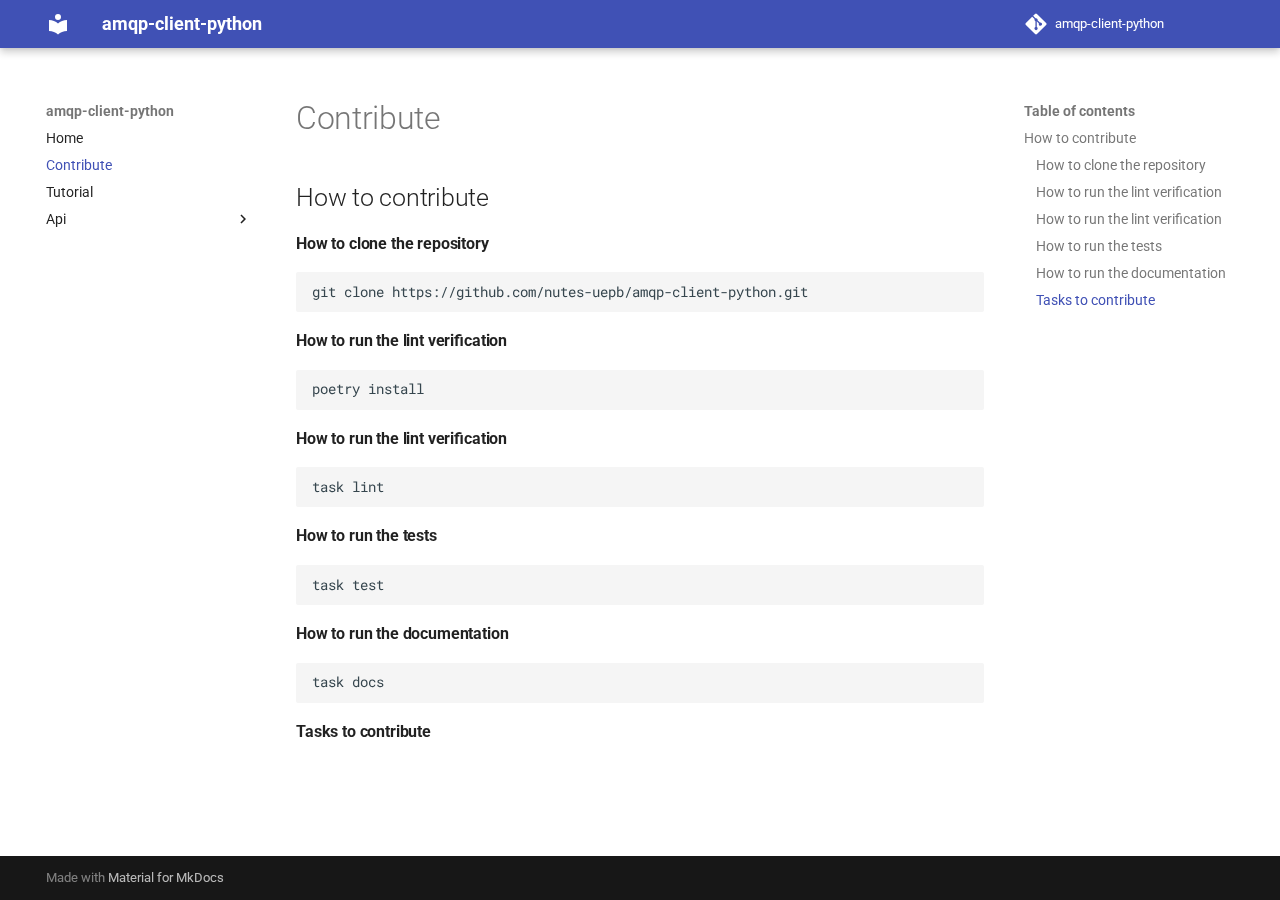
<file: contribute/index.html>
<!doctype html>
<html lang="en" class="no-js">
  <head>
    
      <meta charset="utf-8">
      <meta name="viewport" content="width=device-width,initial-scale=1">
      
      
      
      
        <link rel="prev" href="..">
      
      
        <link rel="next" href="../tutorial/">
      
      <link rel="icon" href="../assets/images/favicon.png">
      <meta name="generator" content="mkdocs-1.5.3, mkdocs-material-9.1.21">
    
    
      
        <title>Contribute - amqp-client-python</title>
      
    
    
      <link rel="stylesheet" href="../assets/stylesheets/main.eebd395e.min.css">
      
      

    
    
    
      
        
        
        <link rel="preconnect" href="https://fonts.gstatic.com" crossorigin>
        <link rel="stylesheet" href="https://fonts.googleapis.com/css?family=Roboto:300,300i,400,400i,700,700i%7CRoboto+Mono:400,400i,700,700i&display=fallback">
        <style>:root{--md-text-font:"Roboto";--md-code-font:"Roboto Mono"}</style>
      
    
    
      <link rel="stylesheet" href="../assets/_mkdocstrings.css">
    
      <link rel="stylesheet" href="../stylesheets/extra.css">
    
    <script>__md_scope=new URL("..",location),__md_hash=e=>[...e].reduce((e,_)=>(e<<5)-e+_.charCodeAt(0),0),__md_get=(e,_=localStorage,t=__md_scope)=>JSON.parse(_.getItem(t.pathname+"."+e)),__md_set=(e,_,t=localStorage,a=__md_scope)=>{try{t.setItem(a.pathname+"."+e,JSON.stringify(_))}catch(e){}}</script>
    
      

    
    
    
  </head>
  
  
    <body dir="ltr">
  
    
    
      <script>var palette=__md_get("__palette");if(palette&&"object"==typeof palette.color)for(var key of Object.keys(palette.color))document.body.setAttribute("data-md-color-"+key,palette.color[key])</script>
    
    <input class="md-toggle" data-md-toggle="drawer" type="checkbox" id="__drawer" autocomplete="off">
    <input class="md-toggle" data-md-toggle="search" type="checkbox" id="__search" autocomplete="off">
    <label class="md-overlay" for="__drawer"></label>
    <div data-md-component="skip">
      
        
        <a href="#how_to_contribute" class="md-skip">
          Skip to content
        </a>
      
    </div>
    <div data-md-component="announce">
      
    </div>
    
    
      

  

<header class="md-header md-header--shadow" data-md-component="header">
  <nav class="md-header__inner md-grid" aria-label="Header">
    <a href=".." title="amqp-client-python" class="md-header__button md-logo" aria-label="amqp-client-python" data-md-component="logo">
      
  
  <svg xmlns="http://www.w3.org/2000/svg" viewBox="0 0 24 24"><path d="M12 8a3 3 0 0 0 3-3 3 3 0 0 0-3-3 3 3 0 0 0-3 3 3 3 0 0 0 3 3m0 3.54C9.64 9.35 6.5 8 3 8v11c3.5 0 6.64 1.35 9 3.54 2.36-2.19 5.5-3.54 9-3.54V8c-3.5 0-6.64 1.35-9 3.54Z"/></svg>

    </a>
    <label class="md-header__button md-icon" for="__drawer">
      <svg xmlns="http://www.w3.org/2000/svg" viewBox="0 0 24 24"><path d="M3 6h18v2H3V6m0 5h18v2H3v-2m0 5h18v2H3v-2Z"/></svg>
    </label>
    <div class="md-header__title" data-md-component="header-title">
      <div class="md-header__ellipsis">
        <div class="md-header__topic">
          <span class="md-ellipsis">
            amqp-client-python
          </span>
        </div>
        <div class="md-header__topic" data-md-component="header-topic">
          <span class="md-ellipsis">
            
              Contribute
            
          </span>
        </div>
      </div>
    </div>
    
    
    
    
      <div class="md-header__source">
        <a href="https://github.com/nutes-uepb/amqp-client-python" title="Go to repository" class="md-source" data-md-component="source">
  <div class="md-source__icon md-icon">
    
    <svg xmlns="http://www.w3.org/2000/svg" viewBox="0 0 448 512"><!--! Font Awesome Free 6.4.0 by @fontawesome - https://fontawesome.com License - https://fontawesome.com/license/free (Icons: CC BY 4.0, Fonts: SIL OFL 1.1, Code: MIT License) Copyright 2023 Fonticons, Inc.--><path d="M439.55 236.05 244 40.45a28.87 28.87 0 0 0-40.81 0l-40.66 40.63 51.52 51.52c27.06-9.14 52.68 16.77 43.39 43.68l49.66 49.66c34.23-11.8 61.18 31 35.47 56.69-26.49 26.49-70.21-2.87-56-37.34L240.22 199v121.85c25.3 12.54 22.26 41.85 9.08 55a34.34 34.34 0 0 1-48.55 0c-17.57-17.6-11.07-46.91 11.25-56v-123c-20.8-8.51-24.6-30.74-18.64-45L142.57 101 8.45 235.14a28.86 28.86 0 0 0 0 40.81l195.61 195.6a28.86 28.86 0 0 0 40.8 0l194.69-194.69a28.86 28.86 0 0 0 0-40.81z"/></svg>
  </div>
  <div class="md-source__repository">
    amqp-client-python
  </div>
</a>
      </div>
    
  </nav>
  
</header>
    
    <div class="md-container" data-md-component="container">
      
      
        
          
        
      
      <main class="md-main" data-md-component="main">
        <div class="md-main__inner md-grid">
          
            
              
              <div class="md-sidebar md-sidebar--primary" data-md-component="sidebar" data-md-type="navigation" >
                <div class="md-sidebar__scrollwrap">
                  <div class="md-sidebar__inner">
                    


<nav class="md-nav md-nav--primary" aria-label="Navigation" data-md-level="0">
  <label class="md-nav__title" for="__drawer">
    <a href=".." title="amqp-client-python" class="md-nav__button md-logo" aria-label="amqp-client-python" data-md-component="logo">
      
  
  <svg xmlns="http://www.w3.org/2000/svg" viewBox="0 0 24 24"><path d="M12 8a3 3 0 0 0 3-3 3 3 0 0 0-3-3 3 3 0 0 0-3 3 3 3 0 0 0 3 3m0 3.54C9.64 9.35 6.5 8 3 8v11c3.5 0 6.64 1.35 9 3.54 2.36-2.19 5.5-3.54 9-3.54V8c-3.5 0-6.64 1.35-9 3.54Z"/></svg>

    </a>
    amqp-client-python
  </label>
  
    <div class="md-nav__source">
      <a href="https://github.com/nutes-uepb/amqp-client-python" title="Go to repository" class="md-source" data-md-component="source">
  <div class="md-source__icon md-icon">
    
    <svg xmlns="http://www.w3.org/2000/svg" viewBox="0 0 448 512"><!--! Font Awesome Free 6.4.0 by @fontawesome - https://fontawesome.com License - https://fontawesome.com/license/free (Icons: CC BY 4.0, Fonts: SIL OFL 1.1, Code: MIT License) Copyright 2023 Fonticons, Inc.--><path d="M439.55 236.05 244 40.45a28.87 28.87 0 0 0-40.81 0l-40.66 40.63 51.52 51.52c27.06-9.14 52.68 16.77 43.39 43.68l49.66 49.66c34.23-11.8 61.18 31 35.47 56.69-26.49 26.49-70.21-2.87-56-37.34L240.22 199v121.85c25.3 12.54 22.26 41.85 9.08 55a34.34 34.34 0 0 1-48.55 0c-17.57-17.6-11.07-46.91 11.25-56v-123c-20.8-8.51-24.6-30.74-18.64-45L142.57 101 8.45 235.14a28.86 28.86 0 0 0 0 40.81l195.61 195.6a28.86 28.86 0 0 0 40.8 0l194.69-194.69a28.86 28.86 0 0 0 0-40.81z"/></svg>
  </div>
  <div class="md-source__repository">
    amqp-client-python
  </div>
</a>
    </div>
  
  <ul class="md-nav__list" data-md-scrollfix>
    
      
      
      

  
  
  
    <li class="md-nav__item">
      <a href=".." class="md-nav__link">
        Home
      </a>
    </li>
  

    
      
      
      

  
  
    
  
  
    <li class="md-nav__item md-nav__item--active">
      
      <input class="md-nav__toggle md-toggle" type="checkbox" id="__toc">
      
      
      
        <label class="md-nav__link md-nav__link--active" for="__toc">
          Contribute
          <span class="md-nav__icon md-icon"></span>
        </label>
      
      <a href="./" class="md-nav__link md-nav__link--active">
        Contribute
      </a>
      
        

<nav class="md-nav md-nav--secondary" aria-label="Table of contents">
  
  
  
  
    <label class="md-nav__title" for="__toc">
      <span class="md-nav__icon md-icon"></span>
      Table of contents
    </label>
    <ul class="md-nav__list" data-md-component="toc" data-md-scrollfix>
      
        <li class="md-nav__item">
  <a href="#how_to_contribute" class="md-nav__link">
    How to contribute
  </a>
  
    <nav class="md-nav" aria-label="How to contribute">
      <ul class="md-nav__list">
        
          <li class="md-nav__item">
  <a href="#how_to_clone_the_repository" class="md-nav__link">
    How to clone the repository
  </a>
  
</li>
        
          <li class="md-nav__item">
  <a href="#how_to_run_the_lint_verification" class="md-nav__link">
    How to run the lint verification
  </a>
  
</li>
        
          <li class="md-nav__item">
  <a href="#how_to_run_the_lint_verification_1" class="md-nav__link">
    How to run the lint verification
  </a>
  
</li>
        
          <li class="md-nav__item">
  <a href="#how_to_run_the_tests" class="md-nav__link">
    How to run the tests
  </a>
  
</li>
        
          <li class="md-nav__item">
  <a href="#how_to_run_the_documentation" class="md-nav__link">
    How to run the documentation
  </a>
  
</li>
        
          <li class="md-nav__item">
  <a href="#tasks_to_contribute" class="md-nav__link">
    Tasks to contribute
  </a>
  
</li>
        
      </ul>
    </nav>
  
</li>
      
    </ul>
  
</nav>
      
    </li>
  

    
      
      
      

  
  
  
    <li class="md-nav__item">
      <a href="../tutorial/" class="md-nav__link">
        Tutorial
      </a>
    </li>
  

    
      
      
      

  
  
  
    
    <li class="md-nav__item md-nav__item--nested">
      
      
      
      
      <input class="md-nav__toggle md-toggle " type="checkbox" id="__nav_4" >
      
      
      
        <label class="md-nav__link" for="__nav_4" id="__nav_4_label" tabindex="0">
          Api
          <span class="md-nav__icon md-icon"></span>
        </label>
      
      <nav class="md-nav" data-md-level="1" aria-labelledby="__nav_4_label" aria-expanded="false">
        <label class="md-nav__title" for="__nav_4">
          <span class="md-nav__icon md-icon"></span>
          Api
        </label>
        <ul class="md-nav__list" data-md-scrollfix>
          
            
              
  
  
  
    
    <li class="md-nav__item md-nav__item--nested">
      
      
      
      
      <input class="md-nav__toggle md-toggle " type="checkbox" id="__nav_4_1" >
      
      
      
        <label class="md-nav__link" for="__nav_4_1" id="__nav_4_1_label" tabindex="0">
          Domain
          <span class="md-nav__icon md-icon"></span>
        </label>
      
      <nav class="md-nav" data-md-level="2" aria-labelledby="__nav_4_1_label" aria-expanded="false">
        <label class="md-nav__title" for="__nav_4_1">
          <span class="md-nav__icon md-icon"></span>
          Domain
        </label>
        <ul class="md-nav__list" data-md-scrollfix>
          
            
              
  
  
  
    <li class="md-nav__item">
      <a href="../api/domain/config/" class="md-nav__link">
        Config
      </a>
    </li>
  

            
          
            
              
  
  
  
    <li class="md-nav__item">
      <a href="../api/domain/options/" class="md-nav__link">
        Options
      </a>
    </li>
  

            
          
            
              
  
  
  
    <li class="md-nav__item">
      <a href="../api/domain/ssl_options/" class="md-nav__link">
        Ssl options
      </a>
    </li>
  

            
          
        </ul>
      </nav>
    </li>
  

            
          
            
              
  
  
  
    
    <li class="md-nav__item md-nav__item--nested">
      
      
      
      
      <input class="md-nav__toggle md-toggle " type="checkbox" id="__nav_4_2" >
      
      
      
        <label class="md-nav__link" for="__nav_4_2" id="__nav_4_2_label" tabindex="0">
          Rabbitmq
          <span class="md-nav__icon md-icon"></span>
        </label>
      
      <nav class="md-nav" data-md-level="2" aria-labelledby="__nav_4_2_label" aria-expanded="false">
        <label class="md-nav__title" for="__nav_4_2">
          <span class="md-nav__icon md-icon"></span>
          Rabbitmq
        </label>
        <ul class="md-nav__list" data-md-scrollfix>
          
            
              
  
  
  
    <li class="md-nav__item">
      <a href="../api/rabbitmq/async_eventbus/" class="md-nav__link">
        Async eventbus
      </a>
    </li>
  

            
          
        </ul>
      </nav>
    </li>
  

            
          
        </ul>
      </nav>
    </li>
  

    
  </ul>
</nav>
                  </div>
                </div>
              </div>
            
            
              
              <div class="md-sidebar md-sidebar--secondary" data-md-component="sidebar" data-md-type="toc" >
                <div class="md-sidebar__scrollwrap">
                  <div class="md-sidebar__inner">
                    

<nav class="md-nav md-nav--secondary" aria-label="Table of contents">
  
  
  
  
    <label class="md-nav__title" for="__toc">
      <span class="md-nav__icon md-icon"></span>
      Table of contents
    </label>
    <ul class="md-nav__list" data-md-component="toc" data-md-scrollfix>
      
        <li class="md-nav__item">
  <a href="#how_to_contribute" class="md-nav__link">
    How to contribute
  </a>
  
    <nav class="md-nav" aria-label="How to contribute">
      <ul class="md-nav__list">
        
          <li class="md-nav__item">
  <a href="#how_to_clone_the_repository" class="md-nav__link">
    How to clone the repository
  </a>
  
</li>
        
          <li class="md-nav__item">
  <a href="#how_to_run_the_lint_verification" class="md-nav__link">
    How to run the lint verification
  </a>
  
</li>
        
          <li class="md-nav__item">
  <a href="#how_to_run_the_lint_verification_1" class="md-nav__link">
    How to run the lint verification
  </a>
  
</li>
        
          <li class="md-nav__item">
  <a href="#how_to_run_the_tests" class="md-nav__link">
    How to run the tests
  </a>
  
</li>
        
          <li class="md-nav__item">
  <a href="#how_to_run_the_documentation" class="md-nav__link">
    How to run the documentation
  </a>
  
</li>
        
          <li class="md-nav__item">
  <a href="#tasks_to_contribute" class="md-nav__link">
    Tasks to contribute
  </a>
  
</li>
        
      </ul>
    </nav>
  
</li>
      
    </ul>
  
</nav>
                  </div>
                </div>
              </div>
            
          
          
            <div class="md-content" data-md-component="content">
              <article class="md-content__inner md-typeset">
                
                  

  
  


  <h1>Contribute</h1>

<h2 id="how_to_contribute">How to contribute<a class="headerlink" href="#how_to_contribute" title="Permanent link">#</a></h2>
<h4 id="how_to_clone_the_repository">How to clone the repository<a class="headerlink" href="#how_to_clone_the_repository" title="Permanent link">#</a></h4>
<pre><code>git clone https://github.com/nutes-uepb/amqp-client-python.git
</code></pre>
<h4 id="how_to_run_the_lint_verification">How to run the lint verification<a class="headerlink" href="#how_to_run_the_lint_verification" title="Permanent link">#</a></h4>
<pre><code>poetry install
</code></pre>
<h4 id="how_to_run_the_lint_verification_1">How to run the lint verification<a class="headerlink" href="#how_to_run_the_lint_verification_1" title="Permanent link">#</a></h4>
<pre><code>task lint
</code></pre>
<h4 id="how_to_run_the_tests">How to run the tests<a class="headerlink" href="#how_to_run_the_tests" title="Permanent link">#</a></h4>
<pre><code>task test
</code></pre>
<h4 id="how_to_run_the_documentation">How to run the documentation<a class="headerlink" href="#how_to_run_the_documentation" title="Permanent link">#</a></h4>
<pre><code>task docs
</code></pre>
<h4 id="tasks_to_contribute">Tasks to contribute<a class="headerlink" href="#tasks_to_contribute" title="Permanent link">#</a></h4>





                
              </article>
            </div>
          
          
        </div>
        
      </main>
      
        <footer class="md-footer">
  
  <div class="md-footer-meta md-typeset">
    <div class="md-footer-meta__inner md-grid">
      <div class="md-copyright">
  
  
    Made with
    <a href="https://squidfunk.github.io/mkdocs-material/" target="_blank" rel="noopener">
      Material for MkDocs
    </a>
  
</div>
      
    </div>
  </div>
</footer>
      
    </div>
    <div class="md-dialog" data-md-component="dialog">
      <div class="md-dialog__inner md-typeset"></div>
    </div>
    
    <script id="__config" type="application/json">{"base": "..", "features": [], "search": "../assets/javascripts/workers/search.74e28a9f.min.js", "translations": {"clipboard.copied": "Copied to clipboard", "clipboard.copy": "Copy to clipboard", "search.result.more.one": "1 more on this page", "search.result.more.other": "# more on this page", "search.result.none": "No matching documents", "search.result.one": "1 matching document", "search.result.other": "# matching documents", "search.result.placeholder": "Type to start searching", "search.result.term.missing": "Missing", "select.version": "Select version"}}</script>
    
    
      <script src="../assets/javascripts/bundle.220ee61c.min.js"></script>
      
    
  </body>
</html>
</file>
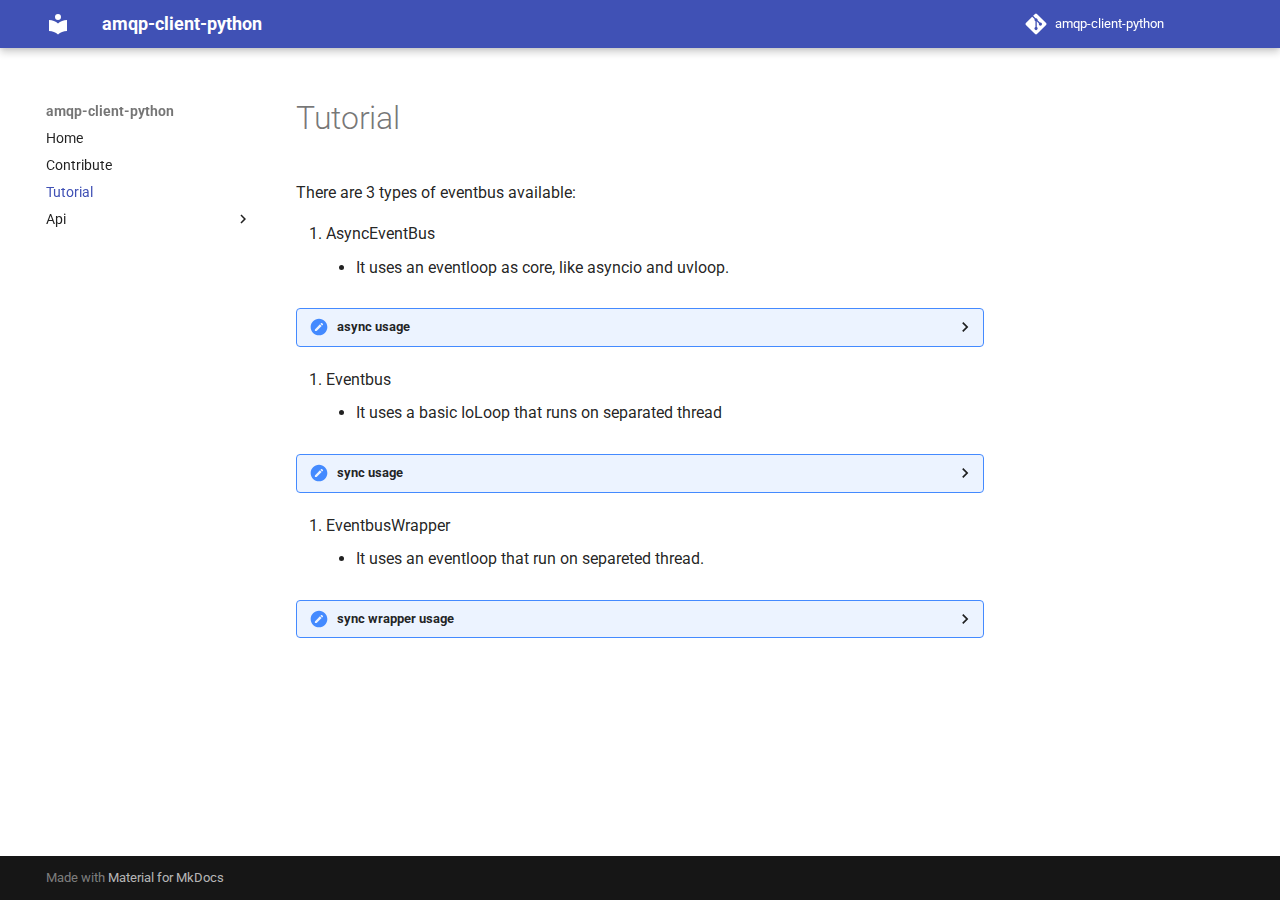
<file: tutorial/index.html>
<!doctype html>
<html lang="en" class="no-js">
  <head>
    
      <meta charset="utf-8">
      <meta name="viewport" content="width=device-width,initial-scale=1">
      
      
      
      
        <link rel="prev" href="../contribute/">
      
      
        <link rel="next" href="../api/domain/config/">
      
      <link rel="icon" href="../assets/images/favicon.png">
      <meta name="generator" content="mkdocs-1.5.3, mkdocs-material-9.1.21">
    
    
      
        <title>Tutorial - amqp-client-python</title>
      
    
    
      <link rel="stylesheet" href="../assets/stylesheets/main.eebd395e.min.css">
      
      

    
    
    
      
        
        
        <link rel="preconnect" href="https://fonts.gstatic.com" crossorigin>
        <link rel="stylesheet" href="https://fonts.googleapis.com/css?family=Roboto:300,300i,400,400i,700,700i%7CRoboto+Mono:400,400i,700,700i&display=fallback">
        <style>:root{--md-text-font:"Roboto";--md-code-font:"Roboto Mono"}</style>
      
    
    
      <link rel="stylesheet" href="../assets/_mkdocstrings.css">
    
      <link rel="stylesheet" href="../stylesheets/extra.css">
    
    <script>__md_scope=new URL("..",location),__md_hash=e=>[...e].reduce((e,_)=>(e<<5)-e+_.charCodeAt(0),0),__md_get=(e,_=localStorage,t=__md_scope)=>JSON.parse(_.getItem(t.pathname+"."+e)),__md_set=(e,_,t=localStorage,a=__md_scope)=>{try{t.setItem(a.pathname+"."+e,JSON.stringify(_))}catch(e){}}</script>
    
      

    
    
    
  </head>
  
  
    <body dir="ltr">
  
    
    
      <script>var palette=__md_get("__palette");if(palette&&"object"==typeof palette.color)for(var key of Object.keys(palette.color))document.body.setAttribute("data-md-color-"+key,palette.color[key])</script>
    
    <input class="md-toggle" data-md-toggle="drawer" type="checkbox" id="__drawer" autocomplete="off">
    <input class="md-toggle" data-md-toggle="search" type="checkbox" id="__search" autocomplete="off">
    <label class="md-overlay" for="__drawer"></label>
    <div data-md-component="skip">
      
    </div>
    <div data-md-component="announce">
      
    </div>
    
    
      

  

<header class="md-header md-header--shadow" data-md-component="header">
  <nav class="md-header__inner md-grid" aria-label="Header">
    <a href=".." title="amqp-client-python" class="md-header__button md-logo" aria-label="amqp-client-python" data-md-component="logo">
      
  
  <svg xmlns="http://www.w3.org/2000/svg" viewBox="0 0 24 24"><path d="M12 8a3 3 0 0 0 3-3 3 3 0 0 0-3-3 3 3 0 0 0-3 3 3 3 0 0 0 3 3m0 3.54C9.64 9.35 6.5 8 3 8v11c3.5 0 6.64 1.35 9 3.54 2.36-2.19 5.5-3.54 9-3.54V8c-3.5 0-6.64 1.35-9 3.54Z"/></svg>

    </a>
    <label class="md-header__button md-icon" for="__drawer">
      <svg xmlns="http://www.w3.org/2000/svg" viewBox="0 0 24 24"><path d="M3 6h18v2H3V6m0 5h18v2H3v-2m0 5h18v2H3v-2Z"/></svg>
    </label>
    <div class="md-header__title" data-md-component="header-title">
      <div class="md-header__ellipsis">
        <div class="md-header__topic">
          <span class="md-ellipsis">
            amqp-client-python
          </span>
        </div>
        <div class="md-header__topic" data-md-component="header-topic">
          <span class="md-ellipsis">
            
              Tutorial
            
          </span>
        </div>
      </div>
    </div>
    
    
    
    
      <div class="md-header__source">
        <a href="https://github.com/nutes-uepb/amqp-client-python" title="Go to repository" class="md-source" data-md-component="source">
  <div class="md-source__icon md-icon">
    
    <svg xmlns="http://www.w3.org/2000/svg" viewBox="0 0 448 512"><!--! Font Awesome Free 6.4.0 by @fontawesome - https://fontawesome.com License - https://fontawesome.com/license/free (Icons: CC BY 4.0, Fonts: SIL OFL 1.1, Code: MIT License) Copyright 2023 Fonticons, Inc.--><path d="M439.55 236.05 244 40.45a28.87 28.87 0 0 0-40.81 0l-40.66 40.63 51.52 51.52c27.06-9.14 52.68 16.77 43.39 43.68l49.66 49.66c34.23-11.8 61.18 31 35.47 56.69-26.49 26.49-70.21-2.87-56-37.34L240.22 199v121.85c25.3 12.54 22.26 41.85 9.08 55a34.34 34.34 0 0 1-48.55 0c-17.57-17.6-11.07-46.91 11.25-56v-123c-20.8-8.51-24.6-30.74-18.64-45L142.57 101 8.45 235.14a28.86 28.86 0 0 0 0 40.81l195.61 195.6a28.86 28.86 0 0 0 40.8 0l194.69-194.69a28.86 28.86 0 0 0 0-40.81z"/></svg>
  </div>
  <div class="md-source__repository">
    amqp-client-python
  </div>
</a>
      </div>
    
  </nav>
  
</header>
    
    <div class="md-container" data-md-component="container">
      
      
        
          
        
      
      <main class="md-main" data-md-component="main">
        <div class="md-main__inner md-grid">
          
            
              
              <div class="md-sidebar md-sidebar--primary" data-md-component="sidebar" data-md-type="navigation" >
                <div class="md-sidebar__scrollwrap">
                  <div class="md-sidebar__inner">
                    


<nav class="md-nav md-nav--primary" aria-label="Navigation" data-md-level="0">
  <label class="md-nav__title" for="__drawer">
    <a href=".." title="amqp-client-python" class="md-nav__button md-logo" aria-label="amqp-client-python" data-md-component="logo">
      
  
  <svg xmlns="http://www.w3.org/2000/svg" viewBox="0 0 24 24"><path d="M12 8a3 3 0 0 0 3-3 3 3 0 0 0-3-3 3 3 0 0 0-3 3 3 3 0 0 0 3 3m0 3.54C9.64 9.35 6.5 8 3 8v11c3.5 0 6.64 1.35 9 3.54 2.36-2.19 5.5-3.54 9-3.54V8c-3.5 0-6.64 1.35-9 3.54Z"/></svg>

    </a>
    amqp-client-python
  </label>
  
    <div class="md-nav__source">
      <a href="https://github.com/nutes-uepb/amqp-client-python" title="Go to repository" class="md-source" data-md-component="source">
  <div class="md-source__icon md-icon">
    
    <svg xmlns="http://www.w3.org/2000/svg" viewBox="0 0 448 512"><!--! Font Awesome Free 6.4.0 by @fontawesome - https://fontawesome.com License - https://fontawesome.com/license/free (Icons: CC BY 4.0, Fonts: SIL OFL 1.1, Code: MIT License) Copyright 2023 Fonticons, Inc.--><path d="M439.55 236.05 244 40.45a28.87 28.87 0 0 0-40.81 0l-40.66 40.63 51.52 51.52c27.06-9.14 52.68 16.77 43.39 43.68l49.66 49.66c34.23-11.8 61.18 31 35.47 56.69-26.49 26.49-70.21-2.87-56-37.34L240.22 199v121.85c25.3 12.54 22.26 41.85 9.08 55a34.34 34.34 0 0 1-48.55 0c-17.57-17.6-11.07-46.91 11.25-56v-123c-20.8-8.51-24.6-30.74-18.64-45L142.57 101 8.45 235.14a28.86 28.86 0 0 0 0 40.81l195.61 195.6a28.86 28.86 0 0 0 40.8 0l194.69-194.69a28.86 28.86 0 0 0 0-40.81z"/></svg>
  </div>
  <div class="md-source__repository">
    amqp-client-python
  </div>
</a>
    </div>
  
  <ul class="md-nav__list" data-md-scrollfix>
    
      
      
      

  
  
  
    <li class="md-nav__item">
      <a href=".." class="md-nav__link">
        Home
      </a>
    </li>
  

    
      
      
      

  
  
  
    <li class="md-nav__item">
      <a href="../contribute/" class="md-nav__link">
        Contribute
      </a>
    </li>
  

    
      
      
      

  
  
    
  
  
    <li class="md-nav__item md-nav__item--active">
      
      <input class="md-nav__toggle md-toggle" type="checkbox" id="__toc">
      
      
      
      <a href="./" class="md-nav__link md-nav__link--active">
        Tutorial
      </a>
      
    </li>
  

    
      
      
      

  
  
  
    
    <li class="md-nav__item md-nav__item--nested">
      
      
      
      
      <input class="md-nav__toggle md-toggle " type="checkbox" id="__nav_4" >
      
      
      
        <label class="md-nav__link" for="__nav_4" id="__nav_4_label" tabindex="0">
          Api
          <span class="md-nav__icon md-icon"></span>
        </label>
      
      <nav class="md-nav" data-md-level="1" aria-labelledby="__nav_4_label" aria-expanded="false">
        <label class="md-nav__title" for="__nav_4">
          <span class="md-nav__icon md-icon"></span>
          Api
        </label>
        <ul class="md-nav__list" data-md-scrollfix>
          
            
              
  
  
  
    
    <li class="md-nav__item md-nav__item--nested">
      
      
      
      
      <input class="md-nav__toggle md-toggle " type="checkbox" id="__nav_4_1" >
      
      
      
        <label class="md-nav__link" for="__nav_4_1" id="__nav_4_1_label" tabindex="0">
          Domain
          <span class="md-nav__icon md-icon"></span>
        </label>
      
      <nav class="md-nav" data-md-level="2" aria-labelledby="__nav_4_1_label" aria-expanded="false">
        <label class="md-nav__title" for="__nav_4_1">
          <span class="md-nav__icon md-icon"></span>
          Domain
        </label>
        <ul class="md-nav__list" data-md-scrollfix>
          
            
              
  
  
  
    <li class="md-nav__item">
      <a href="../api/domain/config/" class="md-nav__link">
        Config
      </a>
    </li>
  

            
          
            
              
  
  
  
    <li class="md-nav__item">
      <a href="../api/domain/options/" class="md-nav__link">
        Options
      </a>
    </li>
  

            
          
            
              
  
  
  
    <li class="md-nav__item">
      <a href="../api/domain/ssl_options/" class="md-nav__link">
        Ssl options
      </a>
    </li>
  

            
          
        </ul>
      </nav>
    </li>
  

            
          
            
              
  
  
  
    
    <li class="md-nav__item md-nav__item--nested">
      
      
      
      
      <input class="md-nav__toggle md-toggle " type="checkbox" id="__nav_4_2" >
      
      
      
        <label class="md-nav__link" for="__nav_4_2" id="__nav_4_2_label" tabindex="0">
          Rabbitmq
          <span class="md-nav__icon md-icon"></span>
        </label>
      
      <nav class="md-nav" data-md-level="2" aria-labelledby="__nav_4_2_label" aria-expanded="false">
        <label class="md-nav__title" for="__nav_4_2">
          <span class="md-nav__icon md-icon"></span>
          Rabbitmq
        </label>
        <ul class="md-nav__list" data-md-scrollfix>
          
            
              
  
  
  
    <li class="md-nav__item">
      <a href="../api/rabbitmq/async_eventbus/" class="md-nav__link">
        Async eventbus
      </a>
    </li>
  

            
          
        </ul>
      </nav>
    </li>
  

            
          
        </ul>
      </nav>
    </li>
  

    
  </ul>
</nav>
                  </div>
                </div>
              </div>
            
            
              
              <div class="md-sidebar md-sidebar--secondary" data-md-component="sidebar" data-md-type="toc" >
                <div class="md-sidebar__scrollwrap">
                  <div class="md-sidebar__inner">
                    

<nav class="md-nav md-nav--secondary" aria-label="Table of contents">
  
  
  
  
</nav>
                  </div>
                </div>
              </div>
            
          
          
            <div class="md-content" data-md-component="content">
              <article class="md-content__inner md-typeset">
                
                  

  
  


  <h1>Tutorial</h1>

<p>There are 3 types of eventbus available:</p>
<ol>
<li>AsyncEventBus<ul>
<li>It uses an eventloop as core, like asyncio and uvloop.</li>
</ul>
</li>
</ol>
<details><summary>async usage </summary>

<br>


<pre><code class="language-Python"># basic configuration
from amqp_client_python import (
    AsyncEventbusRabbitMQ,
    Config, Options
)
from amqp_client_python.event import IntegrationEvent, IntegrationEventHandler
config = Config(Options(&quot;queue&quot;, &quot;rpc_queue&quot;, &quot;rpc_exchange&quot;))
eventbus = AsyncEventbusRabbitMQ(config)
# publish
class ExampleEvent(IntegrationEvent):
    EVENT_NAME: str = &quot;ExampleEvent&quot;
    def __init__(self, event_type: str, message = []) -&gt; None:
        super().__init__(self.EVENT_NAME, event_type)
        self.message = message

publish_event = ExampleEvent(rpc_exchange, [&quot;message&quot;])
eventbus.publish(publish_event, rpc_routing_key, &quot;direct&quot;)
# subscribe
class ExampleEventHandler(IntegrationEventHandler):
    async def handle(self, body) -&gt; None:
        print(body) # handle messages
await eventbus.subscribe(subscribe_event, subscribe_event_handle, rpc_routing_key)
# rpc_publish
response = await eventbus.rpc_client(rpc_exchange, &quot;user.find&quot;, [&quot;content_message&quot;])
# provider
async def handle2(*body) -&gt; bytes:
    print(f&quot;body: {body}&quot;)
    return b&quot;content&quot;
await eventbus.provide_resource(&quot;user.find&quot;, handle)
</code></pre>

</details>
<ol>
<li>Eventbus<ul>
<li>It uses a basic IoLoop that runs on separated thread</li>
</ul>
</li>
</ol>
<details><summary>sync usage</summary>


<pre><code class="language-Python">from amqp_client_python import (
    EventbusRabbitMQ,
    Config, Options
)
from amqp_client_python.event import IntegrationEvent, IntegrationEventHandler
from examples.default import queue, rpc_queue, rpc_exchange, rpc_routing_key


class ExampleEvent(IntegrationEvent):
    EVENT_NAME: str = &quot;ExampleEvent&quot;
    ROUTING_KEY: str = rpc_routing_key

    def __init__(self, event_type: str, message = []) -&gt; None:
        super().__init__(self.EVENT_NAME, event_type)
        self.message = message
        self.routing_key = self.ROUTING_KEY


class ExampleEventHandler(IntegrationEventHandler):
    def handle(self, body) -&gt; None:
        print(body,&quot;subscribe&quot;)


config = Config(Options(queue, rpc_queue, rpc_exchange))
eventbus = EventbusRabbitMQ(config=config)

class ExampleEvent(IntegrationEvent):
    EVENT_NAME: str = &quot;ExampleEvent&quot;
    def __init__(self, event_type: str, message = []) -&gt; None:
        super().__init__(self.EVENT_NAME, event_type)
        self.message = message

from time import sleep
from random import randint
def handle(*body):
    print(body[0], &quot;rpc_provider&quot;)
    return f&quot;{body[0]}&quot;.encode(&quot;utf-8&quot;)

subscribe_event = ExampleEvent(rpc_exchange)
publish_event = ExampleEvent(rpc_exchange, [&quot;message&quot;])
subscribe_event_handle = ExampleEventHandler()
eventbus.subscribe(subscribe_event, subscribe_event_handle, rpc_routing_key)
eventbus.provide_resource(rpc_routing_key+&quot;2&quot;, handle)
count = 0
running = True
from concurrent.futures import TimeoutError
while running:
    try:
        count += 1
        if str(count) != eventbus.rpc_client(rpc_exchange, rpc_routing_key+&quot;2&quot;, [f&quot;{count}&quot;]).decode(&quot;utf-8&quot;):
            running = False
        #eventbus.publish(publish_event, rpc_routing_key, &quot;direct&quot;)
        #running = False
    except TimeoutError as err:
        print(&quot;timeout!!!: &quot;, str(err))
    except KeyboardInterrupt:
        running=False
    except BaseException as err:
        print(&quot;Err:&quot;, err)
</code></pre>

</details>
<ol>
<li>EventbusWrapper<ul>
<li>It uses an eventloop that run on separeted thread.</li>
</ul>
</li>
</ol>
<details><summary>sync wrapper usage</summary>


<pre><code class="language-Python">from amqp_client_python import EventbusWrapperRabbitMQ, Config, Options
from amqp_client_python.event import IntegrationEvent, IntegrationEventHandler

config = Config(Options(queue, rpc_queue, rpc_exchange))
eventbus = EventbusWrapperRabbitMQ(config=config)

class ExampleEvent(IntegrationEvent):
    EVENT_NAME: str = &quot;ExampleEvent&quot;
    def __init__(self, event_type: str, message = []) -&gt; None:
        super().__init__(self.EVENT_NAME, event_type)
        self.message = message
class ExampleEventHandler(IntegrationEventHandler):
    async def handle(self, body) -&gt; None:
        print(body,&quot;subscribe&quot;)

async def handle(*body):
    print(body[0], &quot;rpc_provider&quot;)
    return f&quot;{body[0]}&quot;.encode(&quot;utf-8&quot;)

subscribe_event = ExampleEvent(rpc_exchange)
publish_event = ExampleEvent(rpc_exchange, [&quot;message&quot;])
subscribe_event_handle = ExampleEventHandler()
# rpc_provider
eventbus.provide_resource(rpc_routing_key+&quot;2&quot;, handle).result()
# subscribe
eventbus.subscribe(subscribe_event, subscribe_event_handle, rpc_routing_key).result()
count = 0
running = True
while running:
    try:
        count += 1
        # rpc_client call
        eventbus.rpc_client(rpc_exchange, rpc_routing_key+&quot;2&quot;, [f&quot;{count}&quot;]).result().decode(&quot;utf-8&quot;)
        # publish
        eventbus.publish(publish_event, rpc_routing_key, &quot;direct&quot;).result()
        #running = False
    except KeyboardInterrupt:
        running=False
    except BaseException as err:
        print(&quot;Err:&quot;, err)
</code></pre>

</details>





                
              </article>
            </div>
          
          
        </div>
        
      </main>
      
        <footer class="md-footer">
  
  <div class="md-footer-meta md-typeset">
    <div class="md-footer-meta__inner md-grid">
      <div class="md-copyright">
  
  
    Made with
    <a href="https://squidfunk.github.io/mkdocs-material/" target="_blank" rel="noopener">
      Material for MkDocs
    </a>
  
</div>
      
    </div>
  </div>
</footer>
      
    </div>
    <div class="md-dialog" data-md-component="dialog">
      <div class="md-dialog__inner md-typeset"></div>
    </div>
    
    <script id="__config" type="application/json">{"base": "..", "features": [], "search": "../assets/javascripts/workers/search.74e28a9f.min.js", "translations": {"clipboard.copied": "Copied to clipboard", "clipboard.copy": "Copy to clipboard", "search.result.more.one": "1 more on this page", "search.result.more.other": "# more on this page", "search.result.none": "No matching documents", "search.result.one": "1 matching document", "search.result.other": "# matching documents", "search.result.placeholder": "Type to start searching", "search.result.term.missing": "Missing", "select.version": "Select version"}}</script>
    
    
      <script src="../assets/javascripts/bundle.220ee61c.min.js"></script>
      
    
  </body>
</html>
</file>
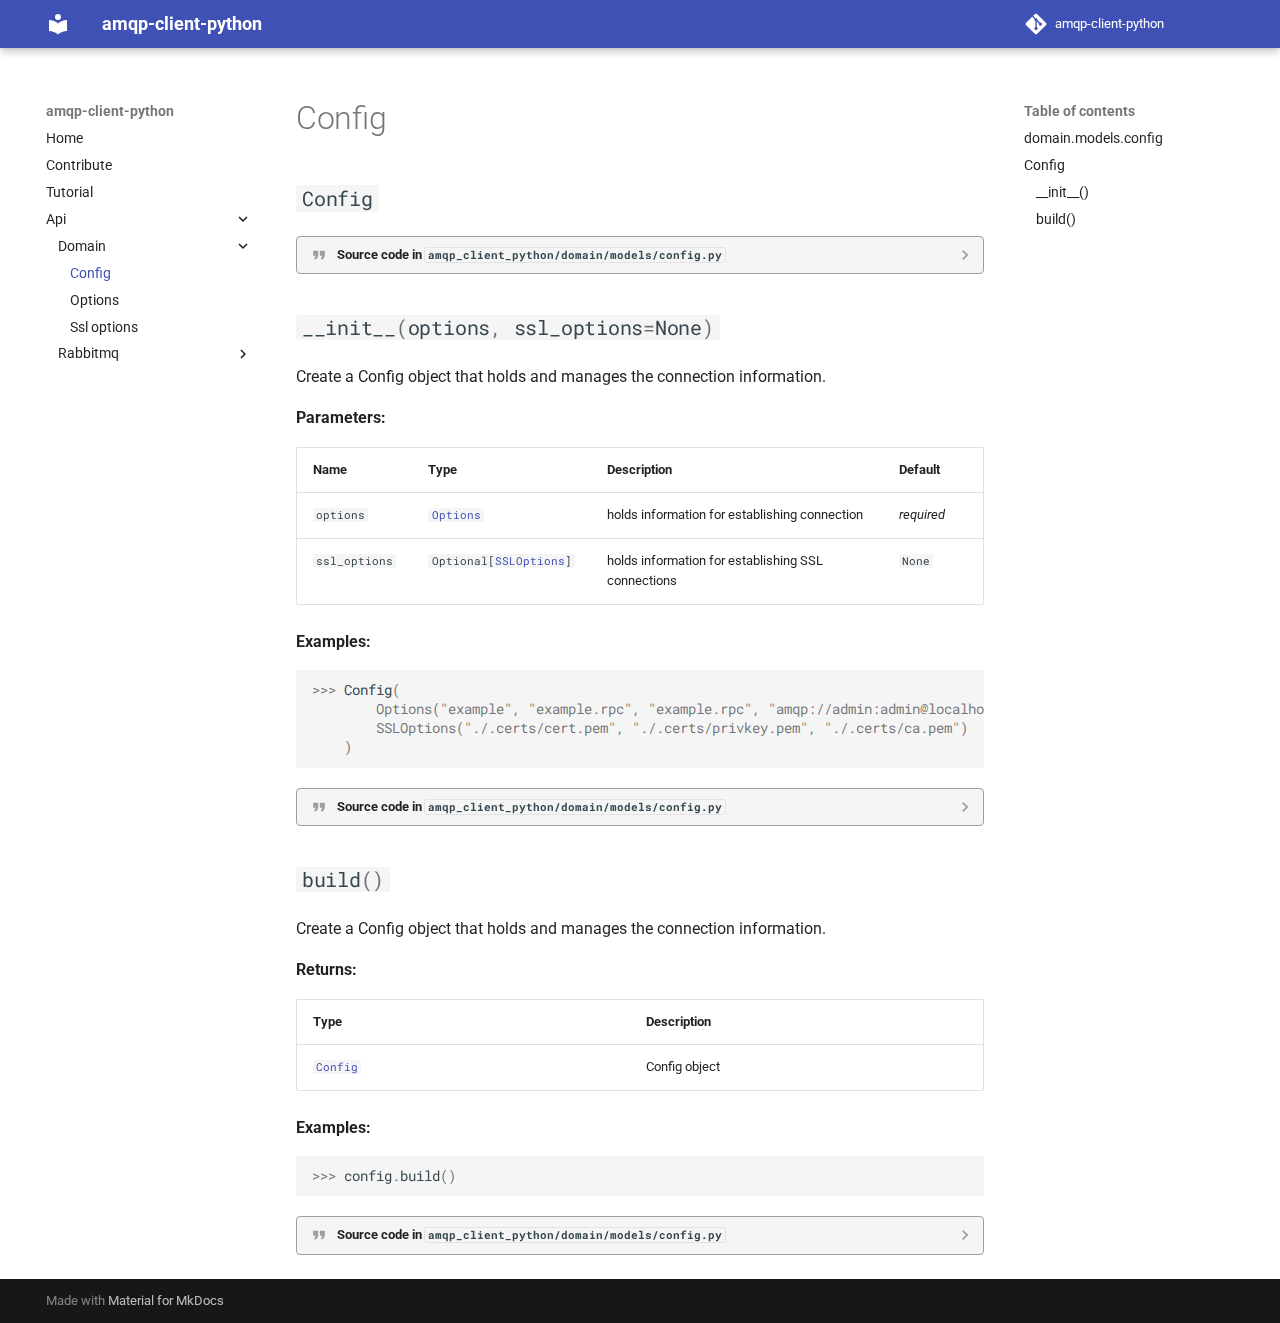
<file: api/domain/config/index.html>
<!doctype html>
<html lang="en" class="no-js">
  <head>
    
      <meta charset="utf-8">
      <meta name="viewport" content="width=device-width,initial-scale=1">
      
      
      
      
        <link rel="prev" href="../../../tutorial/">
      
      
        <link rel="next" href="../options/">
      
      <link rel="icon" href="../../../assets/images/favicon.png">
      <meta name="generator" content="mkdocs-1.5.3, mkdocs-material-9.1.21">
    
    
      
        <title>Config - amqp-client-python</title>
      
    
    
      <link rel="stylesheet" href="../../../assets/stylesheets/main.eebd395e.min.css">
      
      

    
    
    
      
        
        
        <link rel="preconnect" href="https://fonts.gstatic.com" crossorigin>
        <link rel="stylesheet" href="https://fonts.googleapis.com/css?family=Roboto:300,300i,400,400i,700,700i%7CRoboto+Mono:400,400i,700,700i&display=fallback">
        <style>:root{--md-text-font:"Roboto";--md-code-font:"Roboto Mono"}</style>
      
    
    
      <link rel="stylesheet" href="../../../assets/_mkdocstrings.css">
    
      <link rel="stylesheet" href="../../../stylesheets/extra.css">
    
    <script>__md_scope=new URL("../../..",location),__md_hash=e=>[...e].reduce((e,_)=>(e<<5)-e+_.charCodeAt(0),0),__md_get=(e,_=localStorage,t=__md_scope)=>JSON.parse(_.getItem(t.pathname+"."+e)),__md_set=(e,_,t=localStorage,a=__md_scope)=>{try{t.setItem(a.pathname+"."+e,JSON.stringify(_))}catch(e){}}</script>
    
      

    
    
    
  </head>
  
  
    <body dir="ltr">
  
    
    
      <script>var palette=__md_get("__palette");if(palette&&"object"==typeof palette.color)for(var key of Object.keys(palette.color))document.body.setAttribute("data-md-color-"+key,palette.color[key])</script>
    
    <input class="md-toggle" data-md-toggle="drawer" type="checkbox" id="__drawer" autocomplete="off">
    <input class="md-toggle" data-md-toggle="search" type="checkbox" id="__search" autocomplete="off">
    <label class="md-overlay" for="__drawer"></label>
    <div data-md-component="skip">
      
        
        <a href="#domain.models.config" class="md-skip">
          Skip to content
        </a>
      
    </div>
    <div data-md-component="announce">
      
    </div>
    
    
      

  

<header class="md-header md-header--shadow" data-md-component="header">
  <nav class="md-header__inner md-grid" aria-label="Header">
    <a href="../../.." title="amqp-client-python" class="md-header__button md-logo" aria-label="amqp-client-python" data-md-component="logo">
      
  
  <svg xmlns="http://www.w3.org/2000/svg" viewBox="0 0 24 24"><path d="M12 8a3 3 0 0 0 3-3 3 3 0 0 0-3-3 3 3 0 0 0-3 3 3 3 0 0 0 3 3m0 3.54C9.64 9.35 6.5 8 3 8v11c3.5 0 6.64 1.35 9 3.54 2.36-2.19 5.5-3.54 9-3.54V8c-3.5 0-6.64 1.35-9 3.54Z"/></svg>

    </a>
    <label class="md-header__button md-icon" for="__drawer">
      <svg xmlns="http://www.w3.org/2000/svg" viewBox="0 0 24 24"><path d="M3 6h18v2H3V6m0 5h18v2H3v-2m0 5h18v2H3v-2Z"/></svg>
    </label>
    <div class="md-header__title" data-md-component="header-title">
      <div class="md-header__ellipsis">
        <div class="md-header__topic">
          <span class="md-ellipsis">
            amqp-client-python
          </span>
        </div>
        <div class="md-header__topic" data-md-component="header-topic">
          <span class="md-ellipsis">
            
              Config
            
          </span>
        </div>
      </div>
    </div>
    
    
    
    
      <div class="md-header__source">
        <a href="https://github.com/nutes-uepb/amqp-client-python" title="Go to repository" class="md-source" data-md-component="source">
  <div class="md-source__icon md-icon">
    
    <svg xmlns="http://www.w3.org/2000/svg" viewBox="0 0 448 512"><!--! Font Awesome Free 6.4.0 by @fontawesome - https://fontawesome.com License - https://fontawesome.com/license/free (Icons: CC BY 4.0, Fonts: SIL OFL 1.1, Code: MIT License) Copyright 2023 Fonticons, Inc.--><path d="M439.55 236.05 244 40.45a28.87 28.87 0 0 0-40.81 0l-40.66 40.63 51.52 51.52c27.06-9.14 52.68 16.77 43.39 43.68l49.66 49.66c34.23-11.8 61.18 31 35.47 56.69-26.49 26.49-70.21-2.87-56-37.34L240.22 199v121.85c25.3 12.54 22.26 41.85 9.08 55a34.34 34.34 0 0 1-48.55 0c-17.57-17.6-11.07-46.91 11.25-56v-123c-20.8-8.51-24.6-30.74-18.64-45L142.57 101 8.45 235.14a28.86 28.86 0 0 0 0 40.81l195.61 195.6a28.86 28.86 0 0 0 40.8 0l194.69-194.69a28.86 28.86 0 0 0 0-40.81z"/></svg>
  </div>
  <div class="md-source__repository">
    amqp-client-python
  </div>
</a>
      </div>
    
  </nav>
  
</header>
    
    <div class="md-container" data-md-component="container">
      
      
        
          
        
      
      <main class="md-main" data-md-component="main">
        <div class="md-main__inner md-grid">
          
            
              
              <div class="md-sidebar md-sidebar--primary" data-md-component="sidebar" data-md-type="navigation" >
                <div class="md-sidebar__scrollwrap">
                  <div class="md-sidebar__inner">
                    


<nav class="md-nav md-nav--primary" aria-label="Navigation" data-md-level="0">
  <label class="md-nav__title" for="__drawer">
    <a href="../../.." title="amqp-client-python" class="md-nav__button md-logo" aria-label="amqp-client-python" data-md-component="logo">
      
  
  <svg xmlns="http://www.w3.org/2000/svg" viewBox="0 0 24 24"><path d="M12 8a3 3 0 0 0 3-3 3 3 0 0 0-3-3 3 3 0 0 0-3 3 3 3 0 0 0 3 3m0 3.54C9.64 9.35 6.5 8 3 8v11c3.5 0 6.64 1.35 9 3.54 2.36-2.19 5.5-3.54 9-3.54V8c-3.5 0-6.64 1.35-9 3.54Z"/></svg>

    </a>
    amqp-client-python
  </label>
  
    <div class="md-nav__source">
      <a href="https://github.com/nutes-uepb/amqp-client-python" title="Go to repository" class="md-source" data-md-component="source">
  <div class="md-source__icon md-icon">
    
    <svg xmlns="http://www.w3.org/2000/svg" viewBox="0 0 448 512"><!--! Font Awesome Free 6.4.0 by @fontawesome - https://fontawesome.com License - https://fontawesome.com/license/free (Icons: CC BY 4.0, Fonts: SIL OFL 1.1, Code: MIT License) Copyright 2023 Fonticons, Inc.--><path d="M439.55 236.05 244 40.45a28.87 28.87 0 0 0-40.81 0l-40.66 40.63 51.52 51.52c27.06-9.14 52.68 16.77 43.39 43.68l49.66 49.66c34.23-11.8 61.18 31 35.47 56.69-26.49 26.49-70.21-2.87-56-37.34L240.22 199v121.85c25.3 12.54 22.26 41.85 9.08 55a34.34 34.34 0 0 1-48.55 0c-17.57-17.6-11.07-46.91 11.25-56v-123c-20.8-8.51-24.6-30.74-18.64-45L142.57 101 8.45 235.14a28.86 28.86 0 0 0 0 40.81l195.61 195.6a28.86 28.86 0 0 0 40.8 0l194.69-194.69a28.86 28.86 0 0 0 0-40.81z"/></svg>
  </div>
  <div class="md-source__repository">
    amqp-client-python
  </div>
</a>
    </div>
  
  <ul class="md-nav__list" data-md-scrollfix>
    
      
      
      

  
  
  
    <li class="md-nav__item">
      <a href="../../.." class="md-nav__link">
        Home
      </a>
    </li>
  

    
      
      
      

  
  
  
    <li class="md-nav__item">
      <a href="../../../contribute/" class="md-nav__link">
        Contribute
      </a>
    </li>
  

    
      
      
      

  
  
  
    <li class="md-nav__item">
      <a href="../../../tutorial/" class="md-nav__link">
        Tutorial
      </a>
    </li>
  

    
      
      
      

  
  
    
  
  
    
    <li class="md-nav__item md-nav__item--active md-nav__item--nested">
      
      
      
      
      <input class="md-nav__toggle md-toggle " type="checkbox" id="__nav_4" checked>
      
      
      
        <label class="md-nav__link" for="__nav_4" id="__nav_4_label" tabindex="0">
          Api
          <span class="md-nav__icon md-icon"></span>
        </label>
      
      <nav class="md-nav" data-md-level="1" aria-labelledby="__nav_4_label" aria-expanded="true">
        <label class="md-nav__title" for="__nav_4">
          <span class="md-nav__icon md-icon"></span>
          Api
        </label>
        <ul class="md-nav__list" data-md-scrollfix>
          
            
              
  
  
    
  
  
    
    <li class="md-nav__item md-nav__item--active md-nav__item--nested">
      
      
      
      
      <input class="md-nav__toggle md-toggle " type="checkbox" id="__nav_4_1" checked>
      
      
      
        <label class="md-nav__link" for="__nav_4_1" id="__nav_4_1_label" tabindex="0">
          Domain
          <span class="md-nav__icon md-icon"></span>
        </label>
      
      <nav class="md-nav" data-md-level="2" aria-labelledby="__nav_4_1_label" aria-expanded="true">
        <label class="md-nav__title" for="__nav_4_1">
          <span class="md-nav__icon md-icon"></span>
          Domain
        </label>
        <ul class="md-nav__list" data-md-scrollfix>
          
            
              
  
  
    
  
  
    <li class="md-nav__item md-nav__item--active">
      
      <input class="md-nav__toggle md-toggle" type="checkbox" id="__toc">
      
      
      
        <label class="md-nav__link md-nav__link--active" for="__toc">
          Config
          <span class="md-nav__icon md-icon"></span>
        </label>
      
      <a href="./" class="md-nav__link md-nav__link--active">
        Config
      </a>
      
        

<nav class="md-nav md-nav--secondary" aria-label="Table of contents">
  
  
  
  
    <label class="md-nav__title" for="__toc">
      <span class="md-nav__icon md-icon"></span>
      Table of contents
    </label>
    <ul class="md-nav__list" data-md-component="toc" data-md-scrollfix>
      
        <li class="md-nav__item">
  <a href="#domain.models.config" class="md-nav__link">
    domain.models.config
  </a>
  
</li>
      
        <li class="md-nav__item">
  <a href="#domain.models.config.Config" class="md-nav__link">
    Config
  </a>
  
    <nav class="md-nav" aria-label="Config">
      <ul class="md-nav__list">
        
          <li class="md-nav__item">
  <a href="#domain.models.config.Config.__init__" class="md-nav__link">
    __init__()
  </a>
  
</li>
        
          <li class="md-nav__item">
  <a href="#domain.models.config.Config.build" class="md-nav__link">
    build()
  </a>
  
</li>
        
      </ul>
    </nav>
  
</li>
      
    </ul>
  
</nav>
      
    </li>
  

            
          
            
              
  
  
  
    <li class="md-nav__item">
      <a href="../options/" class="md-nav__link">
        Options
      </a>
    </li>
  

            
          
            
              
  
  
  
    <li class="md-nav__item">
      <a href="../ssl_options/" class="md-nav__link">
        Ssl options
      </a>
    </li>
  

            
          
        </ul>
      </nav>
    </li>
  

            
          
            
              
  
  
  
    
    <li class="md-nav__item md-nav__item--nested">
      
      
      
      
      <input class="md-nav__toggle md-toggle " type="checkbox" id="__nav_4_2" >
      
      
      
        <label class="md-nav__link" for="__nav_4_2" id="__nav_4_2_label" tabindex="0">
          Rabbitmq
          <span class="md-nav__icon md-icon"></span>
        </label>
      
      <nav class="md-nav" data-md-level="2" aria-labelledby="__nav_4_2_label" aria-expanded="false">
        <label class="md-nav__title" for="__nav_4_2">
          <span class="md-nav__icon md-icon"></span>
          Rabbitmq
        </label>
        <ul class="md-nav__list" data-md-scrollfix>
          
            
              
  
  
  
    <li class="md-nav__item">
      <a href="../../rabbitmq/async_eventbus/" class="md-nav__link">
        Async eventbus
      </a>
    </li>
  

            
          
        </ul>
      </nav>
    </li>
  

            
          
        </ul>
      </nav>
    </li>
  

    
  </ul>
</nav>
                  </div>
                </div>
              </div>
            
            
              
              <div class="md-sidebar md-sidebar--secondary" data-md-component="sidebar" data-md-type="toc" >
                <div class="md-sidebar__scrollwrap">
                  <div class="md-sidebar__inner">
                    

<nav class="md-nav md-nav--secondary" aria-label="Table of contents">
  
  
  
  
    <label class="md-nav__title" for="__toc">
      <span class="md-nav__icon md-icon"></span>
      Table of contents
    </label>
    <ul class="md-nav__list" data-md-component="toc" data-md-scrollfix>
      
        <li class="md-nav__item">
  <a href="#domain.models.config" class="md-nav__link">
    domain.models.config
  </a>
  
</li>
      
        <li class="md-nav__item">
  <a href="#domain.models.config.Config" class="md-nav__link">
    Config
  </a>
  
    <nav class="md-nav" aria-label="Config">
      <ul class="md-nav__list">
        
          <li class="md-nav__item">
  <a href="#domain.models.config.Config.__init__" class="md-nav__link">
    __init__()
  </a>
  
</li>
        
          <li class="md-nav__item">
  <a href="#domain.models.config.Config.build" class="md-nav__link">
    build()
  </a>
  
</li>
        
      </ul>
    </nav>
  
</li>
      
    </ul>
  
</nav>
                  </div>
                </div>
              </div>
            
          
          
            <div class="md-content" data-md-component="content">
              <article class="md-content__inner md-typeset">
                
                  

  
  


  <h1>Config</h1>

<div class="doc doc-object doc-module">


<a id="domain.models.config"></a>
  <div class="doc doc-contents first">

  

  <div class="doc doc-children">








<div class="doc doc-object doc-class">



<h2 id="domain.models.config.Config" class="doc doc-heading">
        <code>Config</code>


<a href="#domain.models.config.Config" class="headerlink" title="Permanent link">#</a></h2>


  <div class="doc doc-contents ">



        <details class="quote">
          <summary>Source code in <code>amqp_client_python/domain/models/config.py</code></summary>
          <div class="highlight"><table class="highlighttable"><tr><td class="linenos"><div class="linenodiv"><pre><span></span><span class="normal"> 8</span>
<span class="normal"> 9</span>
<span class="normal">10</span>
<span class="normal">11</span>
<span class="normal">12</span>
<span class="normal">13</span>
<span class="normal">14</span>
<span class="normal">15</span>
<span class="normal">16</span>
<span class="normal">17</span>
<span class="normal">18</span>
<span class="normal">19</span>
<span class="normal">20</span>
<span class="normal">21</span>
<span class="normal">22</span>
<span class="normal">23</span>
<span class="normal">24</span>
<span class="normal">25</span>
<span class="normal">26</span>
<span class="normal">27</span>
<span class="normal">28</span>
<span class="normal">29</span>
<span class="normal">30</span>
<span class="normal">31</span>
<span class="normal">32</span>
<span class="normal">33</span>
<span class="normal">34</span>
<span class="normal">35</span>
<span class="normal">36</span>
<span class="normal">37</span>
<span class="normal">38</span>
<span class="normal">39</span>
<span class="normal">40</span>
<span class="normal">41</span>
<span class="normal">42</span>
<span class="normal">43</span>
<span class="normal">44</span>
<span class="normal">45</span>
<span class="normal">46</span>
<span class="normal">47</span>
<span class="normal">48</span>
<span class="normal">49</span>
<span class="normal">50</span>
<span class="normal">51</span>
<span class="normal">52</span>
<span class="normal">53</span>
<span class="normal">54</span>
<span class="normal">55</span>
<span class="normal">56</span>
<span class="normal">57</span>
<span class="normal">58</span>
<span class="normal">59</span>
<span class="normal">60</span>
<span class="normal">61</span>
<span class="normal">62</span>
<span class="normal">63</span>
<span class="normal">64</span>
<span class="normal">65</span>
<span class="normal">66</span>
<span class="normal">67</span>
<span class="normal">68</span>
<span class="normal">69</span>
<span class="normal">70</span>
<span class="normal">71</span>
<span class="normal">72</span>
<span class="normal">73</span>
<span class="normal">74</span>
<span class="normal">75</span>
<span class="normal">76</span>
<span class="normal">77</span></pre></div></td><td class="code"><div><pre><span></span><code><span class="k">class</span> <span class="nc">Config</span><span class="p">:</span>
    <span class="k">def</span> <span class="fm">__init__</span><span class="p">(</span>
        <span class="bp">self</span><span class="p">,</span> <span class="n">options</span><span class="p">:</span> <span class="n">Options</span><span class="p">,</span> <span class="n">ssl_options</span><span class="p">:</span> <span class="n">Optional</span><span class="p">[</span><span class="n">SSLOptions</span><span class="p">]</span> <span class="o">=</span> <span class="kc">None</span>
    <span class="p">)</span> <span class="o">-&gt;</span> <span class="kc">None</span><span class="p">:</span>
<span class="w">        </span><span class="sd">&quot;&quot;&quot;</span>
<span class="sd">        Create a Config object that holds and manages the connection information.</span>

<span class="sd">        Args:</span>
<span class="sd">            options: holds information for establishing connection</span>
<span class="sd">            ssl_options: holds information for establishing SSL connections</span>

<span class="sd">        Returns:</span>

<span class="sd">        Raises:</span>

<span class="sd">        Examples:</span>
<span class="sd">            &gt;&gt;&gt; Config(</span>
<span class="sd">                    Options(&quot;example&quot;, &quot;example.rpc&quot;, &quot;example.rpc&quot;, &quot;amqp://admin:admin@localhost:5672/&quot;),</span>
<span class="sd">                    SSLOptions(&quot;./.certs/cert.pem&quot;, &quot;./.certs/privkey.pem&quot;, &quot;./.certs/ca.pem&quot;)</span>
<span class="sd">                )</span>
<span class="sd">        &quot;&quot;&quot;</span>
        <span class="bp">self</span><span class="o">.</span><span class="n">url</span> <span class="o">=</span> <span class="kc">None</span>
        <span class="bp">self</span><span class="o">.</span><span class="n">options</span> <span class="o">=</span> <span class="n">options</span>
        <span class="bp">self</span><span class="o">.</span><span class="n">ssl_options</span> <span class="o">=</span> <span class="n">ssl_options</span>

    <span class="k">def</span> <span class="nf">build</span><span class="p">(</span><span class="bp">self</span><span class="p">)</span> <span class="o">-&gt;</span> <span class="s2">&quot;Config&quot;</span><span class="p">:</span>
<span class="w">        </span><span class="sd">&quot;&quot;&quot;</span>
<span class="sd">        Create a Config object that holds and manages the connection information.</span>

<span class="sd">        Args:</span>

<span class="sd">        Returns:</span>
<span class="sd">            Config object</span>

<span class="sd">        Raises:</span>

<span class="sd">        Examples:</span>
<span class="sd">            &gt;&gt;&gt; config.build()</span>
<span class="sd">        &quot;&quot;&quot;</span>
        <span class="n">opt</span> <span class="o">=</span> <span class="p">{</span>
            <span class="o">**</span><span class="bp">self</span><span class="o">.</span><span class="n">options</span><span class="o">.</span><span class="n">kwargs</span><span class="p">,</span>
            <span class="s2">&quot;heartbeat&quot;</span><span class="p">:</span> <span class="bp">self</span><span class="o">.</span><span class="n">options</span><span class="o">.</span><span class="n">heartbeat</span><span class="p">,</span>
        <span class="p">}</span>
        <span class="k">if</span> <span class="bp">self</span><span class="o">.</span><span class="n">ssl_options</span> <span class="ow">is</span> <span class="ow">not</span> <span class="kc">None</span><span class="p">:</span>
            <span class="n">protocol</span> <span class="o">=</span> <span class="s2">&quot;amqps&quot;</span>
            <span class="k">if</span> <span class="bp">self</span><span class="o">.</span><span class="n">options</span><span class="o">.</span><span class="n">port</span> <span class="ow">is</span> <span class="kc">None</span><span class="p">:</span>
                <span class="bp">self</span><span class="o">.</span><span class="n">options</span><span class="o">.</span><span class="n">port</span> <span class="o">=</span> <span class="mi">5671</span>
            <span class="n">opt</span><span class="p">[</span><span class="s2">&quot;ssl_options&quot;</span><span class="p">]</span> <span class="o">=</span> <span class="p">{</span>
                <span class="s2">&quot;keyfile&quot;</span><span class="p">:</span> <span class="bp">self</span><span class="o">.</span><span class="n">ssl_options</span><span class="o">.</span><span class="n">keyfile_path</span><span class="p">,</span>
                <span class="s2">&quot;certfile&quot;</span><span class="p">:</span> <span class="bp">self</span><span class="o">.</span><span class="n">ssl_options</span><span class="o">.</span><span class="n">certfile_path</span><span class="p">,</span>
                <span class="s2">&quot;ca_certs&quot;</span><span class="p">:</span> <span class="bp">self</span><span class="o">.</span><span class="n">ssl_options</span><span class="o">.</span><span class="n">ca_certs_path</span><span class="p">,</span>
            <span class="p">}</span>
        <span class="k">else</span><span class="p">:</span>
            <span class="n">protocol</span> <span class="o">=</span> <span class="s2">&quot;amqp&quot;</span>
            <span class="k">if</span> <span class="bp">self</span><span class="o">.</span><span class="n">options</span><span class="o">.</span><span class="n">port</span> <span class="ow">is</span> <span class="kc">None</span><span class="p">:</span>
                <span class="bp">self</span><span class="o">.</span><span class="n">options</span><span class="o">.</span><span class="n">port</span> <span class="o">=</span> <span class="mi">5672</span>
        <span class="k">if</span> <span class="bp">self</span><span class="o">.</span><span class="n">options</span><span class="o">.</span><span class="n">uri</span><span class="p">:</span>
            <span class="n">url</span> <span class="o">=</span> <span class="s2">&quot;</span><span class="si">{}</span><span class="s2">?</span><span class="si">{}</span><span class="s2"> &quot;</span><span class="o">.</span><span class="n">format</span><span class="p">(</span><span class="bp">self</span><span class="o">.</span><span class="n">options</span><span class="o">.</span><span class="n">uri</span><span class="p">,</span> <span class="n">urlencode</span><span class="p">(</span><span class="n">opt</span><span class="p">))</span>
        <span class="k">else</span><span class="p">:</span>
            <span class="n">url</span> <span class="o">=</span> <span class="s2">&quot;</span><span class="si">{}</span><span class="s2">://</span><span class="si">{}</span><span class="s2">:</span><span class="si">{}</span><span class="s2">@</span><span class="si">{}</span><span class="s2">:</span><span class="si">{}{}</span><span class="s2">?</span><span class="si">{}</span><span class="s2"> &quot;</span><span class="o">.</span><span class="n">format</span><span class="p">(</span>
                <span class="n">protocol</span><span class="p">,</span>
                <span class="bp">self</span><span class="o">.</span><span class="n">options</span><span class="o">.</span><span class="n">login</span><span class="p">,</span>
                <span class="bp">self</span><span class="o">.</span><span class="n">options</span><span class="o">.</span><span class="n">passwd</span><span class="p">,</span>
                <span class="bp">self</span><span class="o">.</span><span class="n">options</span><span class="o">.</span><span class="n">domain</span><span class="p">,</span>
                <span class="bp">self</span><span class="o">.</span><span class="n">options</span><span class="o">.</span><span class="n">port</span><span class="p">,</span>
                <span class="bp">self</span><span class="o">.</span><span class="n">options</span><span class="o">.</span><span class="n">vhost</span><span class="p">,</span>
                <span class="n">urlencode</span><span class="p">(</span><span class="n">opt</span><span class="p">),</span>
            <span class="p">)</span>
        <span class="bp">self</span><span class="o">.</span><span class="n">url</span> <span class="o">=</span> <span class="n">URLParameters</span><span class="p">(</span><span class="n">url</span><span class="p">)</span>
        <span class="k">return</span> <span class="bp">self</span>
</code></pre></div></td></tr></table></div>
        </details>

  

  <div class="doc doc-children">









<div class="doc doc-object doc-function">



<h3 id="domain.models.config.Config.__init__" class="doc doc-heading">
<code class="highlight language-python"><span class="fm">__init__</span><span class="p">(</span><span class="n">options</span><span class="p">,</span> <span class="n">ssl_options</span><span class="o">=</span><span class="kc">None</span><span class="p">)</span></code>

<a href="#domain.models.config.Config.__init__" class="headerlink" title="Permanent link">#</a></h3>


  <div class="doc doc-contents ">
  
      <p>Create a Config object that holds and manages the connection information.</p>

  <p><strong>Parameters:</strong></p>
  <table>
    <thead>
      <tr>
        <th>Name</th>
        <th>Type</th>
        <th>Description</th>
        <th>Default</th>
      </tr>
    </thead>
    <tbody>
        <tr>
          <td><code>options</code></td>
          <td>
                <code><a class="autorefs autorefs-internal" title="domain.models.options.Options" href="../options/#domain.models.options.Options">Options</a></code>
          </td>
          <td>
            <div class="doc-md-description">
              <p>holds information for establishing connection</p>
            </div>
          </td>
          <td>
              <em>required</em>
          </td>
        </tr>
        <tr>
          <td><code>ssl_options</code></td>
          <td>
                <code><span title="typing.Optional">Optional</span>[<a class="autorefs autorefs-internal" title="domain.models.ssl_options.SSLOptions" href="../ssl_options/#domain.models.ssl_options.SSLOptions">SSLOptions</a>]</code>
          </td>
          <td>
            <div class="doc-md-description">
              <p>holds information for establishing SSL connections</p>
            </div>
          </td>
          <td>
                <code>None</code>
          </td>
        </tr>
    </tbody>
  </table>

<p><strong>Examples:</strong></p>
    <div class="highlight"><pre><span></span><code><span class="gp">&gt;&gt;&gt; </span><span class="n">Config</span><span class="p">(</span>
<span class="go">        Options(&quot;example&quot;, &quot;example.rpc&quot;, &quot;example.rpc&quot;, &quot;amqp://admin:admin@localhost:5672/&quot;),</span>
<span class="go">        SSLOptions(&quot;./.certs/cert.pem&quot;, &quot;./.certs/privkey.pem&quot;, &quot;./.certs/ca.pem&quot;)</span>
<span class="go">    )</span>
</code></pre></div>

      <details class="quote">
        <summary>Source code in <code>amqp_client_python/domain/models/config.py</code></summary>
        <div class="highlight"><table class="highlighttable"><tr><td class="linenos"><div class="linenodiv"><pre><span></span><span class="normal"> 9</span>
<span class="normal">10</span>
<span class="normal">11</span>
<span class="normal">12</span>
<span class="normal">13</span>
<span class="normal">14</span>
<span class="normal">15</span>
<span class="normal">16</span>
<span class="normal">17</span>
<span class="normal">18</span>
<span class="normal">19</span>
<span class="normal">20</span>
<span class="normal">21</span>
<span class="normal">22</span>
<span class="normal">23</span>
<span class="normal">24</span>
<span class="normal">25</span>
<span class="normal">26</span>
<span class="normal">27</span>
<span class="normal">28</span>
<span class="normal">29</span>
<span class="normal">30</span>
<span class="normal">31</span></pre></div></td><td class="code"><div><pre><span></span><code><span class="k">def</span> <span class="fm">__init__</span><span class="p">(</span>
    <span class="bp">self</span><span class="p">,</span> <span class="n">options</span><span class="p">:</span> <span class="n">Options</span><span class="p">,</span> <span class="n">ssl_options</span><span class="p">:</span> <span class="n">Optional</span><span class="p">[</span><span class="n">SSLOptions</span><span class="p">]</span> <span class="o">=</span> <span class="kc">None</span>
<span class="p">)</span> <span class="o">-&gt;</span> <span class="kc">None</span><span class="p">:</span>
<span class="w">    </span><span class="sd">&quot;&quot;&quot;</span>
<span class="sd">    Create a Config object that holds and manages the connection information.</span>

<span class="sd">    Args:</span>
<span class="sd">        options: holds information for establishing connection</span>
<span class="sd">        ssl_options: holds information for establishing SSL connections</span>

<span class="sd">    Returns:</span>

<span class="sd">    Raises:</span>

<span class="sd">    Examples:</span>
<span class="sd">        &gt;&gt;&gt; Config(</span>
<span class="sd">                Options(&quot;example&quot;, &quot;example.rpc&quot;, &quot;example.rpc&quot;, &quot;amqp://admin:admin@localhost:5672/&quot;),</span>
<span class="sd">                SSLOptions(&quot;./.certs/cert.pem&quot;, &quot;./.certs/privkey.pem&quot;, &quot;./.certs/ca.pem&quot;)</span>
<span class="sd">            )</span>
<span class="sd">    &quot;&quot;&quot;</span>
    <span class="bp">self</span><span class="o">.</span><span class="n">url</span> <span class="o">=</span> <span class="kc">None</span>
    <span class="bp">self</span><span class="o">.</span><span class="n">options</span> <span class="o">=</span> <span class="n">options</span>
    <span class="bp">self</span><span class="o">.</span><span class="n">ssl_options</span> <span class="o">=</span> <span class="n">ssl_options</span>
</code></pre></div></td></tr></table></div>
      </details>
  </div>

</div>

<div class="doc doc-object doc-function">



<h3 id="domain.models.config.Config.build" class="doc doc-heading">
<code class="highlight language-python"><span class="n">build</span><span class="p">()</span></code>

<a href="#domain.models.config.Config.build" class="headerlink" title="Permanent link">#</a></h3>


  <div class="doc doc-contents ">
  
      <p>Create a Config object that holds and manages the connection information.</p>

  <p><strong>Returns:</strong></p>
  <table>
    <thead>
      <tr>
        <th>Type</th>
        <th>Description</th>
      </tr>
    </thead>
    <tbody>
        <tr>
          <td>
                <code><a class="autorefs autorefs-internal" title="domain.models.config.Config" href="#domain.models.config.Config">Config</a></code>
          </td>
          <td>
            <div class="doc-md-description">
              <p>Config object</p>
            </div>
          </td>
        </tr>
    </tbody>
  </table>

<p><strong>Examples:</strong></p>
    <div class="highlight"><pre><span></span><code><span class="gp">&gt;&gt;&gt; </span><span class="n">config</span><span class="o">.</span><span class="n">build</span><span class="p">()</span>
</code></pre></div>

      <details class="quote">
        <summary>Source code in <code>amqp_client_python/domain/models/config.py</code></summary>
        <div class="highlight"><table class="highlighttable"><tr><td class="linenos"><div class="linenodiv"><pre><span></span><span class="normal">33</span>
<span class="normal">34</span>
<span class="normal">35</span>
<span class="normal">36</span>
<span class="normal">37</span>
<span class="normal">38</span>
<span class="normal">39</span>
<span class="normal">40</span>
<span class="normal">41</span>
<span class="normal">42</span>
<span class="normal">43</span>
<span class="normal">44</span>
<span class="normal">45</span>
<span class="normal">46</span>
<span class="normal">47</span>
<span class="normal">48</span>
<span class="normal">49</span>
<span class="normal">50</span>
<span class="normal">51</span>
<span class="normal">52</span>
<span class="normal">53</span>
<span class="normal">54</span>
<span class="normal">55</span>
<span class="normal">56</span>
<span class="normal">57</span>
<span class="normal">58</span>
<span class="normal">59</span>
<span class="normal">60</span>
<span class="normal">61</span>
<span class="normal">62</span>
<span class="normal">63</span>
<span class="normal">64</span>
<span class="normal">65</span>
<span class="normal">66</span>
<span class="normal">67</span>
<span class="normal">68</span>
<span class="normal">69</span>
<span class="normal">70</span>
<span class="normal">71</span>
<span class="normal">72</span>
<span class="normal">73</span>
<span class="normal">74</span>
<span class="normal">75</span>
<span class="normal">76</span>
<span class="normal">77</span></pre></div></td><td class="code"><div><pre><span></span><code><span class="k">def</span> <span class="nf">build</span><span class="p">(</span><span class="bp">self</span><span class="p">)</span> <span class="o">-&gt;</span> <span class="s2">&quot;Config&quot;</span><span class="p">:</span>
<span class="w">    </span><span class="sd">&quot;&quot;&quot;</span>
<span class="sd">    Create a Config object that holds and manages the connection information.</span>

<span class="sd">    Args:</span>

<span class="sd">    Returns:</span>
<span class="sd">        Config object</span>

<span class="sd">    Raises:</span>

<span class="sd">    Examples:</span>
<span class="sd">        &gt;&gt;&gt; config.build()</span>
<span class="sd">    &quot;&quot;&quot;</span>
    <span class="n">opt</span> <span class="o">=</span> <span class="p">{</span>
        <span class="o">**</span><span class="bp">self</span><span class="o">.</span><span class="n">options</span><span class="o">.</span><span class="n">kwargs</span><span class="p">,</span>
        <span class="s2">&quot;heartbeat&quot;</span><span class="p">:</span> <span class="bp">self</span><span class="o">.</span><span class="n">options</span><span class="o">.</span><span class="n">heartbeat</span><span class="p">,</span>
    <span class="p">}</span>
    <span class="k">if</span> <span class="bp">self</span><span class="o">.</span><span class="n">ssl_options</span> <span class="ow">is</span> <span class="ow">not</span> <span class="kc">None</span><span class="p">:</span>
        <span class="n">protocol</span> <span class="o">=</span> <span class="s2">&quot;amqps&quot;</span>
        <span class="k">if</span> <span class="bp">self</span><span class="o">.</span><span class="n">options</span><span class="o">.</span><span class="n">port</span> <span class="ow">is</span> <span class="kc">None</span><span class="p">:</span>
            <span class="bp">self</span><span class="o">.</span><span class="n">options</span><span class="o">.</span><span class="n">port</span> <span class="o">=</span> <span class="mi">5671</span>
        <span class="n">opt</span><span class="p">[</span><span class="s2">&quot;ssl_options&quot;</span><span class="p">]</span> <span class="o">=</span> <span class="p">{</span>
            <span class="s2">&quot;keyfile&quot;</span><span class="p">:</span> <span class="bp">self</span><span class="o">.</span><span class="n">ssl_options</span><span class="o">.</span><span class="n">keyfile_path</span><span class="p">,</span>
            <span class="s2">&quot;certfile&quot;</span><span class="p">:</span> <span class="bp">self</span><span class="o">.</span><span class="n">ssl_options</span><span class="o">.</span><span class="n">certfile_path</span><span class="p">,</span>
            <span class="s2">&quot;ca_certs&quot;</span><span class="p">:</span> <span class="bp">self</span><span class="o">.</span><span class="n">ssl_options</span><span class="o">.</span><span class="n">ca_certs_path</span><span class="p">,</span>
        <span class="p">}</span>
    <span class="k">else</span><span class="p">:</span>
        <span class="n">protocol</span> <span class="o">=</span> <span class="s2">&quot;amqp&quot;</span>
        <span class="k">if</span> <span class="bp">self</span><span class="o">.</span><span class="n">options</span><span class="o">.</span><span class="n">port</span> <span class="ow">is</span> <span class="kc">None</span><span class="p">:</span>
            <span class="bp">self</span><span class="o">.</span><span class="n">options</span><span class="o">.</span><span class="n">port</span> <span class="o">=</span> <span class="mi">5672</span>
    <span class="k">if</span> <span class="bp">self</span><span class="o">.</span><span class="n">options</span><span class="o">.</span><span class="n">uri</span><span class="p">:</span>
        <span class="n">url</span> <span class="o">=</span> <span class="s2">&quot;</span><span class="si">{}</span><span class="s2">?</span><span class="si">{}</span><span class="s2"> &quot;</span><span class="o">.</span><span class="n">format</span><span class="p">(</span><span class="bp">self</span><span class="o">.</span><span class="n">options</span><span class="o">.</span><span class="n">uri</span><span class="p">,</span> <span class="n">urlencode</span><span class="p">(</span><span class="n">opt</span><span class="p">))</span>
    <span class="k">else</span><span class="p">:</span>
        <span class="n">url</span> <span class="o">=</span> <span class="s2">&quot;</span><span class="si">{}</span><span class="s2">://</span><span class="si">{}</span><span class="s2">:</span><span class="si">{}</span><span class="s2">@</span><span class="si">{}</span><span class="s2">:</span><span class="si">{}{}</span><span class="s2">?</span><span class="si">{}</span><span class="s2"> &quot;</span><span class="o">.</span><span class="n">format</span><span class="p">(</span>
            <span class="n">protocol</span><span class="p">,</span>
            <span class="bp">self</span><span class="o">.</span><span class="n">options</span><span class="o">.</span><span class="n">login</span><span class="p">,</span>
            <span class="bp">self</span><span class="o">.</span><span class="n">options</span><span class="o">.</span><span class="n">passwd</span><span class="p">,</span>
            <span class="bp">self</span><span class="o">.</span><span class="n">options</span><span class="o">.</span><span class="n">domain</span><span class="p">,</span>
            <span class="bp">self</span><span class="o">.</span><span class="n">options</span><span class="o">.</span><span class="n">port</span><span class="p">,</span>
            <span class="bp">self</span><span class="o">.</span><span class="n">options</span><span class="o">.</span><span class="n">vhost</span><span class="p">,</span>
            <span class="n">urlencode</span><span class="p">(</span><span class="n">opt</span><span class="p">),</span>
        <span class="p">)</span>
    <span class="bp">self</span><span class="o">.</span><span class="n">url</span> <span class="o">=</span> <span class="n">URLParameters</span><span class="p">(</span><span class="n">url</span><span class="p">)</span>
    <span class="k">return</span> <span class="bp">self</span>
</code></pre></div></td></tr></table></div>
      </details>
  </div>

</div>



  </div>

  </div>

</div>




  </div>

  </div>

</div>





                
              </article>
            </div>
          
          
        </div>
        
      </main>
      
        <footer class="md-footer">
  
  <div class="md-footer-meta md-typeset">
    <div class="md-footer-meta__inner md-grid">
      <div class="md-copyright">
  
  
    Made with
    <a href="https://squidfunk.github.io/mkdocs-material/" target="_blank" rel="noopener">
      Material for MkDocs
    </a>
  
</div>
      
    </div>
  </div>
</footer>
      
    </div>
    <div class="md-dialog" data-md-component="dialog">
      <div class="md-dialog__inner md-typeset"></div>
    </div>
    
    <script id="__config" type="application/json">{"base": "../../..", "features": [], "search": "../../../assets/javascripts/workers/search.74e28a9f.min.js", "translations": {"clipboard.copied": "Copied to clipboard", "clipboard.copy": "Copy to clipboard", "search.result.more.one": "1 more on this page", "search.result.more.other": "# more on this page", "search.result.none": "No matching documents", "search.result.one": "1 matching document", "search.result.other": "# matching documents", "search.result.placeholder": "Type to start searching", "search.result.term.missing": "Missing", "select.version": "Select version"}}</script>
    
    
      <script src="../../../assets/javascripts/bundle.220ee61c.min.js"></script>
      
    
  </body>
</html>
</file>
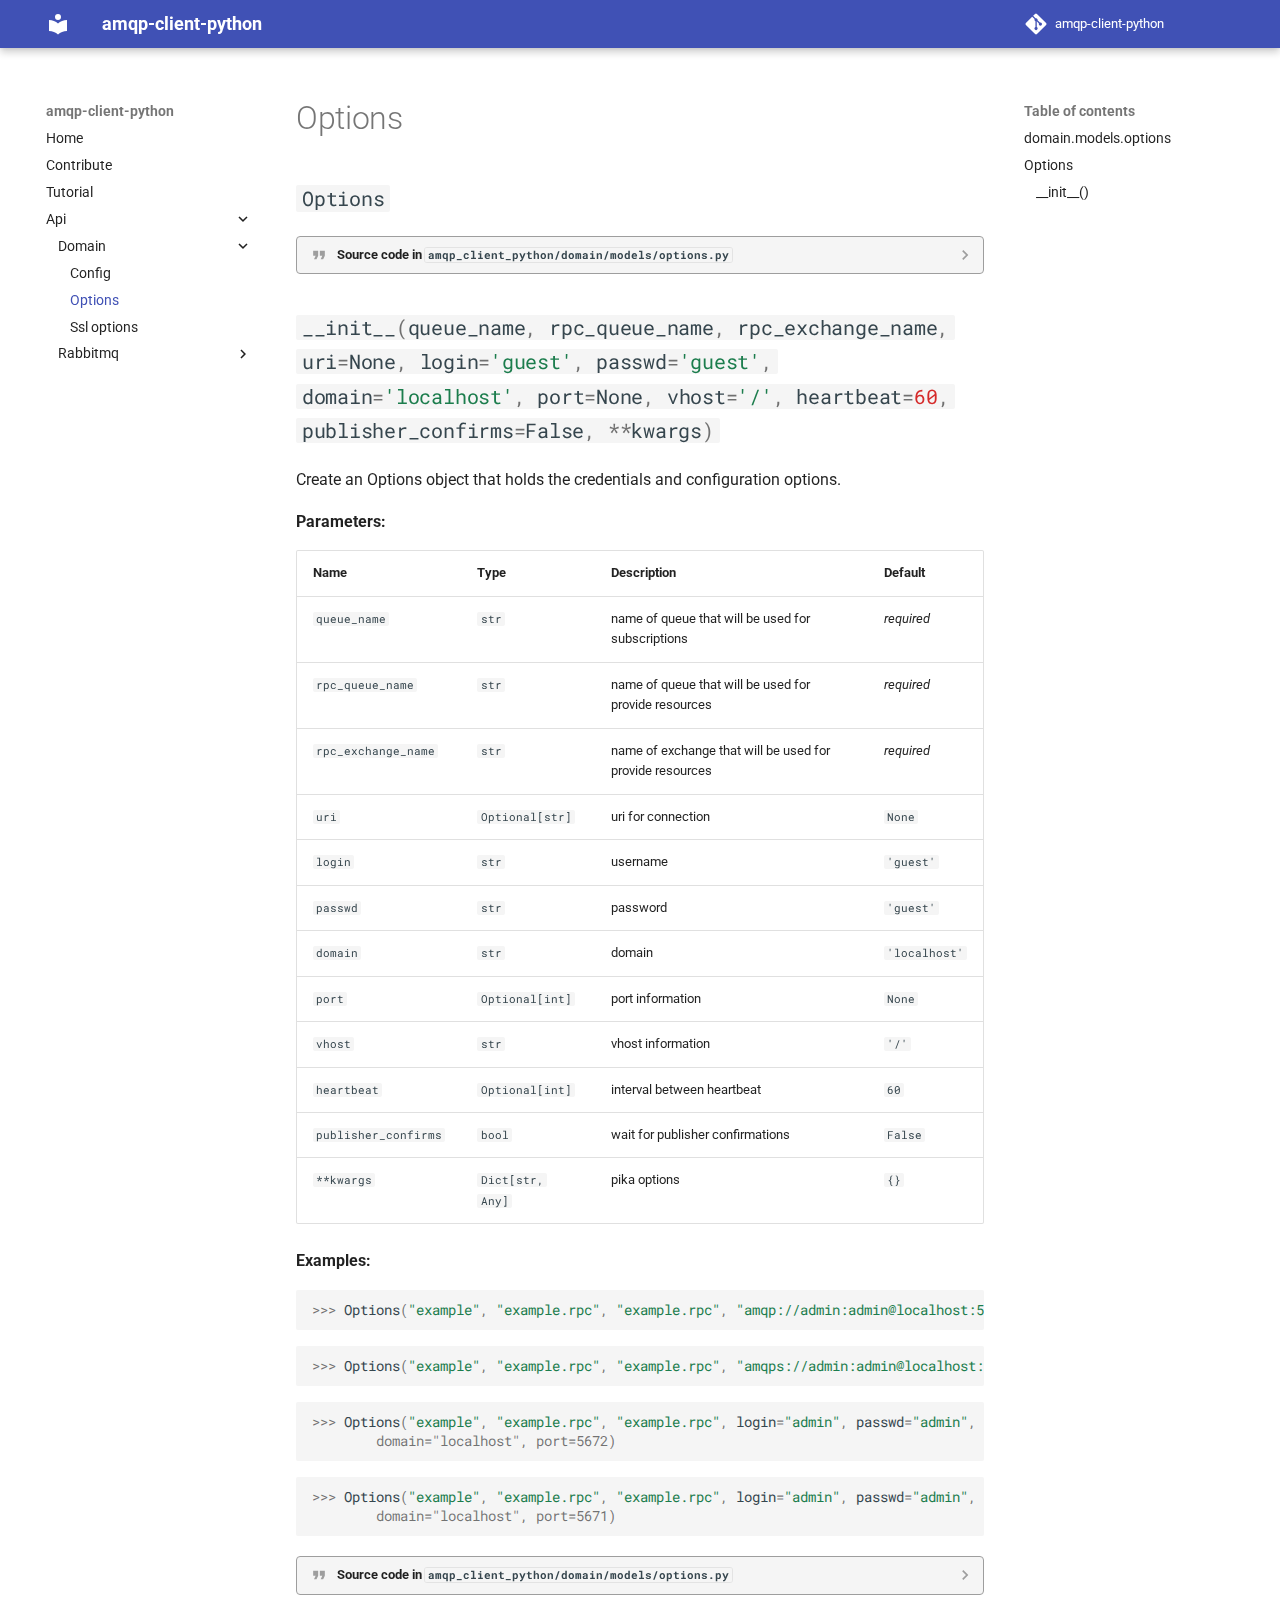
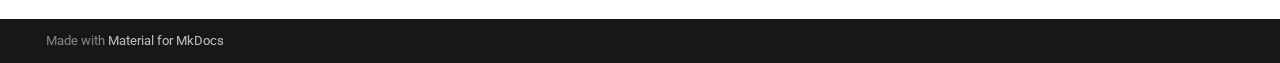
<file: api/domain/options/index.html>
<!doctype html>
<html lang="en" class="no-js">
  <head>
    
      <meta charset="utf-8">
      <meta name="viewport" content="width=device-width,initial-scale=1">
      
      
      
      
        <link rel="prev" href="../config/">
      
      
        <link rel="next" href="../ssl_options/">
      
      <link rel="icon" href="../../../assets/images/favicon.png">
      <meta name="generator" content="mkdocs-1.5.3, mkdocs-material-9.1.21">
    
    
      
        <title>Options - amqp-client-python</title>
      
    
    
      <link rel="stylesheet" href="../../../assets/stylesheets/main.eebd395e.min.css">
      
      

    
    
    
      
        
        
        <link rel="preconnect" href="https://fonts.gstatic.com" crossorigin>
        <link rel="stylesheet" href="https://fonts.googleapis.com/css?family=Roboto:300,300i,400,400i,700,700i%7CRoboto+Mono:400,400i,700,700i&display=fallback">
        <style>:root{--md-text-font:"Roboto";--md-code-font:"Roboto Mono"}</style>
      
    
    
      <link rel="stylesheet" href="../../../assets/_mkdocstrings.css">
    
      <link rel="stylesheet" href="../../../stylesheets/extra.css">
    
    <script>__md_scope=new URL("../../..",location),__md_hash=e=>[...e].reduce((e,_)=>(e<<5)-e+_.charCodeAt(0),0),__md_get=(e,_=localStorage,t=__md_scope)=>JSON.parse(_.getItem(t.pathname+"."+e)),__md_set=(e,_,t=localStorage,a=__md_scope)=>{try{t.setItem(a.pathname+"."+e,JSON.stringify(_))}catch(e){}}</script>
    
      

    
    
    
  </head>
  
  
    <body dir="ltr">
  
    
    
      <script>var palette=__md_get("__palette");if(palette&&"object"==typeof palette.color)for(var key of Object.keys(palette.color))document.body.setAttribute("data-md-color-"+key,palette.color[key])</script>
    
    <input class="md-toggle" data-md-toggle="drawer" type="checkbox" id="__drawer" autocomplete="off">
    <input class="md-toggle" data-md-toggle="search" type="checkbox" id="__search" autocomplete="off">
    <label class="md-overlay" for="__drawer"></label>
    <div data-md-component="skip">
      
        
        <a href="#domain.models.options" class="md-skip">
          Skip to content
        </a>
      
    </div>
    <div data-md-component="announce">
      
    </div>
    
    
      

  

<header class="md-header md-header--shadow" data-md-component="header">
  <nav class="md-header__inner md-grid" aria-label="Header">
    <a href="../../.." title="amqp-client-python" class="md-header__button md-logo" aria-label="amqp-client-python" data-md-component="logo">
      
  
  <svg xmlns="http://www.w3.org/2000/svg" viewBox="0 0 24 24"><path d="M12 8a3 3 0 0 0 3-3 3 3 0 0 0-3-3 3 3 0 0 0-3 3 3 3 0 0 0 3 3m0 3.54C9.64 9.35 6.5 8 3 8v11c3.5 0 6.64 1.35 9 3.54 2.36-2.19 5.5-3.54 9-3.54V8c-3.5 0-6.64 1.35-9 3.54Z"/></svg>

    </a>
    <label class="md-header__button md-icon" for="__drawer">
      <svg xmlns="http://www.w3.org/2000/svg" viewBox="0 0 24 24"><path d="M3 6h18v2H3V6m0 5h18v2H3v-2m0 5h18v2H3v-2Z"/></svg>
    </label>
    <div class="md-header__title" data-md-component="header-title">
      <div class="md-header__ellipsis">
        <div class="md-header__topic">
          <span class="md-ellipsis">
            amqp-client-python
          </span>
        </div>
        <div class="md-header__topic" data-md-component="header-topic">
          <span class="md-ellipsis">
            
              Options
            
          </span>
        </div>
      </div>
    </div>
    
    
    
    
      <div class="md-header__source">
        <a href="https://github.com/nutes-uepb/amqp-client-python" title="Go to repository" class="md-source" data-md-component="source">
  <div class="md-source__icon md-icon">
    
    <svg xmlns="http://www.w3.org/2000/svg" viewBox="0 0 448 512"><!--! Font Awesome Free 6.4.0 by @fontawesome - https://fontawesome.com License - https://fontawesome.com/license/free (Icons: CC BY 4.0, Fonts: SIL OFL 1.1, Code: MIT License) Copyright 2023 Fonticons, Inc.--><path d="M439.55 236.05 244 40.45a28.87 28.87 0 0 0-40.81 0l-40.66 40.63 51.52 51.52c27.06-9.14 52.68 16.77 43.39 43.68l49.66 49.66c34.23-11.8 61.18 31 35.47 56.69-26.49 26.49-70.21-2.87-56-37.34L240.22 199v121.85c25.3 12.54 22.26 41.85 9.08 55a34.34 34.34 0 0 1-48.55 0c-17.57-17.6-11.07-46.91 11.25-56v-123c-20.8-8.51-24.6-30.74-18.64-45L142.57 101 8.45 235.14a28.86 28.86 0 0 0 0 40.81l195.61 195.6a28.86 28.86 0 0 0 40.8 0l194.69-194.69a28.86 28.86 0 0 0 0-40.81z"/></svg>
  </div>
  <div class="md-source__repository">
    amqp-client-python
  </div>
</a>
      </div>
    
  </nav>
  
</header>
    
    <div class="md-container" data-md-component="container">
      
      
        
          
        
      
      <main class="md-main" data-md-component="main">
        <div class="md-main__inner md-grid">
          
            
              
              <div class="md-sidebar md-sidebar--primary" data-md-component="sidebar" data-md-type="navigation" >
                <div class="md-sidebar__scrollwrap">
                  <div class="md-sidebar__inner">
                    


<nav class="md-nav md-nav--primary" aria-label="Navigation" data-md-level="0">
  <label class="md-nav__title" for="__drawer">
    <a href="../../.." title="amqp-client-python" class="md-nav__button md-logo" aria-label="amqp-client-python" data-md-component="logo">
      
  
  <svg xmlns="http://www.w3.org/2000/svg" viewBox="0 0 24 24"><path d="M12 8a3 3 0 0 0 3-3 3 3 0 0 0-3-3 3 3 0 0 0-3 3 3 3 0 0 0 3 3m0 3.54C9.64 9.35 6.5 8 3 8v11c3.5 0 6.64 1.35 9 3.54 2.36-2.19 5.5-3.54 9-3.54V8c-3.5 0-6.64 1.35-9 3.54Z"/></svg>

    </a>
    amqp-client-python
  </label>
  
    <div class="md-nav__source">
      <a href="https://github.com/nutes-uepb/amqp-client-python" title="Go to repository" class="md-source" data-md-component="source">
  <div class="md-source__icon md-icon">
    
    <svg xmlns="http://www.w3.org/2000/svg" viewBox="0 0 448 512"><!--! Font Awesome Free 6.4.0 by @fontawesome - https://fontawesome.com License - https://fontawesome.com/license/free (Icons: CC BY 4.0, Fonts: SIL OFL 1.1, Code: MIT License) Copyright 2023 Fonticons, Inc.--><path d="M439.55 236.05 244 40.45a28.87 28.87 0 0 0-40.81 0l-40.66 40.63 51.52 51.52c27.06-9.14 52.68 16.77 43.39 43.68l49.66 49.66c34.23-11.8 61.18 31 35.47 56.69-26.49 26.49-70.21-2.87-56-37.34L240.22 199v121.85c25.3 12.54 22.26 41.85 9.08 55a34.34 34.34 0 0 1-48.55 0c-17.57-17.6-11.07-46.91 11.25-56v-123c-20.8-8.51-24.6-30.74-18.64-45L142.57 101 8.45 235.14a28.86 28.86 0 0 0 0 40.81l195.61 195.6a28.86 28.86 0 0 0 40.8 0l194.69-194.69a28.86 28.86 0 0 0 0-40.81z"/></svg>
  </div>
  <div class="md-source__repository">
    amqp-client-python
  </div>
</a>
    </div>
  
  <ul class="md-nav__list" data-md-scrollfix>
    
      
      
      

  
  
  
    <li class="md-nav__item">
      <a href="../../.." class="md-nav__link">
        Home
      </a>
    </li>
  

    
      
      
      

  
  
  
    <li class="md-nav__item">
      <a href="../../../contribute/" class="md-nav__link">
        Contribute
      </a>
    </li>
  

    
      
      
      

  
  
  
    <li class="md-nav__item">
      <a href="../../../tutorial/" class="md-nav__link">
        Tutorial
      </a>
    </li>
  

    
      
      
      

  
  
    
  
  
    
    <li class="md-nav__item md-nav__item--active md-nav__item--nested">
      
      
      
      
      <input class="md-nav__toggle md-toggle " type="checkbox" id="__nav_4" checked>
      
      
      
        <label class="md-nav__link" for="__nav_4" id="__nav_4_label" tabindex="0">
          Api
          <span class="md-nav__icon md-icon"></span>
        </label>
      
      <nav class="md-nav" data-md-level="1" aria-labelledby="__nav_4_label" aria-expanded="true">
        <label class="md-nav__title" for="__nav_4">
          <span class="md-nav__icon md-icon"></span>
          Api
        </label>
        <ul class="md-nav__list" data-md-scrollfix>
          
            
              
  
  
    
  
  
    
    <li class="md-nav__item md-nav__item--active md-nav__item--nested">
      
      
      
      
      <input class="md-nav__toggle md-toggle " type="checkbox" id="__nav_4_1" checked>
      
      
      
        <label class="md-nav__link" for="__nav_4_1" id="__nav_4_1_label" tabindex="0">
          Domain
          <span class="md-nav__icon md-icon"></span>
        </label>
      
      <nav class="md-nav" data-md-level="2" aria-labelledby="__nav_4_1_label" aria-expanded="true">
        <label class="md-nav__title" for="__nav_4_1">
          <span class="md-nav__icon md-icon"></span>
          Domain
        </label>
        <ul class="md-nav__list" data-md-scrollfix>
          
            
              
  
  
  
    <li class="md-nav__item">
      <a href="../config/" class="md-nav__link">
        Config
      </a>
    </li>
  

            
          
            
              
  
  
    
  
  
    <li class="md-nav__item md-nav__item--active">
      
      <input class="md-nav__toggle md-toggle" type="checkbox" id="__toc">
      
      
      
        <label class="md-nav__link md-nav__link--active" for="__toc">
          Options
          <span class="md-nav__icon md-icon"></span>
        </label>
      
      <a href="./" class="md-nav__link md-nav__link--active">
        Options
      </a>
      
        

<nav class="md-nav md-nav--secondary" aria-label="Table of contents">
  
  
  
  
    <label class="md-nav__title" for="__toc">
      <span class="md-nav__icon md-icon"></span>
      Table of contents
    </label>
    <ul class="md-nav__list" data-md-component="toc" data-md-scrollfix>
      
        <li class="md-nav__item">
  <a href="#domain.models.options" class="md-nav__link">
    domain.models.options
  </a>
  
</li>
      
        <li class="md-nav__item">
  <a href="#domain.models.options.Options" class="md-nav__link">
    Options
  </a>
  
    <nav class="md-nav" aria-label="Options">
      <ul class="md-nav__list">
        
          <li class="md-nav__item">
  <a href="#domain.models.options.Options.__init__" class="md-nav__link">
    __init__()
  </a>
  
</li>
        
      </ul>
    </nav>
  
</li>
      
    </ul>
  
</nav>
      
    </li>
  

            
          
            
              
  
  
  
    <li class="md-nav__item">
      <a href="../ssl_options/" class="md-nav__link">
        Ssl options
      </a>
    </li>
  

            
          
        </ul>
      </nav>
    </li>
  

            
          
            
              
  
  
  
    
    <li class="md-nav__item md-nav__item--nested">
      
      
      
      
      <input class="md-nav__toggle md-toggle " type="checkbox" id="__nav_4_2" >
      
      
      
        <label class="md-nav__link" for="__nav_4_2" id="__nav_4_2_label" tabindex="0">
          Rabbitmq
          <span class="md-nav__icon md-icon"></span>
        </label>
      
      <nav class="md-nav" data-md-level="2" aria-labelledby="__nav_4_2_label" aria-expanded="false">
        <label class="md-nav__title" for="__nav_4_2">
          <span class="md-nav__icon md-icon"></span>
          Rabbitmq
        </label>
        <ul class="md-nav__list" data-md-scrollfix>
          
            
              
  
  
  
    <li class="md-nav__item">
      <a href="../../rabbitmq/async_eventbus/" class="md-nav__link">
        Async eventbus
      </a>
    </li>
  

            
          
        </ul>
      </nav>
    </li>
  

            
          
        </ul>
      </nav>
    </li>
  

    
  </ul>
</nav>
                  </div>
                </div>
              </div>
            
            
              
              <div class="md-sidebar md-sidebar--secondary" data-md-component="sidebar" data-md-type="toc" >
                <div class="md-sidebar__scrollwrap">
                  <div class="md-sidebar__inner">
                    

<nav class="md-nav md-nav--secondary" aria-label="Table of contents">
  
  
  
  
    <label class="md-nav__title" for="__toc">
      <span class="md-nav__icon md-icon"></span>
      Table of contents
    </label>
    <ul class="md-nav__list" data-md-component="toc" data-md-scrollfix>
      
        <li class="md-nav__item">
  <a href="#domain.models.options" class="md-nav__link">
    domain.models.options
  </a>
  
</li>
      
        <li class="md-nav__item">
  <a href="#domain.models.options.Options" class="md-nav__link">
    Options
  </a>
  
    <nav class="md-nav" aria-label="Options">
      <ul class="md-nav__list">
        
          <li class="md-nav__item">
  <a href="#domain.models.options.Options.__init__" class="md-nav__link">
    __init__()
  </a>
  
</li>
        
      </ul>
    </nav>
  
</li>
      
    </ul>
  
</nav>
                  </div>
                </div>
              </div>
            
          
          
            <div class="md-content" data-md-component="content">
              <article class="md-content__inner md-typeset">
                
                  

  
  


  <h1>Options</h1>

<div class="doc doc-object doc-module">


<a id="domain.models.options"></a>
  <div class="doc doc-contents first">

  

  <div class="doc doc-children">








<div class="doc doc-object doc-class">



<h2 id="domain.models.options.Options" class="doc doc-heading">
        <code>Options</code>


<a href="#domain.models.options.Options" class="headerlink" title="Permanent link">#</a></h2>


  <div class="doc doc-contents ">



        <details class="quote">
          <summary>Source code in <code>amqp_client_python/domain/models/options.py</code></summary>
          <div class="highlight"><table class="highlighttable"><tr><td class="linenos"><div class="linenodiv"><pre><span></span><span class="normal"> 4</span>
<span class="normal"> 5</span>
<span class="normal"> 6</span>
<span class="normal"> 7</span>
<span class="normal"> 8</span>
<span class="normal"> 9</span>
<span class="normal">10</span>
<span class="normal">11</span>
<span class="normal">12</span>
<span class="normal">13</span>
<span class="normal">14</span>
<span class="normal">15</span>
<span class="normal">16</span>
<span class="normal">17</span>
<span class="normal">18</span>
<span class="normal">19</span>
<span class="normal">20</span>
<span class="normal">21</span>
<span class="normal">22</span>
<span class="normal">23</span>
<span class="normal">24</span>
<span class="normal">25</span>
<span class="normal">26</span>
<span class="normal">27</span>
<span class="normal">28</span>
<span class="normal">29</span>
<span class="normal">30</span>
<span class="normal">31</span>
<span class="normal">32</span>
<span class="normal">33</span>
<span class="normal">34</span>
<span class="normal">35</span>
<span class="normal">36</span>
<span class="normal">37</span>
<span class="normal">38</span>
<span class="normal">39</span>
<span class="normal">40</span>
<span class="normal">41</span>
<span class="normal">42</span>
<span class="normal">43</span>
<span class="normal">44</span>
<span class="normal">45</span>
<span class="normal">46</span>
<span class="normal">47</span>
<span class="normal">48</span>
<span class="normal">49</span>
<span class="normal">50</span>
<span class="normal">51</span>
<span class="normal">52</span>
<span class="normal">53</span>
<span class="normal">54</span>
<span class="normal">55</span>
<span class="normal">56</span>
<span class="normal">57</span>
<span class="normal">58</span>
<span class="normal">59</span>
<span class="normal">60</span>
<span class="normal">61</span>
<span class="normal">62</span>
<span class="normal">63</span></pre></div></td><td class="code"><div><pre><span></span><code><span class="k">class</span> <span class="nc">Options</span><span class="p">:</span>
    <span class="k">def</span> <span class="fm">__init__</span><span class="p">(</span>
        <span class="bp">self</span><span class="p">,</span>
        <span class="n">queue_name</span><span class="p">:</span> <span class="nb">str</span><span class="p">,</span>
        <span class="n">rpc_queue_name</span><span class="p">:</span> <span class="nb">str</span><span class="p">,</span>
        <span class="n">rpc_exchange_name</span><span class="p">:</span> <span class="nb">str</span><span class="p">,</span>
        <span class="n">uri</span><span class="p">:</span> <span class="n">Optional</span><span class="p">[</span><span class="nb">str</span><span class="p">]</span> <span class="o">=</span> <span class="kc">None</span><span class="p">,</span>
        <span class="n">login</span><span class="p">:</span> <span class="nb">str</span> <span class="o">=</span> <span class="s2">&quot;guest&quot;</span><span class="p">,</span>
        <span class="n">passwd</span><span class="p">:</span> <span class="nb">str</span> <span class="o">=</span> <span class="s2">&quot;guest&quot;</span><span class="p">,</span>
        <span class="n">domain</span><span class="p">:</span> <span class="nb">str</span> <span class="o">=</span> <span class="s2">&quot;localhost&quot;</span><span class="p">,</span>
        <span class="n">port</span><span class="p">:</span> <span class="n">Optional</span><span class="p">[</span><span class="nb">int</span><span class="p">]</span> <span class="o">=</span> <span class="kc">None</span><span class="p">,</span>
        <span class="n">vhost</span><span class="p">:</span> <span class="nb">str</span> <span class="o">=</span> <span class="s2">&quot;/&quot;</span><span class="p">,</span>
        <span class="n">heartbeat</span><span class="p">:</span> <span class="n">Optional</span><span class="p">[</span><span class="nb">int</span><span class="p">]</span> <span class="o">=</span> <span class="mi">60</span><span class="p">,</span>
        <span class="n">publisher_confirms</span><span class="p">:</span> <span class="nb">bool</span> <span class="o">=</span> <span class="kc">False</span><span class="p">,</span>
        <span class="o">**</span><span class="n">kwargs</span><span class="p">:</span> <span class="n">Dict</span><span class="p">[</span><span class="nb">str</span><span class="p">,</span> <span class="n">Any</span><span class="p">]</span>
    <span class="p">)</span> <span class="o">-&gt;</span> <span class="kc">None</span><span class="p">:</span>
<span class="w">        </span><span class="sd">&quot;&quot;&quot;</span>
<span class="sd">        Create an Options object that holds the credentials and configuration options.</span>

<span class="sd">        Args:</span>
<span class="sd">            queue_name: name of queue that will be used for subscriptions</span>
<span class="sd">            rpc_queue_name: name of queue that will be used for provide resources</span>
<span class="sd">            rpc_exchange_name: name of exchange that will be used for provide resources</span>
<span class="sd">            uri: uri for connection</span>
<span class="sd">            login: username</span>
<span class="sd">            passwd: password</span>
<span class="sd">            domain: domain</span>
<span class="sd">            port: port information</span>
<span class="sd">            vhost: vhost information</span>
<span class="sd">            heartbeat: interval between heartbeat</span>
<span class="sd">            publisher_confirms: wait for publisher confirmations</span>
<span class="sd">            **kwargs: pika options</span>

<span class="sd">        Returns:</span>

<span class="sd">        Raises:</span>

<span class="sd">        Examples:</span>
<span class="sd">            &gt;&gt;&gt; Options(&quot;example&quot;, &quot;example.rpc&quot;, &quot;example.rpc&quot;, &quot;amqp://admin:admin@localhost:5672/&quot;)</span>

<span class="sd">            &gt;&gt;&gt; Options(&quot;example&quot;, &quot;example.rpc&quot;, &quot;example.rpc&quot;, &quot;amqps://admin:admin@localhost:5671/&quot;)</span>

<span class="sd">            &gt;&gt;&gt; Options(&quot;example&quot;, &quot;example.rpc&quot;, &quot;example.rpc&quot;, login=&quot;admin&quot;, passwd=&quot;admin&quot;,</span>
<span class="sd">                    domain=&quot;localhost&quot;, port=5672)</span>

<span class="sd">            &gt;&gt;&gt; Options(&quot;example&quot;, &quot;example.rpc&quot;, &quot;example.rpc&quot;, login=&quot;admin&quot;, passwd=&quot;admin&quot;,</span>
<span class="sd">                    domain=&quot;localhost&quot;, port=5671)</span>
<span class="sd">        &quot;&quot;&quot;</span>
        <span class="bp">self</span><span class="o">.</span><span class="n">queue_name</span> <span class="o">=</span> <span class="n">queue_name</span>
        <span class="bp">self</span><span class="o">.</span><span class="n">rpc_queue_name</span> <span class="o">=</span> <span class="n">rpc_queue_name</span>
        <span class="bp">self</span><span class="o">.</span><span class="n">rpc_exchange_name</span> <span class="o">=</span> <span class="n">rpc_exchange_name</span>
        <span class="bp">self</span><span class="o">.</span><span class="n">uri</span> <span class="o">=</span> <span class="n">uri</span>
        <span class="bp">self</span><span class="o">.</span><span class="n">login</span> <span class="o">=</span> <span class="n">login</span>
        <span class="bp">self</span><span class="o">.</span><span class="n">passwd</span> <span class="o">=</span> <span class="n">passwd</span>
        <span class="bp">self</span><span class="o">.</span><span class="n">domain</span> <span class="o">=</span> <span class="n">domain</span>
        <span class="bp">self</span><span class="o">.</span><span class="n">port</span> <span class="o">=</span> <span class="n">port</span>
        <span class="bp">self</span><span class="o">.</span><span class="n">vhost</span> <span class="o">=</span> <span class="n">vhost</span>
        <span class="bp">self</span><span class="o">.</span><span class="n">heartbeat</span> <span class="o">=</span> <span class="n">heartbeat</span>
        <span class="bp">self</span><span class="o">.</span><span class="n">publisher_confirms</span> <span class="o">=</span> <span class="n">publisher_confirms</span>
        <span class="bp">self</span><span class="o">.</span><span class="n">kwargs</span> <span class="o">=</span> <span class="n">kwargs</span>
</code></pre></div></td></tr></table></div>
        </details>

  

  <div class="doc doc-children">









<div class="doc doc-object doc-function">



<h3 id="domain.models.options.Options.__init__" class="doc doc-heading">
<code class="highlight language-python"><span class="fm">__init__</span><span class="p">(</span><span class="n">queue_name</span><span class="p">,</span> <span class="n">rpc_queue_name</span><span class="p">,</span> <span class="n">rpc_exchange_name</span><span class="p">,</span> <span class="n">uri</span><span class="o">=</span><span class="kc">None</span><span class="p">,</span> <span class="n">login</span><span class="o">=</span><span class="s1">&#39;guest&#39;</span><span class="p">,</span> <span class="n">passwd</span><span class="o">=</span><span class="s1">&#39;guest&#39;</span><span class="p">,</span> <span class="n">domain</span><span class="o">=</span><span class="s1">&#39;localhost&#39;</span><span class="p">,</span> <span class="n">port</span><span class="o">=</span><span class="kc">None</span><span class="p">,</span> <span class="n">vhost</span><span class="o">=</span><span class="s1">&#39;/&#39;</span><span class="p">,</span> <span class="n">heartbeat</span><span class="o">=</span><span class="mi">60</span><span class="p">,</span> <span class="n">publisher_confirms</span><span class="o">=</span><span class="kc">False</span><span class="p">,</span> <span class="o">**</span><span class="n">kwargs</span><span class="p">)</span></code>

<a href="#domain.models.options.Options.__init__" class="headerlink" title="Permanent link">#</a></h3>


  <div class="doc doc-contents ">
  
      <p>Create an Options object that holds the credentials and configuration options.</p>

  <p><strong>Parameters:</strong></p>
  <table>
    <thead>
      <tr>
        <th>Name</th>
        <th>Type</th>
        <th>Description</th>
        <th>Default</th>
      </tr>
    </thead>
    <tbody>
        <tr>
          <td><code>queue_name</code></td>
          <td>
                <code>str</code>
          </td>
          <td>
            <div class="doc-md-description">
              <p>name of queue that will be used for subscriptions</p>
            </div>
          </td>
          <td>
              <em>required</em>
          </td>
        </tr>
        <tr>
          <td><code>rpc_queue_name</code></td>
          <td>
                <code>str</code>
          </td>
          <td>
            <div class="doc-md-description">
              <p>name of queue that will be used for provide resources</p>
            </div>
          </td>
          <td>
              <em>required</em>
          </td>
        </tr>
        <tr>
          <td><code>rpc_exchange_name</code></td>
          <td>
                <code>str</code>
          </td>
          <td>
            <div class="doc-md-description">
              <p>name of exchange that will be used for provide resources</p>
            </div>
          </td>
          <td>
              <em>required</em>
          </td>
        </tr>
        <tr>
          <td><code>uri</code></td>
          <td>
                <code><span title="typing.Optional">Optional</span>[str]</code>
          </td>
          <td>
            <div class="doc-md-description">
              <p>uri for connection</p>
            </div>
          </td>
          <td>
                <code>None</code>
          </td>
        </tr>
        <tr>
          <td><code>login</code></td>
          <td>
                <code>str</code>
          </td>
          <td>
            <div class="doc-md-description">
              <p>username</p>
            </div>
          </td>
          <td>
                <code>&#39;guest&#39;</code>
          </td>
        </tr>
        <tr>
          <td><code>passwd</code></td>
          <td>
                <code>str</code>
          </td>
          <td>
            <div class="doc-md-description">
              <p>password</p>
            </div>
          </td>
          <td>
                <code>&#39;guest&#39;</code>
          </td>
        </tr>
        <tr>
          <td><code>domain</code></td>
          <td>
                <code>str</code>
          </td>
          <td>
            <div class="doc-md-description">
              <p>domain</p>
            </div>
          </td>
          <td>
                <code>&#39;localhost&#39;</code>
          </td>
        </tr>
        <tr>
          <td><code>port</code></td>
          <td>
                <code><span title="typing.Optional">Optional</span>[int]</code>
          </td>
          <td>
            <div class="doc-md-description">
              <p>port information</p>
            </div>
          </td>
          <td>
                <code>None</code>
          </td>
        </tr>
        <tr>
          <td><code>vhost</code></td>
          <td>
                <code>str</code>
          </td>
          <td>
            <div class="doc-md-description">
              <p>vhost information</p>
            </div>
          </td>
          <td>
                <code>&#39;/&#39;</code>
          </td>
        </tr>
        <tr>
          <td><code>heartbeat</code></td>
          <td>
                <code><span title="typing.Optional">Optional</span>[int]</code>
          </td>
          <td>
            <div class="doc-md-description">
              <p>interval between heartbeat</p>
            </div>
          </td>
          <td>
                <code>60</code>
          </td>
        </tr>
        <tr>
          <td><code>publisher_confirms</code></td>
          <td>
                <code>bool</code>
          </td>
          <td>
            <div class="doc-md-description">
              <p>wait for publisher confirmations</p>
            </div>
          </td>
          <td>
                <code>False</code>
          </td>
        </tr>
        <tr>
          <td><code>**kwargs</code></td>
          <td>
                <code><span title="typing.Dict">Dict</span>[str, <span title="typing.Any">Any</span>]</code>
          </td>
          <td>
            <div class="doc-md-description">
              <p>pika options</p>
            </div>
          </td>
          <td>
                <code>{}</code>
          </td>
        </tr>
    </tbody>
  </table>

<p><strong>Examples:</strong></p>
    <div class="highlight"><pre><span></span><code><span class="gp">&gt;&gt;&gt; </span><span class="n">Options</span><span class="p">(</span><span class="s2">&quot;example&quot;</span><span class="p">,</span> <span class="s2">&quot;example.rpc&quot;</span><span class="p">,</span> <span class="s2">&quot;example.rpc&quot;</span><span class="p">,</span> <span class="s2">&quot;amqp://admin:admin@localhost:5672/&quot;</span><span class="p">)</span>
</code></pre></div>
    <div class="highlight"><pre><span></span><code><span class="gp">&gt;&gt;&gt; </span><span class="n">Options</span><span class="p">(</span><span class="s2">&quot;example&quot;</span><span class="p">,</span> <span class="s2">&quot;example.rpc&quot;</span><span class="p">,</span> <span class="s2">&quot;example.rpc&quot;</span><span class="p">,</span> <span class="s2">&quot;amqps://admin:admin@localhost:5671/&quot;</span><span class="p">)</span>
</code></pre></div>
    <div class="highlight"><pre><span></span><code><span class="gp">&gt;&gt;&gt; </span><span class="n">Options</span><span class="p">(</span><span class="s2">&quot;example&quot;</span><span class="p">,</span> <span class="s2">&quot;example.rpc&quot;</span><span class="p">,</span> <span class="s2">&quot;example.rpc&quot;</span><span class="p">,</span> <span class="n">login</span><span class="o">=</span><span class="s2">&quot;admin&quot;</span><span class="p">,</span> <span class="n">passwd</span><span class="o">=</span><span class="s2">&quot;admin&quot;</span><span class="p">,</span>
<span class="go">        domain=&quot;localhost&quot;, port=5672)</span>
</code></pre></div>
    <div class="highlight"><pre><span></span><code><span class="gp">&gt;&gt;&gt; </span><span class="n">Options</span><span class="p">(</span><span class="s2">&quot;example&quot;</span><span class="p">,</span> <span class="s2">&quot;example.rpc&quot;</span><span class="p">,</span> <span class="s2">&quot;example.rpc&quot;</span><span class="p">,</span> <span class="n">login</span><span class="o">=</span><span class="s2">&quot;admin&quot;</span><span class="p">,</span> <span class="n">passwd</span><span class="o">=</span><span class="s2">&quot;admin&quot;</span><span class="p">,</span>
<span class="go">        domain=&quot;localhost&quot;, port=5671)</span>
</code></pre></div>

      <details class="quote">
        <summary>Source code in <code>amqp_client_python/domain/models/options.py</code></summary>
        <div class="highlight"><table class="highlighttable"><tr><td class="linenos"><div class="linenodiv"><pre><span></span><span class="normal"> 5</span>
<span class="normal"> 6</span>
<span class="normal"> 7</span>
<span class="normal"> 8</span>
<span class="normal"> 9</span>
<span class="normal">10</span>
<span class="normal">11</span>
<span class="normal">12</span>
<span class="normal">13</span>
<span class="normal">14</span>
<span class="normal">15</span>
<span class="normal">16</span>
<span class="normal">17</span>
<span class="normal">18</span>
<span class="normal">19</span>
<span class="normal">20</span>
<span class="normal">21</span>
<span class="normal">22</span>
<span class="normal">23</span>
<span class="normal">24</span>
<span class="normal">25</span>
<span class="normal">26</span>
<span class="normal">27</span>
<span class="normal">28</span>
<span class="normal">29</span>
<span class="normal">30</span>
<span class="normal">31</span>
<span class="normal">32</span>
<span class="normal">33</span>
<span class="normal">34</span>
<span class="normal">35</span>
<span class="normal">36</span>
<span class="normal">37</span>
<span class="normal">38</span>
<span class="normal">39</span>
<span class="normal">40</span>
<span class="normal">41</span>
<span class="normal">42</span>
<span class="normal">43</span>
<span class="normal">44</span>
<span class="normal">45</span>
<span class="normal">46</span>
<span class="normal">47</span>
<span class="normal">48</span>
<span class="normal">49</span>
<span class="normal">50</span>
<span class="normal">51</span>
<span class="normal">52</span>
<span class="normal">53</span>
<span class="normal">54</span>
<span class="normal">55</span>
<span class="normal">56</span>
<span class="normal">57</span>
<span class="normal">58</span>
<span class="normal">59</span>
<span class="normal">60</span>
<span class="normal">61</span>
<span class="normal">62</span>
<span class="normal">63</span></pre></div></td><td class="code"><div><pre><span></span><code><span class="k">def</span> <span class="fm">__init__</span><span class="p">(</span>
    <span class="bp">self</span><span class="p">,</span>
    <span class="n">queue_name</span><span class="p">:</span> <span class="nb">str</span><span class="p">,</span>
    <span class="n">rpc_queue_name</span><span class="p">:</span> <span class="nb">str</span><span class="p">,</span>
    <span class="n">rpc_exchange_name</span><span class="p">:</span> <span class="nb">str</span><span class="p">,</span>
    <span class="n">uri</span><span class="p">:</span> <span class="n">Optional</span><span class="p">[</span><span class="nb">str</span><span class="p">]</span> <span class="o">=</span> <span class="kc">None</span><span class="p">,</span>
    <span class="n">login</span><span class="p">:</span> <span class="nb">str</span> <span class="o">=</span> <span class="s2">&quot;guest&quot;</span><span class="p">,</span>
    <span class="n">passwd</span><span class="p">:</span> <span class="nb">str</span> <span class="o">=</span> <span class="s2">&quot;guest&quot;</span><span class="p">,</span>
    <span class="n">domain</span><span class="p">:</span> <span class="nb">str</span> <span class="o">=</span> <span class="s2">&quot;localhost&quot;</span><span class="p">,</span>
    <span class="n">port</span><span class="p">:</span> <span class="n">Optional</span><span class="p">[</span><span class="nb">int</span><span class="p">]</span> <span class="o">=</span> <span class="kc">None</span><span class="p">,</span>
    <span class="n">vhost</span><span class="p">:</span> <span class="nb">str</span> <span class="o">=</span> <span class="s2">&quot;/&quot;</span><span class="p">,</span>
    <span class="n">heartbeat</span><span class="p">:</span> <span class="n">Optional</span><span class="p">[</span><span class="nb">int</span><span class="p">]</span> <span class="o">=</span> <span class="mi">60</span><span class="p">,</span>
    <span class="n">publisher_confirms</span><span class="p">:</span> <span class="nb">bool</span> <span class="o">=</span> <span class="kc">False</span><span class="p">,</span>
    <span class="o">**</span><span class="n">kwargs</span><span class="p">:</span> <span class="n">Dict</span><span class="p">[</span><span class="nb">str</span><span class="p">,</span> <span class="n">Any</span><span class="p">]</span>
<span class="p">)</span> <span class="o">-&gt;</span> <span class="kc">None</span><span class="p">:</span>
<span class="w">    </span><span class="sd">&quot;&quot;&quot;</span>
<span class="sd">    Create an Options object that holds the credentials and configuration options.</span>

<span class="sd">    Args:</span>
<span class="sd">        queue_name: name of queue that will be used for subscriptions</span>
<span class="sd">        rpc_queue_name: name of queue that will be used for provide resources</span>
<span class="sd">        rpc_exchange_name: name of exchange that will be used for provide resources</span>
<span class="sd">        uri: uri for connection</span>
<span class="sd">        login: username</span>
<span class="sd">        passwd: password</span>
<span class="sd">        domain: domain</span>
<span class="sd">        port: port information</span>
<span class="sd">        vhost: vhost information</span>
<span class="sd">        heartbeat: interval between heartbeat</span>
<span class="sd">        publisher_confirms: wait for publisher confirmations</span>
<span class="sd">        **kwargs: pika options</span>

<span class="sd">    Returns:</span>

<span class="sd">    Raises:</span>

<span class="sd">    Examples:</span>
<span class="sd">        &gt;&gt;&gt; Options(&quot;example&quot;, &quot;example.rpc&quot;, &quot;example.rpc&quot;, &quot;amqp://admin:admin@localhost:5672/&quot;)</span>

<span class="sd">        &gt;&gt;&gt; Options(&quot;example&quot;, &quot;example.rpc&quot;, &quot;example.rpc&quot;, &quot;amqps://admin:admin@localhost:5671/&quot;)</span>

<span class="sd">        &gt;&gt;&gt; Options(&quot;example&quot;, &quot;example.rpc&quot;, &quot;example.rpc&quot;, login=&quot;admin&quot;, passwd=&quot;admin&quot;,</span>
<span class="sd">                domain=&quot;localhost&quot;, port=5672)</span>

<span class="sd">        &gt;&gt;&gt; Options(&quot;example&quot;, &quot;example.rpc&quot;, &quot;example.rpc&quot;, login=&quot;admin&quot;, passwd=&quot;admin&quot;,</span>
<span class="sd">                domain=&quot;localhost&quot;, port=5671)</span>
<span class="sd">    &quot;&quot;&quot;</span>
    <span class="bp">self</span><span class="o">.</span><span class="n">queue_name</span> <span class="o">=</span> <span class="n">queue_name</span>
    <span class="bp">self</span><span class="o">.</span><span class="n">rpc_queue_name</span> <span class="o">=</span> <span class="n">rpc_queue_name</span>
    <span class="bp">self</span><span class="o">.</span><span class="n">rpc_exchange_name</span> <span class="o">=</span> <span class="n">rpc_exchange_name</span>
    <span class="bp">self</span><span class="o">.</span><span class="n">uri</span> <span class="o">=</span> <span class="n">uri</span>
    <span class="bp">self</span><span class="o">.</span><span class="n">login</span> <span class="o">=</span> <span class="n">login</span>
    <span class="bp">self</span><span class="o">.</span><span class="n">passwd</span> <span class="o">=</span> <span class="n">passwd</span>
    <span class="bp">self</span><span class="o">.</span><span class="n">domain</span> <span class="o">=</span> <span class="n">domain</span>
    <span class="bp">self</span><span class="o">.</span><span class="n">port</span> <span class="o">=</span> <span class="n">port</span>
    <span class="bp">self</span><span class="o">.</span><span class="n">vhost</span> <span class="o">=</span> <span class="n">vhost</span>
    <span class="bp">self</span><span class="o">.</span><span class="n">heartbeat</span> <span class="o">=</span> <span class="n">heartbeat</span>
    <span class="bp">self</span><span class="o">.</span><span class="n">publisher_confirms</span> <span class="o">=</span> <span class="n">publisher_confirms</span>
    <span class="bp">self</span><span class="o">.</span><span class="n">kwargs</span> <span class="o">=</span> <span class="n">kwargs</span>
</code></pre></div></td></tr></table></div>
      </details>
  </div>

</div>



  </div>

  </div>

</div>




  </div>

  </div>

</div>





                
              </article>
            </div>
          
          
        </div>
        
      </main>
      
        <footer class="md-footer">
  
  <div class="md-footer-meta md-typeset">
    <div class="md-footer-meta__inner md-grid">
      <div class="md-copyright">
  
  
    Made with
    <a href="https://squidfunk.github.io/mkdocs-material/" target="_blank" rel="noopener">
      Material for MkDocs
    </a>
  
</div>
      
    </div>
  </div>
</footer>
      
    </div>
    <div class="md-dialog" data-md-component="dialog">
      <div class="md-dialog__inner md-typeset"></div>
    </div>
    
    <script id="__config" type="application/json">{"base": "../../..", "features": [], "search": "../../../assets/javascripts/workers/search.74e28a9f.min.js", "translations": {"clipboard.copied": "Copied to clipboard", "clipboard.copy": "Copy to clipboard", "search.result.more.one": "1 more on this page", "search.result.more.other": "# more on this page", "search.result.none": "No matching documents", "search.result.one": "1 matching document", "search.result.other": "# matching documents", "search.result.placeholder": "Type to start searching", "search.result.term.missing": "Missing", "select.version": "Select version"}}</script>
    
    
      <script src="../../../assets/javascripts/bundle.220ee61c.min.js"></script>
      
    
  </body>
</html>
</file>
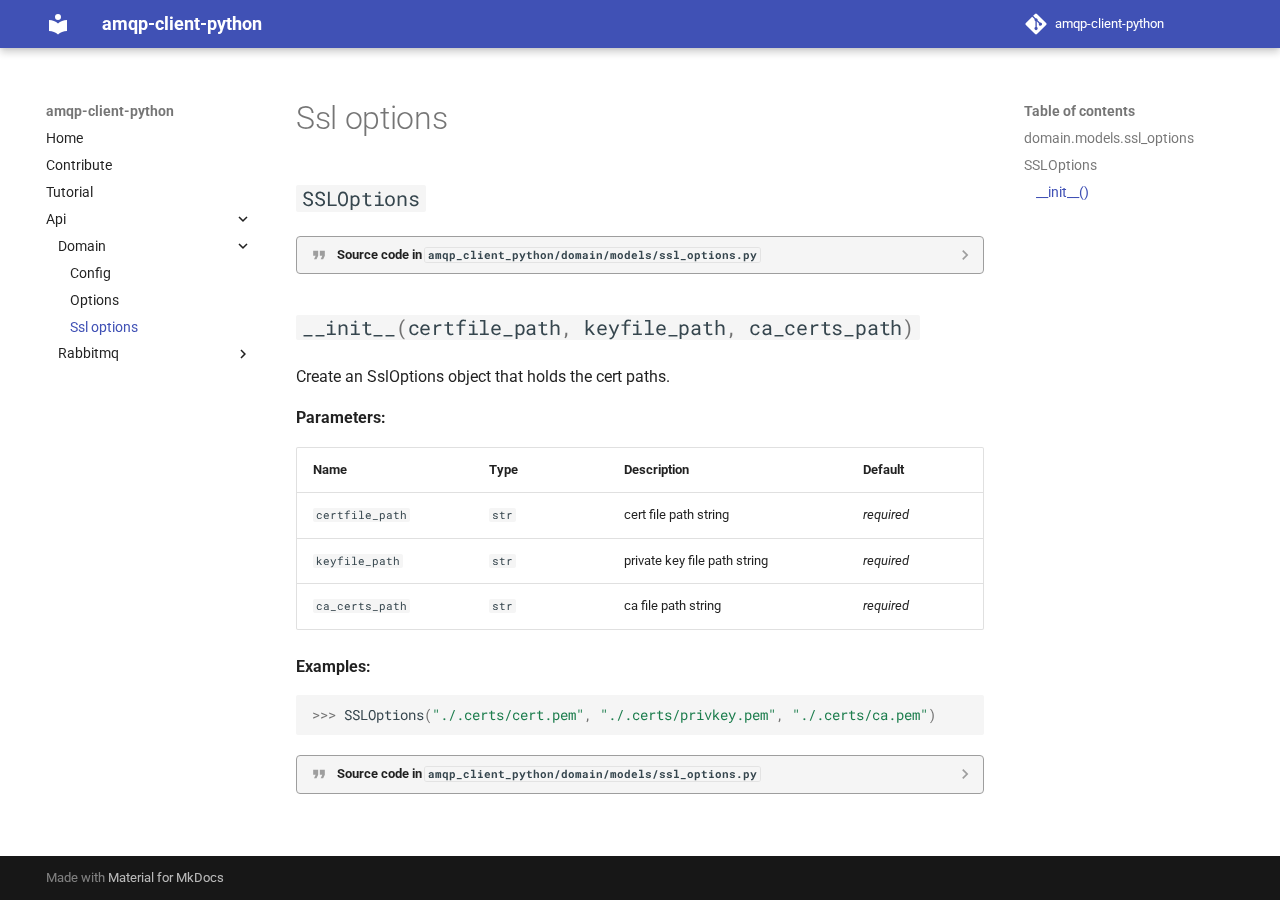
<file: api/domain/ssl_options/index.html>
<!doctype html>
<html lang="en" class="no-js">
  <head>
    
      <meta charset="utf-8">
      <meta name="viewport" content="width=device-width,initial-scale=1">
      
      
      
      
        <link rel="prev" href="../options/">
      
      
        <link rel="next" href="../../rabbitmq/async_eventbus/">
      
      <link rel="icon" href="../../../assets/images/favicon.png">
      <meta name="generator" content="mkdocs-1.5.3, mkdocs-material-9.1.21">
    
    
      
        <title>Ssl options - amqp-client-python</title>
      
    
    
      <link rel="stylesheet" href="../../../assets/stylesheets/main.eebd395e.min.css">
      
      

    
    
    
      
        
        
        <link rel="preconnect" href="https://fonts.gstatic.com" crossorigin>
        <link rel="stylesheet" href="https://fonts.googleapis.com/css?family=Roboto:300,300i,400,400i,700,700i%7CRoboto+Mono:400,400i,700,700i&display=fallback">
        <style>:root{--md-text-font:"Roboto";--md-code-font:"Roboto Mono"}</style>
      
    
    
      <link rel="stylesheet" href="../../../assets/_mkdocstrings.css">
    
      <link rel="stylesheet" href="../../../stylesheets/extra.css">
    
    <script>__md_scope=new URL("../../..",location),__md_hash=e=>[...e].reduce((e,_)=>(e<<5)-e+_.charCodeAt(0),0),__md_get=(e,_=localStorage,t=__md_scope)=>JSON.parse(_.getItem(t.pathname+"."+e)),__md_set=(e,_,t=localStorage,a=__md_scope)=>{try{t.setItem(a.pathname+"."+e,JSON.stringify(_))}catch(e){}}</script>
    
      

    
    
    
  </head>
  
  
    <body dir="ltr">
  
    
    
      <script>var palette=__md_get("__palette");if(palette&&"object"==typeof palette.color)for(var key of Object.keys(palette.color))document.body.setAttribute("data-md-color-"+key,palette.color[key])</script>
    
    <input class="md-toggle" data-md-toggle="drawer" type="checkbox" id="__drawer" autocomplete="off">
    <input class="md-toggle" data-md-toggle="search" type="checkbox" id="__search" autocomplete="off">
    <label class="md-overlay" for="__drawer"></label>
    <div data-md-component="skip">
      
        
        <a href="#domain.models.ssl_options" class="md-skip">
          Skip to content
        </a>
      
    </div>
    <div data-md-component="announce">
      
    </div>
    
    
      

  

<header class="md-header md-header--shadow" data-md-component="header">
  <nav class="md-header__inner md-grid" aria-label="Header">
    <a href="../../.." title="amqp-client-python" class="md-header__button md-logo" aria-label="amqp-client-python" data-md-component="logo">
      
  
  <svg xmlns="http://www.w3.org/2000/svg" viewBox="0 0 24 24"><path d="M12 8a3 3 0 0 0 3-3 3 3 0 0 0-3-3 3 3 0 0 0-3 3 3 3 0 0 0 3 3m0 3.54C9.64 9.35 6.5 8 3 8v11c3.5 0 6.64 1.35 9 3.54 2.36-2.19 5.5-3.54 9-3.54V8c-3.5 0-6.64 1.35-9 3.54Z"/></svg>

    </a>
    <label class="md-header__button md-icon" for="__drawer">
      <svg xmlns="http://www.w3.org/2000/svg" viewBox="0 0 24 24"><path d="M3 6h18v2H3V6m0 5h18v2H3v-2m0 5h18v2H3v-2Z"/></svg>
    </label>
    <div class="md-header__title" data-md-component="header-title">
      <div class="md-header__ellipsis">
        <div class="md-header__topic">
          <span class="md-ellipsis">
            amqp-client-python
          </span>
        </div>
        <div class="md-header__topic" data-md-component="header-topic">
          <span class="md-ellipsis">
            
              Ssl options
            
          </span>
        </div>
      </div>
    </div>
    
    
    
    
      <div class="md-header__source">
        <a href="https://github.com/nutes-uepb/amqp-client-python" title="Go to repository" class="md-source" data-md-component="source">
  <div class="md-source__icon md-icon">
    
    <svg xmlns="http://www.w3.org/2000/svg" viewBox="0 0 448 512"><!--! Font Awesome Free 6.4.0 by @fontawesome - https://fontawesome.com License - https://fontawesome.com/license/free (Icons: CC BY 4.0, Fonts: SIL OFL 1.1, Code: MIT License) Copyright 2023 Fonticons, Inc.--><path d="M439.55 236.05 244 40.45a28.87 28.87 0 0 0-40.81 0l-40.66 40.63 51.52 51.52c27.06-9.14 52.68 16.77 43.39 43.68l49.66 49.66c34.23-11.8 61.18 31 35.47 56.69-26.49 26.49-70.21-2.87-56-37.34L240.22 199v121.85c25.3 12.54 22.26 41.85 9.08 55a34.34 34.34 0 0 1-48.55 0c-17.57-17.6-11.07-46.91 11.25-56v-123c-20.8-8.51-24.6-30.74-18.64-45L142.57 101 8.45 235.14a28.86 28.86 0 0 0 0 40.81l195.61 195.6a28.86 28.86 0 0 0 40.8 0l194.69-194.69a28.86 28.86 0 0 0 0-40.81z"/></svg>
  </div>
  <div class="md-source__repository">
    amqp-client-python
  </div>
</a>
      </div>
    
  </nav>
  
</header>
    
    <div class="md-container" data-md-component="container">
      
      
        
          
        
      
      <main class="md-main" data-md-component="main">
        <div class="md-main__inner md-grid">
          
            
              
              <div class="md-sidebar md-sidebar--primary" data-md-component="sidebar" data-md-type="navigation" >
                <div class="md-sidebar__scrollwrap">
                  <div class="md-sidebar__inner">
                    


<nav class="md-nav md-nav--primary" aria-label="Navigation" data-md-level="0">
  <label class="md-nav__title" for="__drawer">
    <a href="../../.." title="amqp-client-python" class="md-nav__button md-logo" aria-label="amqp-client-python" data-md-component="logo">
      
  
  <svg xmlns="http://www.w3.org/2000/svg" viewBox="0 0 24 24"><path d="M12 8a3 3 0 0 0 3-3 3 3 0 0 0-3-3 3 3 0 0 0-3 3 3 3 0 0 0 3 3m0 3.54C9.64 9.35 6.5 8 3 8v11c3.5 0 6.64 1.35 9 3.54 2.36-2.19 5.5-3.54 9-3.54V8c-3.5 0-6.64 1.35-9 3.54Z"/></svg>

    </a>
    amqp-client-python
  </label>
  
    <div class="md-nav__source">
      <a href="https://github.com/nutes-uepb/amqp-client-python" title="Go to repository" class="md-source" data-md-component="source">
  <div class="md-source__icon md-icon">
    
    <svg xmlns="http://www.w3.org/2000/svg" viewBox="0 0 448 512"><!--! Font Awesome Free 6.4.0 by @fontawesome - https://fontawesome.com License - https://fontawesome.com/license/free (Icons: CC BY 4.0, Fonts: SIL OFL 1.1, Code: MIT License) Copyright 2023 Fonticons, Inc.--><path d="M439.55 236.05 244 40.45a28.87 28.87 0 0 0-40.81 0l-40.66 40.63 51.52 51.52c27.06-9.14 52.68 16.77 43.39 43.68l49.66 49.66c34.23-11.8 61.18 31 35.47 56.69-26.49 26.49-70.21-2.87-56-37.34L240.22 199v121.85c25.3 12.54 22.26 41.85 9.08 55a34.34 34.34 0 0 1-48.55 0c-17.57-17.6-11.07-46.91 11.25-56v-123c-20.8-8.51-24.6-30.74-18.64-45L142.57 101 8.45 235.14a28.86 28.86 0 0 0 0 40.81l195.61 195.6a28.86 28.86 0 0 0 40.8 0l194.69-194.69a28.86 28.86 0 0 0 0-40.81z"/></svg>
  </div>
  <div class="md-source__repository">
    amqp-client-python
  </div>
</a>
    </div>
  
  <ul class="md-nav__list" data-md-scrollfix>
    
      
      
      

  
  
  
    <li class="md-nav__item">
      <a href="../../.." class="md-nav__link">
        Home
      </a>
    </li>
  

    
      
      
      

  
  
  
    <li class="md-nav__item">
      <a href="../../../contribute/" class="md-nav__link">
        Contribute
      </a>
    </li>
  

    
      
      
      

  
  
  
    <li class="md-nav__item">
      <a href="../../../tutorial/" class="md-nav__link">
        Tutorial
      </a>
    </li>
  

    
      
      
      

  
  
    
  
  
    
    <li class="md-nav__item md-nav__item--active md-nav__item--nested">
      
      
      
      
      <input class="md-nav__toggle md-toggle " type="checkbox" id="__nav_4" checked>
      
      
      
        <label class="md-nav__link" for="__nav_4" id="__nav_4_label" tabindex="0">
          Api
          <span class="md-nav__icon md-icon"></span>
        </label>
      
      <nav class="md-nav" data-md-level="1" aria-labelledby="__nav_4_label" aria-expanded="true">
        <label class="md-nav__title" for="__nav_4">
          <span class="md-nav__icon md-icon"></span>
          Api
        </label>
        <ul class="md-nav__list" data-md-scrollfix>
          
            
              
  
  
    
  
  
    
    <li class="md-nav__item md-nav__item--active md-nav__item--nested">
      
      
      
      
      <input class="md-nav__toggle md-toggle " type="checkbox" id="__nav_4_1" checked>
      
      
      
        <label class="md-nav__link" for="__nav_4_1" id="__nav_4_1_label" tabindex="0">
          Domain
          <span class="md-nav__icon md-icon"></span>
        </label>
      
      <nav class="md-nav" data-md-level="2" aria-labelledby="__nav_4_1_label" aria-expanded="true">
        <label class="md-nav__title" for="__nav_4_1">
          <span class="md-nav__icon md-icon"></span>
          Domain
        </label>
        <ul class="md-nav__list" data-md-scrollfix>
          
            
              
  
  
  
    <li class="md-nav__item">
      <a href="../config/" class="md-nav__link">
        Config
      </a>
    </li>
  

            
          
            
              
  
  
  
    <li class="md-nav__item">
      <a href="../options/" class="md-nav__link">
        Options
      </a>
    </li>
  

            
          
            
              
  
  
    
  
  
    <li class="md-nav__item md-nav__item--active">
      
      <input class="md-nav__toggle md-toggle" type="checkbox" id="__toc">
      
      
      
        <label class="md-nav__link md-nav__link--active" for="__toc">
          Ssl options
          <span class="md-nav__icon md-icon"></span>
        </label>
      
      <a href="./" class="md-nav__link md-nav__link--active">
        Ssl options
      </a>
      
        

<nav class="md-nav md-nav--secondary" aria-label="Table of contents">
  
  
  
  
    <label class="md-nav__title" for="__toc">
      <span class="md-nav__icon md-icon"></span>
      Table of contents
    </label>
    <ul class="md-nav__list" data-md-component="toc" data-md-scrollfix>
      
        <li class="md-nav__item">
  <a href="#domain.models.ssl_options" class="md-nav__link">
    domain.models.ssl_options
  </a>
  
</li>
      
        <li class="md-nav__item">
  <a href="#domain.models.ssl_options.SSLOptions" class="md-nav__link">
    SSLOptions
  </a>
  
    <nav class="md-nav" aria-label="SSLOptions">
      <ul class="md-nav__list">
        
          <li class="md-nav__item">
  <a href="#domain.models.ssl_options.SSLOptions.__init__" class="md-nav__link">
    __init__()
  </a>
  
</li>
        
      </ul>
    </nav>
  
</li>
      
    </ul>
  
</nav>
      
    </li>
  

            
          
        </ul>
      </nav>
    </li>
  

            
          
            
              
  
  
  
    
    <li class="md-nav__item md-nav__item--nested">
      
      
      
      
      <input class="md-nav__toggle md-toggle " type="checkbox" id="__nav_4_2" >
      
      
      
        <label class="md-nav__link" for="__nav_4_2" id="__nav_4_2_label" tabindex="0">
          Rabbitmq
          <span class="md-nav__icon md-icon"></span>
        </label>
      
      <nav class="md-nav" data-md-level="2" aria-labelledby="__nav_4_2_label" aria-expanded="false">
        <label class="md-nav__title" for="__nav_4_2">
          <span class="md-nav__icon md-icon"></span>
          Rabbitmq
        </label>
        <ul class="md-nav__list" data-md-scrollfix>
          
            
              
  
  
  
    <li class="md-nav__item">
      <a href="../../rabbitmq/async_eventbus/" class="md-nav__link">
        Async eventbus
      </a>
    </li>
  

            
          
        </ul>
      </nav>
    </li>
  

            
          
        </ul>
      </nav>
    </li>
  

    
  </ul>
</nav>
                  </div>
                </div>
              </div>
            
            
              
              <div class="md-sidebar md-sidebar--secondary" data-md-component="sidebar" data-md-type="toc" >
                <div class="md-sidebar__scrollwrap">
                  <div class="md-sidebar__inner">
                    

<nav class="md-nav md-nav--secondary" aria-label="Table of contents">
  
  
  
  
    <label class="md-nav__title" for="__toc">
      <span class="md-nav__icon md-icon"></span>
      Table of contents
    </label>
    <ul class="md-nav__list" data-md-component="toc" data-md-scrollfix>
      
        <li class="md-nav__item">
  <a href="#domain.models.ssl_options" class="md-nav__link">
    domain.models.ssl_options
  </a>
  
</li>
      
        <li class="md-nav__item">
  <a href="#domain.models.ssl_options.SSLOptions" class="md-nav__link">
    SSLOptions
  </a>
  
    <nav class="md-nav" aria-label="SSLOptions">
      <ul class="md-nav__list">
        
          <li class="md-nav__item">
  <a href="#domain.models.ssl_options.SSLOptions.__init__" class="md-nav__link">
    __init__()
  </a>
  
</li>
        
      </ul>
    </nav>
  
</li>
      
    </ul>
  
</nav>
                  </div>
                </div>
              </div>
            
          
          
            <div class="md-content" data-md-component="content">
              <article class="md-content__inner md-typeset">
                
                  

  
  


  <h1>Ssl options</h1>

<div class="doc doc-object doc-module">


<a id="domain.models.ssl_options"></a>
  <div class="doc doc-contents first">

  

  <div class="doc doc-children">








<div class="doc doc-object doc-class">



<h2 id="domain.models.ssl_options.SSLOptions" class="doc doc-heading">
        <code>SSLOptions</code>


<a href="#domain.models.ssl_options.SSLOptions" class="headerlink" title="Permanent link">#</a></h2>


  <div class="doc doc-contents ">



        <details class="quote">
          <summary>Source code in <code>amqp_client_python/domain/models/ssl_options.py</code></summary>
          <div class="highlight"><table class="highlighttable"><tr><td class="linenos"><div class="linenodiv"><pre><span></span><span class="normal"> 1</span>
<span class="normal"> 2</span>
<span class="normal"> 3</span>
<span class="normal"> 4</span>
<span class="normal"> 5</span>
<span class="normal"> 6</span>
<span class="normal"> 7</span>
<span class="normal"> 8</span>
<span class="normal"> 9</span>
<span class="normal">10</span>
<span class="normal">11</span>
<span class="normal">12</span>
<span class="normal">13</span>
<span class="normal">14</span>
<span class="normal">15</span>
<span class="normal">16</span>
<span class="normal">17</span>
<span class="normal">18</span>
<span class="normal">19</span>
<span class="normal">20</span>
<span class="normal">21</span>
<span class="normal">22</span></pre></div></td><td class="code"><div><pre><span></span><code><span class="k">class</span> <span class="nc">SSLOptions</span><span class="p">:</span>
    <span class="k">def</span> <span class="fm">__init__</span><span class="p">(</span>
        <span class="bp">self</span><span class="p">,</span> <span class="n">certfile_path</span><span class="p">:</span> <span class="nb">str</span><span class="p">,</span> <span class="n">keyfile_path</span><span class="p">:</span> <span class="nb">str</span><span class="p">,</span> <span class="n">ca_certs_path</span><span class="p">:</span> <span class="nb">str</span>
    <span class="p">)</span> <span class="o">-&gt;</span> <span class="kc">None</span><span class="p">:</span>
<span class="w">        </span><span class="sd">&quot;&quot;&quot;</span>
<span class="sd">        Create an SslOptions object that holds the cert paths.</span>

<span class="sd">        Args:</span>
<span class="sd">            certfile_path: cert file path string</span>
<span class="sd">            keyfile_path: private key file path string</span>
<span class="sd">            ca_certs_path: ca file path string</span>

<span class="sd">        Returns:</span>

<span class="sd">        Raises:</span>

<span class="sd">        Examples:</span>
<span class="sd">            &gt;&gt;&gt; SSLOptions(&quot;./.certs/cert.pem&quot;, &quot;./.certs/privkey.pem&quot;, &quot;./.certs/ca.pem&quot;)</span>
<span class="sd">        &quot;&quot;&quot;</span>
        <span class="bp">self</span><span class="o">.</span><span class="n">certfile_path</span> <span class="o">=</span> <span class="n">certfile_path</span>
        <span class="bp">self</span><span class="o">.</span><span class="n">keyfile_path</span> <span class="o">=</span> <span class="n">keyfile_path</span>
        <span class="bp">self</span><span class="o">.</span><span class="n">ca_certs_path</span> <span class="o">=</span> <span class="n">ca_certs_path</span>
</code></pre></div></td></tr></table></div>
        </details>

  

  <div class="doc doc-children">









<div class="doc doc-object doc-function">



<h3 id="domain.models.ssl_options.SSLOptions.__init__" class="doc doc-heading">
<code class="highlight language-python"><span class="fm">__init__</span><span class="p">(</span><span class="n">certfile_path</span><span class="p">,</span> <span class="n">keyfile_path</span><span class="p">,</span> <span class="n">ca_certs_path</span><span class="p">)</span></code>

<a href="#domain.models.ssl_options.SSLOptions.__init__" class="headerlink" title="Permanent link">#</a></h3>


  <div class="doc doc-contents ">
  
      <p>Create an SslOptions object that holds the cert paths.</p>

  <p><strong>Parameters:</strong></p>
  <table>
    <thead>
      <tr>
        <th>Name</th>
        <th>Type</th>
        <th>Description</th>
        <th>Default</th>
      </tr>
    </thead>
    <tbody>
        <tr>
          <td><code>certfile_path</code></td>
          <td>
                <code>str</code>
          </td>
          <td>
            <div class="doc-md-description">
              <p>cert file path string</p>
            </div>
          </td>
          <td>
              <em>required</em>
          </td>
        </tr>
        <tr>
          <td><code>keyfile_path</code></td>
          <td>
                <code>str</code>
          </td>
          <td>
            <div class="doc-md-description">
              <p>private key file path string</p>
            </div>
          </td>
          <td>
              <em>required</em>
          </td>
        </tr>
        <tr>
          <td><code>ca_certs_path</code></td>
          <td>
                <code>str</code>
          </td>
          <td>
            <div class="doc-md-description">
              <p>ca file path string</p>
            </div>
          </td>
          <td>
              <em>required</em>
          </td>
        </tr>
    </tbody>
  </table>

<p><strong>Examples:</strong></p>
    <div class="highlight"><pre><span></span><code><span class="gp">&gt;&gt;&gt; </span><span class="n">SSLOptions</span><span class="p">(</span><span class="s2">&quot;./.certs/cert.pem&quot;</span><span class="p">,</span> <span class="s2">&quot;./.certs/privkey.pem&quot;</span><span class="p">,</span> <span class="s2">&quot;./.certs/ca.pem&quot;</span><span class="p">)</span>
</code></pre></div>

      <details class="quote">
        <summary>Source code in <code>amqp_client_python/domain/models/ssl_options.py</code></summary>
        <div class="highlight"><table class="highlighttable"><tr><td class="linenos"><div class="linenodiv"><pre><span></span><span class="normal"> 2</span>
<span class="normal"> 3</span>
<span class="normal"> 4</span>
<span class="normal"> 5</span>
<span class="normal"> 6</span>
<span class="normal"> 7</span>
<span class="normal"> 8</span>
<span class="normal"> 9</span>
<span class="normal">10</span>
<span class="normal">11</span>
<span class="normal">12</span>
<span class="normal">13</span>
<span class="normal">14</span>
<span class="normal">15</span>
<span class="normal">16</span>
<span class="normal">17</span>
<span class="normal">18</span>
<span class="normal">19</span>
<span class="normal">20</span>
<span class="normal">21</span>
<span class="normal">22</span></pre></div></td><td class="code"><div><pre><span></span><code><span class="k">def</span> <span class="fm">__init__</span><span class="p">(</span>
    <span class="bp">self</span><span class="p">,</span> <span class="n">certfile_path</span><span class="p">:</span> <span class="nb">str</span><span class="p">,</span> <span class="n">keyfile_path</span><span class="p">:</span> <span class="nb">str</span><span class="p">,</span> <span class="n">ca_certs_path</span><span class="p">:</span> <span class="nb">str</span>
<span class="p">)</span> <span class="o">-&gt;</span> <span class="kc">None</span><span class="p">:</span>
<span class="w">    </span><span class="sd">&quot;&quot;&quot;</span>
<span class="sd">    Create an SslOptions object that holds the cert paths.</span>

<span class="sd">    Args:</span>
<span class="sd">        certfile_path: cert file path string</span>
<span class="sd">        keyfile_path: private key file path string</span>
<span class="sd">        ca_certs_path: ca file path string</span>

<span class="sd">    Returns:</span>

<span class="sd">    Raises:</span>

<span class="sd">    Examples:</span>
<span class="sd">        &gt;&gt;&gt; SSLOptions(&quot;./.certs/cert.pem&quot;, &quot;./.certs/privkey.pem&quot;, &quot;./.certs/ca.pem&quot;)</span>
<span class="sd">    &quot;&quot;&quot;</span>
    <span class="bp">self</span><span class="o">.</span><span class="n">certfile_path</span> <span class="o">=</span> <span class="n">certfile_path</span>
    <span class="bp">self</span><span class="o">.</span><span class="n">keyfile_path</span> <span class="o">=</span> <span class="n">keyfile_path</span>
    <span class="bp">self</span><span class="o">.</span><span class="n">ca_certs_path</span> <span class="o">=</span> <span class="n">ca_certs_path</span>
</code></pre></div></td></tr></table></div>
      </details>
  </div>

</div>



  </div>

  </div>

</div>




  </div>

  </div>

</div>





                
              </article>
            </div>
          
          
        </div>
        
      </main>
      
        <footer class="md-footer">
  
  <div class="md-footer-meta md-typeset">
    <div class="md-footer-meta__inner md-grid">
      <div class="md-copyright">
  
  
    Made with
    <a href="https://squidfunk.github.io/mkdocs-material/" target="_blank" rel="noopener">
      Material for MkDocs
    </a>
  
</div>
      
    </div>
  </div>
</footer>
      
    </div>
    <div class="md-dialog" data-md-component="dialog">
      <div class="md-dialog__inner md-typeset"></div>
    </div>
    
    <script id="__config" type="application/json">{"base": "../../..", "features": [], "search": "../../../assets/javascripts/workers/search.74e28a9f.min.js", "translations": {"clipboard.copied": "Copied to clipboard", "clipboard.copy": "Copy to clipboard", "search.result.more.one": "1 more on this page", "search.result.more.other": "# more on this page", "search.result.none": "No matching documents", "search.result.one": "1 matching document", "search.result.other": "# matching documents", "search.result.placeholder": "Type to start searching", "search.result.term.missing": "Missing", "select.version": "Select version"}}</script>
    
    
      <script src="../../../assets/javascripts/bundle.220ee61c.min.js"></script>
      
    
  </body>
</html>
</file>
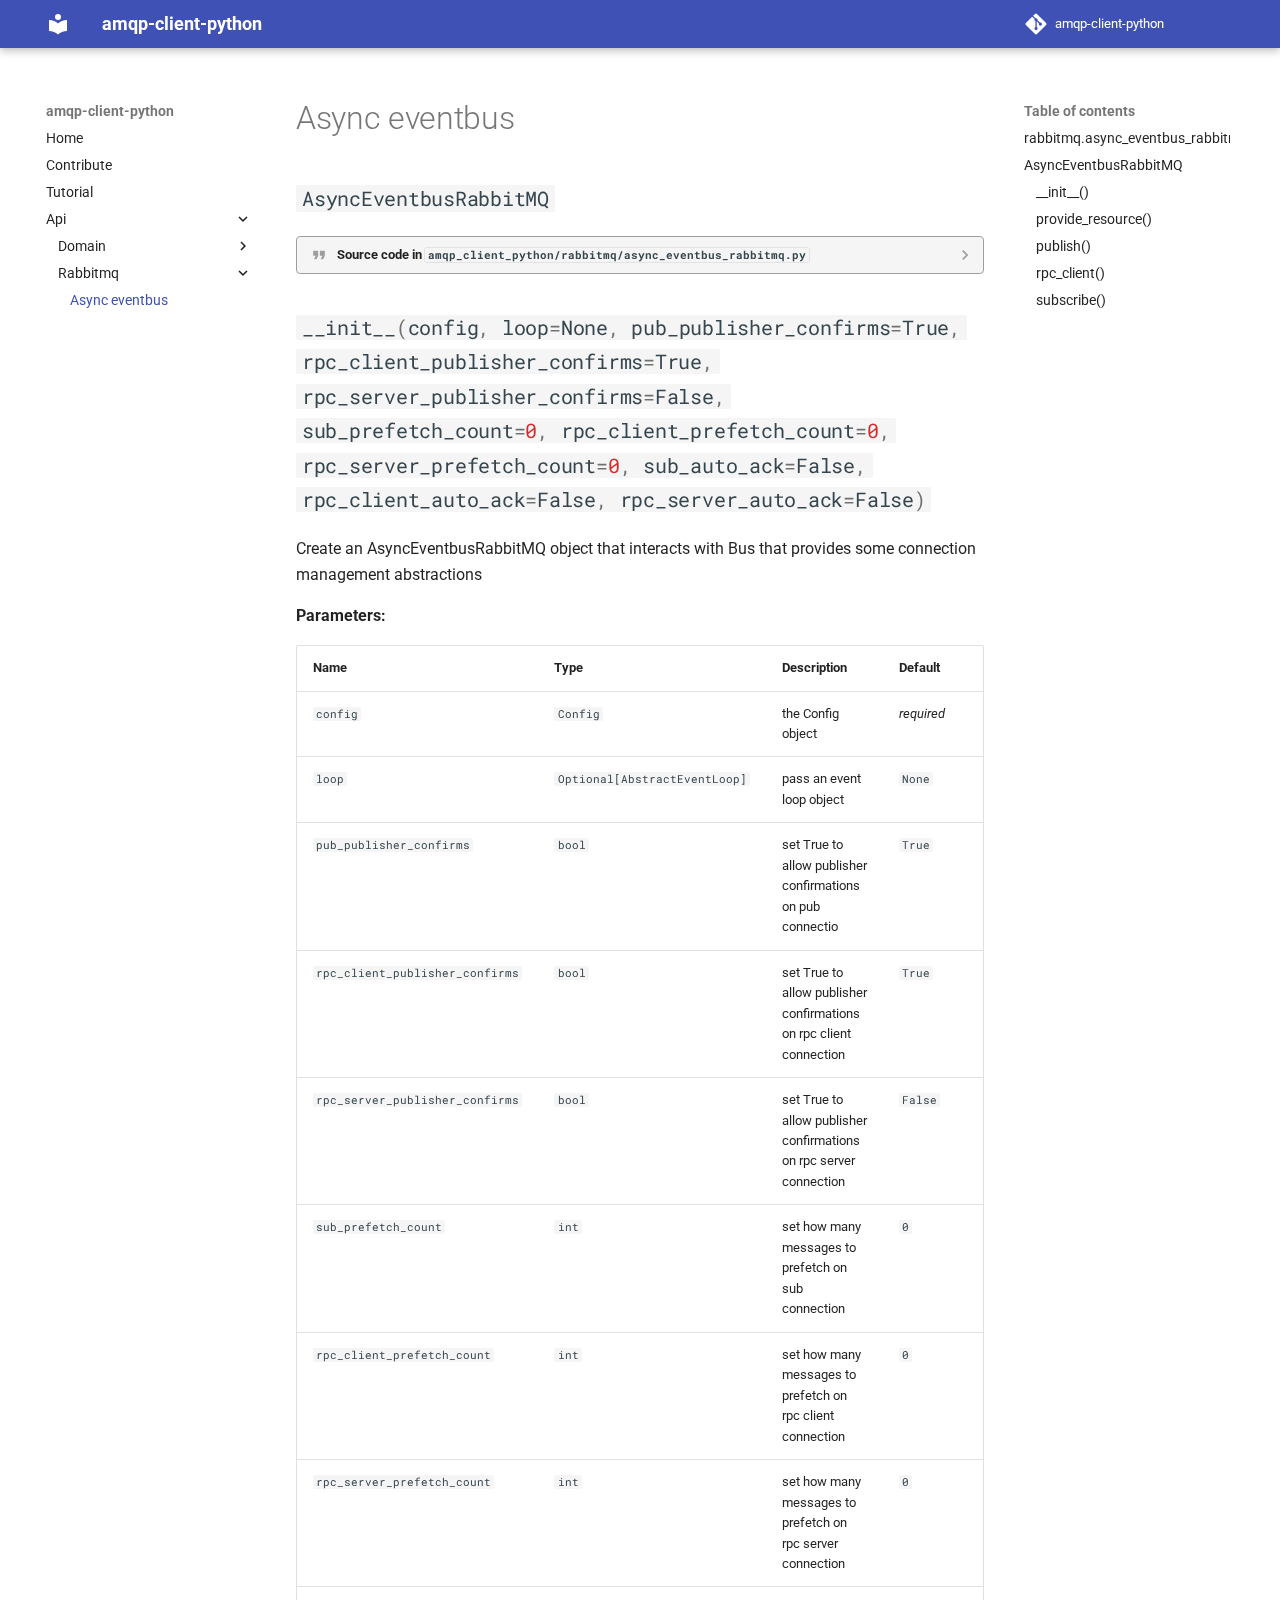
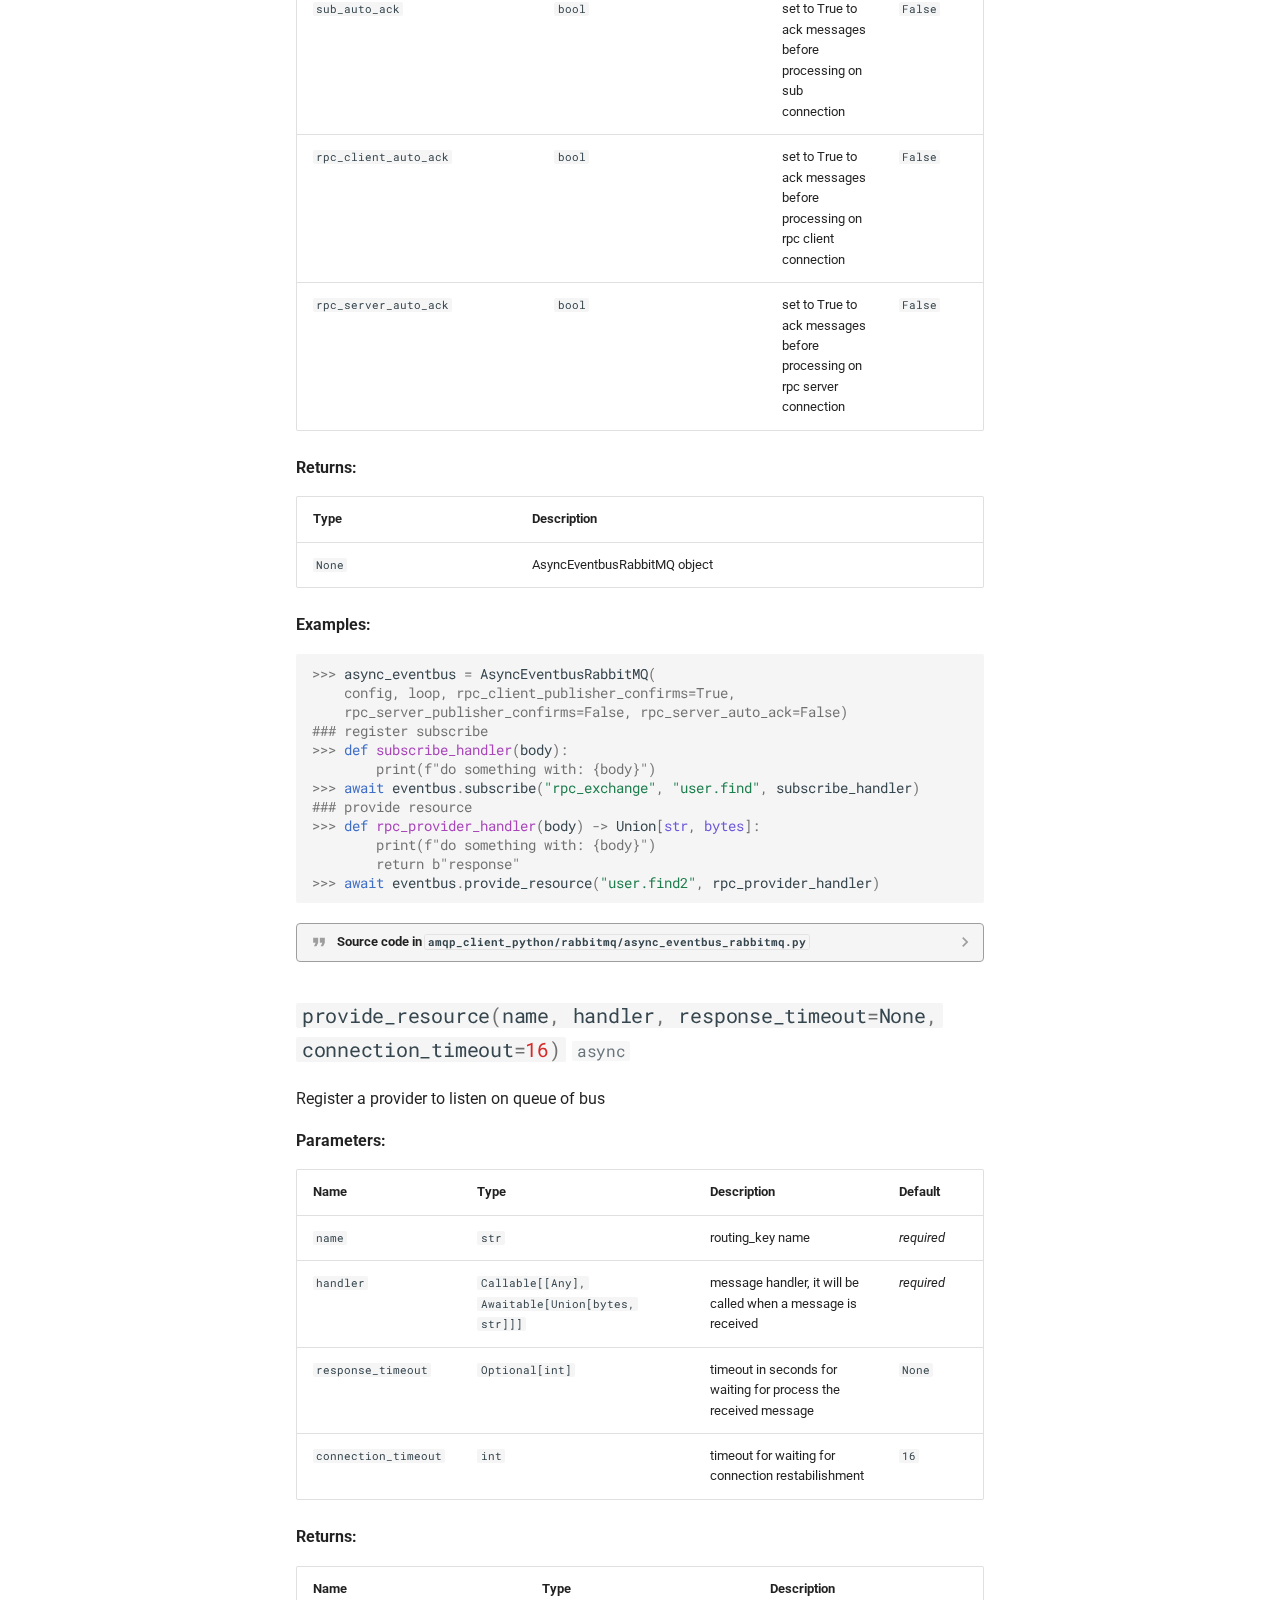
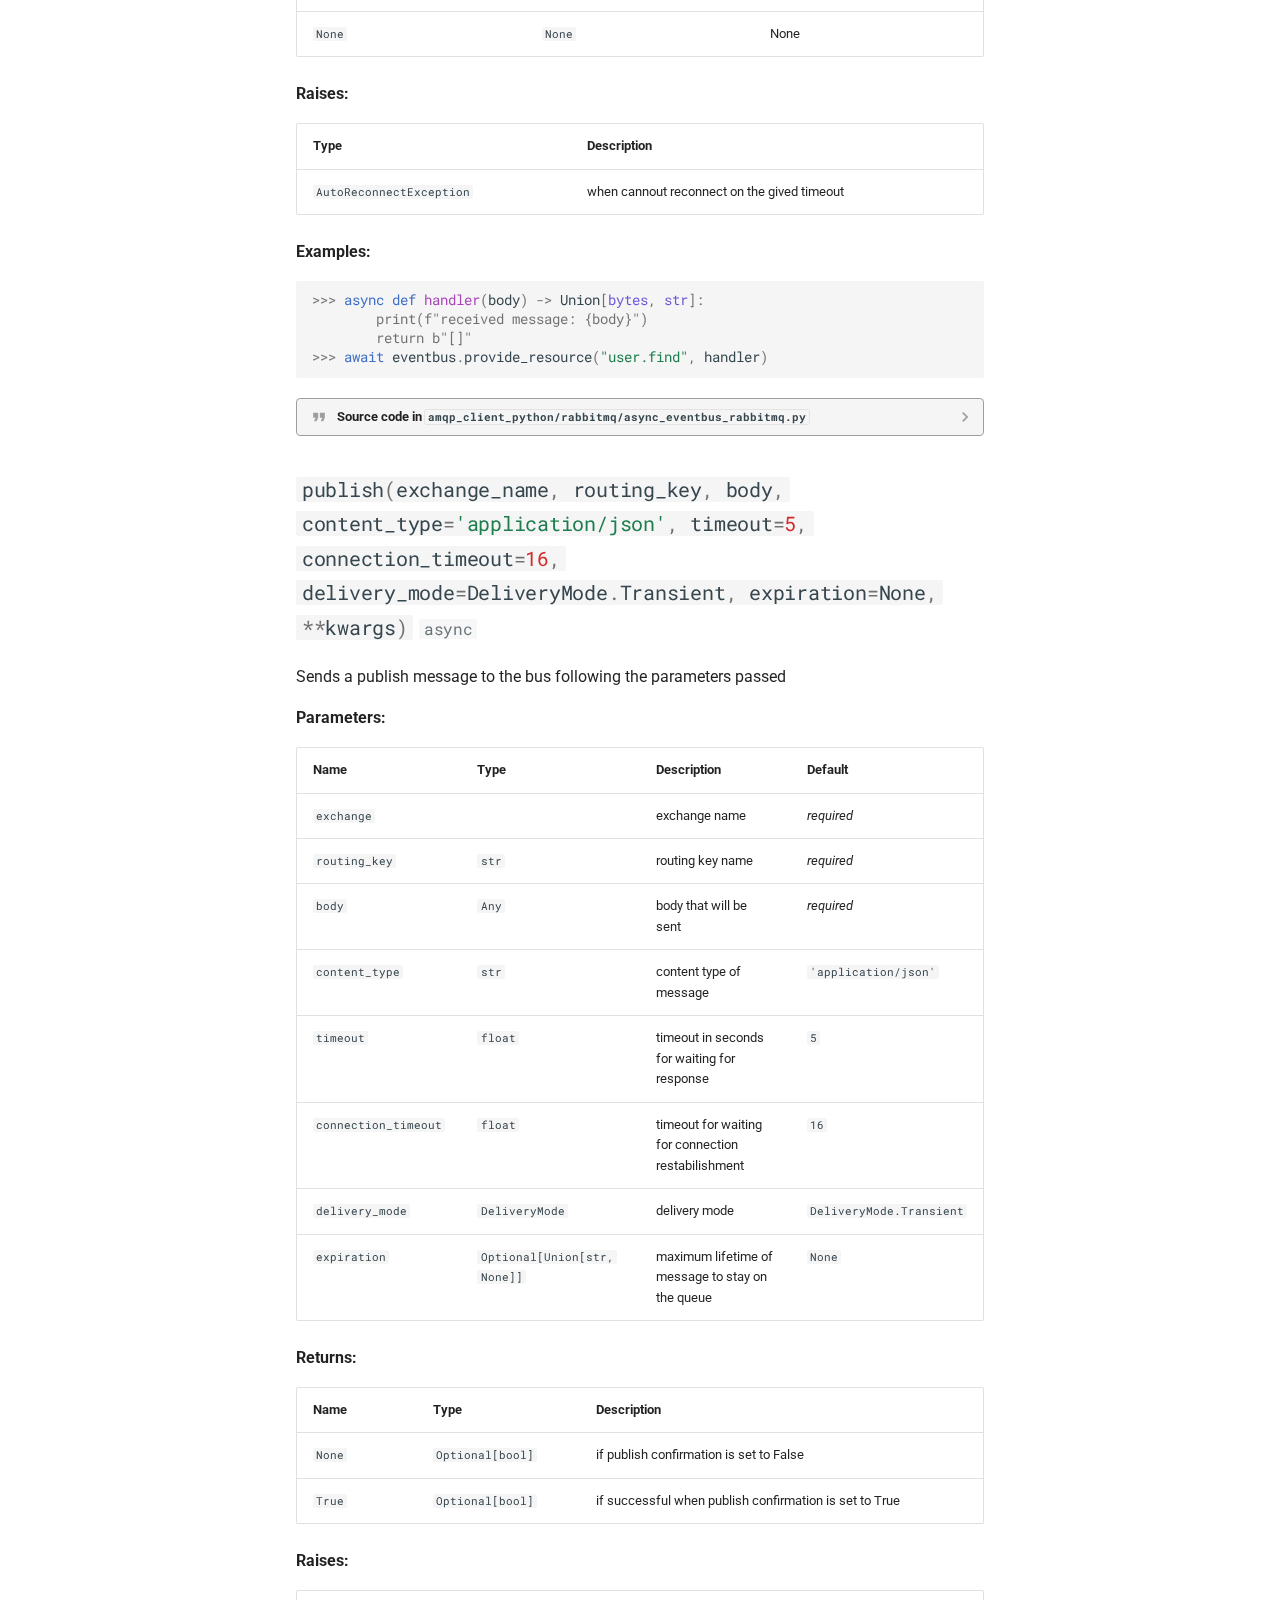
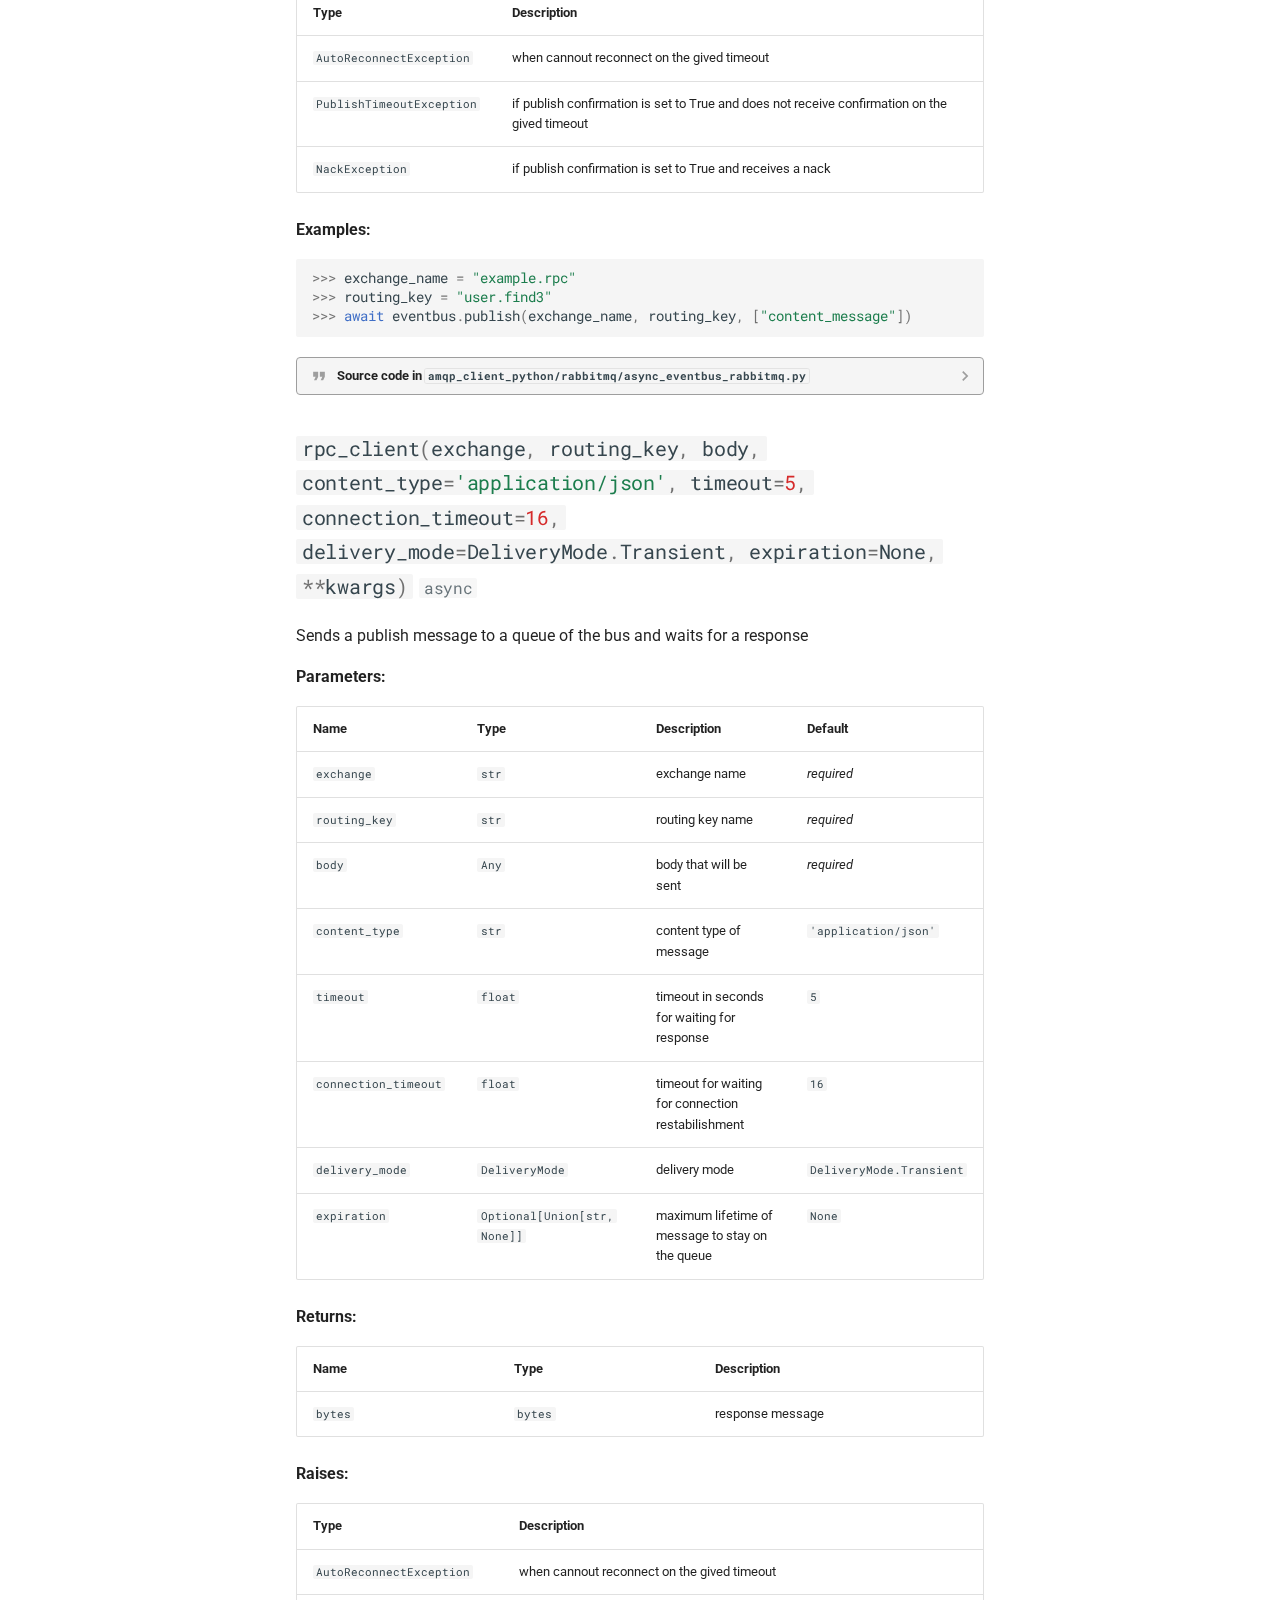
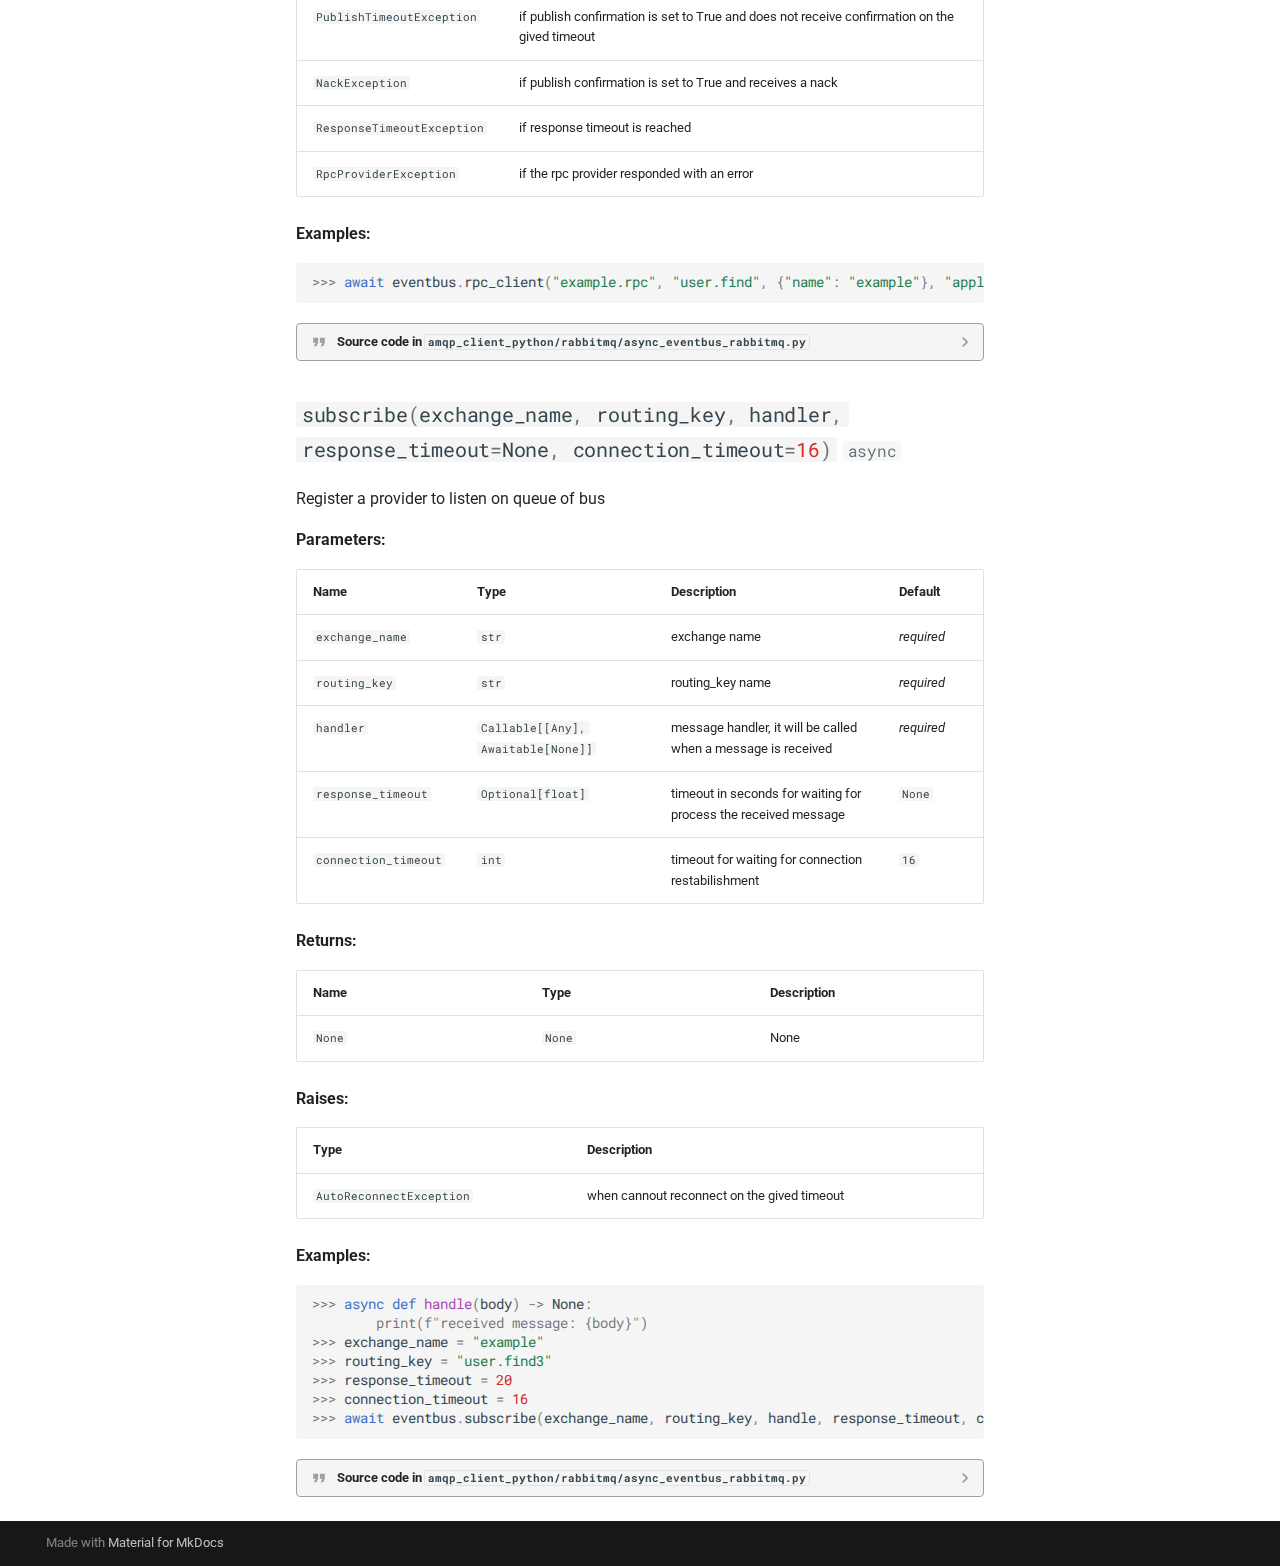
<file: api/rabbitmq/async_eventbus/index.html>
<!doctype html>
<html lang="en" class="no-js">
  <head>
    
      <meta charset="utf-8">
      <meta name="viewport" content="width=device-width,initial-scale=1">
      
      
      
      
        <link rel="prev" href="../../domain/ssl_options/">
      
      
      <link rel="icon" href="../../../assets/images/favicon.png">
      <meta name="generator" content="mkdocs-1.5.3, mkdocs-material-9.1.21">
    
    
      
        <title>Async eventbus - amqp-client-python</title>
      
    
    
      <link rel="stylesheet" href="../../../assets/stylesheets/main.eebd395e.min.css">
      
      

    
    
    
      
        
        
        <link rel="preconnect" href="https://fonts.gstatic.com" crossorigin>
        <link rel="stylesheet" href="https://fonts.googleapis.com/css?family=Roboto:300,300i,400,400i,700,700i%7CRoboto+Mono:400,400i,700,700i&display=fallback">
        <style>:root{--md-text-font:"Roboto";--md-code-font:"Roboto Mono"}</style>
      
    
    
      <link rel="stylesheet" href="../../../assets/_mkdocstrings.css">
    
      <link rel="stylesheet" href="../../../stylesheets/extra.css">
    
    <script>__md_scope=new URL("../../..",location),__md_hash=e=>[...e].reduce((e,_)=>(e<<5)-e+_.charCodeAt(0),0),__md_get=(e,_=localStorage,t=__md_scope)=>JSON.parse(_.getItem(t.pathname+"."+e)),__md_set=(e,_,t=localStorage,a=__md_scope)=>{try{t.setItem(a.pathname+"."+e,JSON.stringify(_))}catch(e){}}</script>
    
      

    
    
    
  </head>
  
  
    <body dir="ltr">
  
    
    
      <script>var palette=__md_get("__palette");if(palette&&"object"==typeof palette.color)for(var key of Object.keys(palette.color))document.body.setAttribute("data-md-color-"+key,palette.color[key])</script>
    
    <input class="md-toggle" data-md-toggle="drawer" type="checkbox" id="__drawer" autocomplete="off">
    <input class="md-toggle" data-md-toggle="search" type="checkbox" id="__search" autocomplete="off">
    <label class="md-overlay" for="__drawer"></label>
    <div data-md-component="skip">
      
        
        <a href="#rabbitmq.async_eventbus_rabbitmq" class="md-skip">
          Skip to content
        </a>
      
    </div>
    <div data-md-component="announce">
      
    </div>
    
    
      

  

<header class="md-header md-header--shadow" data-md-component="header">
  <nav class="md-header__inner md-grid" aria-label="Header">
    <a href="../../.." title="amqp-client-python" class="md-header__button md-logo" aria-label="amqp-client-python" data-md-component="logo">
      
  
  <svg xmlns="http://www.w3.org/2000/svg" viewBox="0 0 24 24"><path d="M12 8a3 3 0 0 0 3-3 3 3 0 0 0-3-3 3 3 0 0 0-3 3 3 3 0 0 0 3 3m0 3.54C9.64 9.35 6.5 8 3 8v11c3.5 0 6.64 1.35 9 3.54 2.36-2.19 5.5-3.54 9-3.54V8c-3.5 0-6.64 1.35-9 3.54Z"/></svg>

    </a>
    <label class="md-header__button md-icon" for="__drawer">
      <svg xmlns="http://www.w3.org/2000/svg" viewBox="0 0 24 24"><path d="M3 6h18v2H3V6m0 5h18v2H3v-2m0 5h18v2H3v-2Z"/></svg>
    </label>
    <div class="md-header__title" data-md-component="header-title">
      <div class="md-header__ellipsis">
        <div class="md-header__topic">
          <span class="md-ellipsis">
            amqp-client-python
          </span>
        </div>
        <div class="md-header__topic" data-md-component="header-topic">
          <span class="md-ellipsis">
            
              Async eventbus
            
          </span>
        </div>
      </div>
    </div>
    
    
    
    
      <div class="md-header__source">
        <a href="https://github.com/nutes-uepb/amqp-client-python" title="Go to repository" class="md-source" data-md-component="source">
  <div class="md-source__icon md-icon">
    
    <svg xmlns="http://www.w3.org/2000/svg" viewBox="0 0 448 512"><!--! Font Awesome Free 6.4.0 by @fontawesome - https://fontawesome.com License - https://fontawesome.com/license/free (Icons: CC BY 4.0, Fonts: SIL OFL 1.1, Code: MIT License) Copyright 2023 Fonticons, Inc.--><path d="M439.55 236.05 244 40.45a28.87 28.87 0 0 0-40.81 0l-40.66 40.63 51.52 51.52c27.06-9.14 52.68 16.77 43.39 43.68l49.66 49.66c34.23-11.8 61.18 31 35.47 56.69-26.49 26.49-70.21-2.87-56-37.34L240.22 199v121.85c25.3 12.54 22.26 41.85 9.08 55a34.34 34.34 0 0 1-48.55 0c-17.57-17.6-11.07-46.91 11.25-56v-123c-20.8-8.51-24.6-30.74-18.64-45L142.57 101 8.45 235.14a28.86 28.86 0 0 0 0 40.81l195.61 195.6a28.86 28.86 0 0 0 40.8 0l194.69-194.69a28.86 28.86 0 0 0 0-40.81z"/></svg>
  </div>
  <div class="md-source__repository">
    amqp-client-python
  </div>
</a>
      </div>
    
  </nav>
  
</header>
    
    <div class="md-container" data-md-component="container">
      
      
        
          
        
      
      <main class="md-main" data-md-component="main">
        <div class="md-main__inner md-grid">
          
            
              
              <div class="md-sidebar md-sidebar--primary" data-md-component="sidebar" data-md-type="navigation" >
                <div class="md-sidebar__scrollwrap">
                  <div class="md-sidebar__inner">
                    


<nav class="md-nav md-nav--primary" aria-label="Navigation" data-md-level="0">
  <label class="md-nav__title" for="__drawer">
    <a href="../../.." title="amqp-client-python" class="md-nav__button md-logo" aria-label="amqp-client-python" data-md-component="logo">
      
  
  <svg xmlns="http://www.w3.org/2000/svg" viewBox="0 0 24 24"><path d="M12 8a3 3 0 0 0 3-3 3 3 0 0 0-3-3 3 3 0 0 0-3 3 3 3 0 0 0 3 3m0 3.54C9.64 9.35 6.5 8 3 8v11c3.5 0 6.64 1.35 9 3.54 2.36-2.19 5.5-3.54 9-3.54V8c-3.5 0-6.64 1.35-9 3.54Z"/></svg>

    </a>
    amqp-client-python
  </label>
  
    <div class="md-nav__source">
      <a href="https://github.com/nutes-uepb/amqp-client-python" title="Go to repository" class="md-source" data-md-component="source">
  <div class="md-source__icon md-icon">
    
    <svg xmlns="http://www.w3.org/2000/svg" viewBox="0 0 448 512"><!--! Font Awesome Free 6.4.0 by @fontawesome - https://fontawesome.com License - https://fontawesome.com/license/free (Icons: CC BY 4.0, Fonts: SIL OFL 1.1, Code: MIT License) Copyright 2023 Fonticons, Inc.--><path d="M439.55 236.05 244 40.45a28.87 28.87 0 0 0-40.81 0l-40.66 40.63 51.52 51.52c27.06-9.14 52.68 16.77 43.39 43.68l49.66 49.66c34.23-11.8 61.18 31 35.47 56.69-26.49 26.49-70.21-2.87-56-37.34L240.22 199v121.85c25.3 12.54 22.26 41.85 9.08 55a34.34 34.34 0 0 1-48.55 0c-17.57-17.6-11.07-46.91 11.25-56v-123c-20.8-8.51-24.6-30.74-18.64-45L142.57 101 8.45 235.14a28.86 28.86 0 0 0 0 40.81l195.61 195.6a28.86 28.86 0 0 0 40.8 0l194.69-194.69a28.86 28.86 0 0 0 0-40.81z"/></svg>
  </div>
  <div class="md-source__repository">
    amqp-client-python
  </div>
</a>
    </div>
  
  <ul class="md-nav__list" data-md-scrollfix>
    
      
      
      

  
  
  
    <li class="md-nav__item">
      <a href="../../.." class="md-nav__link">
        Home
      </a>
    </li>
  

    
      
      
      

  
  
  
    <li class="md-nav__item">
      <a href="../../../contribute/" class="md-nav__link">
        Contribute
      </a>
    </li>
  

    
      
      
      

  
  
  
    <li class="md-nav__item">
      <a href="../../../tutorial/" class="md-nav__link">
        Tutorial
      </a>
    </li>
  

    
      
      
      

  
  
    
  
  
    
    <li class="md-nav__item md-nav__item--active md-nav__item--nested">
      
      
      
      
      <input class="md-nav__toggle md-toggle " type="checkbox" id="__nav_4" checked>
      
      
      
        <label class="md-nav__link" for="__nav_4" id="__nav_4_label" tabindex="0">
          Api
          <span class="md-nav__icon md-icon"></span>
        </label>
      
      <nav class="md-nav" data-md-level="1" aria-labelledby="__nav_4_label" aria-expanded="true">
        <label class="md-nav__title" for="__nav_4">
          <span class="md-nav__icon md-icon"></span>
          Api
        </label>
        <ul class="md-nav__list" data-md-scrollfix>
          
            
              
  
  
  
    
    <li class="md-nav__item md-nav__item--nested">
      
      
      
      
      <input class="md-nav__toggle md-toggle " type="checkbox" id="__nav_4_1" >
      
      
      
        <label class="md-nav__link" for="__nav_4_1" id="__nav_4_1_label" tabindex="0">
          Domain
          <span class="md-nav__icon md-icon"></span>
        </label>
      
      <nav class="md-nav" data-md-level="2" aria-labelledby="__nav_4_1_label" aria-expanded="false">
        <label class="md-nav__title" for="__nav_4_1">
          <span class="md-nav__icon md-icon"></span>
          Domain
        </label>
        <ul class="md-nav__list" data-md-scrollfix>
          
            
              
  
  
  
    <li class="md-nav__item">
      <a href="../../domain/config/" class="md-nav__link">
        Config
      </a>
    </li>
  

            
          
            
              
  
  
  
    <li class="md-nav__item">
      <a href="../../domain/options/" class="md-nav__link">
        Options
      </a>
    </li>
  

            
          
            
              
  
  
  
    <li class="md-nav__item">
      <a href="../../domain/ssl_options/" class="md-nav__link">
        Ssl options
      </a>
    </li>
  

            
          
        </ul>
      </nav>
    </li>
  

            
          
            
              
  
  
    
  
  
    
    <li class="md-nav__item md-nav__item--active md-nav__item--nested">
      
      
      
      
      <input class="md-nav__toggle md-toggle " type="checkbox" id="__nav_4_2" checked>
      
      
      
        <label class="md-nav__link" for="__nav_4_2" id="__nav_4_2_label" tabindex="0">
          Rabbitmq
          <span class="md-nav__icon md-icon"></span>
        </label>
      
      <nav class="md-nav" data-md-level="2" aria-labelledby="__nav_4_2_label" aria-expanded="true">
        <label class="md-nav__title" for="__nav_4_2">
          <span class="md-nav__icon md-icon"></span>
          Rabbitmq
        </label>
        <ul class="md-nav__list" data-md-scrollfix>
          
            
              
  
  
    
  
  
    <li class="md-nav__item md-nav__item--active">
      
      <input class="md-nav__toggle md-toggle" type="checkbox" id="__toc">
      
      
      
        <label class="md-nav__link md-nav__link--active" for="__toc">
          Async eventbus
          <span class="md-nav__icon md-icon"></span>
        </label>
      
      <a href="./" class="md-nav__link md-nav__link--active">
        Async eventbus
      </a>
      
        

<nav class="md-nav md-nav--secondary" aria-label="Table of contents">
  
  
  
  
    <label class="md-nav__title" for="__toc">
      <span class="md-nav__icon md-icon"></span>
      Table of contents
    </label>
    <ul class="md-nav__list" data-md-component="toc" data-md-scrollfix>
      
        <li class="md-nav__item">
  <a href="#rabbitmq.async_eventbus_rabbitmq" class="md-nav__link">
    rabbitmq.async_eventbus_rabbitmq
  </a>
  
</li>
      
        <li class="md-nav__item">
  <a href="#rabbitmq.async_eventbus_rabbitmq.AsyncEventbusRabbitMQ" class="md-nav__link">
    AsyncEventbusRabbitMQ
  </a>
  
    <nav class="md-nav" aria-label="AsyncEventbusRabbitMQ">
      <ul class="md-nav__list">
        
          <li class="md-nav__item">
  <a href="#rabbitmq.async_eventbus_rabbitmq.AsyncEventbusRabbitMQ.__init__" class="md-nav__link">
    __init__()
  </a>
  
</li>
        
          <li class="md-nav__item">
  <a href="#rabbitmq.async_eventbus_rabbitmq.AsyncEventbusRabbitMQ.provide_resource" class="md-nav__link">
    provide_resource()
  </a>
  
</li>
        
          <li class="md-nav__item">
  <a href="#rabbitmq.async_eventbus_rabbitmq.AsyncEventbusRabbitMQ.publish" class="md-nav__link">
    publish()
  </a>
  
</li>
        
          <li class="md-nav__item">
  <a href="#rabbitmq.async_eventbus_rabbitmq.AsyncEventbusRabbitMQ.rpc_client" class="md-nav__link">
    rpc_client()
  </a>
  
</li>
        
          <li class="md-nav__item">
  <a href="#rabbitmq.async_eventbus_rabbitmq.AsyncEventbusRabbitMQ.subscribe" class="md-nav__link">
    subscribe()
  </a>
  
</li>
        
      </ul>
    </nav>
  
</li>
      
    </ul>
  
</nav>
      
    </li>
  

            
          
        </ul>
      </nav>
    </li>
  

            
          
        </ul>
      </nav>
    </li>
  

    
  </ul>
</nav>
                  </div>
                </div>
              </div>
            
            
              
              <div class="md-sidebar md-sidebar--secondary" data-md-component="sidebar" data-md-type="toc" >
                <div class="md-sidebar__scrollwrap">
                  <div class="md-sidebar__inner">
                    

<nav class="md-nav md-nav--secondary" aria-label="Table of contents">
  
  
  
  
    <label class="md-nav__title" for="__toc">
      <span class="md-nav__icon md-icon"></span>
      Table of contents
    </label>
    <ul class="md-nav__list" data-md-component="toc" data-md-scrollfix>
      
        <li class="md-nav__item">
  <a href="#rabbitmq.async_eventbus_rabbitmq" class="md-nav__link">
    rabbitmq.async_eventbus_rabbitmq
  </a>
  
</li>
      
        <li class="md-nav__item">
  <a href="#rabbitmq.async_eventbus_rabbitmq.AsyncEventbusRabbitMQ" class="md-nav__link">
    AsyncEventbusRabbitMQ
  </a>
  
    <nav class="md-nav" aria-label="AsyncEventbusRabbitMQ">
      <ul class="md-nav__list">
        
          <li class="md-nav__item">
  <a href="#rabbitmq.async_eventbus_rabbitmq.AsyncEventbusRabbitMQ.__init__" class="md-nav__link">
    __init__()
  </a>
  
</li>
        
          <li class="md-nav__item">
  <a href="#rabbitmq.async_eventbus_rabbitmq.AsyncEventbusRabbitMQ.provide_resource" class="md-nav__link">
    provide_resource()
  </a>
  
</li>
        
          <li class="md-nav__item">
  <a href="#rabbitmq.async_eventbus_rabbitmq.AsyncEventbusRabbitMQ.publish" class="md-nav__link">
    publish()
  </a>
  
</li>
        
          <li class="md-nav__item">
  <a href="#rabbitmq.async_eventbus_rabbitmq.AsyncEventbusRabbitMQ.rpc_client" class="md-nav__link">
    rpc_client()
  </a>
  
</li>
        
          <li class="md-nav__item">
  <a href="#rabbitmq.async_eventbus_rabbitmq.AsyncEventbusRabbitMQ.subscribe" class="md-nav__link">
    subscribe()
  </a>
  
</li>
        
      </ul>
    </nav>
  
</li>
      
    </ul>
  
</nav>
                  </div>
                </div>
              </div>
            
          
          
            <div class="md-content" data-md-component="content">
              <article class="md-content__inner md-typeset">
                
                  

  
  


  <h1>Async eventbus</h1>

<div class="doc doc-object doc-module">


<a id="rabbitmq.async_eventbus_rabbitmq"></a>
  <div class="doc doc-contents first">

  

  <div class="doc doc-children">








<div class="doc doc-object doc-class">



<h2 id="rabbitmq.async_eventbus_rabbitmq.AsyncEventbusRabbitMQ" class="doc doc-heading">
        <code>AsyncEventbusRabbitMQ</code>


<a href="#rabbitmq.async_eventbus_rabbitmq.AsyncEventbusRabbitMQ" class="headerlink" title="Permanent link">#</a></h2>


  <div class="doc doc-contents ">



        <details class="quote">
          <summary>Source code in <code>amqp_client_python/rabbitmq/async_eventbus_rabbitmq.py</code></summary>
          <div class="highlight"><table class="highlighttable"><tr><td class="linenos"><div class="linenodiv"><pre><span></span><span class="normal"> 10</span>
<span class="normal"> 11</span>
<span class="normal"> 12</span>
<span class="normal"> 13</span>
<span class="normal"> 14</span>
<span class="normal"> 15</span>
<span class="normal"> 16</span>
<span class="normal"> 17</span>
<span class="normal"> 18</span>
<span class="normal"> 19</span>
<span class="normal"> 20</span>
<span class="normal"> 21</span>
<span class="normal"> 22</span>
<span class="normal"> 23</span>
<span class="normal"> 24</span>
<span class="normal"> 25</span>
<span class="normal"> 26</span>
<span class="normal"> 27</span>
<span class="normal"> 28</span>
<span class="normal"> 29</span>
<span class="normal"> 30</span>
<span class="normal"> 31</span>
<span class="normal"> 32</span>
<span class="normal"> 33</span>
<span class="normal"> 34</span>
<span class="normal"> 35</span>
<span class="normal"> 36</span>
<span class="normal"> 37</span>
<span class="normal"> 38</span>
<span class="normal"> 39</span>
<span class="normal"> 40</span>
<span class="normal"> 41</span>
<span class="normal"> 42</span>
<span class="normal"> 43</span>
<span class="normal"> 44</span>
<span class="normal"> 45</span>
<span class="normal"> 46</span>
<span class="normal"> 47</span>
<span class="normal"> 48</span>
<span class="normal"> 49</span>
<span class="normal"> 50</span>
<span class="normal"> 51</span>
<span class="normal"> 52</span>
<span class="normal"> 53</span>
<span class="normal"> 54</span>
<span class="normal"> 55</span>
<span class="normal"> 56</span>
<span class="normal"> 57</span>
<span class="normal"> 58</span>
<span class="normal"> 59</span>
<span class="normal"> 60</span>
<span class="normal"> 61</span>
<span class="normal"> 62</span>
<span class="normal"> 63</span>
<span class="normal"> 64</span>
<span class="normal"> 65</span>
<span class="normal"> 66</span>
<span class="normal"> 67</span>
<span class="normal"> 68</span>
<span class="normal"> 69</span>
<span class="normal"> 70</span>
<span class="normal"> 71</span>
<span class="normal"> 72</span>
<span class="normal"> 73</span>
<span class="normal"> 74</span>
<span class="normal"> 75</span>
<span class="normal"> 76</span>
<span class="normal"> 77</span>
<span class="normal"> 78</span>
<span class="normal"> 79</span>
<span class="normal"> 80</span>
<span class="normal"> 81</span>
<span class="normal"> 82</span>
<span class="normal"> 83</span>
<span class="normal"> 84</span>
<span class="normal"> 85</span>
<span class="normal"> 86</span>
<span class="normal"> 87</span>
<span class="normal"> 88</span>
<span class="normal"> 89</span>
<span class="normal"> 90</span>
<span class="normal"> 91</span>
<span class="normal"> 92</span>
<span class="normal"> 93</span>
<span class="normal"> 94</span>
<span class="normal"> 95</span>
<span class="normal"> 96</span>
<span class="normal"> 97</span>
<span class="normal"> 98</span>
<span class="normal"> 99</span>
<span class="normal">100</span>
<span class="normal">101</span>
<span class="normal">102</span>
<span class="normal">103</span>
<span class="normal">104</span>
<span class="normal">105</span>
<span class="normal">106</span>
<span class="normal">107</span>
<span class="normal">108</span>
<span class="normal">109</span>
<span class="normal">110</span>
<span class="normal">111</span>
<span class="normal">112</span>
<span class="normal">113</span>
<span class="normal">114</span>
<span class="normal">115</span>
<span class="normal">116</span>
<span class="normal">117</span>
<span class="normal">118</span>
<span class="normal">119</span>
<span class="normal">120</span>
<span class="normal">121</span>
<span class="normal">122</span>
<span class="normal">123</span>
<span class="normal">124</span>
<span class="normal">125</span>
<span class="normal">126</span>
<span class="normal">127</span>
<span class="normal">128</span>
<span class="normal">129</span>
<span class="normal">130</span>
<span class="normal">131</span>
<span class="normal">132</span>
<span class="normal">133</span>
<span class="normal">134</span>
<span class="normal">135</span>
<span class="normal">136</span>
<span class="normal">137</span>
<span class="normal">138</span>
<span class="normal">139</span>
<span class="normal">140</span>
<span class="normal">141</span>
<span class="normal">142</span>
<span class="normal">143</span>
<span class="normal">144</span>
<span class="normal">145</span>
<span class="normal">146</span>
<span class="normal">147</span>
<span class="normal">148</span>
<span class="normal">149</span>
<span class="normal">150</span>
<span class="normal">151</span>
<span class="normal">152</span>
<span class="normal">153</span>
<span class="normal">154</span>
<span class="normal">155</span>
<span class="normal">156</span>
<span class="normal">157</span>
<span class="normal">158</span>
<span class="normal">159</span>
<span class="normal">160</span>
<span class="normal">161</span>
<span class="normal">162</span>
<span class="normal">163</span>
<span class="normal">164</span>
<span class="normal">165</span>
<span class="normal">166</span>
<span class="normal">167</span>
<span class="normal">168</span>
<span class="normal">169</span>
<span class="normal">170</span>
<span class="normal">171</span>
<span class="normal">172</span>
<span class="normal">173</span>
<span class="normal">174</span>
<span class="normal">175</span>
<span class="normal">176</span>
<span class="normal">177</span>
<span class="normal">178</span>
<span class="normal">179</span>
<span class="normal">180</span>
<span class="normal">181</span>
<span class="normal">182</span>
<span class="normal">183</span>
<span class="normal">184</span>
<span class="normal">185</span>
<span class="normal">186</span>
<span class="normal">187</span>
<span class="normal">188</span>
<span class="normal">189</span>
<span class="normal">190</span>
<span class="normal">191</span>
<span class="normal">192</span>
<span class="normal">193</span>
<span class="normal">194</span>
<span class="normal">195</span>
<span class="normal">196</span>
<span class="normal">197</span>
<span class="normal">198</span>
<span class="normal">199</span>
<span class="normal">200</span>
<span class="normal">201</span>
<span class="normal">202</span>
<span class="normal">203</span>
<span class="normal">204</span>
<span class="normal">205</span>
<span class="normal">206</span>
<span class="normal">207</span>
<span class="normal">208</span>
<span class="normal">209</span>
<span class="normal">210</span>
<span class="normal">211</span>
<span class="normal">212</span>
<span class="normal">213</span>
<span class="normal">214</span>
<span class="normal">215</span>
<span class="normal">216</span>
<span class="normal">217</span>
<span class="normal">218</span>
<span class="normal">219</span>
<span class="normal">220</span>
<span class="normal">221</span>
<span class="normal">222</span>
<span class="normal">223</span>
<span class="normal">224</span>
<span class="normal">225</span>
<span class="normal">226</span>
<span class="normal">227</span>
<span class="normal">228</span>
<span class="normal">229</span>
<span class="normal">230</span>
<span class="normal">231</span>
<span class="normal">232</span>
<span class="normal">233</span>
<span class="normal">234</span>
<span class="normal">235</span>
<span class="normal">236</span>
<span class="normal">237</span>
<span class="normal">238</span>
<span class="normal">239</span>
<span class="normal">240</span>
<span class="normal">241</span>
<span class="normal">242</span>
<span class="normal">243</span>
<span class="normal">244</span>
<span class="normal">245</span>
<span class="normal">246</span>
<span class="normal">247</span>
<span class="normal">248</span>
<span class="normal">249</span>
<span class="normal">250</span>
<span class="normal">251</span>
<span class="normal">252</span>
<span class="normal">253</span>
<span class="normal">254</span>
<span class="normal">255</span>
<span class="normal">256</span>
<span class="normal">257</span>
<span class="normal">258</span>
<span class="normal">259</span>
<span class="normal">260</span>
<span class="normal">261</span>
<span class="normal">262</span>
<span class="normal">263</span>
<span class="normal">264</span>
<span class="normal">265</span>
<span class="normal">266</span>
<span class="normal">267</span>
<span class="normal">268</span>
<span class="normal">269</span>
<span class="normal">270</span>
<span class="normal">271</span>
<span class="normal">272</span>
<span class="normal">273</span>
<span class="normal">274</span>
<span class="normal">275</span>
<span class="normal">276</span>
<span class="normal">277</span>
<span class="normal">278</span>
<span class="normal">279</span>
<span class="normal">280</span>
<span class="normal">281</span>
<span class="normal">282</span>
<span class="normal">283</span>
<span class="normal">284</span>
<span class="normal">285</span>
<span class="normal">286</span>
<span class="normal">287</span>
<span class="normal">288</span>
<span class="normal">289</span>
<span class="normal">290</span>
<span class="normal">291</span>
<span class="normal">292</span>
<span class="normal">293</span>
<span class="normal">294</span>
<span class="normal">295</span>
<span class="normal">296</span>
<span class="normal">297</span>
<span class="normal">298</span>
<span class="normal">299</span>
<span class="normal">300</span>
<span class="normal">301</span>
<span class="normal">302</span>
<span class="normal">303</span>
<span class="normal">304</span>
<span class="normal">305</span>
<span class="normal">306</span>
<span class="normal">307</span></pre></div></td><td class="code"><div><pre><span></span><code><span class="k">class</span> <span class="nc">AsyncEventbusRabbitMQ</span><span class="p">:</span>
    <span class="k">def</span> <span class="fm">__init__</span><span class="p">(</span>
        <span class="bp">self</span><span class="p">,</span>
        <span class="n">config</span><span class="p">:</span> <span class="n">Config</span><span class="p">,</span>
        <span class="n">loop</span><span class="p">:</span> <span class="n">Optional</span><span class="p">[</span><span class="n">AbstractEventLoop</span><span class="p">]</span> <span class="o">=</span> <span class="kc">None</span><span class="p">,</span>
        <span class="n">pub_publisher_confirms</span><span class="p">:</span> <span class="nb">bool</span> <span class="o">=</span> <span class="kc">True</span><span class="p">,</span>
        <span class="n">rpc_client_publisher_confirms</span><span class="p">:</span> <span class="nb">bool</span> <span class="o">=</span> <span class="kc">True</span><span class="p">,</span>
        <span class="n">rpc_server_publisher_confirms</span><span class="p">:</span> <span class="nb">bool</span> <span class="o">=</span> <span class="kc">False</span><span class="p">,</span>
        <span class="n">sub_prefetch_count</span><span class="p">:</span> <span class="nb">int</span> <span class="o">=</span> <span class="mi">0</span><span class="p">,</span>
        <span class="n">rpc_client_prefetch_count</span><span class="p">:</span> <span class="nb">int</span> <span class="o">=</span> <span class="mi">0</span><span class="p">,</span>
        <span class="n">rpc_server_prefetch_count</span><span class="p">:</span> <span class="nb">int</span> <span class="o">=</span> <span class="mi">0</span><span class="p">,</span>
        <span class="n">sub_auto_ack</span><span class="p">:</span> <span class="nb">bool</span> <span class="o">=</span> <span class="kc">False</span><span class="p">,</span>
        <span class="n">rpc_client_auto_ack</span><span class="p">:</span> <span class="nb">bool</span> <span class="o">=</span> <span class="kc">False</span><span class="p">,</span>
        <span class="n">rpc_server_auto_ack</span><span class="p">:</span> <span class="nb">bool</span> <span class="o">=</span> <span class="kc">False</span><span class="p">,</span>
    <span class="p">)</span> <span class="o">-&gt;</span> <span class="kc">None</span><span class="p">:</span>
<span class="w">        </span><span class="sd">&quot;&quot;&quot;</span>
<span class="sd">        Create an AsyncEventbusRabbitMQ object that interacts with Bus that provides</span>
<span class="sd">        some connection management abstractions</span>

<span class="sd">        Args:</span>
<span class="sd">            config: the Config object</span>
<span class="sd">            loop: pass an event loop object</span>
<span class="sd">            pub_publisher_confirms: set True to allow publisher confirmations on pub connectio</span>
<span class="sd">            rpc_client_publisher_confirms: set True to allow publisher confirmations on rpc client connection</span>
<span class="sd">            rpc_server_publisher_confirms: set True to allow publisher confirmations on rpc server connection</span>
<span class="sd">            sub_prefetch_count: set how many messages to prefetch on sub connection</span>
<span class="sd">            rpc_client_prefetch_count: set how many messages to prefetch on rpc client connection</span>
<span class="sd">            rpc_server_prefetch_count: set how many messages to prefetch on rpc server connection</span>
<span class="sd">            sub_auto_ack: set to True to ack messages before processing on sub connection</span>
<span class="sd">            rpc_client_auto_ack: set to True to ack messages before processing on rpc client connection</span>
<span class="sd">            rpc_server_auto_ack: set to True to ack messages before processing on rpc server connection</span>

<span class="sd">        Returns:</span>
<span class="sd">            AsyncEventbusRabbitMQ object</span>

<span class="sd">        Raises:</span>

<span class="sd">        Examples:</span>
<span class="sd">            &gt;&gt;&gt; async_eventbus = AsyncEventbusRabbitMQ(</span>
<span class="sd">                config, loop, rpc_client_publisher_confirms=True,</span>
<span class="sd">                rpc_server_publisher_confirms=False, rpc_server_auto_ack=False)</span>
<span class="sd">            ### register subscribe</span>
<span class="sd">            &gt;&gt;&gt; def subscribe_handler(body):</span>
<span class="sd">                    print(f&quot;do something with: {body}&quot;)</span>
<span class="sd">            &gt;&gt;&gt; await eventbus.subscribe(&quot;rpc_exchange&quot;, &quot;user.find&quot;, subscribe_handler)</span>
<span class="sd">            ### provide resource</span>
<span class="sd">            &gt;&gt;&gt; def rpc_provider_handler(body) -&gt; Union[str, bytes]:</span>
<span class="sd">                    print(f&quot;do something with: {body}&quot;)</span>
<span class="sd">                    return b&quot;response&quot;</span>
<span class="sd">            &gt;&gt;&gt; await eventbus.provide_resource(&quot;user.find2&quot;, rpc_provider_handler)</span>
<span class="sd">        &quot;&quot;&quot;</span>
        <span class="bp">self</span><span class="o">.</span><span class="n">_loop</span><span class="p">:</span> <span class="n">Optional</span><span class="p">[</span><span class="n">AbstractEventLoop</span><span class="p">]</span> <span class="o">=</span> <span class="n">loop</span>
        <span class="bp">self</span><span class="o">.</span><span class="n">_signal</span> <span class="o">=</span> <span class="n">Signal</span><span class="p">()</span>
        <span class="bp">self</span><span class="o">.</span><span class="n">_pub_connection</span> <span class="o">=</span> <span class="n">AsyncConnection</span><span class="p">(</span>
            <span class="bp">self</span><span class="o">.</span><span class="n">_loop</span><span class="p">,</span>
            <span class="n">pub_publisher_confirms</span><span class="p">,</span>
            <span class="n">connection_type</span><span class="o">=</span><span class="n">ConnectionType</span><span class="o">.</span><span class="n">PUBLISH</span><span class="p">,</span>
            <span class="n">signal</span><span class="o">=</span><span class="bp">self</span><span class="o">.</span><span class="n">_signal</span><span class="p">,</span>
        <span class="p">)</span>
        <span class="bp">self</span><span class="o">.</span><span class="n">_sub_connection</span> <span class="o">=</span> <span class="n">AsyncConnection</span><span class="p">(</span>
            <span class="bp">self</span><span class="o">.</span><span class="n">_loop</span><span class="p">,</span>
            <span class="kc">False</span><span class="p">,</span>
            <span class="n">sub_prefetch_count</span><span class="p">,</span>
            <span class="n">sub_auto_ack</span><span class="p">,</span>
            <span class="n">connection_type</span><span class="o">=</span><span class="n">ConnectionType</span><span class="o">.</span><span class="n">SUBSCRIBE</span><span class="p">,</span>
            <span class="n">signal</span><span class="o">=</span><span class="bp">self</span><span class="o">.</span><span class="n">_signal</span><span class="p">,</span>
        <span class="p">)</span>
        <span class="bp">self</span><span class="o">.</span><span class="n">_rpc_client_connection</span> <span class="o">=</span> <span class="n">AsyncConnection</span><span class="p">(</span>
            <span class="bp">self</span><span class="o">.</span><span class="n">_loop</span><span class="p">,</span>
            <span class="n">rpc_client_publisher_confirms</span><span class="p">,</span>
            <span class="n">rpc_client_prefetch_count</span><span class="p">,</span>
            <span class="n">rpc_client_auto_ack</span><span class="p">,</span>
            <span class="n">connection_type</span><span class="o">=</span><span class="n">ConnectionType</span><span class="o">.</span><span class="n">RPC_CLIENT</span><span class="p">,</span>
            <span class="n">signal</span><span class="o">=</span><span class="bp">self</span><span class="o">.</span><span class="n">_signal</span><span class="p">,</span>
        <span class="p">)</span>
        <span class="bp">self</span><span class="o">.</span><span class="n">_rpc_server_connection</span> <span class="o">=</span> <span class="n">AsyncConnection</span><span class="p">(</span>
            <span class="bp">self</span><span class="o">.</span><span class="n">_loop</span><span class="p">,</span>
            <span class="n">rpc_server_publisher_confirms</span><span class="p">,</span>
            <span class="n">rpc_server_prefetch_count</span><span class="p">,</span>
            <span class="n">rpc_server_auto_ack</span><span class="p">,</span>
            <span class="n">connection_type</span><span class="o">=</span><span class="n">ConnectionType</span><span class="o">.</span><span class="n">RPC_SERVER</span><span class="p">,</span>
            <span class="n">signal</span><span class="o">=</span><span class="bp">self</span><span class="o">.</span><span class="n">_signal</span><span class="p">,</span>
        <span class="p">)</span>
        <span class="bp">self</span><span class="o">.</span><span class="n">on</span> <span class="o">=</span> <span class="bp">self</span><span class="o">.</span><span class="n">_signal</span><span class="o">.</span><span class="n">on</span>
        <span class="bp">self</span><span class="o">.</span><span class="n">config</span> <span class="o">=</span> <span class="n">config</span><span class="o">.</span><span class="n">build</span><span class="p">()</span>
        <span class="bp">self</span><span class="o">.</span><span class="n">_rpc_server_initialized</span> <span class="o">=</span> <span class="kc">False</span>

    <span class="k">async</span> <span class="k">def</span> <span class="nf">rpc_client</span><span class="p">(</span>
        <span class="bp">self</span><span class="p">,</span>
        <span class="n">exchange</span><span class="p">:</span> <span class="nb">str</span><span class="p">,</span>
        <span class="n">routing_key</span><span class="p">:</span> <span class="nb">str</span><span class="p">,</span>
        <span class="n">body</span><span class="p">:</span> <span class="n">Any</span><span class="p">,</span>
        <span class="n">content_type</span><span class="p">:</span> <span class="nb">str</span> <span class="o">=</span> <span class="s2">&quot;application/json&quot;</span><span class="p">,</span>
        <span class="n">timeout</span><span class="p">:</span> <span class="nb">float</span> <span class="o">=</span> <span class="mi">5</span><span class="p">,</span>
        <span class="n">connection_timeout</span><span class="p">:</span> <span class="nb">float</span> <span class="o">=</span> <span class="mi">16</span><span class="p">,</span>
        <span class="n">delivery_mode</span><span class="p">:</span> <span class="n">DeliveryMode</span> <span class="o">=</span> <span class="n">DeliveryMode</span><span class="o">.</span><span class="n">Transient</span><span class="p">,</span>
        <span class="n">expiration</span><span class="p">:</span> <span class="n">Optional</span><span class="p">[</span><span class="n">Union</span><span class="p">[</span><span class="nb">str</span><span class="p">,</span> <span class="kc">None</span><span class="p">]]</span> <span class="o">=</span> <span class="kc">None</span><span class="p">,</span>
        <span class="o">**</span><span class="n">kwargs</span>
    <span class="p">)</span> <span class="o">-&gt;</span> <span class="nb">bytes</span><span class="p">:</span>
<span class="w">        </span><span class="sd">&quot;&quot;&quot;</span>
<span class="sd">        Sends a publish message to a queue of the bus and waits for a response</span>

<span class="sd">        Args:</span>
<span class="sd">            exchange: exchange name</span>
<span class="sd">            routing_key:  routing key name</span>
<span class="sd">            body: body that will be sent</span>
<span class="sd">            content_type: content type of message</span>
<span class="sd">            timeout: timeout in seconds for waiting for response</span>
<span class="sd">            connection_timeout: timeout for waiting for connection restabilishment</span>
<span class="sd">            delivery_mode: delivery mode</span>
<span class="sd">            expiration: maximum lifetime of message to stay on the queue</span>

<span class="sd">        Returns:</span>
<span class="sd">            bytes: response message</span>

<span class="sd">        Raises:</span>
<span class="sd">            AutoReconnectException: when cannout reconnect on the gived timeout</span>
<span class="sd">            PublishTimeoutException: if publish confirmation is set to True and \</span>
<span class="sd">            does not receive confirmation on the gived timeout</span>
<span class="sd">            NackException: if publish confirmation is set to True and receives a nack</span>
<span class="sd">            ResponseTimeoutException: if response timeout is reached</span>
<span class="sd">            RpcProviderException: if the rpc provider responded with an error</span>

<span class="sd">        Examples:</span>
<span class="sd">            &gt;&gt;&gt; await eventbus.rpc_client(&quot;example.rpc&quot;, &quot;user.find&quot;, {&quot;name&quot;: &quot;example&quot;}, &quot;application/json&quot;)</span>
<span class="sd">        &quot;&quot;&quot;</span>

        <span class="k">async</span> <span class="k">def</span> <span class="nf">add_rpc_client</span><span class="p">():</span>
            <span class="k">return</span> <span class="k">await</span> <span class="bp">self</span><span class="o">.</span><span class="n">_rpc_client_connection</span><span class="o">.</span><span class="n">rpc_client</span><span class="p">(</span>
                <span class="n">exchange</span><span class="p">,</span>
                <span class="n">routing_key</span><span class="p">,</span>
                <span class="n">body</span><span class="p">,</span>
                <span class="n">content_type</span><span class="p">,</span>
                <span class="n">timeout</span><span class="p">,</span>
                <span class="n">delivery_mode</span><span class="p">,</span>
                <span class="n">expiration</span><span class="p">,</span>
                <span class="o">**</span><span class="n">kwargs</span>
            <span class="p">)</span>

        <span class="bp">self</span><span class="o">.</span><span class="n">_rpc_client_connection</span><span class="o">.</span><span class="n">open</span><span class="p">(</span><span class="bp">self</span><span class="o">.</span><span class="n">config</span><span class="o">.</span><span class="n">url</span><span class="p">)</span>
        <span class="k">return</span> <span class="k">await</span> <span class="bp">self</span><span class="o">.</span><span class="n">_rpc_client_connection</span><span class="o">.</span><span class="n">add_callback</span><span class="p">(</span>
            <span class="n">add_rpc_client</span><span class="p">,</span> <span class="n">connection_timeout</span>
        <span class="p">)</span>

    <span class="k">async</span> <span class="k">def</span> <span class="nf">publish</span><span class="p">(</span>
        <span class="bp">self</span><span class="p">,</span>
        <span class="n">exchange_name</span><span class="p">:</span> <span class="nb">str</span><span class="p">,</span>
        <span class="n">routing_key</span><span class="p">:</span> <span class="nb">str</span><span class="p">,</span>
        <span class="n">body</span><span class="p">:</span> <span class="n">Any</span><span class="p">,</span>
        <span class="n">content_type</span><span class="p">:</span> <span class="nb">str</span> <span class="o">=</span> <span class="s2">&quot;application/json&quot;</span><span class="p">,</span>
        <span class="n">timeout</span><span class="p">:</span> <span class="nb">float</span> <span class="o">=</span> <span class="mi">5</span><span class="p">,</span>
        <span class="n">connection_timeout</span><span class="p">:</span> <span class="nb">float</span> <span class="o">=</span> <span class="mi">16</span><span class="p">,</span>
        <span class="n">delivery_mode</span><span class="p">:</span> <span class="n">DeliveryMode</span> <span class="o">=</span> <span class="n">DeliveryMode</span><span class="o">.</span><span class="n">Transient</span><span class="p">,</span>
        <span class="n">expiration</span><span class="p">:</span> <span class="n">Optional</span><span class="p">[</span><span class="n">Union</span><span class="p">[</span><span class="nb">str</span><span class="p">,</span> <span class="kc">None</span><span class="p">]]</span> <span class="o">=</span> <span class="kc">None</span><span class="p">,</span>  <span class="c1"># example: &#39;60000&#39; -&gt; 60s</span>
        <span class="o">**</span><span class="n">kwargs</span>
    <span class="p">)</span> <span class="o">-&gt;</span> <span class="n">Optional</span><span class="p">[</span><span class="nb">bool</span><span class="p">]:</span>
<span class="w">        </span><span class="sd">&quot;&quot;&quot;</span>
<span class="sd">        Sends a publish message to the bus following the parameters passed</span>

<span class="sd">        Args:</span>
<span class="sd">            exchange: exchange name</span>
<span class="sd">            routing_key:  routing key name</span>
<span class="sd">            body: body that will be sent</span>
<span class="sd">            content_type: content type of message</span>
<span class="sd">            timeout: timeout in seconds for waiting for response</span>
<span class="sd">            connection_timeout: timeout for waiting for connection restabilishment</span>
<span class="sd">            delivery_mode: delivery mode</span>
<span class="sd">            expiration: maximum lifetime of message to stay on the queue</span>

<span class="sd">        Returns:</span>
<span class="sd">            None: if publish confirmation is set to False</span>
<span class="sd">            True: if successful when publish confirmation is set to True</span>

<span class="sd">        Raises:</span>
<span class="sd">            AutoReconnectException: when cannout reconnect on the gived timeout</span>
<span class="sd">            PublishTimeoutException: if publish confirmation is set to True and \</span>
<span class="sd">            does not receive confirmation on the gived timeout</span>
<span class="sd">            NackException: if publish confirmation is set to True and receives a nack</span>


<span class="sd">        Examples:</span>
<span class="sd">            &gt;&gt;&gt; exchange_name = &quot;example.rpc&quot;</span>
<span class="sd">            &gt;&gt;&gt; routing_key = &quot;user.find3&quot;</span>
<span class="sd">            &gt;&gt;&gt; await eventbus.publish(exchange_name, routing_key, [&quot;content_message&quot;])</span>
<span class="sd">        &quot;&quot;&quot;</span>

        <span class="k">async</span> <span class="k">def</span> <span class="nf">add_publish</span><span class="p">():</span>
            <span class="k">return</span> <span class="k">await</span> <span class="bp">self</span><span class="o">.</span><span class="n">_pub_connection</span><span class="o">.</span><span class="n">publish</span><span class="p">(</span>
                <span class="n">exchange_name</span><span class="p">,</span>
                <span class="n">routing_key</span><span class="p">,</span>
                <span class="n">body</span><span class="p">,</span>
                <span class="n">content_type</span><span class="p">,</span>
                <span class="n">timeout</span><span class="p">,</span>
                <span class="n">delivery_mode</span><span class="p">,</span>
                <span class="n">expiration</span><span class="p">,</span>
                <span class="o">**</span><span class="n">kwargs</span>
            <span class="p">)</span>

        <span class="bp">self</span><span class="o">.</span><span class="n">_pub_connection</span><span class="o">.</span><span class="n">open</span><span class="p">(</span><span class="bp">self</span><span class="o">.</span><span class="n">config</span><span class="o">.</span><span class="n">url</span><span class="p">)</span>
        <span class="k">return</span> <span class="k">await</span> <span class="bp">self</span><span class="o">.</span><span class="n">_pub_connection</span><span class="o">.</span><span class="n">add_callback</span><span class="p">(</span><span class="n">add_publish</span><span class="p">,</span> <span class="n">connection_timeout</span><span class="p">)</span>

    <span class="k">async</span> <span class="k">def</span> <span class="nf">provide_resource</span><span class="p">(</span>
        <span class="bp">self</span><span class="p">,</span>
        <span class="n">name</span><span class="p">:</span> <span class="nb">str</span><span class="p">,</span>
        <span class="n">handler</span><span class="p">:</span> <span class="n">Callable</span><span class="p">[[</span><span class="n">Any</span><span class="p">],</span> <span class="n">Awaitable</span><span class="p">[</span><span class="n">Union</span><span class="p">[</span><span class="nb">bytes</span><span class="p">,</span> <span class="nb">str</span><span class="p">]]],</span>
        <span class="n">response_timeout</span><span class="p">:</span> <span class="n">Optional</span><span class="p">[</span><span class="nb">int</span><span class="p">]</span> <span class="o">=</span> <span class="kc">None</span><span class="p">,</span>
        <span class="n">connection_timeout</span><span class="p">:</span> <span class="nb">int</span> <span class="o">=</span> <span class="mi">16</span><span class="p">,</span>
    <span class="p">)</span> <span class="o">-&gt;</span> <span class="kc">None</span><span class="p">:</span>
<span class="w">        </span><span class="sd">&quot;&quot;&quot;</span>
<span class="sd">        Register a provider to listen on queue of bus</span>

<span class="sd">        Args:</span>
<span class="sd">            name: routing_key name</span>
<span class="sd">            handler: message handler, it will be called when a message is received</span>
<span class="sd">            response_timeout: timeout in seconds for waiting for process the received message</span>
<span class="sd">            connection_timeout: timeout for waiting for connection restabilishment</span>

<span class="sd">        Returns:</span>
<span class="sd">            None: None</span>

<span class="sd">        Raises:</span>
<span class="sd">            AutoReconnectException: when cannout reconnect on the gived timeout</span>

<span class="sd">        Examples:</span>
<span class="sd">            &gt;&gt;&gt; async def handler(body) -&gt; Union[bytes, str]:</span>
<span class="sd">                    print(f&quot;received message: {body}&quot;)</span>
<span class="sd">                    return b&quot;[]&quot;</span>
<span class="sd">            &gt;&gt;&gt; await eventbus.provide_resource(&quot;user.find&quot;, handler)</span>
<span class="sd">        &quot;&quot;&quot;</span>

        <span class="k">async</span> <span class="k">def</span> <span class="nf">add_resource</span><span class="p">():</span>
            <span class="k">await</span> <span class="bp">self</span><span class="o">.</span><span class="n">_rpc_server_connection</span><span class="o">.</span><span class="n">rpc_subscribe</span><span class="p">(</span>
                <span class="bp">self</span><span class="o">.</span><span class="n">config</span><span class="o">.</span><span class="n">options</span><span class="o">.</span><span class="n">rpc_queue_name</span><span class="p">,</span>
                <span class="bp">self</span><span class="o">.</span><span class="n">config</span><span class="o">.</span><span class="n">options</span><span class="o">.</span><span class="n">rpc_exchange_name</span><span class="p">,</span>
                <span class="n">name</span><span class="p">,</span>
                <span class="n">handler</span><span class="p">,</span>
                <span class="n">response_timeout</span><span class="p">,</span>
            <span class="p">)</span>

        <span class="bp">self</span><span class="o">.</span><span class="n">_rpc_server_connection</span><span class="o">.</span><span class="n">open</span><span class="p">(</span><span class="bp">self</span><span class="o">.</span><span class="n">config</span><span class="o">.</span><span class="n">url</span><span class="p">)</span>
        <span class="k">await</span> <span class="bp">self</span><span class="o">.</span><span class="n">_rpc_server_connection</span><span class="o">.</span><span class="n">add_callback</span><span class="p">(</span><span class="n">add_resource</span><span class="p">,</span> <span class="n">connection_timeout</span><span class="p">)</span>

    <span class="k">async</span> <span class="k">def</span> <span class="nf">subscribe</span><span class="p">(</span>
        <span class="bp">self</span><span class="p">,</span>
        <span class="n">exchange_name</span><span class="p">:</span> <span class="nb">str</span><span class="p">,</span>
        <span class="n">routing_key</span><span class="p">:</span> <span class="nb">str</span><span class="p">,</span>
        <span class="n">handler</span><span class="p">:</span> <span class="n">Callable</span><span class="p">[[</span><span class="n">Any</span><span class="p">],</span> <span class="n">Awaitable</span><span class="p">[</span><span class="kc">None</span><span class="p">]],</span>
        <span class="n">response_timeout</span><span class="p">:</span> <span class="n">Optional</span><span class="p">[</span><span class="nb">float</span><span class="p">]</span> <span class="o">=</span> <span class="kc">None</span><span class="p">,</span>
        <span class="n">connection_timeout</span><span class="p">:</span> <span class="nb">int</span> <span class="o">=</span> <span class="mi">16</span><span class="p">,</span>
    <span class="p">)</span> <span class="o">-&gt;</span> <span class="kc">None</span><span class="p">:</span>
<span class="w">        </span><span class="sd">&quot;&quot;&quot;</span>
<span class="sd">        Register a provider to listen on queue of bus</span>

<span class="sd">        Args:</span>
<span class="sd">            exchange_name: exchange name</span>
<span class="sd">            routing_key: routing_key name</span>
<span class="sd">            handler: message handler, it will be called when a message is received</span>
<span class="sd">            response_timeout: timeout in seconds for waiting for process the received message</span>
<span class="sd">            connection_timeout: timeout for waiting for connection restabilishment</span>

<span class="sd">        Returns:</span>
<span class="sd">            None: None</span>

<span class="sd">        Raises:</span>
<span class="sd">            AutoReconnectException: when cannout reconnect on the gived timeout</span>

<span class="sd">        Examples:</span>
<span class="sd">            &gt;&gt;&gt; async def handle(body) -&gt; None:</span>
<span class="sd">                    print(f&quot;received message: {body}&quot;)</span>
<span class="sd">            &gt;&gt;&gt; exchange_name = &quot;example&quot;</span>
<span class="sd">            &gt;&gt;&gt; routing_key = &quot;user.find3&quot;</span>
<span class="sd">            &gt;&gt;&gt; response_timeout = 20</span>
<span class="sd">            &gt;&gt;&gt; connection_timeout = 16</span>
<span class="sd">            &gt;&gt;&gt; await eventbus.subscribe(exchange_name, routing_key, handle, response_timeout, connection_timeout)</span>
<span class="sd">        &quot;&quot;&quot;</span>

        <span class="k">async</span> <span class="k">def</span> <span class="nf">add_subscribe</span><span class="p">():</span>
            <span class="k">await</span> <span class="bp">self</span><span class="o">.</span><span class="n">_sub_connection</span><span class="o">.</span><span class="n">subscribe</span><span class="p">(</span>
                <span class="bp">self</span><span class="o">.</span><span class="n">config</span><span class="o">.</span><span class="n">options</span><span class="o">.</span><span class="n">queue_name</span><span class="p">,</span>
                <span class="n">exchange_name</span><span class="p">,</span>
                <span class="n">routing_key</span><span class="p">,</span>
                <span class="n">handler</span><span class="p">,</span>
                <span class="n">response_timeout</span><span class="p">,</span>
            <span class="p">)</span>

        <span class="bp">self</span><span class="o">.</span><span class="n">_sub_connection</span><span class="o">.</span><span class="n">open</span><span class="p">(</span><span class="bp">self</span><span class="o">.</span><span class="n">config</span><span class="o">.</span><span class="n">url</span><span class="p">)</span>
        <span class="k">await</span> <span class="bp">self</span><span class="o">.</span><span class="n">_sub_connection</span><span class="o">.</span><span class="n">add_callback</span><span class="p">(</span><span class="n">add_subscribe</span><span class="p">,</span> <span class="n">connection_timeout</span><span class="p">)</span>

    <span class="k">async</span> <span class="k">def</span> <span class="nf">dispose</span><span class="p">(</span><span class="bp">self</span><span class="p">,</span> <span class="n">stop_event_loop</span><span class="o">=</span><span class="kc">True</span><span class="p">)</span> <span class="o">-&gt;</span> <span class="kc">None</span><span class="p">:</span>
        <span class="k">await</span> <span class="bp">self</span><span class="o">.</span><span class="n">_pub_connection</span><span class="o">.</span><span class="n">close</span><span class="p">()</span>
        <span class="k">await</span> <span class="bp">self</span><span class="o">.</span><span class="n">_sub_connection</span><span class="o">.</span><span class="n">close</span><span class="p">()</span>
        <span class="k">await</span> <span class="bp">self</span><span class="o">.</span><span class="n">_rpc_client_connection</span><span class="o">.</span><span class="n">close</span><span class="p">()</span>
        <span class="k">await</span> <span class="bp">self</span><span class="o">.</span><span class="n">_rpc_server_connection</span><span class="o">.</span><span class="n">close</span><span class="p">()</span>
        <span class="k">if</span> <span class="n">stop_event_loop</span><span class="p">:</span>
            <span class="k">if</span> <span class="bp">self</span><span class="o">.</span><span class="n">_loop</span> <span class="ow">is</span> <span class="kc">None</span><span class="p">:</span>
                <span class="bp">self</span><span class="o">.</span><span class="n">_loop</span> <span class="o">=</span> <span class="n">get_event_loop</span><span class="p">()</span>
            <span class="bp">self</span><span class="o">.</span><span class="n">_loop</span><span class="o">.</span><span class="n">stop</span><span class="p">()</span>
        <span class="bp">self</span><span class="o">.</span><span class="n">_signal</span><span class="o">.</span><span class="n">dispose</span><span class="p">()</span>
</code></pre></div></td></tr></table></div>
        </details>

  

  <div class="doc doc-children">









<div class="doc doc-object doc-function">



<h3 id="rabbitmq.async_eventbus_rabbitmq.AsyncEventbusRabbitMQ.__init__" class="doc doc-heading">
<code class="highlight language-python"><span class="fm">__init__</span><span class="p">(</span><span class="n">config</span><span class="p">,</span> <span class="n">loop</span><span class="o">=</span><span class="kc">None</span><span class="p">,</span> <span class="n">pub_publisher_confirms</span><span class="o">=</span><span class="kc">True</span><span class="p">,</span> <span class="n">rpc_client_publisher_confirms</span><span class="o">=</span><span class="kc">True</span><span class="p">,</span> <span class="n">rpc_server_publisher_confirms</span><span class="o">=</span><span class="kc">False</span><span class="p">,</span> <span class="n">sub_prefetch_count</span><span class="o">=</span><span class="mi">0</span><span class="p">,</span> <span class="n">rpc_client_prefetch_count</span><span class="o">=</span><span class="mi">0</span><span class="p">,</span> <span class="n">rpc_server_prefetch_count</span><span class="o">=</span><span class="mi">0</span><span class="p">,</span> <span class="n">sub_auto_ack</span><span class="o">=</span><span class="kc">False</span><span class="p">,</span> <span class="n">rpc_client_auto_ack</span><span class="o">=</span><span class="kc">False</span><span class="p">,</span> <span class="n">rpc_server_auto_ack</span><span class="o">=</span><span class="kc">False</span><span class="p">)</span></code>

<a href="#rabbitmq.async_eventbus_rabbitmq.AsyncEventbusRabbitMQ.__init__" class="headerlink" title="Permanent link">#</a></h3>


  <div class="doc doc-contents ">
  
      <p>Create an AsyncEventbusRabbitMQ object that interacts with Bus that provides
some connection management abstractions</p>

  <p><strong>Parameters:</strong></p>
  <table>
    <thead>
      <tr>
        <th>Name</th>
        <th>Type</th>
        <th>Description</th>
        <th>Default</th>
      </tr>
    </thead>
    <tbody>
        <tr>
          <td><code>config</code></td>
          <td>
                <code><span title="amqp_client_python.domain.models.Config">Config</span></code>
          </td>
          <td>
            <div class="doc-md-description">
              <p>the Config object</p>
            </div>
          </td>
          <td>
              <em>required</em>
          </td>
        </tr>
        <tr>
          <td><code>loop</code></td>
          <td>
                <code><span title="typing.Optional">Optional</span>[<span title="asyncio.AbstractEventLoop">AbstractEventLoop</span>]</code>
          </td>
          <td>
            <div class="doc-md-description">
              <p>pass an event loop object</p>
            </div>
          </td>
          <td>
                <code>None</code>
          </td>
        </tr>
        <tr>
          <td><code>pub_publisher_confirms</code></td>
          <td>
                <code>bool</code>
          </td>
          <td>
            <div class="doc-md-description">
              <p>set True to allow publisher confirmations on pub connectio</p>
            </div>
          </td>
          <td>
                <code>True</code>
          </td>
        </tr>
        <tr>
          <td><code>rpc_client_publisher_confirms</code></td>
          <td>
                <code>bool</code>
          </td>
          <td>
            <div class="doc-md-description">
              <p>set True to allow publisher confirmations on rpc client connection</p>
            </div>
          </td>
          <td>
                <code>True</code>
          </td>
        </tr>
        <tr>
          <td><code>rpc_server_publisher_confirms</code></td>
          <td>
                <code>bool</code>
          </td>
          <td>
            <div class="doc-md-description">
              <p>set True to allow publisher confirmations on rpc server connection</p>
            </div>
          </td>
          <td>
                <code>False</code>
          </td>
        </tr>
        <tr>
          <td><code>sub_prefetch_count</code></td>
          <td>
                <code>int</code>
          </td>
          <td>
            <div class="doc-md-description">
              <p>set how many messages to prefetch on sub connection</p>
            </div>
          </td>
          <td>
                <code>0</code>
          </td>
        </tr>
        <tr>
          <td><code>rpc_client_prefetch_count</code></td>
          <td>
                <code>int</code>
          </td>
          <td>
            <div class="doc-md-description">
              <p>set how many messages to prefetch on rpc client connection</p>
            </div>
          </td>
          <td>
                <code>0</code>
          </td>
        </tr>
        <tr>
          <td><code>rpc_server_prefetch_count</code></td>
          <td>
                <code>int</code>
          </td>
          <td>
            <div class="doc-md-description">
              <p>set how many messages to prefetch on rpc server connection</p>
            </div>
          </td>
          <td>
                <code>0</code>
          </td>
        </tr>
        <tr>
          <td><code>sub_auto_ack</code></td>
          <td>
                <code>bool</code>
          </td>
          <td>
            <div class="doc-md-description">
              <p>set to True to ack messages before processing on sub connection</p>
            </div>
          </td>
          <td>
                <code>False</code>
          </td>
        </tr>
        <tr>
          <td><code>rpc_client_auto_ack</code></td>
          <td>
                <code>bool</code>
          </td>
          <td>
            <div class="doc-md-description">
              <p>set to True to ack messages before processing on rpc client connection</p>
            </div>
          </td>
          <td>
                <code>False</code>
          </td>
        </tr>
        <tr>
          <td><code>rpc_server_auto_ack</code></td>
          <td>
                <code>bool</code>
          </td>
          <td>
            <div class="doc-md-description">
              <p>set to True to ack messages before processing on rpc server connection</p>
            </div>
          </td>
          <td>
                <code>False</code>
          </td>
        </tr>
    </tbody>
  </table>

  <p><strong>Returns:</strong></p>
  <table>
    <thead>
      <tr>
        <th>Type</th>
        <th>Description</th>
      </tr>
    </thead>
    <tbody>
        <tr>
          <td>
                <code>None</code>
          </td>
          <td>
            <div class="doc-md-description">
              <p>AsyncEventbusRabbitMQ object</p>
            </div>
          </td>
        </tr>
    </tbody>
  </table>

<p><strong>Examples:</strong></p>
    <div class="highlight"><pre><span></span><code><span class="gp">&gt;&gt;&gt; </span><span class="n">async_eventbus</span> <span class="o">=</span> <span class="n">AsyncEventbusRabbitMQ</span><span class="p">(</span>
<span class="go">    config, loop, rpc_client_publisher_confirms=True,</span>
<span class="go">    rpc_server_publisher_confirms=False, rpc_server_auto_ack=False)</span>
<span class="go">### register subscribe</span>
<span class="gp">&gt;&gt;&gt; </span><span class="k">def</span> <span class="nf">subscribe_handler</span><span class="p">(</span><span class="n">body</span><span class="p">):</span>
<span class="go">        print(f&quot;do something with: {body}&quot;)</span>
<span class="gp">&gt;&gt;&gt; </span><span class="k">await</span> <span class="n">eventbus</span><span class="o">.</span><span class="n">subscribe</span><span class="p">(</span><span class="s2">&quot;rpc_exchange&quot;</span><span class="p">,</span> <span class="s2">&quot;user.find&quot;</span><span class="p">,</span> <span class="n">subscribe_handler</span><span class="p">)</span>
<span class="go">### provide resource</span>
<span class="gp">&gt;&gt;&gt; </span><span class="k">def</span> <span class="nf">rpc_provider_handler</span><span class="p">(</span><span class="n">body</span><span class="p">)</span> <span class="o">-&gt;</span> <span class="n">Union</span><span class="p">[</span><span class="nb">str</span><span class="p">,</span> <span class="nb">bytes</span><span class="p">]:</span>
<span class="go">        print(f&quot;do something with: {body}&quot;)</span>
<span class="go">        return b&quot;response&quot;</span>
<span class="gp">&gt;&gt;&gt; </span><span class="k">await</span> <span class="n">eventbus</span><span class="o">.</span><span class="n">provide_resource</span><span class="p">(</span><span class="s2">&quot;user.find2&quot;</span><span class="p">,</span> <span class="n">rpc_provider_handler</span><span class="p">)</span>
</code></pre></div>

      <details class="quote">
        <summary>Source code in <code>amqp_client_python/rabbitmq/async_eventbus_rabbitmq.py</code></summary>
        <div class="highlight"><table class="highlighttable"><tr><td class="linenos"><div class="linenodiv"><pre><span></span><span class="normal">11</span>
<span class="normal">12</span>
<span class="normal">13</span>
<span class="normal">14</span>
<span class="normal">15</span>
<span class="normal">16</span>
<span class="normal">17</span>
<span class="normal">18</span>
<span class="normal">19</span>
<span class="normal">20</span>
<span class="normal">21</span>
<span class="normal">22</span>
<span class="normal">23</span>
<span class="normal">24</span>
<span class="normal">25</span>
<span class="normal">26</span>
<span class="normal">27</span>
<span class="normal">28</span>
<span class="normal">29</span>
<span class="normal">30</span>
<span class="normal">31</span>
<span class="normal">32</span>
<span class="normal">33</span>
<span class="normal">34</span>
<span class="normal">35</span>
<span class="normal">36</span>
<span class="normal">37</span>
<span class="normal">38</span>
<span class="normal">39</span>
<span class="normal">40</span>
<span class="normal">41</span>
<span class="normal">42</span>
<span class="normal">43</span>
<span class="normal">44</span>
<span class="normal">45</span>
<span class="normal">46</span>
<span class="normal">47</span>
<span class="normal">48</span>
<span class="normal">49</span>
<span class="normal">50</span>
<span class="normal">51</span>
<span class="normal">52</span>
<span class="normal">53</span>
<span class="normal">54</span>
<span class="normal">55</span>
<span class="normal">56</span>
<span class="normal">57</span>
<span class="normal">58</span>
<span class="normal">59</span>
<span class="normal">60</span>
<span class="normal">61</span>
<span class="normal">62</span>
<span class="normal">63</span>
<span class="normal">64</span>
<span class="normal">65</span>
<span class="normal">66</span>
<span class="normal">67</span>
<span class="normal">68</span>
<span class="normal">69</span>
<span class="normal">70</span>
<span class="normal">71</span>
<span class="normal">72</span>
<span class="normal">73</span>
<span class="normal">74</span>
<span class="normal">75</span>
<span class="normal">76</span>
<span class="normal">77</span>
<span class="normal">78</span>
<span class="normal">79</span>
<span class="normal">80</span>
<span class="normal">81</span>
<span class="normal">82</span>
<span class="normal">83</span>
<span class="normal">84</span>
<span class="normal">85</span>
<span class="normal">86</span>
<span class="normal">87</span>
<span class="normal">88</span>
<span class="normal">89</span>
<span class="normal">90</span>
<span class="normal">91</span>
<span class="normal">92</span>
<span class="normal">93</span>
<span class="normal">94</span>
<span class="normal">95</span></pre></div></td><td class="code"><div><pre><span></span><code><span class="k">def</span> <span class="fm">__init__</span><span class="p">(</span>
    <span class="bp">self</span><span class="p">,</span>
    <span class="n">config</span><span class="p">:</span> <span class="n">Config</span><span class="p">,</span>
    <span class="n">loop</span><span class="p">:</span> <span class="n">Optional</span><span class="p">[</span><span class="n">AbstractEventLoop</span><span class="p">]</span> <span class="o">=</span> <span class="kc">None</span><span class="p">,</span>
    <span class="n">pub_publisher_confirms</span><span class="p">:</span> <span class="nb">bool</span> <span class="o">=</span> <span class="kc">True</span><span class="p">,</span>
    <span class="n">rpc_client_publisher_confirms</span><span class="p">:</span> <span class="nb">bool</span> <span class="o">=</span> <span class="kc">True</span><span class="p">,</span>
    <span class="n">rpc_server_publisher_confirms</span><span class="p">:</span> <span class="nb">bool</span> <span class="o">=</span> <span class="kc">False</span><span class="p">,</span>
    <span class="n">sub_prefetch_count</span><span class="p">:</span> <span class="nb">int</span> <span class="o">=</span> <span class="mi">0</span><span class="p">,</span>
    <span class="n">rpc_client_prefetch_count</span><span class="p">:</span> <span class="nb">int</span> <span class="o">=</span> <span class="mi">0</span><span class="p">,</span>
    <span class="n">rpc_server_prefetch_count</span><span class="p">:</span> <span class="nb">int</span> <span class="o">=</span> <span class="mi">0</span><span class="p">,</span>
    <span class="n">sub_auto_ack</span><span class="p">:</span> <span class="nb">bool</span> <span class="o">=</span> <span class="kc">False</span><span class="p">,</span>
    <span class="n">rpc_client_auto_ack</span><span class="p">:</span> <span class="nb">bool</span> <span class="o">=</span> <span class="kc">False</span><span class="p">,</span>
    <span class="n">rpc_server_auto_ack</span><span class="p">:</span> <span class="nb">bool</span> <span class="o">=</span> <span class="kc">False</span><span class="p">,</span>
<span class="p">)</span> <span class="o">-&gt;</span> <span class="kc">None</span><span class="p">:</span>
<span class="w">    </span><span class="sd">&quot;&quot;&quot;</span>
<span class="sd">    Create an AsyncEventbusRabbitMQ object that interacts with Bus that provides</span>
<span class="sd">    some connection management abstractions</span>

<span class="sd">    Args:</span>
<span class="sd">        config: the Config object</span>
<span class="sd">        loop: pass an event loop object</span>
<span class="sd">        pub_publisher_confirms: set True to allow publisher confirmations on pub connectio</span>
<span class="sd">        rpc_client_publisher_confirms: set True to allow publisher confirmations on rpc client connection</span>
<span class="sd">        rpc_server_publisher_confirms: set True to allow publisher confirmations on rpc server connection</span>
<span class="sd">        sub_prefetch_count: set how many messages to prefetch on sub connection</span>
<span class="sd">        rpc_client_prefetch_count: set how many messages to prefetch on rpc client connection</span>
<span class="sd">        rpc_server_prefetch_count: set how many messages to prefetch on rpc server connection</span>
<span class="sd">        sub_auto_ack: set to True to ack messages before processing on sub connection</span>
<span class="sd">        rpc_client_auto_ack: set to True to ack messages before processing on rpc client connection</span>
<span class="sd">        rpc_server_auto_ack: set to True to ack messages before processing on rpc server connection</span>

<span class="sd">    Returns:</span>
<span class="sd">        AsyncEventbusRabbitMQ object</span>

<span class="sd">    Raises:</span>

<span class="sd">    Examples:</span>
<span class="sd">        &gt;&gt;&gt; async_eventbus = AsyncEventbusRabbitMQ(</span>
<span class="sd">            config, loop, rpc_client_publisher_confirms=True,</span>
<span class="sd">            rpc_server_publisher_confirms=False, rpc_server_auto_ack=False)</span>
<span class="sd">        ### register subscribe</span>
<span class="sd">        &gt;&gt;&gt; def subscribe_handler(body):</span>
<span class="sd">                print(f&quot;do something with: {body}&quot;)</span>
<span class="sd">        &gt;&gt;&gt; await eventbus.subscribe(&quot;rpc_exchange&quot;, &quot;user.find&quot;, subscribe_handler)</span>
<span class="sd">        ### provide resource</span>
<span class="sd">        &gt;&gt;&gt; def rpc_provider_handler(body) -&gt; Union[str, bytes]:</span>
<span class="sd">                print(f&quot;do something with: {body}&quot;)</span>
<span class="sd">                return b&quot;response&quot;</span>
<span class="sd">        &gt;&gt;&gt; await eventbus.provide_resource(&quot;user.find2&quot;, rpc_provider_handler)</span>
<span class="sd">    &quot;&quot;&quot;</span>
    <span class="bp">self</span><span class="o">.</span><span class="n">_loop</span><span class="p">:</span> <span class="n">Optional</span><span class="p">[</span><span class="n">AbstractEventLoop</span><span class="p">]</span> <span class="o">=</span> <span class="n">loop</span>
    <span class="bp">self</span><span class="o">.</span><span class="n">_signal</span> <span class="o">=</span> <span class="n">Signal</span><span class="p">()</span>
    <span class="bp">self</span><span class="o">.</span><span class="n">_pub_connection</span> <span class="o">=</span> <span class="n">AsyncConnection</span><span class="p">(</span>
        <span class="bp">self</span><span class="o">.</span><span class="n">_loop</span><span class="p">,</span>
        <span class="n">pub_publisher_confirms</span><span class="p">,</span>
        <span class="n">connection_type</span><span class="o">=</span><span class="n">ConnectionType</span><span class="o">.</span><span class="n">PUBLISH</span><span class="p">,</span>
        <span class="n">signal</span><span class="o">=</span><span class="bp">self</span><span class="o">.</span><span class="n">_signal</span><span class="p">,</span>
    <span class="p">)</span>
    <span class="bp">self</span><span class="o">.</span><span class="n">_sub_connection</span> <span class="o">=</span> <span class="n">AsyncConnection</span><span class="p">(</span>
        <span class="bp">self</span><span class="o">.</span><span class="n">_loop</span><span class="p">,</span>
        <span class="kc">False</span><span class="p">,</span>
        <span class="n">sub_prefetch_count</span><span class="p">,</span>
        <span class="n">sub_auto_ack</span><span class="p">,</span>
        <span class="n">connection_type</span><span class="o">=</span><span class="n">ConnectionType</span><span class="o">.</span><span class="n">SUBSCRIBE</span><span class="p">,</span>
        <span class="n">signal</span><span class="o">=</span><span class="bp">self</span><span class="o">.</span><span class="n">_signal</span><span class="p">,</span>
    <span class="p">)</span>
    <span class="bp">self</span><span class="o">.</span><span class="n">_rpc_client_connection</span> <span class="o">=</span> <span class="n">AsyncConnection</span><span class="p">(</span>
        <span class="bp">self</span><span class="o">.</span><span class="n">_loop</span><span class="p">,</span>
        <span class="n">rpc_client_publisher_confirms</span><span class="p">,</span>
        <span class="n">rpc_client_prefetch_count</span><span class="p">,</span>
        <span class="n">rpc_client_auto_ack</span><span class="p">,</span>
        <span class="n">connection_type</span><span class="o">=</span><span class="n">ConnectionType</span><span class="o">.</span><span class="n">RPC_CLIENT</span><span class="p">,</span>
        <span class="n">signal</span><span class="o">=</span><span class="bp">self</span><span class="o">.</span><span class="n">_signal</span><span class="p">,</span>
    <span class="p">)</span>
    <span class="bp">self</span><span class="o">.</span><span class="n">_rpc_server_connection</span> <span class="o">=</span> <span class="n">AsyncConnection</span><span class="p">(</span>
        <span class="bp">self</span><span class="o">.</span><span class="n">_loop</span><span class="p">,</span>
        <span class="n">rpc_server_publisher_confirms</span><span class="p">,</span>
        <span class="n">rpc_server_prefetch_count</span><span class="p">,</span>
        <span class="n">rpc_server_auto_ack</span><span class="p">,</span>
        <span class="n">connection_type</span><span class="o">=</span><span class="n">ConnectionType</span><span class="o">.</span><span class="n">RPC_SERVER</span><span class="p">,</span>
        <span class="n">signal</span><span class="o">=</span><span class="bp">self</span><span class="o">.</span><span class="n">_signal</span><span class="p">,</span>
    <span class="p">)</span>
    <span class="bp">self</span><span class="o">.</span><span class="n">on</span> <span class="o">=</span> <span class="bp">self</span><span class="o">.</span><span class="n">_signal</span><span class="o">.</span><span class="n">on</span>
    <span class="bp">self</span><span class="o">.</span><span class="n">config</span> <span class="o">=</span> <span class="n">config</span><span class="o">.</span><span class="n">build</span><span class="p">()</span>
    <span class="bp">self</span><span class="o">.</span><span class="n">_rpc_server_initialized</span> <span class="o">=</span> <span class="kc">False</span>
</code></pre></div></td></tr></table></div>
      </details>
  </div>

</div>

<div class="doc doc-object doc-function">



<h3 id="rabbitmq.async_eventbus_rabbitmq.AsyncEventbusRabbitMQ.provide_resource" class="doc doc-heading">
<code class="highlight language-python"><span class="n">provide_resource</span><span class="p">(</span><span class="n">name</span><span class="p">,</span> <span class="n">handler</span><span class="p">,</span> <span class="n">response_timeout</span><span class="o">=</span><span class="kc">None</span><span class="p">,</span> <span class="n">connection_timeout</span><span class="o">=</span><span class="mi">16</span><span class="p">)</span></code>
  
  <span class="doc doc-labels">
      <small class="doc doc-label doc-label-async"><code>async</code></small>
  </span>

<a href="#rabbitmq.async_eventbus_rabbitmq.AsyncEventbusRabbitMQ.provide_resource" class="headerlink" title="Permanent link">#</a></h3>


  <div class="doc doc-contents ">
  
      <p>Register a provider to listen on queue of bus</p>

  <p><strong>Parameters:</strong></p>
  <table>
    <thead>
      <tr>
        <th>Name</th>
        <th>Type</th>
        <th>Description</th>
        <th>Default</th>
      </tr>
    </thead>
    <tbody>
        <tr>
          <td><code>name</code></td>
          <td>
                <code>str</code>
          </td>
          <td>
            <div class="doc-md-description">
              <p>routing_key name</p>
            </div>
          </td>
          <td>
              <em>required</em>
          </td>
        </tr>
        <tr>
          <td><code>handler</code></td>
          <td>
                <code><span title="typing.Callable">Callable</span>[[<span title="typing.Any">Any</span>], <span title="typing.Awaitable">Awaitable</span>[<span title="typing.Union">Union</span>[bytes, str]]]</code>
          </td>
          <td>
            <div class="doc-md-description">
              <p>message handler, it will be called when a message is received</p>
            </div>
          </td>
          <td>
              <em>required</em>
          </td>
        </tr>
        <tr>
          <td><code>response_timeout</code></td>
          <td>
                <code><span title="typing.Optional">Optional</span>[int]</code>
          </td>
          <td>
            <div class="doc-md-description">
              <p>timeout in seconds for waiting for process the received message</p>
            </div>
          </td>
          <td>
                <code>None</code>
          </td>
        </tr>
        <tr>
          <td><code>connection_timeout</code></td>
          <td>
                <code>int</code>
          </td>
          <td>
            <div class="doc-md-description">
              <p>timeout for waiting for connection restabilishment</p>
            </div>
          </td>
          <td>
                <code>16</code>
          </td>
        </tr>
    </tbody>
  </table>

  <p><strong>Returns:</strong></p>
  <table>
    <thead>
      <tr>
<th>Name</th>        <th>Type</th>
        <th>Description</th>
      </tr>
    </thead>
    <tbody>
        <tr>
<td><code>None</code></td>          <td>
                <code>None</code>
          </td>
          <td>
            <div class="doc-md-description">
              <p>None</p>
            </div>
          </td>
        </tr>
    </tbody>
  </table>

  <p><strong>Raises:</strong></p>
  <table>
    <thead>
      <tr>
        <th>Type</th>
        <th>Description</th>
      </tr>
    </thead>
    <tbody>
        <tr>
          <td>
                <code>AutoReconnectException</code>
          </td>
          <td>
            <div class="doc-md-description">
              <p>when cannout reconnect on the gived timeout</p>
            </div>
          </td>
        </tr>
    </tbody>
  </table>

<p><strong>Examples:</strong></p>
    <div class="highlight"><pre><span></span><code><span class="gp">&gt;&gt;&gt; </span><span class="k">async</span> <span class="k">def</span> <span class="nf">handler</span><span class="p">(</span><span class="n">body</span><span class="p">)</span> <span class="o">-&gt;</span> <span class="n">Union</span><span class="p">[</span><span class="nb">bytes</span><span class="p">,</span> <span class="nb">str</span><span class="p">]:</span>
<span class="go">        print(f&quot;received message: {body}&quot;)</span>
<span class="go">        return b&quot;[]&quot;</span>
<span class="gp">&gt;&gt;&gt; </span><span class="k">await</span> <span class="n">eventbus</span><span class="o">.</span><span class="n">provide_resource</span><span class="p">(</span><span class="s2">&quot;user.find&quot;</span><span class="p">,</span> <span class="n">handler</span><span class="p">)</span>
</code></pre></div>

      <details class="quote">
        <summary>Source code in <code>amqp_client_python/rabbitmq/async_eventbus_rabbitmq.py</code></summary>
        <div class="highlight"><table class="highlighttable"><tr><td class="linenos"><div class="linenodiv"><pre><span></span><span class="normal">211</span>
<span class="normal">212</span>
<span class="normal">213</span>
<span class="normal">214</span>
<span class="normal">215</span>
<span class="normal">216</span>
<span class="normal">217</span>
<span class="normal">218</span>
<span class="normal">219</span>
<span class="normal">220</span>
<span class="normal">221</span>
<span class="normal">222</span>
<span class="normal">223</span>
<span class="normal">224</span>
<span class="normal">225</span>
<span class="normal">226</span>
<span class="normal">227</span>
<span class="normal">228</span>
<span class="normal">229</span>
<span class="normal">230</span>
<span class="normal">231</span>
<span class="normal">232</span>
<span class="normal">233</span>
<span class="normal">234</span>
<span class="normal">235</span>
<span class="normal">236</span>
<span class="normal">237</span>
<span class="normal">238</span>
<span class="normal">239</span>
<span class="normal">240</span>
<span class="normal">241</span>
<span class="normal">242</span>
<span class="normal">243</span>
<span class="normal">244</span>
<span class="normal">245</span>
<span class="normal">246</span>
<span class="normal">247</span>
<span class="normal">248</span>
<span class="normal">249</span>
<span class="normal">250</span></pre></div></td><td class="code"><div><pre><span></span><code><span class="k">async</span> <span class="k">def</span> <span class="nf">provide_resource</span><span class="p">(</span>
    <span class="bp">self</span><span class="p">,</span>
    <span class="n">name</span><span class="p">:</span> <span class="nb">str</span><span class="p">,</span>
    <span class="n">handler</span><span class="p">:</span> <span class="n">Callable</span><span class="p">[[</span><span class="n">Any</span><span class="p">],</span> <span class="n">Awaitable</span><span class="p">[</span><span class="n">Union</span><span class="p">[</span><span class="nb">bytes</span><span class="p">,</span> <span class="nb">str</span><span class="p">]]],</span>
    <span class="n">response_timeout</span><span class="p">:</span> <span class="n">Optional</span><span class="p">[</span><span class="nb">int</span><span class="p">]</span> <span class="o">=</span> <span class="kc">None</span><span class="p">,</span>
    <span class="n">connection_timeout</span><span class="p">:</span> <span class="nb">int</span> <span class="o">=</span> <span class="mi">16</span><span class="p">,</span>
<span class="p">)</span> <span class="o">-&gt;</span> <span class="kc">None</span><span class="p">:</span>
<span class="w">    </span><span class="sd">&quot;&quot;&quot;</span>
<span class="sd">    Register a provider to listen on queue of bus</span>

<span class="sd">    Args:</span>
<span class="sd">        name: routing_key name</span>
<span class="sd">        handler: message handler, it will be called when a message is received</span>
<span class="sd">        response_timeout: timeout in seconds for waiting for process the received message</span>
<span class="sd">        connection_timeout: timeout for waiting for connection restabilishment</span>

<span class="sd">    Returns:</span>
<span class="sd">        None: None</span>

<span class="sd">    Raises:</span>
<span class="sd">        AutoReconnectException: when cannout reconnect on the gived timeout</span>

<span class="sd">    Examples:</span>
<span class="sd">        &gt;&gt;&gt; async def handler(body) -&gt; Union[bytes, str]:</span>
<span class="sd">                print(f&quot;received message: {body}&quot;)</span>
<span class="sd">                return b&quot;[]&quot;</span>
<span class="sd">        &gt;&gt;&gt; await eventbus.provide_resource(&quot;user.find&quot;, handler)</span>
<span class="sd">    &quot;&quot;&quot;</span>

    <span class="k">async</span> <span class="k">def</span> <span class="nf">add_resource</span><span class="p">():</span>
        <span class="k">await</span> <span class="bp">self</span><span class="o">.</span><span class="n">_rpc_server_connection</span><span class="o">.</span><span class="n">rpc_subscribe</span><span class="p">(</span>
            <span class="bp">self</span><span class="o">.</span><span class="n">config</span><span class="o">.</span><span class="n">options</span><span class="o">.</span><span class="n">rpc_queue_name</span><span class="p">,</span>
            <span class="bp">self</span><span class="o">.</span><span class="n">config</span><span class="o">.</span><span class="n">options</span><span class="o">.</span><span class="n">rpc_exchange_name</span><span class="p">,</span>
            <span class="n">name</span><span class="p">,</span>
            <span class="n">handler</span><span class="p">,</span>
            <span class="n">response_timeout</span><span class="p">,</span>
        <span class="p">)</span>

    <span class="bp">self</span><span class="o">.</span><span class="n">_rpc_server_connection</span><span class="o">.</span><span class="n">open</span><span class="p">(</span><span class="bp">self</span><span class="o">.</span><span class="n">config</span><span class="o">.</span><span class="n">url</span><span class="p">)</span>
    <span class="k">await</span> <span class="bp">self</span><span class="o">.</span><span class="n">_rpc_server_connection</span><span class="o">.</span><span class="n">add_callback</span><span class="p">(</span><span class="n">add_resource</span><span class="p">,</span> <span class="n">connection_timeout</span><span class="p">)</span>
</code></pre></div></td></tr></table></div>
      </details>
  </div>

</div>

<div class="doc doc-object doc-function">



<h3 id="rabbitmq.async_eventbus_rabbitmq.AsyncEventbusRabbitMQ.publish" class="doc doc-heading">
<code class="highlight language-python"><span class="n">publish</span><span class="p">(</span><span class="n">exchange_name</span><span class="p">,</span> <span class="n">routing_key</span><span class="p">,</span> <span class="n">body</span><span class="p">,</span> <span class="n">content_type</span><span class="o">=</span><span class="s1">&#39;application/json&#39;</span><span class="p">,</span> <span class="n">timeout</span><span class="o">=</span><span class="mi">5</span><span class="p">,</span> <span class="n">connection_timeout</span><span class="o">=</span><span class="mi">16</span><span class="p">,</span> <span class="n">delivery_mode</span><span class="o">=</span><span class="n">DeliveryMode</span><span class="o">.</span><span class="n">Transient</span><span class="p">,</span> <span class="n">expiration</span><span class="o">=</span><span class="kc">None</span><span class="p">,</span> <span class="o">**</span><span class="n">kwargs</span><span class="p">)</span></code>
  
  <span class="doc doc-labels">
      <small class="doc doc-label doc-label-async"><code>async</code></small>
  </span>

<a href="#rabbitmq.async_eventbus_rabbitmq.AsyncEventbusRabbitMQ.publish" class="headerlink" title="Permanent link">#</a></h3>


  <div class="doc doc-contents ">
  
      <p>Sends a publish message to the bus following the parameters passed</p>

  <p><strong>Parameters:</strong></p>
  <table>
    <thead>
      <tr>
        <th>Name</th>
        <th>Type</th>
        <th>Description</th>
        <th>Default</th>
      </tr>
    </thead>
    <tbody>
        <tr>
          <td><code>exchange</code></td>
          <td>
          </td>
          <td>
            <div class="doc-md-description">
              <p>exchange name</p>
            </div>
          </td>
          <td>
              <em>required</em>
          </td>
        </tr>
        <tr>
          <td><code>routing_key</code></td>
          <td>
                <code>str</code>
          </td>
          <td>
            <div class="doc-md-description">
              <p>routing key name</p>
            </div>
          </td>
          <td>
              <em>required</em>
          </td>
        </tr>
        <tr>
          <td><code>body</code></td>
          <td>
                <code><span title="typing.Any">Any</span></code>
          </td>
          <td>
            <div class="doc-md-description">
              <p>body that will be sent</p>
            </div>
          </td>
          <td>
              <em>required</em>
          </td>
        </tr>
        <tr>
          <td><code>content_type</code></td>
          <td>
                <code>str</code>
          </td>
          <td>
            <div class="doc-md-description">
              <p>content type of message</p>
            </div>
          </td>
          <td>
                <code>&#39;application/json&#39;</code>
          </td>
        </tr>
        <tr>
          <td><code>timeout</code></td>
          <td>
                <code>float</code>
          </td>
          <td>
            <div class="doc-md-description">
              <p>timeout in seconds for waiting for response</p>
            </div>
          </td>
          <td>
                <code>5</code>
          </td>
        </tr>
        <tr>
          <td><code>connection_timeout</code></td>
          <td>
                <code>float</code>
          </td>
          <td>
            <div class="doc-md-description">
              <p>timeout for waiting for connection restabilishment</p>
            </div>
          </td>
          <td>
                <code>16</code>
          </td>
        </tr>
        <tr>
          <td><code>delivery_mode</code></td>
          <td>
                <code><span title="pika.DeliveryMode">DeliveryMode</span></code>
          </td>
          <td>
            <div class="doc-md-description">
              <p>delivery mode</p>
            </div>
          </td>
          <td>
                <code>DeliveryMode.Transient</code>
          </td>
        </tr>
        <tr>
          <td><code>expiration</code></td>
          <td>
                <code><span title="typing.Optional">Optional</span>[<span title="typing.Union">Union</span>[str, None]]</code>
          </td>
          <td>
            <div class="doc-md-description">
              <p>maximum lifetime of message to stay on the queue</p>
            </div>
          </td>
          <td>
                <code>None</code>
          </td>
        </tr>
    </tbody>
  </table>

  <p><strong>Returns:</strong></p>
  <table>
    <thead>
      <tr>
<th>Name</th>        <th>Type</th>
        <th>Description</th>
      </tr>
    </thead>
    <tbody>
        <tr>
<td><code>None</code></td>          <td>
                <code><span title="typing.Optional">Optional</span>[bool]</code>
          </td>
          <td>
            <div class="doc-md-description">
              <p>if publish confirmation is set to False</p>
            </div>
          </td>
        </tr>
        <tr>
<td><code>True</code></td>          <td>
                <code><span title="typing.Optional">Optional</span>[bool]</code>
          </td>
          <td>
            <div class="doc-md-description">
              <p>if successful when publish confirmation is set to True</p>
            </div>
          </td>
        </tr>
    </tbody>
  </table>

  <p><strong>Raises:</strong></p>
  <table>
    <thead>
      <tr>
        <th>Type</th>
        <th>Description</th>
      </tr>
    </thead>
    <tbody>
        <tr>
          <td>
                <code>AutoReconnectException</code>
          </td>
          <td>
            <div class="doc-md-description">
              <p>when cannout reconnect on the gived timeout</p>
            </div>
          </td>
        </tr>
        <tr>
          <td>
                <code>PublishTimeoutException</code>
          </td>
          <td>
            <div class="doc-md-description">
              <p>if publish confirmation is set to True and             does not receive confirmation on the gived timeout</p>
            </div>
          </td>
        </tr>
        <tr>
          <td>
                <code>NackException</code>
          </td>
          <td>
            <div class="doc-md-description">
              <p>if publish confirmation is set to True and receives a nack</p>
            </div>
          </td>
        </tr>
    </tbody>
  </table>

<p><strong>Examples:</strong></p>
    <div class="highlight"><pre><span></span><code><span class="gp">&gt;&gt;&gt; </span><span class="n">exchange_name</span> <span class="o">=</span> <span class="s2">&quot;example.rpc&quot;</span>
<span class="gp">&gt;&gt;&gt; </span><span class="n">routing_key</span> <span class="o">=</span> <span class="s2">&quot;user.find3&quot;</span>
<span class="gp">&gt;&gt;&gt; </span><span class="k">await</span> <span class="n">eventbus</span><span class="o">.</span><span class="n">publish</span><span class="p">(</span><span class="n">exchange_name</span><span class="p">,</span> <span class="n">routing_key</span><span class="p">,</span> <span class="p">[</span><span class="s2">&quot;content_message&quot;</span><span class="p">])</span>
</code></pre></div>

      <details class="quote">
        <summary>Source code in <code>amqp_client_python/rabbitmq/async_eventbus_rabbitmq.py</code></summary>
        <div class="highlight"><table class="highlighttable"><tr><td class="linenos"><div class="linenodiv"><pre><span></span><span class="normal">154</span>
<span class="normal">155</span>
<span class="normal">156</span>
<span class="normal">157</span>
<span class="normal">158</span>
<span class="normal">159</span>
<span class="normal">160</span>
<span class="normal">161</span>
<span class="normal">162</span>
<span class="normal">163</span>
<span class="normal">164</span>
<span class="normal">165</span>
<span class="normal">166</span>
<span class="normal">167</span>
<span class="normal">168</span>
<span class="normal">169</span>
<span class="normal">170</span>
<span class="normal">171</span>
<span class="normal">172</span>
<span class="normal">173</span>
<span class="normal">174</span>
<span class="normal">175</span>
<span class="normal">176</span>
<span class="normal">177</span>
<span class="normal">178</span>
<span class="normal">179</span>
<span class="normal">180</span>
<span class="normal">181</span>
<span class="normal">182</span>
<span class="normal">183</span>
<span class="normal">184</span>
<span class="normal">185</span>
<span class="normal">186</span>
<span class="normal">187</span>
<span class="normal">188</span>
<span class="normal">189</span>
<span class="normal">190</span>
<span class="normal">191</span>
<span class="normal">192</span>
<span class="normal">193</span>
<span class="normal">194</span>
<span class="normal">195</span>
<span class="normal">196</span>
<span class="normal">197</span>
<span class="normal">198</span>
<span class="normal">199</span>
<span class="normal">200</span>
<span class="normal">201</span>
<span class="normal">202</span>
<span class="normal">203</span>
<span class="normal">204</span>
<span class="normal">205</span>
<span class="normal">206</span>
<span class="normal">207</span>
<span class="normal">208</span>
<span class="normal">209</span></pre></div></td><td class="code"><div><pre><span></span><code><span class="k">async</span> <span class="k">def</span> <span class="nf">publish</span><span class="p">(</span>
    <span class="bp">self</span><span class="p">,</span>
    <span class="n">exchange_name</span><span class="p">:</span> <span class="nb">str</span><span class="p">,</span>
    <span class="n">routing_key</span><span class="p">:</span> <span class="nb">str</span><span class="p">,</span>
    <span class="n">body</span><span class="p">:</span> <span class="n">Any</span><span class="p">,</span>
    <span class="n">content_type</span><span class="p">:</span> <span class="nb">str</span> <span class="o">=</span> <span class="s2">&quot;application/json&quot;</span><span class="p">,</span>
    <span class="n">timeout</span><span class="p">:</span> <span class="nb">float</span> <span class="o">=</span> <span class="mi">5</span><span class="p">,</span>
    <span class="n">connection_timeout</span><span class="p">:</span> <span class="nb">float</span> <span class="o">=</span> <span class="mi">16</span><span class="p">,</span>
    <span class="n">delivery_mode</span><span class="p">:</span> <span class="n">DeliveryMode</span> <span class="o">=</span> <span class="n">DeliveryMode</span><span class="o">.</span><span class="n">Transient</span><span class="p">,</span>
    <span class="n">expiration</span><span class="p">:</span> <span class="n">Optional</span><span class="p">[</span><span class="n">Union</span><span class="p">[</span><span class="nb">str</span><span class="p">,</span> <span class="kc">None</span><span class="p">]]</span> <span class="o">=</span> <span class="kc">None</span><span class="p">,</span>  <span class="c1"># example: &#39;60000&#39; -&gt; 60s</span>
    <span class="o">**</span><span class="n">kwargs</span>
<span class="p">)</span> <span class="o">-&gt;</span> <span class="n">Optional</span><span class="p">[</span><span class="nb">bool</span><span class="p">]:</span>
<span class="w">    </span><span class="sd">&quot;&quot;&quot;</span>
<span class="sd">    Sends a publish message to the bus following the parameters passed</span>

<span class="sd">    Args:</span>
<span class="sd">        exchange: exchange name</span>
<span class="sd">        routing_key:  routing key name</span>
<span class="sd">        body: body that will be sent</span>
<span class="sd">        content_type: content type of message</span>
<span class="sd">        timeout: timeout in seconds for waiting for response</span>
<span class="sd">        connection_timeout: timeout for waiting for connection restabilishment</span>
<span class="sd">        delivery_mode: delivery mode</span>
<span class="sd">        expiration: maximum lifetime of message to stay on the queue</span>

<span class="sd">    Returns:</span>
<span class="sd">        None: if publish confirmation is set to False</span>
<span class="sd">        True: if successful when publish confirmation is set to True</span>

<span class="sd">    Raises:</span>
<span class="sd">        AutoReconnectException: when cannout reconnect on the gived timeout</span>
<span class="sd">        PublishTimeoutException: if publish confirmation is set to True and \</span>
<span class="sd">        does not receive confirmation on the gived timeout</span>
<span class="sd">        NackException: if publish confirmation is set to True and receives a nack</span>


<span class="sd">    Examples:</span>
<span class="sd">        &gt;&gt;&gt; exchange_name = &quot;example.rpc&quot;</span>
<span class="sd">        &gt;&gt;&gt; routing_key = &quot;user.find3&quot;</span>
<span class="sd">        &gt;&gt;&gt; await eventbus.publish(exchange_name, routing_key, [&quot;content_message&quot;])</span>
<span class="sd">    &quot;&quot;&quot;</span>

    <span class="k">async</span> <span class="k">def</span> <span class="nf">add_publish</span><span class="p">():</span>
        <span class="k">return</span> <span class="k">await</span> <span class="bp">self</span><span class="o">.</span><span class="n">_pub_connection</span><span class="o">.</span><span class="n">publish</span><span class="p">(</span>
            <span class="n">exchange_name</span><span class="p">,</span>
            <span class="n">routing_key</span><span class="p">,</span>
            <span class="n">body</span><span class="p">,</span>
            <span class="n">content_type</span><span class="p">,</span>
            <span class="n">timeout</span><span class="p">,</span>
            <span class="n">delivery_mode</span><span class="p">,</span>
            <span class="n">expiration</span><span class="p">,</span>
            <span class="o">**</span><span class="n">kwargs</span>
        <span class="p">)</span>

    <span class="bp">self</span><span class="o">.</span><span class="n">_pub_connection</span><span class="o">.</span><span class="n">open</span><span class="p">(</span><span class="bp">self</span><span class="o">.</span><span class="n">config</span><span class="o">.</span><span class="n">url</span><span class="p">)</span>
    <span class="k">return</span> <span class="k">await</span> <span class="bp">self</span><span class="o">.</span><span class="n">_pub_connection</span><span class="o">.</span><span class="n">add_callback</span><span class="p">(</span><span class="n">add_publish</span><span class="p">,</span> <span class="n">connection_timeout</span><span class="p">)</span>
</code></pre></div></td></tr></table></div>
      </details>
  </div>

</div>

<div class="doc doc-object doc-function">



<h3 id="rabbitmq.async_eventbus_rabbitmq.AsyncEventbusRabbitMQ.rpc_client" class="doc doc-heading">
<code class="highlight language-python"><span class="n">rpc_client</span><span class="p">(</span><span class="n">exchange</span><span class="p">,</span> <span class="n">routing_key</span><span class="p">,</span> <span class="n">body</span><span class="p">,</span> <span class="n">content_type</span><span class="o">=</span><span class="s1">&#39;application/json&#39;</span><span class="p">,</span> <span class="n">timeout</span><span class="o">=</span><span class="mi">5</span><span class="p">,</span> <span class="n">connection_timeout</span><span class="o">=</span><span class="mi">16</span><span class="p">,</span> <span class="n">delivery_mode</span><span class="o">=</span><span class="n">DeliveryMode</span><span class="o">.</span><span class="n">Transient</span><span class="p">,</span> <span class="n">expiration</span><span class="o">=</span><span class="kc">None</span><span class="p">,</span> <span class="o">**</span><span class="n">kwargs</span><span class="p">)</span></code>
  
  <span class="doc doc-labels">
      <small class="doc doc-label doc-label-async"><code>async</code></small>
  </span>

<a href="#rabbitmq.async_eventbus_rabbitmq.AsyncEventbusRabbitMQ.rpc_client" class="headerlink" title="Permanent link">#</a></h3>


  <div class="doc doc-contents ">
  
      <p>Sends a publish message to a queue of the bus and waits for a response</p>

  <p><strong>Parameters:</strong></p>
  <table>
    <thead>
      <tr>
        <th>Name</th>
        <th>Type</th>
        <th>Description</th>
        <th>Default</th>
      </tr>
    </thead>
    <tbody>
        <tr>
          <td><code>exchange</code></td>
          <td>
                <code>str</code>
          </td>
          <td>
            <div class="doc-md-description">
              <p>exchange name</p>
            </div>
          </td>
          <td>
              <em>required</em>
          </td>
        </tr>
        <tr>
          <td><code>routing_key</code></td>
          <td>
                <code>str</code>
          </td>
          <td>
            <div class="doc-md-description">
              <p>routing key name</p>
            </div>
          </td>
          <td>
              <em>required</em>
          </td>
        </tr>
        <tr>
          <td><code>body</code></td>
          <td>
                <code><span title="typing.Any">Any</span></code>
          </td>
          <td>
            <div class="doc-md-description">
              <p>body that will be sent</p>
            </div>
          </td>
          <td>
              <em>required</em>
          </td>
        </tr>
        <tr>
          <td><code>content_type</code></td>
          <td>
                <code>str</code>
          </td>
          <td>
            <div class="doc-md-description">
              <p>content type of message</p>
            </div>
          </td>
          <td>
                <code>&#39;application/json&#39;</code>
          </td>
        </tr>
        <tr>
          <td><code>timeout</code></td>
          <td>
                <code>float</code>
          </td>
          <td>
            <div class="doc-md-description">
              <p>timeout in seconds for waiting for response</p>
            </div>
          </td>
          <td>
                <code>5</code>
          </td>
        </tr>
        <tr>
          <td><code>connection_timeout</code></td>
          <td>
                <code>float</code>
          </td>
          <td>
            <div class="doc-md-description">
              <p>timeout for waiting for connection restabilishment</p>
            </div>
          </td>
          <td>
                <code>16</code>
          </td>
        </tr>
        <tr>
          <td><code>delivery_mode</code></td>
          <td>
                <code><span title="pika.DeliveryMode">DeliveryMode</span></code>
          </td>
          <td>
            <div class="doc-md-description">
              <p>delivery mode</p>
            </div>
          </td>
          <td>
                <code>DeliveryMode.Transient</code>
          </td>
        </tr>
        <tr>
          <td><code>expiration</code></td>
          <td>
                <code><span title="typing.Optional">Optional</span>[<span title="typing.Union">Union</span>[str, None]]</code>
          </td>
          <td>
            <div class="doc-md-description">
              <p>maximum lifetime of message to stay on the queue</p>
            </div>
          </td>
          <td>
                <code>None</code>
          </td>
        </tr>
    </tbody>
  </table>

  <p><strong>Returns:</strong></p>
  <table>
    <thead>
      <tr>
<th>Name</th>        <th>Type</th>
        <th>Description</th>
      </tr>
    </thead>
    <tbody>
        <tr>
<td><code>bytes</code></td>          <td>
                <code>bytes</code>
          </td>
          <td>
            <div class="doc-md-description">
              <p>response message</p>
            </div>
          </td>
        </tr>
    </tbody>
  </table>

  <p><strong>Raises:</strong></p>
  <table>
    <thead>
      <tr>
        <th>Type</th>
        <th>Description</th>
      </tr>
    </thead>
    <tbody>
        <tr>
          <td>
                <code>AutoReconnectException</code>
          </td>
          <td>
            <div class="doc-md-description">
              <p>when cannout reconnect on the gived timeout</p>
            </div>
          </td>
        </tr>
        <tr>
          <td>
                <code>PublishTimeoutException</code>
          </td>
          <td>
            <div class="doc-md-description">
              <p>if publish confirmation is set to True and             does not receive confirmation on the gived timeout</p>
            </div>
          </td>
        </tr>
        <tr>
          <td>
                <code>NackException</code>
          </td>
          <td>
            <div class="doc-md-description">
              <p>if publish confirmation is set to True and receives a nack</p>
            </div>
          </td>
        </tr>
        <tr>
          <td>
                <code>ResponseTimeoutException</code>
          </td>
          <td>
            <div class="doc-md-description">
              <p>if response timeout is reached</p>
            </div>
          </td>
        </tr>
        <tr>
          <td>
                <code>RpcProviderException</code>
          </td>
          <td>
            <div class="doc-md-description">
              <p>if the rpc provider responded with an error</p>
            </div>
          </td>
        </tr>
    </tbody>
  </table>

<p><strong>Examples:</strong></p>
    <div class="highlight"><pre><span></span><code><span class="gp">&gt;&gt;&gt; </span><span class="k">await</span> <span class="n">eventbus</span><span class="o">.</span><span class="n">rpc_client</span><span class="p">(</span><span class="s2">&quot;example.rpc&quot;</span><span class="p">,</span> <span class="s2">&quot;user.find&quot;</span><span class="p">,</span> <span class="p">{</span><span class="s2">&quot;name&quot;</span><span class="p">:</span> <span class="s2">&quot;example&quot;</span><span class="p">},</span> <span class="s2">&quot;application/json&quot;</span><span class="p">)</span>
</code></pre></div>

      <details class="quote">
        <summary>Source code in <code>amqp_client_python/rabbitmq/async_eventbus_rabbitmq.py</code></summary>
        <div class="highlight"><table class="highlighttable"><tr><td class="linenos"><div class="linenodiv"><pre><span></span><span class="normal"> 97</span>
<span class="normal"> 98</span>
<span class="normal"> 99</span>
<span class="normal">100</span>
<span class="normal">101</span>
<span class="normal">102</span>
<span class="normal">103</span>
<span class="normal">104</span>
<span class="normal">105</span>
<span class="normal">106</span>
<span class="normal">107</span>
<span class="normal">108</span>
<span class="normal">109</span>
<span class="normal">110</span>
<span class="normal">111</span>
<span class="normal">112</span>
<span class="normal">113</span>
<span class="normal">114</span>
<span class="normal">115</span>
<span class="normal">116</span>
<span class="normal">117</span>
<span class="normal">118</span>
<span class="normal">119</span>
<span class="normal">120</span>
<span class="normal">121</span>
<span class="normal">122</span>
<span class="normal">123</span>
<span class="normal">124</span>
<span class="normal">125</span>
<span class="normal">126</span>
<span class="normal">127</span>
<span class="normal">128</span>
<span class="normal">129</span>
<span class="normal">130</span>
<span class="normal">131</span>
<span class="normal">132</span>
<span class="normal">133</span>
<span class="normal">134</span>
<span class="normal">135</span>
<span class="normal">136</span>
<span class="normal">137</span>
<span class="normal">138</span>
<span class="normal">139</span>
<span class="normal">140</span>
<span class="normal">141</span>
<span class="normal">142</span>
<span class="normal">143</span>
<span class="normal">144</span>
<span class="normal">145</span>
<span class="normal">146</span>
<span class="normal">147</span>
<span class="normal">148</span>
<span class="normal">149</span>
<span class="normal">150</span>
<span class="normal">151</span>
<span class="normal">152</span></pre></div></td><td class="code"><div><pre><span></span><code><span class="k">async</span> <span class="k">def</span> <span class="nf">rpc_client</span><span class="p">(</span>
    <span class="bp">self</span><span class="p">,</span>
    <span class="n">exchange</span><span class="p">:</span> <span class="nb">str</span><span class="p">,</span>
    <span class="n">routing_key</span><span class="p">:</span> <span class="nb">str</span><span class="p">,</span>
    <span class="n">body</span><span class="p">:</span> <span class="n">Any</span><span class="p">,</span>
    <span class="n">content_type</span><span class="p">:</span> <span class="nb">str</span> <span class="o">=</span> <span class="s2">&quot;application/json&quot;</span><span class="p">,</span>
    <span class="n">timeout</span><span class="p">:</span> <span class="nb">float</span> <span class="o">=</span> <span class="mi">5</span><span class="p">,</span>
    <span class="n">connection_timeout</span><span class="p">:</span> <span class="nb">float</span> <span class="o">=</span> <span class="mi">16</span><span class="p">,</span>
    <span class="n">delivery_mode</span><span class="p">:</span> <span class="n">DeliveryMode</span> <span class="o">=</span> <span class="n">DeliveryMode</span><span class="o">.</span><span class="n">Transient</span><span class="p">,</span>
    <span class="n">expiration</span><span class="p">:</span> <span class="n">Optional</span><span class="p">[</span><span class="n">Union</span><span class="p">[</span><span class="nb">str</span><span class="p">,</span> <span class="kc">None</span><span class="p">]]</span> <span class="o">=</span> <span class="kc">None</span><span class="p">,</span>
    <span class="o">**</span><span class="n">kwargs</span>
<span class="p">)</span> <span class="o">-&gt;</span> <span class="nb">bytes</span><span class="p">:</span>
<span class="w">    </span><span class="sd">&quot;&quot;&quot;</span>
<span class="sd">    Sends a publish message to a queue of the bus and waits for a response</span>

<span class="sd">    Args:</span>
<span class="sd">        exchange: exchange name</span>
<span class="sd">        routing_key:  routing key name</span>
<span class="sd">        body: body that will be sent</span>
<span class="sd">        content_type: content type of message</span>
<span class="sd">        timeout: timeout in seconds for waiting for response</span>
<span class="sd">        connection_timeout: timeout for waiting for connection restabilishment</span>
<span class="sd">        delivery_mode: delivery mode</span>
<span class="sd">        expiration: maximum lifetime of message to stay on the queue</span>

<span class="sd">    Returns:</span>
<span class="sd">        bytes: response message</span>

<span class="sd">    Raises:</span>
<span class="sd">        AutoReconnectException: when cannout reconnect on the gived timeout</span>
<span class="sd">        PublishTimeoutException: if publish confirmation is set to True and \</span>
<span class="sd">        does not receive confirmation on the gived timeout</span>
<span class="sd">        NackException: if publish confirmation is set to True and receives a nack</span>
<span class="sd">        ResponseTimeoutException: if response timeout is reached</span>
<span class="sd">        RpcProviderException: if the rpc provider responded with an error</span>

<span class="sd">    Examples:</span>
<span class="sd">        &gt;&gt;&gt; await eventbus.rpc_client(&quot;example.rpc&quot;, &quot;user.find&quot;, {&quot;name&quot;: &quot;example&quot;}, &quot;application/json&quot;)</span>
<span class="sd">    &quot;&quot;&quot;</span>

    <span class="k">async</span> <span class="k">def</span> <span class="nf">add_rpc_client</span><span class="p">():</span>
        <span class="k">return</span> <span class="k">await</span> <span class="bp">self</span><span class="o">.</span><span class="n">_rpc_client_connection</span><span class="o">.</span><span class="n">rpc_client</span><span class="p">(</span>
            <span class="n">exchange</span><span class="p">,</span>
            <span class="n">routing_key</span><span class="p">,</span>
            <span class="n">body</span><span class="p">,</span>
            <span class="n">content_type</span><span class="p">,</span>
            <span class="n">timeout</span><span class="p">,</span>
            <span class="n">delivery_mode</span><span class="p">,</span>
            <span class="n">expiration</span><span class="p">,</span>
            <span class="o">**</span><span class="n">kwargs</span>
        <span class="p">)</span>

    <span class="bp">self</span><span class="o">.</span><span class="n">_rpc_client_connection</span><span class="o">.</span><span class="n">open</span><span class="p">(</span><span class="bp">self</span><span class="o">.</span><span class="n">config</span><span class="o">.</span><span class="n">url</span><span class="p">)</span>
    <span class="k">return</span> <span class="k">await</span> <span class="bp">self</span><span class="o">.</span><span class="n">_rpc_client_connection</span><span class="o">.</span><span class="n">add_callback</span><span class="p">(</span>
        <span class="n">add_rpc_client</span><span class="p">,</span> <span class="n">connection_timeout</span>
    <span class="p">)</span>
</code></pre></div></td></tr></table></div>
      </details>
  </div>

</div>

<div class="doc doc-object doc-function">



<h3 id="rabbitmq.async_eventbus_rabbitmq.AsyncEventbusRabbitMQ.subscribe" class="doc doc-heading">
<code class="highlight language-python"><span class="n">subscribe</span><span class="p">(</span><span class="n">exchange_name</span><span class="p">,</span> <span class="n">routing_key</span><span class="p">,</span> <span class="n">handler</span><span class="p">,</span> <span class="n">response_timeout</span><span class="o">=</span><span class="kc">None</span><span class="p">,</span> <span class="n">connection_timeout</span><span class="o">=</span><span class="mi">16</span><span class="p">)</span></code>
  
  <span class="doc doc-labels">
      <small class="doc doc-label doc-label-async"><code>async</code></small>
  </span>

<a href="#rabbitmq.async_eventbus_rabbitmq.AsyncEventbusRabbitMQ.subscribe" class="headerlink" title="Permanent link">#</a></h3>


  <div class="doc doc-contents ">
  
      <p>Register a provider to listen on queue of bus</p>

  <p><strong>Parameters:</strong></p>
  <table>
    <thead>
      <tr>
        <th>Name</th>
        <th>Type</th>
        <th>Description</th>
        <th>Default</th>
      </tr>
    </thead>
    <tbody>
        <tr>
          <td><code>exchange_name</code></td>
          <td>
                <code>str</code>
          </td>
          <td>
            <div class="doc-md-description">
              <p>exchange name</p>
            </div>
          </td>
          <td>
              <em>required</em>
          </td>
        </tr>
        <tr>
          <td><code>routing_key</code></td>
          <td>
                <code>str</code>
          </td>
          <td>
            <div class="doc-md-description">
              <p>routing_key name</p>
            </div>
          </td>
          <td>
              <em>required</em>
          </td>
        </tr>
        <tr>
          <td><code>handler</code></td>
          <td>
                <code><span title="typing.Callable">Callable</span>[[<span title="typing.Any">Any</span>], <span title="typing.Awaitable">Awaitable</span>[None]]</code>
          </td>
          <td>
            <div class="doc-md-description">
              <p>message handler, it will be called when a message is received</p>
            </div>
          </td>
          <td>
              <em>required</em>
          </td>
        </tr>
        <tr>
          <td><code>response_timeout</code></td>
          <td>
                <code><span title="typing.Optional">Optional</span>[float]</code>
          </td>
          <td>
            <div class="doc-md-description">
              <p>timeout in seconds for waiting for process the received message</p>
            </div>
          </td>
          <td>
                <code>None</code>
          </td>
        </tr>
        <tr>
          <td><code>connection_timeout</code></td>
          <td>
                <code>int</code>
          </td>
          <td>
            <div class="doc-md-description">
              <p>timeout for waiting for connection restabilishment</p>
            </div>
          </td>
          <td>
                <code>16</code>
          </td>
        </tr>
    </tbody>
  </table>

  <p><strong>Returns:</strong></p>
  <table>
    <thead>
      <tr>
<th>Name</th>        <th>Type</th>
        <th>Description</th>
      </tr>
    </thead>
    <tbody>
        <tr>
<td><code>None</code></td>          <td>
                <code>None</code>
          </td>
          <td>
            <div class="doc-md-description">
              <p>None</p>
            </div>
          </td>
        </tr>
    </tbody>
  </table>

  <p><strong>Raises:</strong></p>
  <table>
    <thead>
      <tr>
        <th>Type</th>
        <th>Description</th>
      </tr>
    </thead>
    <tbody>
        <tr>
          <td>
                <code>AutoReconnectException</code>
          </td>
          <td>
            <div class="doc-md-description">
              <p>when cannout reconnect on the gived timeout</p>
            </div>
          </td>
        </tr>
    </tbody>
  </table>

<p><strong>Examples:</strong></p>
    <div class="highlight"><pre><span></span><code><span class="gp">&gt;&gt;&gt; </span><span class="k">async</span> <span class="k">def</span> <span class="nf">handle</span><span class="p">(</span><span class="n">body</span><span class="p">)</span> <span class="o">-&gt;</span> <span class="kc">None</span><span class="p">:</span>
<span class="go">        print(f&quot;received message: {body}&quot;)</span>
<span class="gp">&gt;&gt;&gt; </span><span class="n">exchange_name</span> <span class="o">=</span> <span class="s2">&quot;example&quot;</span>
<span class="gp">&gt;&gt;&gt; </span><span class="n">routing_key</span> <span class="o">=</span> <span class="s2">&quot;user.find3&quot;</span>
<span class="gp">&gt;&gt;&gt; </span><span class="n">response_timeout</span> <span class="o">=</span> <span class="mi">20</span>
<span class="gp">&gt;&gt;&gt; </span><span class="n">connection_timeout</span> <span class="o">=</span> <span class="mi">16</span>
<span class="gp">&gt;&gt;&gt; </span><span class="k">await</span> <span class="n">eventbus</span><span class="o">.</span><span class="n">subscribe</span><span class="p">(</span><span class="n">exchange_name</span><span class="p">,</span> <span class="n">routing_key</span><span class="p">,</span> <span class="n">handle</span><span class="p">,</span> <span class="n">response_timeout</span><span class="p">,</span> <span class="n">connection_timeout</span><span class="p">)</span>
</code></pre></div>

      <details class="quote">
        <summary>Source code in <code>amqp_client_python/rabbitmq/async_eventbus_rabbitmq.py</code></summary>
        <div class="highlight"><table class="highlighttable"><tr><td class="linenos"><div class="linenodiv"><pre><span></span><span class="normal">252</span>
<span class="normal">253</span>
<span class="normal">254</span>
<span class="normal">255</span>
<span class="normal">256</span>
<span class="normal">257</span>
<span class="normal">258</span>
<span class="normal">259</span>
<span class="normal">260</span>
<span class="normal">261</span>
<span class="normal">262</span>
<span class="normal">263</span>
<span class="normal">264</span>
<span class="normal">265</span>
<span class="normal">266</span>
<span class="normal">267</span>
<span class="normal">268</span>
<span class="normal">269</span>
<span class="normal">270</span>
<span class="normal">271</span>
<span class="normal">272</span>
<span class="normal">273</span>
<span class="normal">274</span>
<span class="normal">275</span>
<span class="normal">276</span>
<span class="normal">277</span>
<span class="normal">278</span>
<span class="normal">279</span>
<span class="normal">280</span>
<span class="normal">281</span>
<span class="normal">282</span>
<span class="normal">283</span>
<span class="normal">284</span>
<span class="normal">285</span>
<span class="normal">286</span>
<span class="normal">287</span>
<span class="normal">288</span>
<span class="normal">289</span>
<span class="normal">290</span>
<span class="normal">291</span>
<span class="normal">292</span>
<span class="normal">293</span>
<span class="normal">294</span>
<span class="normal">295</span>
<span class="normal">296</span></pre></div></td><td class="code"><div><pre><span></span><code><span class="k">async</span> <span class="k">def</span> <span class="nf">subscribe</span><span class="p">(</span>
    <span class="bp">self</span><span class="p">,</span>
    <span class="n">exchange_name</span><span class="p">:</span> <span class="nb">str</span><span class="p">,</span>
    <span class="n">routing_key</span><span class="p">:</span> <span class="nb">str</span><span class="p">,</span>
    <span class="n">handler</span><span class="p">:</span> <span class="n">Callable</span><span class="p">[[</span><span class="n">Any</span><span class="p">],</span> <span class="n">Awaitable</span><span class="p">[</span><span class="kc">None</span><span class="p">]],</span>
    <span class="n">response_timeout</span><span class="p">:</span> <span class="n">Optional</span><span class="p">[</span><span class="nb">float</span><span class="p">]</span> <span class="o">=</span> <span class="kc">None</span><span class="p">,</span>
    <span class="n">connection_timeout</span><span class="p">:</span> <span class="nb">int</span> <span class="o">=</span> <span class="mi">16</span><span class="p">,</span>
<span class="p">)</span> <span class="o">-&gt;</span> <span class="kc">None</span><span class="p">:</span>
<span class="w">    </span><span class="sd">&quot;&quot;&quot;</span>
<span class="sd">    Register a provider to listen on queue of bus</span>

<span class="sd">    Args:</span>
<span class="sd">        exchange_name: exchange name</span>
<span class="sd">        routing_key: routing_key name</span>
<span class="sd">        handler: message handler, it will be called when a message is received</span>
<span class="sd">        response_timeout: timeout in seconds for waiting for process the received message</span>
<span class="sd">        connection_timeout: timeout for waiting for connection restabilishment</span>

<span class="sd">    Returns:</span>
<span class="sd">        None: None</span>

<span class="sd">    Raises:</span>
<span class="sd">        AutoReconnectException: when cannout reconnect on the gived timeout</span>

<span class="sd">    Examples:</span>
<span class="sd">        &gt;&gt;&gt; async def handle(body) -&gt; None:</span>
<span class="sd">                print(f&quot;received message: {body}&quot;)</span>
<span class="sd">        &gt;&gt;&gt; exchange_name = &quot;example&quot;</span>
<span class="sd">        &gt;&gt;&gt; routing_key = &quot;user.find3&quot;</span>
<span class="sd">        &gt;&gt;&gt; response_timeout = 20</span>
<span class="sd">        &gt;&gt;&gt; connection_timeout = 16</span>
<span class="sd">        &gt;&gt;&gt; await eventbus.subscribe(exchange_name, routing_key, handle, response_timeout, connection_timeout)</span>
<span class="sd">    &quot;&quot;&quot;</span>

    <span class="k">async</span> <span class="k">def</span> <span class="nf">add_subscribe</span><span class="p">():</span>
        <span class="k">await</span> <span class="bp">self</span><span class="o">.</span><span class="n">_sub_connection</span><span class="o">.</span><span class="n">subscribe</span><span class="p">(</span>
            <span class="bp">self</span><span class="o">.</span><span class="n">config</span><span class="o">.</span><span class="n">options</span><span class="o">.</span><span class="n">queue_name</span><span class="p">,</span>
            <span class="n">exchange_name</span><span class="p">,</span>
            <span class="n">routing_key</span><span class="p">,</span>
            <span class="n">handler</span><span class="p">,</span>
            <span class="n">response_timeout</span><span class="p">,</span>
        <span class="p">)</span>

    <span class="bp">self</span><span class="o">.</span><span class="n">_sub_connection</span><span class="o">.</span><span class="n">open</span><span class="p">(</span><span class="bp">self</span><span class="o">.</span><span class="n">config</span><span class="o">.</span><span class="n">url</span><span class="p">)</span>
    <span class="k">await</span> <span class="bp">self</span><span class="o">.</span><span class="n">_sub_connection</span><span class="o">.</span><span class="n">add_callback</span><span class="p">(</span><span class="n">add_subscribe</span><span class="p">,</span> <span class="n">connection_timeout</span><span class="p">)</span>
</code></pre></div></td></tr></table></div>
      </details>
  </div>

</div>



  </div>

  </div>

</div>




  </div>

  </div>

</div>





                
              </article>
            </div>
          
          
        </div>
        
      </main>
      
        <footer class="md-footer">
  
  <div class="md-footer-meta md-typeset">
    <div class="md-footer-meta__inner md-grid">
      <div class="md-copyright">
  
  
    Made with
    <a href="https://squidfunk.github.io/mkdocs-material/" target="_blank" rel="noopener">
      Material for MkDocs
    </a>
  
</div>
      
    </div>
  </div>
</footer>
      
    </div>
    <div class="md-dialog" data-md-component="dialog">
      <div class="md-dialog__inner md-typeset"></div>
    </div>
    
    <script id="__config" type="application/json">{"base": "../../..", "features": [], "search": "../../../assets/javascripts/workers/search.74e28a9f.min.js", "translations": {"clipboard.copied": "Copied to clipboard", "clipboard.copy": "Copy to clipboard", "search.result.more.one": "1 more on this page", "search.result.more.other": "# more on this page", "search.result.none": "No matching documents", "search.result.one": "1 matching document", "search.result.other": "# matching documents", "search.result.placeholder": "Type to start searching", "search.result.term.missing": "Missing", "select.version": "Select version"}}</script>
    
    
      <script src="../../../assets/javascripts/bundle.220ee61c.min.js"></script>
      
    
  </body>
</html>
</file>
<file: assets/_mkdocstrings.css>
/* Avoid breaking parameter names, etc. in table cells. */
.doc-contents td code {
  word-break: normal !important;
}

/* No line break before first paragraph of descriptions. */
.doc-md-description,
.doc-md-description>p:first-child {
  display: inline;
}

/* Max width for docstring sections tables. */
.doc .md-typeset__table,
.doc .md-typeset__table table {
  display: table !important;
  width: 100%;
}

.doc .md-typeset__table tr {
  display: table-row;
}

/* Defaults in Spacy table style. */
.doc-param-default {
  float: right;
}

/* Keep headings consistent. */
h1.doc-heading,
h2.doc-heading,
h3.doc-heading,
h4.doc-heading,
h5.doc-heading,
h6.doc-heading {
  font-weight: 400;
  line-height: 1.5;
  color: inherit;
  text-transform: none;
}

h1.doc-heading {
  font-size: 1.6rem;
}

h2.doc-heading {
  font-size: 1.2rem;
}

h3.doc-heading {
  font-size: 1.15rem;
}

h4.doc-heading {
  font-size: 1.10rem;
}

h5.doc-heading {
  font-size: 1.05rem;
}

h6.doc-heading {
  font-size: 1rem;
}
</file>
<file: stylesheets/extra.css>
.center {
    display: block;
    margin-left: auto;
    margin-right: auto;
}

#cards {
    display: flex;
    justify-content: center;
    align-items: center;
}

.card {
    border-radius: 5px;
    box-shadow: 7px 7px 13px 0px #5f98c0;
    padding: 30px;
    margin: 30px;
    transition: all 0.1s ease-out;
    width: 500px;
    border-top: 3px solid #5f98c0;
}

.card:hover {
    transform: translateY(-5px);

}
</file>
<file: assets/stylesheets/main.eebd395e.min.css>
@charset "UTF-8";html{-webkit-text-size-adjust:none;-moz-text-size-adjust:none;text-size-adjust:none;box-sizing:border-box}*,:after,:before{box-sizing:inherit}@media (prefers-reduced-motion){*,:after,:before{transition:none!important}}body{margin:0}a,button,input,label{-webkit-tap-highlight-color:transparent}a{color:inherit;text-decoration:none}hr{border:0;box-sizing:initial;display:block;height:.05rem;overflow:visible;padding:0}small{font-size:80%}sub,sup{line-height:1em}img{border-style:none}table{border-collapse:initial;border-spacing:0}td,th{font-weight:400;vertical-align:top}button{background:#0000;border:0;font-family:inherit;font-size:inherit;margin:0;padding:0}input{border:0;outline:none}:root{--md-primary-fg-color:#4051b5;--md-primary-fg-color--light:#5d6cc0;--md-primary-fg-color--dark:#303fa1;--md-primary-bg-color:#fff;--md-primary-bg-color--light:#ffffffb3;--md-accent-fg-color:#526cfe;--md-accent-fg-color--transparent:#526cfe1a;--md-accent-bg-color:#fff;--md-accent-bg-color--light:#ffffffb3}[data-md-color-scheme=default]{color-scheme:light}[data-md-color-scheme=default] img[src$="#gh-dark-mode-only"],[data-md-color-scheme=default] img[src$="#only-dark"]{display:none}:root,[data-md-color-scheme=default]{--md-default-fg-color:#000000de;--md-default-fg-color--light:#0000008a;--md-default-fg-color--lighter:#00000052;--md-default-fg-color--lightest:#00000012;--md-default-bg-color:#fff;--md-default-bg-color--light:#ffffffb3;--md-default-bg-color--lighter:#ffffff4d;--md-default-bg-color--lightest:#ffffff1f;--md-code-fg-color:#36464e;--md-code-bg-color:#f5f5f5;--md-code-hl-color:#ffff0080;--md-code-hl-number-color:#d52a2a;--md-code-hl-special-color:#db1457;--md-code-hl-function-color:#a846b9;--md-code-hl-constant-color:#6e59d9;--md-code-hl-keyword-color:#3f6ec6;--md-code-hl-string-color:#1c7d4d;--md-code-hl-name-color:var(--md-code-fg-color);--md-code-hl-operator-color:var(--md-default-fg-color--light);--md-code-hl-punctuation-color:var(--md-default-fg-color--light);--md-code-hl-comment-color:var(--md-default-fg-color--light);--md-code-hl-generic-color:var(--md-default-fg-color--light);--md-code-hl-variable-color:var(--md-default-fg-color--light);--md-typeset-color:var(--md-default-fg-color);--md-typeset-a-color:var(--md-primary-fg-color);--md-typeset-mark-color:#ffff0080;--md-typeset-del-color:#f5503d26;--md-typeset-ins-color:#0bd57026;--md-typeset-kbd-color:#fafafa;--md-typeset-kbd-accent-color:#fff;--md-typeset-kbd-border-color:#b8b8b8;--md-typeset-table-color:#0000001f;--md-typeset-table-color--light:rgba(0,0,0,.035);--md-admonition-fg-color:var(--md-default-fg-color);--md-admonition-bg-color:var(--md-default-bg-color);--md-warning-fg-color:#000000de;--md-warning-bg-color:#ff9;--md-footer-fg-color:#fff;--md-footer-fg-color--light:#ffffffb3;--md-footer-fg-color--lighter:#ffffff73;--md-footer-bg-color:#000000de;--md-footer-bg-color--dark:#00000052;--md-shadow-z1:0 0.2rem 0.5rem #0000000d,0 0 0.05rem #0000001a;--md-shadow-z2:0 0.2rem 0.5rem #0000001a,0 0 0.05rem #00000040;--md-shadow-z3:0 0.2rem 0.5rem #0003,0 0 0.05rem #00000059}.md-icon svg{fill:currentcolor;display:block;height:1.2rem;width:1.2rem}body{-webkit-font-smoothing:antialiased;-moz-osx-font-smoothing:grayscale;--md-text-font-family:var(--md-text-font,_),-apple-system,BlinkMacSystemFont,Helvetica,Arial,sans-serif;--md-code-font-family:var(--md-code-font,_),SFMono-Regular,Consolas,Menlo,monospace}aside,body,input{font-feature-settings:"kern","liga";color:var(--md-typeset-color);font-family:var(--md-text-font-family)}code,kbd,pre{font-feature-settings:"kern";font-family:var(--md-code-font-family)}:root{--md-typeset-table-sort-icon:url('data:image/svg+xml;charset=utf-8,<svg xmlns="http://www.w3.org/2000/svg" viewBox="0 0 24 24"><path d="m18 21-4-4h3V7h-3l4-4 4 4h-3v10h3M2 19v-2h10v2M2 13v-2h7v2M2 7V5h4v2H2Z"/></svg>');--md-typeset-table-sort-icon--asc:url('data:image/svg+xml;charset=utf-8,<svg xmlns="http://www.w3.org/2000/svg" viewBox="0 0 24 24"><path d="M19 17h3l-4 4-4-4h3V3h2M2 17h10v2H2M6 5v2H2V5m0 6h7v2H2v-2Z"/></svg>');--md-typeset-table-sort-icon--desc:url('data:image/svg+xml;charset=utf-8,<svg xmlns="http://www.w3.org/2000/svg" viewBox="0 0 24 24"><path d="M19 7h3l-4-4-4 4h3v14h2M2 17h10v2H2M6 5v2H2V5m0 6h7v2H2v-2Z"/></svg>')}.md-typeset{-webkit-print-color-adjust:exact;color-adjust:exact;font-size:.8rem;line-height:1.6}@media print{.md-typeset{font-size:.68rem}}.md-typeset blockquote,.md-typeset dl,.md-typeset figure,.md-typeset ol,.md-typeset pre,.md-typeset ul{margin-bottom:1em;margin-top:1em}.md-typeset h1{color:var(--md-default-fg-color--light);font-size:2em;line-height:1.3;margin:0 0 1.25em}.md-typeset h1,.md-typeset h2{font-weight:300;letter-spacing:-.01em}.md-typeset h2{font-size:1.5625em;line-height:1.4;margin:1.6em 0 .64em}.md-typeset h3{font-size:1.25em;font-weight:400;letter-spacing:-.01em;line-height:1.5;margin:1.6em 0 .8em}.md-typeset h2+h3{margin-top:.8em}.md-typeset h4{font-weight:700;letter-spacing:-.01em;margin:1em 0}.md-typeset h5,.md-typeset h6{color:var(--md-default-fg-color--light);font-size:.8em;font-weight:700;letter-spacing:-.01em;margin:1.25em 0}.md-typeset h5{text-transform:uppercase}.md-typeset hr{border-bottom:.05rem solid var(--md-default-fg-color--lightest);display:flow-root;margin:1.5em 0}.md-typeset a{color:var(--md-typeset-a-color);word-break:break-word}.md-typeset a,.md-typeset a:before{transition:color 125ms}.md-typeset a:focus,.md-typeset a:hover{color:var(--md-accent-fg-color)}.md-typeset a:focus code,.md-typeset a:hover code{background-color:var(--md-accent-fg-color--transparent)}.md-typeset a code{color:currentcolor;transition:background-color 125ms}.md-typeset a.focus-visible{outline-color:var(--md-accent-fg-color);outline-offset:.2rem}.md-typeset code,.md-typeset kbd,.md-typeset pre{color:var(--md-code-fg-color);direction:ltr;font-variant-ligatures:none}@media print{.md-typeset code,.md-typeset kbd,.md-typeset pre{white-space:pre-wrap}}.md-typeset code{background-color:var(--md-code-bg-color);border-radius:.1rem;-webkit-box-decoration-break:clone;box-decoration-break:clone;font-size:.85em;padding:0 .2941176471em;word-break:break-word}.md-typeset code:not(.focus-visible){-webkit-tap-highlight-color:transparent;outline:none}.md-typeset pre{display:flow-root;line-height:1.4;position:relative}.md-typeset pre>code{-webkit-box-decoration-break:slice;box-decoration-break:slice;box-shadow:none;display:block;margin:0;outline-color:var(--md-accent-fg-color);overflow:auto;padding:.7720588235em 1.1764705882em;scrollbar-color:var(--md-default-fg-color--lighter) #0000;scrollbar-width:thin;touch-action:auto;word-break:normal}.md-typeset pre>code:hover{scrollbar-color:var(--md-accent-fg-color) #0000}.md-typeset pre>code::-webkit-scrollbar{height:.2rem;width:.2rem}.md-typeset pre>code::-webkit-scrollbar-thumb{background-color:var(--md-default-fg-color--lighter)}.md-typeset pre>code::-webkit-scrollbar-thumb:hover{background-color:var(--md-accent-fg-color)}.md-typeset kbd{background-color:var(--md-typeset-kbd-color);border-radius:.1rem;box-shadow:0 .1rem 0 .05rem var(--md-typeset-kbd-border-color),0 .1rem 0 var(--md-typeset-kbd-border-color),0 -.1rem .2rem var(--md-typeset-kbd-accent-color) inset;color:var(--md-default-fg-color);display:inline-block;font-size:.75em;padding:0 .6666666667em;vertical-align:text-top;word-break:break-word}.md-typeset mark{background-color:var(--md-typeset-mark-color);-webkit-box-decoration-break:clone;box-decoration-break:clone;color:inherit;word-break:break-word}.md-typeset abbr{border-bottom:.05rem dotted var(--md-default-fg-color--light);cursor:help;text-decoration:none}@media (hover:none){.md-typeset abbr[title]:focus:after,.md-typeset abbr[title]:hover:after{background-color:var(--md-default-fg-color);border-radius:.1rem;box-shadow:var(--md-shadow-z3);color:var(--md-default-bg-color);content:attr(title);font-size:.7rem;left:.8rem;margin-top:2em;padding:.2rem .3rem;position:absolute;right:.8rem}}.md-typeset small{opacity:.75}[dir=ltr] .md-typeset sub,[dir=ltr] .md-typeset sup{margin-left:.078125em}[dir=rtl] .md-typeset sub,[dir=rtl] .md-typeset sup{margin-right:.078125em}[dir=ltr] .md-typeset blockquote{padding-left:.6rem}[dir=rtl] .md-typeset blockquote{padding-right:.6rem}[dir=ltr] .md-typeset blockquote{border-left:.2rem solid var(--md-default-fg-color--lighter)}[dir=rtl] .md-typeset blockquote{border-right:.2rem solid var(--md-default-fg-color--lighter)}.md-typeset blockquote{color:var(--md-default-fg-color--light);margin-left:0;margin-right:0}.md-typeset ul{list-style-type:disc}[dir=ltr] .md-typeset ol,[dir=ltr] .md-typeset ul{margin-left:.625em}[dir=rtl] .md-typeset ol,[dir=rtl] .md-typeset ul{margin-right:.625em}.md-typeset ol,.md-typeset ul{padding:0}.md-typeset ol:not([hidden]),.md-typeset ul:not([hidden]){display:flow-root}.md-typeset ol ol,.md-typeset ul ol{list-style-type:lower-alpha}.md-typeset ol ol ol,.md-typeset ul ol ol{list-style-type:lower-roman}[dir=ltr] .md-typeset ol li,[dir=ltr] .md-typeset ul li{margin-left:1.25em}[dir=rtl] .md-typeset ol li,[dir=rtl] .md-typeset ul li{margin-right:1.25em}.md-typeset ol li,.md-typeset ul li{margin-bottom:.5em}.md-typeset ol li blockquote,.md-typeset ol li p,.md-typeset ul li blockquote,.md-typeset ul li p{margin:.5em 0}.md-typeset ol li:last-child,.md-typeset ul li:last-child{margin-bottom:0}[dir=ltr] .md-typeset ol li ol,[dir=ltr] .md-typeset ol li ul,[dir=ltr] .md-typeset ul li ol,[dir=ltr] .md-typeset ul li ul{margin-left:.625em}[dir=rtl] .md-typeset ol li ol,[dir=rtl] .md-typeset ol li ul,[dir=rtl] .md-typeset ul li ol,[dir=rtl] .md-typeset ul li ul{margin-right:.625em}.md-typeset ol li ol,.md-typeset ol li ul,.md-typeset ul li ol,.md-typeset ul li ul{margin-bottom:.5em;margin-top:.5em}[dir=ltr] .md-typeset dd{margin-left:1.875em}[dir=rtl] .md-typeset dd{margin-right:1.875em}.md-typeset dd{margin-bottom:1.5em;margin-top:1em}.md-typeset img,.md-typeset svg,.md-typeset video{height:auto;max-width:100%}.md-typeset img[align=left]{margin:1em 1em 1em 0}.md-typeset img[align=right]{margin:1em 0 1em 1em}.md-typeset img[align]:only-child{margin-top:0}.md-typeset figure{display:flow-root;margin:1em auto;max-width:100%;text-align:center;width:-webkit-fit-content;width:-moz-fit-content;width:fit-content}.md-typeset figure img{display:block}.md-typeset figcaption{font-style:italic;margin:1em auto;max-width:24rem}.md-typeset iframe{max-width:100%}.md-typeset table:not([class]){background-color:var(--md-default-bg-color);border:.05rem solid var(--md-typeset-table-color);border-radius:.1rem;display:inline-block;font-size:.64rem;max-width:100%;overflow:auto;touch-action:auto}@media print{.md-typeset table:not([class]){display:table}}.md-typeset table:not([class])+*{margin-top:1.5em}.md-typeset table:not([class]) td>:first-child,.md-typeset table:not([class]) th>:first-child{margin-top:0}.md-typeset table:not([class]) td>:last-child,.md-typeset table:not([class]) th>:last-child{margin-bottom:0}.md-typeset table:not([class]) td:not([align]),.md-typeset table:not([class]) th:not([align]){text-align:left}[dir=rtl] .md-typeset table:not([class]) td:not([align]),[dir=rtl] .md-typeset table:not([class]) th:not([align]){text-align:right}.md-typeset table:not([class]) th{font-weight:700;min-width:5rem;padding:.9375em 1.25em;vertical-align:top}.md-typeset table:not([class]) td{border-top:.05rem solid var(--md-typeset-table-color);padding:.9375em 1.25em;vertical-align:top}.md-typeset table:not([class]) tbody tr{transition:background-color 125ms}.md-typeset table:not([class]) tbody tr:hover{background-color:var(--md-typeset-table-color--light);box-shadow:0 .05rem 0 var(--md-default-bg-color) inset}.md-typeset table:not([class]) a{word-break:normal}.md-typeset table th[role=columnheader]{cursor:pointer}[dir=ltr] .md-typeset table th[role=columnheader]:after{margin-left:.5em}[dir=rtl] .md-typeset table th[role=columnheader]:after{margin-right:.5em}.md-typeset table th[role=columnheader]:after{content:"";display:inline-block;height:1.2em;-webkit-mask-image:var(--md-typeset-table-sort-icon);mask-image:var(--md-typeset-table-sort-icon);-webkit-mask-repeat:no-repeat;mask-repeat:no-repeat;-webkit-mask-size:contain;mask-size:contain;transition:background-color 125ms;vertical-align:text-bottom;width:1.2em}.md-typeset table th[role=columnheader]:hover:after{background-color:var(--md-default-fg-color--lighter)}.md-typeset table th[role=columnheader][aria-sort=ascending]:after{background-color:var(--md-default-fg-color--light);-webkit-mask-image:var(--md-typeset-table-sort-icon--asc);mask-image:var(--md-typeset-table-sort-icon--asc)}.md-typeset table th[role=columnheader][aria-sort=descending]:after{background-color:var(--md-default-fg-color--light);-webkit-mask-image:var(--md-typeset-table-sort-icon--desc);mask-image:var(--md-typeset-table-sort-icon--desc)}.md-typeset__scrollwrap{margin:1em -.8rem;overflow-x:auto;touch-action:auto}.md-typeset__table{display:inline-block;margin-bottom:.5em;padding:0 .8rem}@media print{.md-typeset__table{display:block}}html .md-typeset__table table{display:table;margin:0;overflow:hidden;width:100%}@media screen and (max-width:44.9375em){.md-content__inner>pre{margin:1em -.8rem}.md-content__inner>pre code{border-radius:0}}.md-banner{background-color:var(--md-footer-bg-color);color:var(--md-footer-fg-color);overflow:auto}@media print{.md-banner{display:none}}.md-banner--warning{background-color:var(--md-warning-bg-color);color:var(--md-warning-fg-color)}.md-banner__inner{font-size:.7rem;margin:.6rem auto;padding:0 .8rem}[dir=ltr] .md-banner__button{float:right}[dir=rtl] .md-banner__button{float:left}.md-banner__button{color:inherit;cursor:pointer;transition:opacity .25s}.md-banner__button:hover{opacity:.7}html{font-size:125%;height:100%;overflow-x:hidden}@media screen and (min-width:100em){html{font-size:137.5%}}@media screen and (min-width:125em){html{font-size:150%}}body{background-color:var(--md-default-bg-color);display:flex;flex-direction:column;font-size:.5rem;min-height:100%;position:relative;width:100%}@media print{body{display:block}}@media screen and (max-width:59.9375em){body[data-md-scrolllock]{position:fixed}}.md-grid{margin-left:auto;margin-right:auto;max-width:61rem}.md-container{display:flex;flex-direction:column;flex-grow:1}@media print{.md-container{display:block}}.md-main{flex-grow:1}.md-main__inner{display:flex;height:100%;margin-top:1.5rem}.md-ellipsis{overflow:hidden;text-overflow:ellipsis}.md-toggle{display:none}.md-option{height:0;opacity:0;position:absolute;width:0}.md-option:checked+label:not([hidden]){display:block}.md-option.focus-visible+label{outline-color:var(--md-accent-fg-color);outline-style:auto}.md-skip{background-color:var(--md-default-fg-color);border-radius:.1rem;color:var(--md-default-bg-color);font-size:.64rem;margin:.5rem;opacity:0;outline-color:var(--md-accent-fg-color);padding:.3rem .5rem;position:fixed;transform:translateY(.4rem);z-index:-1}.md-skip:focus{opacity:1;transform:translateY(0);transition:transform .25s cubic-bezier(.4,0,.2,1),opacity 175ms 75ms;z-index:10}@page{margin:25mm}:root{--md-clipboard-icon:url('data:image/svg+xml;charset=utf-8,<svg xmlns="http://www.w3.org/2000/svg" viewBox="0 0 24 24"><path d="M19 21H8V7h11m0-2H8a2 2 0 0 0-2 2v14a2 2 0 0 0 2 2h11a2 2 0 0 0 2-2V7a2 2 0 0 0-2-2m-3-4H4a2 2 0 0 0-2 2v14h2V3h12V1Z"/></svg>')}.md-clipboard{border-radius:.1rem;color:var(--md-default-fg-color--lightest);cursor:pointer;height:1.5em;outline-color:var(--md-accent-fg-color);outline-offset:.1rem;position:absolute;right:.5em;top:.5em;transition:color .25s;width:1.5em;z-index:1}@media print{.md-clipboard{display:none}}.md-clipboard:not(.focus-visible){-webkit-tap-highlight-color:transparent;outline:none}:hover>.md-clipboard{color:var(--md-default-fg-color--light)}.md-clipboard:focus,.md-clipboard:hover{color:var(--md-accent-fg-color)}.md-clipboard:after{background-color:currentcolor;content:"";display:block;height:1.125em;margin:0 auto;-webkit-mask-image:var(--md-clipboard-icon);mask-image:var(--md-clipboard-icon);-webkit-mask-position:center;mask-position:center;-webkit-mask-repeat:no-repeat;mask-repeat:no-repeat;-webkit-mask-size:contain;mask-size:contain;width:1.125em}.md-clipboard--inline{cursor:pointer}.md-clipboard--inline code{transition:color .25s,background-color .25s}.md-clipboard--inline:focus code,.md-clipboard--inline:hover code{background-color:var(--md-accent-fg-color--transparent);color:var(--md-accent-fg-color)}@keyframes consent{0%{opacity:0;transform:translateY(100%)}to{opacity:1;transform:translateY(0)}}@keyframes overlay{0%{opacity:0}to{opacity:1}}.md-consent__overlay{animation:overlay .25s both;-webkit-backdrop-filter:blur(.1rem);backdrop-filter:blur(.1rem);background-color:#0000008a;height:100%;opacity:1;position:fixed;top:0;width:100%;z-index:5}.md-consent__inner{animation:consent .5s cubic-bezier(.1,.7,.1,1) both;background-color:var(--md-default-bg-color);border:0;border-radius:.1rem;bottom:0;box-shadow:0 0 .2rem #0000001a,0 .2rem .4rem #0003;max-height:100%;overflow:auto;padding:0;position:fixed;width:100%;z-index:5}.md-consent__form{padding:.8rem}.md-consent__settings{display:none;margin:1em 0}input:checked+.md-consent__settings{display:block}.md-consent__controls{margin-bottom:.8rem}.md-typeset .md-consent__controls .md-button{display:inline}@media screen and (max-width:44.9375em){.md-typeset .md-consent__controls .md-button{display:block;margin-top:.4rem;text-align:center;width:100%}}.md-consent label{cursor:pointer}.md-content{flex-grow:1;min-width:0}.md-content__inner{margin:0 .8rem 1.2rem;padding-top:.6rem}@media screen and (min-width:76.25em){[dir=ltr] .md-sidebar--primary:not([hidden])~.md-content>.md-content__inner{margin-left:1.2rem}[dir=ltr] .md-sidebar--secondary:not([hidden])~.md-content>.md-content__inner,[dir=rtl] .md-sidebar--primary:not([hidden])~.md-content>.md-content__inner{margin-right:1.2rem}[dir=rtl] .md-sidebar--secondary:not([hidden])~.md-content>.md-content__inner{margin-left:1.2rem}}.md-content__inner:before{content:"";display:block;height:.4rem}.md-content__inner>:last-child{margin-bottom:0}[dir=ltr] .md-content__button{float:right}[dir=rtl] .md-content__button{float:left}[dir=ltr] .md-content__button{margin-left:.4rem}[dir=rtl] .md-content__button{margin-right:.4rem}.md-content__button{margin:.4rem 0;padding:0}@media print{.md-content__button{display:none}}.md-typeset .md-content__button{color:var(--md-default-fg-color--lighter)}.md-content__button svg{display:inline;vertical-align:top}[dir=rtl] .md-content__button svg{transform:scaleX(-1)}[dir=ltr] .md-dialog{right:.8rem}[dir=rtl] .md-dialog{left:.8rem}.md-dialog{background-color:var(--md-default-fg-color);border-radius:.1rem;bottom:.8rem;box-shadow:var(--md-shadow-z3);min-width:11.1rem;opacity:0;padding:.4rem .6rem;pointer-events:none;position:fixed;transform:translateY(100%);transition:transform 0ms .4s,opacity .4s;z-index:4}@media print{.md-dialog{display:none}}.md-dialog--active{opacity:1;pointer-events:auto;transform:translateY(0);transition:transform .4s cubic-bezier(.075,.85,.175,1),opacity .4s}.md-dialog__inner{color:var(--md-default-bg-color);font-size:.7rem}.md-feedback{margin:2em 0 1em;text-align:center}.md-feedback fieldset{border:none;margin:0;padding:0}.md-feedback__title{font-weight:700;margin:1em auto}.md-feedback__inner{position:relative}.md-feedback__list{align-content:baseline;display:flex;flex-wrap:wrap;justify-content:center;position:relative}.md-feedback__list:hover .md-icon:not(:disabled){color:var(--md-default-fg-color--lighter)}:disabled .md-feedback__list{min-height:1.8rem}.md-feedback__icon{color:var(--md-default-fg-color--light);cursor:pointer;flex-shrink:0;margin:0 .1rem;transition:color 125ms}.md-feedback__icon:not(:disabled).md-icon:hover{color:var(--md-accent-fg-color)}.md-feedback__icon:disabled{color:var(--md-default-fg-color--lightest);pointer-events:none}.md-feedback__note{opacity:0;position:relative;transform:translateY(.4rem);transition:transform .4s cubic-bezier(.1,.7,.1,1),opacity .15s}.md-feedback__note>*{margin:0 auto;max-width:16rem}:disabled .md-feedback__note{opacity:1;transform:translateY(0)}.md-footer{background-color:var(--md-footer-bg-color);color:var(--md-footer-fg-color)}@media print{.md-footer{display:none}}.md-footer__inner{justify-content:space-between;overflow:auto;padding:.2rem}.md-footer__inner:not([hidden]){display:flex}.md-footer__link{align-items:end;display:flex;flex-grow:0.01;margin-bottom:.4rem;margin-top:1rem;max-width:100%;outline-color:var(--md-accent-fg-color);overflow:hidden;transition:opacity .25s}.md-footer__link:focus,.md-footer__link:hover{opacity:.7}[dir=rtl] .md-footer__link svg{transform:scaleX(-1)}@media screen and (max-width:44.9375em){.md-footer__link--prev{flex-shrink:0}.md-footer__link--prev .md-footer__title{display:none}}[dir=ltr] .md-footer__link--next{margin-left:auto}[dir=rtl] .md-footer__link--next{margin-right:auto}.md-footer__link--next{text-align:right}[dir=rtl] .md-footer__link--next{text-align:left}.md-footer__title{flex-grow:1;font-size:.9rem;margin-bottom:.7rem;max-width:calc(100% - 2.4rem);padding:0 1rem;white-space:nowrap}.md-footer__button{margin:.2rem;padding:.4rem}.md-footer__direction{font-size:.64rem;opacity:.7}.md-footer-meta{background-color:var(--md-footer-bg-color--dark)}.md-footer-meta__inner{display:flex;flex-wrap:wrap;justify-content:space-between;padding:.2rem}html .md-footer-meta.md-typeset a{color:var(--md-footer-fg-color--light)}html .md-footer-meta.md-typeset a:focus,html .md-footer-meta.md-typeset a:hover{color:var(--md-footer-fg-color)}.md-copyright{color:var(--md-footer-fg-color--lighter);font-size:.64rem;margin:auto .6rem;padding:.4rem 0;width:100%}@media screen and (min-width:45em){.md-copyright{width:auto}}.md-copyright__highlight{color:var(--md-footer-fg-color--light)}.md-social{margin:0 .4rem;padding:.2rem 0 .6rem}@media screen and (min-width:45em){.md-social{padding:.6rem 0}}.md-social__link{display:inline-block;height:1.6rem;text-align:center;width:1.6rem}.md-social__link:before{line-height:1.9}.md-social__link svg{fill:currentcolor;max-height:.8rem;vertical-align:-25%}.md-typeset .md-button{border:.1rem solid;border-radius:.1rem;color:var(--md-primary-fg-color);cursor:pointer;display:inline-block;font-weight:700;padding:.625em 2em;transition:color 125ms,background-color 125ms,border-color 125ms}.md-typeset .md-button--primary{background-color:var(--md-primary-fg-color);border-color:var(--md-primary-fg-color);color:var(--md-primary-bg-color)}.md-typeset .md-button:focus,.md-typeset .md-button:hover{background-color:var(--md-accent-fg-color);border-color:var(--md-accent-fg-color);color:var(--md-accent-bg-color)}[dir=ltr] .md-typeset .md-input{border-top-left-radius:.1rem}[dir=ltr] .md-typeset .md-input,[dir=rtl] .md-typeset .md-input{border-top-right-radius:.1rem}[dir=rtl] .md-typeset .md-input{border-top-left-radius:.1rem}.md-typeset .md-input{border-bottom:.1rem solid var(--md-default-fg-color--lighter);box-shadow:var(--md-shadow-z1);font-size:.8rem;height:1.8rem;padding:0 .6rem;transition:border .25s,box-shadow .25s}.md-typeset .md-input:focus,.md-typeset .md-input:hover{border-bottom-color:var(--md-accent-fg-color);box-shadow:var(--md-shadow-z2)}.md-typeset .md-input--stretch{width:100%}.md-header{background-color:var(--md-primary-fg-color);box-shadow:0 0 .2rem #0000,0 .2rem .4rem #0000;color:var(--md-primary-bg-color);display:block;left:0;position:sticky;right:0;top:0;z-index:4}@media print{.md-header{display:none}}.md-header[hidden]{transform:translateY(-100%);transition:transform .25s cubic-bezier(.8,0,.6,1),box-shadow .25s}.md-header--shadow{box-shadow:0 0 .2rem #0000001a,0 .2rem .4rem #0003;transition:transform .25s cubic-bezier(.1,.7,.1,1),box-shadow .25s}.md-header__inner{align-items:center;display:flex;padding:0 .2rem}.md-header__button{color:currentcolor;cursor:pointer;margin:.2rem;outline-color:var(--md-accent-fg-color);padding:.4rem;position:relative;transition:opacity .25s;vertical-align:middle;z-index:1}.md-header__button:hover{opacity:.7}.md-header__button:not([hidden]){display:inline-block}.md-header__button:not(.focus-visible){-webkit-tap-highlight-color:transparent;outline:none}.md-header__button.md-logo{margin:.2rem;padding:.4rem}@media screen and (max-width:76.1875em){.md-header__button.md-logo{display:none}}.md-header__button.md-logo img,.md-header__button.md-logo svg{fill:currentcolor;display:block;height:1.2rem;width:auto}@media screen and (min-width:60em){.md-header__button[for=__search]{display:none}}.no-js .md-header__button[for=__search]{display:none}[dir=rtl] .md-header__button[for=__search] svg{transform:scaleX(-1)}@media screen and (min-width:76.25em){.md-header__button[for=__drawer]{display:none}}.md-header__topic{display:flex;max-width:100%;position:absolute;transition:transform .4s cubic-bezier(.1,.7,.1,1),opacity .15s;white-space:nowrap}.md-header__topic+.md-header__topic{opacity:0;pointer-events:none;transform:translateX(1.25rem);transition:transform .4s cubic-bezier(1,.7,.1,.1),opacity .15s;z-index:-1}[dir=rtl] .md-header__topic+.md-header__topic{transform:translateX(-1.25rem)}.md-header__topic:first-child{font-weight:700}[dir=ltr] .md-header__title{margin-left:1rem}[dir=rtl] .md-header__title{margin-right:1rem}[dir=ltr] .md-header__title{margin-right:.4rem}[dir=rtl] .md-header__title{margin-left:.4rem}.md-header__title{flex-grow:1;font-size:.9rem;height:2.4rem;line-height:2.4rem}.md-header__title--active .md-header__topic{opacity:0;pointer-events:none;transform:translateX(-1.25rem);transition:transform .4s cubic-bezier(1,.7,.1,.1),opacity .15s;z-index:-1}[dir=rtl] .md-header__title--active .md-header__topic{transform:translateX(1.25rem)}.md-header__title--active .md-header__topic+.md-header__topic{opacity:1;pointer-events:auto;transform:translateX(0);transition:transform .4s cubic-bezier(.1,.7,.1,1),opacity .15s;z-index:0}.md-header__title>.md-header__ellipsis{height:100%;position:relative;width:100%}.md-header__option{display:flex;flex-shrink:0;max-width:100%;transition:max-width 0ms .25s,opacity .25s .25s;white-space:nowrap}[data-md-toggle=search]:checked~.md-header .md-header__option{max-width:0;opacity:0;transition:max-width 0ms,opacity 0ms}.md-header__source{display:none}@media screen and (min-width:60em){[dir=ltr] .md-header__source{margin-left:1rem}[dir=rtl] .md-header__source{margin-right:1rem}.md-header__source{display:block;max-width:11.7rem;width:11.7rem}}@media screen and (min-width:76.25em){[dir=ltr] .md-header__source{margin-left:1.4rem}[dir=rtl] .md-header__source{margin-right:1.4rem}}:root{--md-nav-icon--prev:url('data:image/svg+xml;charset=utf-8,<svg xmlns="http://www.w3.org/2000/svg" viewBox="0 0 24 24"><path d="M20 11v2H8l5.5 5.5-1.42 1.42L4.16 12l7.92-7.92L13.5 5.5 8 11h12Z"/></svg>');--md-nav-icon--next:url('data:image/svg+xml;charset=utf-8,<svg xmlns="http://www.w3.org/2000/svg" viewBox="0 0 24 24"><path d="M8.59 16.58 13.17 12 8.59 7.41 10 6l6 6-6 6-1.41-1.42Z"/></svg>');--md-toc-icon:url('data:image/svg+xml;charset=utf-8,<svg xmlns="http://www.w3.org/2000/svg" viewBox="0 0 24 24"><path d="M3 9h14V7H3v2m0 4h14v-2H3v2m0 4h14v-2H3v2m16 0h2v-2h-2v2m0-10v2h2V7h-2m0 6h2v-2h-2v2Z"/></svg>')}.md-nav{font-size:.7rem;line-height:1.3}.md-nav__title{color:var(--md-default-fg-color--light);display:block;font-weight:700;overflow:hidden;padding:0 .6rem;text-overflow:ellipsis}.md-nav__title .md-nav__button{display:none}.md-nav__title .md-nav__button img{height:100%;width:auto}.md-nav__title .md-nav__button.md-logo img,.md-nav__title .md-nav__button.md-logo svg{fill:currentcolor;display:block;height:2.4rem;max-width:100%;object-fit:contain;width:auto}.md-nav__list{list-style:none;margin:0;padding:0}.md-nav__item{padding:0 .6rem}[dir=ltr] .md-nav__item .md-nav__item{padding-right:0}[dir=rtl] .md-nav__item .md-nav__item{padding-left:0}.md-nav__link{align-items:center;cursor:pointer;display:flex;justify-content:space-between;margin-top:.625em;overflow:hidden;scroll-snap-align:start;text-overflow:ellipsis;transition:color 125ms}.md-nav__link--passed{color:var(--md-default-fg-color--light)}.md-nav__item .md-nav__link--active{color:var(--md-typeset-a-color)}.md-nav__item .md-nav__link--index [href]{width:100%}.md-nav__link:focus,.md-nav__link:hover{color:var(--md-accent-fg-color)}.md-nav__link.focus-visible{outline-color:var(--md-accent-fg-color);outline-offset:.2rem}.md-nav--primary .md-nav__link[for=__toc]{display:none}.md-nav--primary .md-nav__link[for=__toc] .md-icon:after{background-color:currentcolor;display:block;height:100%;-webkit-mask-image:var(--md-toc-icon);mask-image:var(--md-toc-icon);width:100%}.md-nav--primary .md-nav__link[for=__toc]~.md-nav{display:none}.md-nav__link>*{cursor:pointer;display:flex}.md-nav__icon{flex-shrink:0}.md-nav__source{display:none}@media screen and (max-width:76.1875em){.md-nav--primary,.md-nav--primary .md-nav{background-color:var(--md-default-bg-color);display:flex;flex-direction:column;height:100%;left:0;position:absolute;right:0;top:0;z-index:1}.md-nav--primary .md-nav__item,.md-nav--primary .md-nav__title{font-size:.8rem;line-height:1.5}.md-nav--primary .md-nav__title{background-color:var(--md-default-fg-color--lightest);color:var(--md-default-fg-color--light);cursor:pointer;height:5.6rem;line-height:2.4rem;padding:3rem .8rem .2rem;position:relative;white-space:nowrap}[dir=ltr] .md-nav--primary .md-nav__title .md-nav__icon{left:.4rem}[dir=rtl] .md-nav--primary .md-nav__title .md-nav__icon{right:.4rem}.md-nav--primary .md-nav__title .md-nav__icon{display:block;height:1.2rem;margin:.2rem;position:absolute;top:.4rem;width:1.2rem}.md-nav--primary .md-nav__title .md-nav__icon:after{background-color:currentcolor;content:"";display:block;height:100%;-webkit-mask-image:var(--md-nav-icon--prev);mask-image:var(--md-nav-icon--prev);-webkit-mask-position:center;mask-position:center;-webkit-mask-repeat:no-repeat;mask-repeat:no-repeat;-webkit-mask-size:contain;mask-size:contain;width:100%}.md-nav--primary .md-nav__title~.md-nav__list{background-color:var(--md-default-bg-color);box-shadow:0 .05rem 0 var(--md-default-fg-color--lightest) inset;overflow-y:auto;scroll-snap-type:y mandatory;touch-action:pan-y}.md-nav--primary .md-nav__title~.md-nav__list>:first-child{border-top:0}.md-nav--primary .md-nav__title[for=__drawer]{background-color:var(--md-primary-fg-color);color:var(--md-primary-bg-color);font-weight:700}.md-nav--primary .md-nav__title .md-logo{display:block;left:.2rem;margin:.2rem;padding:.4rem;position:absolute;right:.2rem;top:.2rem}.md-nav--primary .md-nav__list{flex:1}.md-nav--primary .md-nav__item{border-top:.05rem solid var(--md-default-fg-color--lightest);padding:0}.md-nav--primary .md-nav__item--active>.md-nav__link{color:var(--md-typeset-a-color)}.md-nav--primary .md-nav__item--active>.md-nav__link:focus,.md-nav--primary .md-nav__item--active>.md-nav__link:hover{color:var(--md-accent-fg-color)}.md-nav--primary .md-nav__link{margin-top:0;padding:.6rem .8rem}[dir=ltr] .md-nav--primary .md-nav__link .md-nav__icon{margin-right:-.2rem}[dir=rtl] .md-nav--primary .md-nav__link .md-nav__icon{margin-left:-.2rem}.md-nav--primary .md-nav__link .md-nav__icon{font-size:1.2rem;height:1.2rem;width:1.2rem}.md-nav--primary .md-nav__link .md-nav__icon:after{background-color:currentcolor;content:"";display:block;height:100%;-webkit-mask-image:var(--md-nav-icon--next);mask-image:var(--md-nav-icon--next);-webkit-mask-position:center;mask-position:center;-webkit-mask-repeat:no-repeat;mask-repeat:no-repeat;-webkit-mask-size:contain;mask-size:contain;width:100%}[dir=rtl] .md-nav--primary .md-nav__icon:after{transform:scale(-1)}.md-nav--primary .md-nav--secondary .md-nav{background-color:initial;position:static}[dir=ltr] .md-nav--primary .md-nav--secondary .md-nav .md-nav__link{padding-left:1.4rem}[dir=rtl] .md-nav--primary .md-nav--secondary .md-nav .md-nav__link{padding-right:1.4rem}[dir=ltr] .md-nav--primary .md-nav--secondary .md-nav .md-nav .md-nav__link{padding-left:2rem}[dir=rtl] .md-nav--primary .md-nav--secondary .md-nav .md-nav .md-nav__link{padding-right:2rem}[dir=ltr] .md-nav--primary .md-nav--secondary .md-nav .md-nav .md-nav .md-nav__link{padding-left:2.6rem}[dir=rtl] .md-nav--primary .md-nav--secondary .md-nav .md-nav .md-nav .md-nav__link{padding-right:2.6rem}[dir=ltr] .md-nav--primary .md-nav--secondary .md-nav .md-nav .md-nav .md-nav .md-nav__link{padding-left:3.2rem}[dir=rtl] .md-nav--primary .md-nav--secondary .md-nav .md-nav .md-nav .md-nav .md-nav__link{padding-right:3.2rem}.md-nav--secondary{background-color:initial}.md-nav__toggle~.md-nav{display:flex;opacity:0;transform:translateX(100%);transition:transform .25s cubic-bezier(.8,0,.6,1),opacity 125ms 50ms}[dir=rtl] .md-nav__toggle~.md-nav{transform:translateX(-100%)}.md-nav__toggle:checked~.md-nav{opacity:1;transform:translateX(0);transition:transform .25s cubic-bezier(.4,0,.2,1),opacity 125ms 125ms}.md-nav__toggle:checked~.md-nav>.md-nav__list{-webkit-backface-visibility:hidden;backface-visibility:hidden}}@media screen and (max-width:59.9375em){.md-nav--primary .md-nav__link[for=__toc]{display:flex}.md-nav--primary .md-nav__link[for=__toc] .md-icon:after{content:""}.md-nav--primary .md-nav__link[for=__toc]+.md-nav__link{display:none}.md-nav--primary .md-nav__link[for=__toc]~.md-nav{display:flex}.md-nav__source{background-color:var(--md-primary-fg-color--dark);color:var(--md-primary-bg-color);display:block;padding:0 .2rem}}@media screen and (min-width:60em) and (max-width:76.1875em){.md-nav--integrated .md-nav__link[for=__toc]{display:flex}.md-nav--integrated .md-nav__link[for=__toc] .md-icon:after{content:""}.md-nav--integrated .md-nav__link[for=__toc]+.md-nav__link{display:none}.md-nav--integrated .md-nav__link[for=__toc]~.md-nav{display:flex}}@media screen and (min-width:60em){.md-nav--secondary .md-nav__title{background:var(--md-default-bg-color);box-shadow:0 0 .4rem .4rem var(--md-default-bg-color);position:sticky;top:0;z-index:1}.md-nav--secondary .md-nav__title[for=__toc]{scroll-snap-align:start}.md-nav--secondary .md-nav__title .md-nav__icon{display:none}}@media screen and (min-width:76.25em){.md-nav{transition:max-height .25s cubic-bezier(.86,0,.07,1)}.md-nav--primary .md-nav__title{background:var(--md-default-bg-color);box-shadow:0 0 .4rem .4rem var(--md-default-bg-color);position:sticky;top:0;z-index:1}.md-nav--primary .md-nav__title[for=__drawer]{scroll-snap-align:start}.md-nav--primary .md-nav__title .md-nav__icon,.md-nav__toggle~.md-nav{display:none}.md-nav__toggle:checked~.md-nav,.md-nav__toggle:indeterminate~.md-nav{display:block}.md-nav__item--nested>.md-nav>.md-nav__title{display:none}.md-nav__item--section{display:block;margin:1.25em 0}.md-nav__item--section:last-child{margin-bottom:0}.md-nav__item--section>.md-nav__link{font-weight:700;pointer-events:none}.md-nav__item--section>.md-nav__link[for]{color:var(--md-default-fg-color--light)}.md-nav__item--section>.md-nav__link--index [href]{pointer-events:auto}.md-nav__item--section>.md-nav__link .md-nav__icon{display:none}.md-nav__item--section>.md-nav{display:block}.md-nav__item--section>.md-nav>.md-nav__list>.md-nav__item{padding:0}.md-nav__icon{border-radius:100%;height:.9rem;transition:background-color .25s;width:.9rem}.md-nav__icon:hover{background-color:var(--md-accent-fg-color--transparent)}.md-nav__icon:after{background-color:currentcolor;border-radius:100%;content:"";display:inline-block;height:100%;-webkit-mask-image:var(--md-nav-icon--next);mask-image:var(--md-nav-icon--next);-webkit-mask-position:center;mask-position:center;-webkit-mask-repeat:no-repeat;mask-repeat:no-repeat;-webkit-mask-size:contain;mask-size:contain;transition:transform .25s;vertical-align:-.1rem;width:100%}[dir=rtl] .md-nav__icon:after{transform:rotate(180deg)}.md-nav__item--nested .md-nav__toggle:checked~.md-nav__link .md-nav__icon:after,.md-nav__item--nested .md-nav__toggle:indeterminate~.md-nav__link .md-nav__icon:after{transform:rotate(90deg)}.md-nav--lifted>.md-nav__list>.md-nav__item,.md-nav--lifted>.md-nav__list>.md-nav__item--nested,.md-nav--lifted>.md-nav__title{display:none}.md-nav--lifted>.md-nav__list>.md-nav__item--active{display:block;padding:0}.md-nav--lifted>.md-nav__list>.md-nav__item--active>.md-nav__link{background:var(--md-default-bg-color);box-shadow:0 0 .4rem .4rem var(--md-default-bg-color);font-weight:700;margin-top:0;padding:0 .6rem;position:sticky;top:0;z-index:1}.md-nav--lifted>.md-nav__list>.md-nav__item--active>.md-nav__link:not(.md-nav__link--index){pointer-events:none}.md-nav--lifted>.md-nav__list>.md-nav__item--active>.md-nav__link .md-nav__icon{display:none}.md-nav--lifted>.md-nav__list>.md-nav__item>[for]{color:var(--md-default-fg-color--light)}.md-nav--lifted .md-nav[data-md-level="1"]{display:block}[dir=ltr] .md-nav--lifted .md-nav[data-md-level="1"]>.md-nav__list>.md-nav__item{padding-right:.6rem}[dir=rtl] .md-nav--lifted .md-nav[data-md-level="1"]>.md-nav__list>.md-nav__item{padding-left:.6rem}.md-nav--integrated>.md-nav__list>.md-nav__item--active:not(.md-nav__item--nested){padding:0 .6rem}.md-nav--integrated>.md-nav__list>.md-nav__item--active:not(.md-nav__item--nested)>.md-nav__link{padding:0}[dir=ltr] .md-nav--integrated>.md-nav__list>.md-nav__item--active .md-nav--secondary{border-left:.05rem solid var(--md-primary-fg-color)}[dir=rtl] .md-nav--integrated>.md-nav__list>.md-nav__item--active .md-nav--secondary{border-right:.05rem solid var(--md-primary-fg-color)}.md-nav--integrated>.md-nav__list>.md-nav__item--active .md-nav--secondary{display:block;margin-bottom:1.25em}.md-nav--integrated>.md-nav__list>.md-nav__item--active .md-nav--secondary>.md-nav__title{display:none}}:root{--md-search-result-icon:url('data:image/svg+xml;charset=utf-8,<svg xmlns="http://www.w3.org/2000/svg" viewBox="0 0 24 24"><path d="M14 2H6a2 2 0 0 0-2 2v16a2 2 0 0 0 2 2h7c-.41-.25-.8-.56-1.14-.9-.33-.33-.61-.7-.86-1.1H6V4h7v5h5v1.18c.71.16 1.39.43 2 .82V8l-6-6m6.31 16.9c1.33-2.11.69-4.9-1.4-6.22-2.11-1.33-4.91-.68-6.22 1.4-1.34 2.11-.69 4.89 1.4 6.22 1.46.93 3.32.93 4.79.02L22 23.39 23.39 22l-3.08-3.1m-3.81.1a2.5 2.5 0 0 1-2.5-2.5 2.5 2.5 0 0 1 2.5-2.5 2.5 2.5 0 0 1 2.5 2.5 2.5 2.5 0 0 1-2.5 2.5Z"/></svg>')}.md-search{position:relative}@media screen and (min-width:60em){.md-search{padding:.2rem 0}}.no-js .md-search{display:none}.md-search__overlay{opacity:0;z-index:1}@media screen and (max-width:59.9375em){[dir=ltr] .md-search__overlay{left:-2.2rem}[dir=rtl] .md-search__overlay{right:-2.2rem}.md-search__overlay{background-color:var(--md-default-bg-color);border-radius:1rem;height:2rem;overflow:hidden;pointer-events:none;position:absolute;top:-1rem;transform-origin:center;transition:transform .3s .1s,opacity .2s .2s;width:2rem}[data-md-toggle=search]:checked~.md-header .md-search__overlay{opacity:1;transition:transform .4s,opacity .1s}}@media screen and (min-width:60em){[dir=ltr] .md-search__overlay{left:0}[dir=rtl] .md-search__overlay{right:0}.md-search__overlay{background-color:#0000008a;cursor:pointer;height:0;position:fixed;top:0;transition:width 0ms .25s,height 0ms .25s,opacity .25s;width:0}[data-md-toggle=search]:checked~.md-header .md-search__overlay{height:200vh;opacity:1;transition:width 0ms,height 0ms,opacity .25s;width:100%}}@media screen and (max-width:29.9375em){[data-md-toggle=search]:checked~.md-header .md-search__overlay{transform:scale(45)}}@media screen and (min-width:30em) and (max-width:44.9375em){[data-md-toggle=search]:checked~.md-header .md-search__overlay{transform:scale(60)}}@media screen and (min-width:45em) and (max-width:59.9375em){[data-md-toggle=search]:checked~.md-header .md-search__overlay{transform:scale(75)}}.md-search__inner{-webkit-backface-visibility:hidden;backface-visibility:hidden}@media screen and (max-width:59.9375em){[dir=ltr] .md-search__inner{left:0}[dir=rtl] .md-search__inner{right:0}.md-search__inner{height:0;opacity:0;overflow:hidden;position:fixed;top:0;transform:translateX(5%);transition:width 0ms .3s,height 0ms .3s,transform .15s cubic-bezier(.4,0,.2,1) .15s,opacity .15s .15s;width:0;z-index:2}[dir=rtl] .md-search__inner{transform:translateX(-5%)}[data-md-toggle=search]:checked~.md-header .md-search__inner{height:100%;opacity:1;transform:translateX(0);transition:width 0ms 0ms,height 0ms 0ms,transform .15s cubic-bezier(.1,.7,.1,1) .15s,opacity .15s .15s;width:100%}}@media screen and (min-width:60em){[dir=ltr] .md-search__inner{float:right}[dir=rtl] .md-search__inner{float:left}.md-search__inner{padding:.1rem 0;position:relative;transition:width .25s cubic-bezier(.1,.7,.1,1);width:11.7rem}}@media screen and (min-width:60em) and (max-width:76.1875em){[data-md-toggle=search]:checked~.md-header .md-search__inner{width:23.4rem}}@media screen and (min-width:76.25em){[data-md-toggle=search]:checked~.md-header .md-search__inner{width:34.4rem}}.md-search__form{background-color:var(--md-default-bg-color);box-shadow:0 0 .6rem #0000;height:2.4rem;position:relative;transition:color .25s,background-color .25s;z-index:2}@media screen and (min-width:60em){.md-search__form{background-color:#00000042;border-radius:.1rem;height:1.8rem}.md-search__form:hover{background-color:#ffffff1f}}[data-md-toggle=search]:checked~.md-header .md-search__form{background-color:var(--md-default-bg-color);border-radius:.1rem .1rem 0 0;box-shadow:0 0 .6rem #00000012;color:var(--md-default-fg-color)}[dir=ltr] .md-search__input{padding-left:3.6rem;padding-right:2.2rem}[dir=rtl] .md-search__input{padding-left:2.2rem;padding-right:3.6rem}.md-search__input{background:#0000;font-size:.9rem;height:100%;position:relative;text-overflow:ellipsis;width:100%;z-index:2}.md-search__input::placeholder{transition:color .25s}.md-search__input::placeholder,.md-search__input~.md-search__icon{color:var(--md-default-fg-color--light)}.md-search__input::-ms-clear{display:none}@media screen and (max-width:59.9375em){.md-search__input{font-size:.9rem;height:2.4rem;width:100%}}@media screen and (min-width:60em){[dir=ltr] .md-search__input{padding-left:2.2rem}[dir=rtl] .md-search__input{padding-right:2.2rem}.md-search__input{color:inherit;font-size:.8rem}.md-search__input::placeholder{color:var(--md-primary-bg-color--light)}.md-search__input+.md-search__icon{color:var(--md-primary-bg-color)}[data-md-toggle=search]:checked~.md-header .md-search__input{text-overflow:clip}[data-md-toggle=search]:checked~.md-header .md-search__input+.md-search__icon{color:var(--md-default-fg-color--light)}[data-md-toggle=search]:checked~.md-header .md-search__input::placeholder{color:#0000}}.md-search__icon{cursor:pointer;display:inline-block;height:1.2rem;transition:color .25s,opacity .25s;width:1.2rem}.md-search__icon:hover{opacity:.7}[dir=ltr] .md-search__icon[for=__search]{left:.5rem}[dir=rtl] .md-search__icon[for=__search]{right:.5rem}.md-search__icon[for=__search]{position:absolute;top:.3rem;z-index:2}[dir=rtl] .md-search__icon[for=__search] svg{transform:scaleX(-1)}@media screen and (max-width:59.9375em){[dir=ltr] .md-search__icon[for=__search]{left:.8rem}[dir=rtl] .md-search__icon[for=__search]{right:.8rem}.md-search__icon[for=__search]{top:.6rem}.md-search__icon[for=__search] svg:first-child{display:none}}@media screen and (min-width:60em){.md-search__icon[for=__search]{pointer-events:none}.md-search__icon[for=__search] svg:last-child{display:none}}[dir=ltr] .md-search__options{right:.5rem}[dir=rtl] .md-search__options{left:.5rem}.md-search__options{pointer-events:none;position:absolute;top:.3rem;z-index:2}@media screen and (max-width:59.9375em){[dir=ltr] .md-search__options{right:.8rem}[dir=rtl] .md-search__options{left:.8rem}.md-search__options{top:.6rem}}[dir=ltr] .md-search__options>.md-icon{margin-left:.2rem}[dir=rtl] .md-search__options>.md-icon{margin-right:.2rem}.md-search__options>.md-icon{color:var(--md-default-fg-color--light);opacity:0;transform:scale(.75);transition:transform .15s cubic-bezier(.1,.7,.1,1),opacity .15s}.md-search__options>.md-icon:not(.focus-visible){-webkit-tap-highlight-color:transparent;outline:none}[data-md-toggle=search]:checked~.md-header .md-search__input:valid~.md-search__options>.md-icon{opacity:1;pointer-events:auto;transform:scale(1)}[data-md-toggle=search]:checked~.md-header .md-search__input:valid~.md-search__options>.md-icon:hover{opacity:.7}[dir=ltr] .md-search__suggest{padding-left:3.6rem;padding-right:2.2rem}[dir=rtl] .md-search__suggest{padding-left:2.2rem;padding-right:3.6rem}.md-search__suggest{align-items:center;color:var(--md-default-fg-color--lighter);display:flex;font-size:.9rem;height:100%;opacity:0;position:absolute;top:0;transition:opacity 50ms;white-space:nowrap;width:100%}@media screen and (min-width:60em){[dir=ltr] .md-search__suggest{padding-left:2.2rem}[dir=rtl] .md-search__suggest{padding-right:2.2rem}.md-search__suggest{font-size:.8rem}}[data-md-toggle=search]:checked~.md-header .md-search__suggest{opacity:1;transition:opacity .3s .1s}[dir=ltr] .md-search__output{border-bottom-left-radius:.1rem}[dir=ltr] .md-search__output,[dir=rtl] .md-search__output{border-bottom-right-radius:.1rem}[dir=rtl] .md-search__output{border-bottom-left-radius:.1rem}.md-search__output{overflow:hidden;position:absolute;width:100%;z-index:1}@media screen and (max-width:59.9375em){.md-search__output{bottom:0;top:2.4rem}}@media screen and (min-width:60em){.md-search__output{opacity:0;top:1.9rem;transition:opacity .4s}[data-md-toggle=search]:checked~.md-header .md-search__output{box-shadow:var(--md-shadow-z3);opacity:1}}.md-search__scrollwrap{-webkit-backface-visibility:hidden;backface-visibility:hidden;background-color:var(--md-default-bg-color);height:100%;overflow-y:auto;touch-action:pan-y}@media (-webkit-max-device-pixel-ratio:1),(max-resolution:1dppx){.md-search__scrollwrap{transform:translateZ(0)}}@media screen and (min-width:60em) and (max-width:76.1875em){.md-search__scrollwrap{width:23.4rem}}@media screen and (min-width:76.25em){.md-search__scrollwrap{width:34.4rem}}@media screen and (min-width:60em){.md-search__scrollwrap{max-height:0;scrollbar-color:var(--md-default-fg-color--lighter) #0000;scrollbar-width:thin}[data-md-toggle=search]:checked~.md-header .md-search__scrollwrap{max-height:75vh}.md-search__scrollwrap:hover{scrollbar-color:var(--md-accent-fg-color) #0000}.md-search__scrollwrap::-webkit-scrollbar{height:.2rem;width:.2rem}.md-search__scrollwrap::-webkit-scrollbar-thumb{background-color:var(--md-default-fg-color--lighter)}.md-search__scrollwrap::-webkit-scrollbar-thumb:hover{background-color:var(--md-accent-fg-color)}}.md-search-result{color:var(--md-default-fg-color);word-break:break-word}.md-search-result__meta{background-color:var(--md-default-fg-color--lightest);color:var(--md-default-fg-color--light);font-size:.64rem;line-height:1.8rem;padding:0 .8rem;scroll-snap-align:start}@media screen and (min-width:60em){[dir=ltr] .md-search-result__meta{padding-left:2.2rem}[dir=rtl] .md-search-result__meta{padding-right:2.2rem}}.md-search-result__list{list-style:none;margin:0;padding:0;-webkit-user-select:none;user-select:none}.md-search-result__item{box-shadow:0 -.05rem var(--md-default-fg-color--lightest)}.md-search-result__item:first-child{box-shadow:none}.md-search-result__link{display:block;outline:none;scroll-snap-align:start;transition:background-color .25s}.md-search-result__link:focus,.md-search-result__link:hover{background-color:var(--md-accent-fg-color--transparent)}.md-search-result__link:last-child p:last-child{margin-bottom:.6rem}.md-search-result__more>summary{cursor:pointer;display:block;outline:none;position:sticky;scroll-snap-align:start;top:0;z-index:1}.md-search-result__more>summary::marker{display:none}.md-search-result__more>summary::-webkit-details-marker{display:none}.md-search-result__more>summary>div{color:var(--md-typeset-a-color);font-size:.64rem;padding:.75em .8rem;transition:color .25s,background-color .25s}@media screen and (min-width:60em){[dir=ltr] .md-search-result__more>summary>div{padding-left:2.2rem}[dir=rtl] .md-search-result__more>summary>div{padding-right:2.2rem}}.md-search-result__more>summary:focus>div,.md-search-result__more>summary:hover>div{background-color:var(--md-accent-fg-color--transparent);color:var(--md-accent-fg-color)}.md-search-result__more[open]>summary{background-color:var(--md-default-bg-color)}.md-search-result__article{overflow:hidden;padding:0 .8rem;position:relative}@media screen and (min-width:60em){[dir=ltr] .md-search-result__article{padding-left:2.2rem}[dir=rtl] .md-search-result__article{padding-right:2.2rem}}[dir=ltr] .md-search-result__icon{left:0}[dir=rtl] .md-search-result__icon{right:0}.md-search-result__icon{color:var(--md-default-fg-color--light);height:1.2rem;margin:.5rem;position:absolute;width:1.2rem}@media screen and (max-width:59.9375em){.md-search-result__icon{display:none}}.md-search-result__icon:after{background-color:currentcolor;content:"";display:inline-block;height:100%;-webkit-mask-image:var(--md-search-result-icon);mask-image:var(--md-search-result-icon);-webkit-mask-position:center;mask-position:center;-webkit-mask-repeat:no-repeat;mask-repeat:no-repeat;-webkit-mask-size:contain;mask-size:contain;width:100%}[dir=rtl] .md-search-result__icon:after{transform:scaleX(-1)}.md-search-result .md-typeset{color:var(--md-default-fg-color--light);font-size:.64rem;line-height:1.6}.md-search-result .md-typeset h1{color:var(--md-default-fg-color);font-size:.8rem;font-weight:400;line-height:1.4;margin:.55rem 0}.md-search-result .md-typeset h1 mark{text-decoration:none}.md-search-result .md-typeset h2{color:var(--md-default-fg-color);font-size:.64rem;font-weight:700;line-height:1.6;margin:.5em 0}.md-search-result .md-typeset h2 mark{text-decoration:none}.md-search-result__terms{color:var(--md-default-fg-color);display:block;font-size:.64rem;font-style:italic;margin:.5em 0}.md-search-result mark{background-color:initial;color:var(--md-accent-fg-color);text-decoration:underline}.md-select{position:relative;z-index:1}.md-select__inner{background-color:var(--md-default-bg-color);border-radius:.1rem;box-shadow:var(--md-shadow-z2);color:var(--md-default-fg-color);left:50%;margin-top:.2rem;max-height:0;opacity:0;position:absolute;top:calc(100% - .2rem);transform:translate3d(-50%,.3rem,0);transition:transform .25s 375ms,opacity .25s .25s,max-height 0ms .5s}.md-select:focus-within .md-select__inner,.md-select:hover .md-select__inner{max-height:10rem;opacity:1;transform:translate3d(-50%,0,0);transition:transform .25s cubic-bezier(.1,.7,.1,1),opacity .25s,max-height 0ms}.md-select__inner:after{border-bottom:.2rem solid #0000;border-bottom-color:var(--md-default-bg-color);border-left:.2rem solid #0000;border-right:.2rem solid #0000;border-top:0;content:"";height:0;left:50%;margin-left:-.2rem;margin-top:-.2rem;position:absolute;top:0;width:0}.md-select__list{border-radius:.1rem;font-size:.8rem;list-style-type:none;margin:0;max-height:inherit;overflow:auto;padding:0}.md-select__item{line-height:1.8rem}[dir=ltr] .md-select__link{padding-left:.6rem;padding-right:1.2rem}[dir=rtl] .md-select__link{padding-left:1.2rem;padding-right:.6rem}.md-select__link{cursor:pointer;display:block;outline:none;scroll-snap-align:start;transition:background-color .25s,color .25s;width:100%}.md-select__link:focus,.md-select__link:hover{color:var(--md-accent-fg-color)}.md-select__link:focus{background-color:var(--md-default-fg-color--lightest)}.md-sidebar{align-self:flex-start;flex-shrink:0;padding:1.2rem 0;position:sticky;top:2.4rem;width:12.1rem}@media print{.md-sidebar{display:none}}@media screen and (max-width:76.1875em){[dir=ltr] .md-sidebar--primary{left:-12.1rem}[dir=rtl] .md-sidebar--primary{right:-12.1rem}.md-sidebar--primary{background-color:var(--md-default-bg-color);display:block;height:100%;position:fixed;top:0;transform:translateX(0);transition:transform .25s cubic-bezier(.4,0,.2,1),box-shadow .25s;width:12.1rem;z-index:5}[data-md-toggle=drawer]:checked~.md-container .md-sidebar--primary{box-shadow:var(--md-shadow-z3);transform:translateX(12.1rem)}[dir=rtl] [data-md-toggle=drawer]:checked~.md-container .md-sidebar--primary{transform:translateX(-12.1rem)}.md-sidebar--primary .md-sidebar__scrollwrap{bottom:0;left:0;margin:0;overflow:hidden;position:absolute;right:0;scroll-snap-type:none;top:0}}@media screen and (min-width:76.25em){.md-sidebar{height:0}.no-js .md-sidebar{height:auto}.md-header--lifted~.md-container .md-sidebar{top:4.8rem}}.md-sidebar--secondary{display:none;order:2}@media screen and (min-width:60em){.md-sidebar--secondary{height:0}.no-js .md-sidebar--secondary{height:auto}.md-sidebar--secondary:not([hidden]){display:block}.md-sidebar--secondary .md-sidebar__scrollwrap{touch-action:pan-y}}.md-sidebar__scrollwrap{scrollbar-gutter:stable;-webkit-backface-visibility:hidden;backface-visibility:hidden;margin:0 .2rem;overflow-y:auto;scrollbar-color:var(--md-default-fg-color--lighter) #0000;scrollbar-width:thin}.md-sidebar__scrollwrap::-webkit-scrollbar{height:.2rem;width:.2rem}.md-sidebar__scrollwrap:focus-within,.md-sidebar__scrollwrap:hover{scrollbar-color:var(--md-accent-fg-color) #0000}.md-sidebar__scrollwrap:focus-within::-webkit-scrollbar-thumb,.md-sidebar__scrollwrap:hover::-webkit-scrollbar-thumb{background-color:var(--md-default-fg-color--lighter)}.md-sidebar__scrollwrap:focus-within::-webkit-scrollbar-thumb:hover,.md-sidebar__scrollwrap:hover::-webkit-scrollbar-thumb:hover{background-color:var(--md-accent-fg-color)}@supports selector(::-webkit-scrollbar){.md-sidebar__scrollwrap{scrollbar-gutter:auto}[dir=ltr] .md-sidebar__inner{padding-right:calc(100% - 11.5rem)}[dir=rtl] .md-sidebar__inner{padding-left:calc(100% - 11.5rem)}}@media screen and (max-width:76.1875em){.md-overlay{background-color:#0000008a;height:0;opacity:0;position:fixed;top:0;transition:width 0ms .25s,height 0ms .25s,opacity .25s;width:0;z-index:5}[data-md-toggle=drawer]:checked~.md-overlay{height:100%;opacity:1;transition:width 0ms,height 0ms,opacity .25s;width:100%}}@keyframes facts{0%{height:0}to{height:.65rem}}@keyframes fact{0%{opacity:0;transform:translateY(100%)}50%{opacity:0}to{opacity:1;transform:translateY(0)}}:root{--md-source-forks-icon:url('data:image/svg+xml;charset=utf-8,<svg xmlns="http://www.w3.org/2000/svg" viewBox="0 0 16 16"><path d="M5 5.372v.878c0 .414.336.75.75.75h4.5a.75.75 0 0 0 .75-.75v-.878a2.25 2.25 0 1 1 1.5 0v.878a2.25 2.25 0 0 1-2.25 2.25h-1.5v2.128a2.251 2.251 0 1 1-1.5 0V8.5h-1.5A2.25 2.25 0 0 1 3.5 6.25v-.878a2.25 2.25 0 1 1 1.5 0ZM5 3.25a.75.75 0 1 0-1.5 0 .75.75 0 0 0 1.5 0Zm6.75.75a.75.75 0 1 0 0-1.5.75.75 0 0 0 0 1.5Zm-3 8.75a.75.75 0 1 0-1.5 0 .75.75 0 0 0 1.5 0Z"/></svg>');--md-source-repositories-icon:url('data:image/svg+xml;charset=utf-8,<svg xmlns="http://www.w3.org/2000/svg" viewBox="0 0 16 16"><path d="M2 2.5A2.5 2.5 0 0 1 4.5 0h8.75a.75.75 0 0 1 .75.75v12.5a.75.75 0 0 1-.75.75h-2.5a.75.75 0 0 1 0-1.5h1.75v-2h-8a1 1 0 0 0-.714 1.7.75.75 0 1 1-1.072 1.05A2.495 2.495 0 0 1 2 11.5Zm10.5-1h-8a1 1 0 0 0-1 1v6.708A2.486 2.486 0 0 1 4.5 9h8ZM5 12.25a.25.25 0 0 1 .25-.25h3.5a.25.25 0 0 1 .25.25v3.25a.25.25 0 0 1-.4.2l-1.45-1.087a.249.249 0 0 0-.3 0L5.4 15.7a.25.25 0 0 1-.4-.2Z"/></svg>');--md-source-stars-icon:url('data:image/svg+xml;charset=utf-8,<svg xmlns="http://www.w3.org/2000/svg" viewBox="0 0 16 16"><path d="M8 .25a.75.75 0 0 1 .673.418l1.882 3.815 4.21.612a.75.75 0 0 1 .416 1.279l-3.046 2.97.719 4.192a.751.751 0 0 1-1.088.791L8 12.347l-3.766 1.98a.75.75 0 0 1-1.088-.79l.72-4.194L.818 6.374a.75.75 0 0 1 .416-1.28l4.21-.611L7.327.668A.75.75 0 0 1 8 .25Zm0 2.445L6.615 5.5a.75.75 0 0 1-.564.41l-3.097.45 2.24 2.184a.75.75 0 0 1 .216.664l-.528 3.084 2.769-1.456a.75.75 0 0 1 .698 0l2.77 1.456-.53-3.084a.75.75 0 0 1 .216-.664l2.24-2.183-3.096-.45a.75.75 0 0 1-.564-.41L8 2.694Z"/></svg>');--md-source-version-icon:url('data:image/svg+xml;charset=utf-8,<svg xmlns="http://www.w3.org/2000/svg" viewBox="0 0 16 16"><path d="M1 7.775V2.75C1 1.784 1.784 1 2.75 1h5.025c.464 0 .91.184 1.238.513l6.25 6.25a1.75 1.75 0 0 1 0 2.474l-5.026 5.026a1.75 1.75 0 0 1-2.474 0l-6.25-6.25A1.752 1.752 0 0 1 1 7.775Zm1.5 0c0 .066.026.13.073.177l6.25 6.25a.25.25 0 0 0 .354 0l5.025-5.025a.25.25 0 0 0 0-.354l-6.25-6.25a.25.25 0 0 0-.177-.073H2.75a.25.25 0 0 0-.25.25ZM6 5a1 1 0 1 1 0 2 1 1 0 0 1 0-2Z"/></svg>')}.md-source{-webkit-backface-visibility:hidden;backface-visibility:hidden;display:block;font-size:.65rem;line-height:1.2;outline-color:var(--md-accent-fg-color);transition:opacity .25s;white-space:nowrap}.md-source:hover{opacity:.7}.md-source__icon{display:inline-block;height:2.4rem;vertical-align:middle;width:2rem}[dir=ltr] .md-source__icon svg{margin-left:.6rem}[dir=rtl] .md-source__icon svg{margin-right:.6rem}.md-source__icon svg{margin-top:.6rem}[dir=ltr] .md-source__icon+.md-source__repository{padding-left:2rem}[dir=rtl] .md-source__icon+.md-source__repository{padding-right:2rem}[dir=ltr] .md-source__icon+.md-source__repository{margin-left:-2rem}[dir=rtl] .md-source__icon+.md-source__repository{margin-right:-2rem}[dir=ltr] .md-source__repository{margin-left:.6rem}[dir=rtl] .md-source__repository{margin-right:.6rem}.md-source__repository{display:inline-block;max-width:calc(100% - 1.2rem);overflow:hidden;text-overflow:ellipsis;vertical-align:middle}.md-source__facts{display:flex;font-size:.55rem;gap:.4rem;list-style-type:none;margin:.1rem 0 0;opacity:.75;overflow:hidden;padding:0;width:100%}.md-source__repository--active .md-source__facts{animation:facts .25s ease-in}.md-source__fact{overflow:hidden;text-overflow:ellipsis}.md-source__repository--active .md-source__fact{animation:fact .4s ease-out}[dir=ltr] .md-source__fact:before{margin-right:.1rem}[dir=rtl] .md-source__fact:before{margin-left:.1rem}.md-source__fact:before{background-color:currentcolor;content:"";display:inline-block;height:.6rem;-webkit-mask-position:center;mask-position:center;-webkit-mask-repeat:no-repeat;mask-repeat:no-repeat;-webkit-mask-size:contain;mask-size:contain;vertical-align:text-top;width:.6rem}.md-source__fact:nth-child(1n+2){flex-shrink:0}.md-source__fact--version:before{-webkit-mask-image:var(--md-source-version-icon);mask-image:var(--md-source-version-icon)}.md-source__fact--stars:before{-webkit-mask-image:var(--md-source-stars-icon);mask-image:var(--md-source-stars-icon)}.md-source__fact--forks:before{-webkit-mask-image:var(--md-source-forks-icon);mask-image:var(--md-source-forks-icon)}.md-source__fact--repositories:before{-webkit-mask-image:var(--md-source-repositories-icon);mask-image:var(--md-source-repositories-icon)}.md-tabs{background-color:var(--md-primary-fg-color);color:var(--md-primary-bg-color);display:block;line-height:1.3;overflow:auto;width:100%;z-index:3}@media print{.md-tabs{display:none}}@media screen and (max-width:76.1875em){.md-tabs{display:none}}.md-tabs[hidden]{pointer-events:none}[dir=ltr] .md-tabs__list{margin-left:.2rem}[dir=rtl] .md-tabs__list{margin-right:.2rem}.md-tabs__list{contain:content;list-style:none;margin:0;overflow:auto;padding:0;scrollbar-width:none;white-space:nowrap}.md-tabs__list::-webkit-scrollbar{display:none}.md-tabs__item{display:inline-block;height:2.4rem;padding-left:.6rem;padding-right:.6rem}.md-tabs__link{-webkit-backface-visibility:hidden;backface-visibility:hidden;display:block;font-size:.7rem;margin-top:.8rem;opacity:.7;outline-color:var(--md-accent-fg-color);outline-offset:.2rem;transition:transform .4s cubic-bezier(.1,.7,.1,1),opacity .25s}.md-tabs__link--active,.md-tabs__link:focus,.md-tabs__link:hover{color:inherit;opacity:1}.md-tabs__item:nth-child(2) .md-tabs__link{transition-delay:20ms}.md-tabs__item:nth-child(3) .md-tabs__link{transition-delay:40ms}.md-tabs__item:nth-child(4) .md-tabs__link{transition-delay:60ms}.md-tabs__item:nth-child(5) .md-tabs__link{transition-delay:80ms}.md-tabs__item:nth-child(6) .md-tabs__link{transition-delay:.1s}.md-tabs__item:nth-child(7) .md-tabs__link{transition-delay:.12s}.md-tabs__item:nth-child(8) .md-tabs__link{transition-delay:.14s}.md-tabs__item:nth-child(9) .md-tabs__link{transition-delay:.16s}.md-tabs__item:nth-child(10) .md-tabs__link{transition-delay:.18s}.md-tabs__item:nth-child(11) .md-tabs__link{transition-delay:.2s}.md-tabs__item:nth-child(12) .md-tabs__link{transition-delay:.22s}.md-tabs__item:nth-child(13) .md-tabs__link{transition-delay:.24s}.md-tabs__item:nth-child(14) .md-tabs__link{transition-delay:.26s}.md-tabs__item:nth-child(15) .md-tabs__link{transition-delay:.28s}.md-tabs__item:nth-child(16) .md-tabs__link{transition-delay:.3s}.md-tabs[hidden] .md-tabs__link{opacity:0;transform:translateY(50%);transition:transform 0ms .1s,opacity .1s}:root{--md-tag-icon:url('data:image/svg+xml;charset=utf-8,<svg xmlns="http://www.w3.org/2000/svg" viewBox="0 0 24 24"><path d="m5.41 21 .71-4h-4l.35-2h4l1.06-6h-4l.35-2h4l.71-4h2l-.71 4h6l.71-4h2l-.71 4h4l-.35 2h-4l-1.06 6h4l-.35 2h-4l-.71 4h-2l.71-4h-6l-.71 4h-2M9.53 9l-1.06 6h6l1.06-6h-6Z"/></svg>')}.md-typeset .md-tags{margin-bottom:.75em;margin-top:-.125em}[dir=ltr] .md-typeset .md-tag{margin-right:.5em}[dir=rtl] .md-typeset .md-tag{margin-left:.5em}.md-typeset .md-tag{background:var(--md-default-fg-color--lightest);border-radius:2.4rem;display:inline-block;font-size:.64rem;font-weight:700;letter-spacing:normal;line-height:1.6;margin-bottom:.5em;padding:.3125em .9375em;vertical-align:middle}.md-typeset .md-tag[href]{-webkit-tap-highlight-color:transparent;color:inherit;outline:none;transition:color 125ms,background-color 125ms}.md-typeset .md-tag[href]:focus,.md-typeset .md-tag[href]:hover{background-color:var(--md-accent-fg-color);color:var(--md-accent-bg-color)}[id]>.md-typeset .md-tag{vertical-align:text-top}.md-typeset .md-tag-icon:before{background-color:var(--md-default-fg-color--lighter);content:"";display:inline-block;height:1.2em;margin-right:.4em;-webkit-mask-image:var(--md-tag-icon);mask-image:var(--md-tag-icon);-webkit-mask-position:center;mask-position:center;-webkit-mask-repeat:no-repeat;mask-repeat:no-repeat;-webkit-mask-size:contain;mask-size:contain;transition:background-color 125ms;vertical-align:text-bottom;width:1.2em}.md-typeset .md-tag-icon[href]:focus:before,.md-typeset .md-tag-icon[href]:hover:before{background-color:var(--md-accent-bg-color)}@keyframes pulse{0%{box-shadow:0 0 0 0 var(--md-default-fg-color--lightest);transform:scale(.95)}75%{box-shadow:0 0 0 .625em #0000;transform:scale(1)}to{box-shadow:0 0 0 0 #0000;transform:scale(.95)}}:root{--md-tooltip-width:20rem}.md-tooltip{-webkit-backface-visibility:hidden;backface-visibility:hidden;background-color:var(--md-default-bg-color);border-radius:.1rem;box-shadow:var(--md-shadow-z2);color:var(--md-default-fg-color);font-family:var(--md-text-font-family);left:clamp(var(--md-tooltip-0,0rem) + .8rem,var(--md-tooltip-x),100vw + var(--md-tooltip-0,0rem) + .8rem - var(--md-tooltip-width) - 2 * .8rem);max-width:calc(100vw - 1.6rem);opacity:0;position:absolute;top:var(--md-tooltip-y);transform:translateY(-.4rem);transition:transform 0ms .25s,opacity .25s,z-index .25s;width:var(--md-tooltip-width);z-index:0}.md-tooltip--active{opacity:1;transform:translateY(0);transition:transform .25s cubic-bezier(.1,.7,.1,1),opacity .25s,z-index 0ms;z-index:2}.focus-visible>.md-tooltip,.md-tooltip:target{outline:var(--md-accent-fg-color) auto}.md-tooltip__inner{font-size:.64rem;padding:.8rem}.md-tooltip__inner.md-typeset>:first-child{margin-top:0}.md-tooltip__inner.md-typeset>:last-child{margin-bottom:0}.md-annotation{font-weight:400;outline:none;white-space:normal}[dir=rtl] .md-annotation{direction:rtl}.md-annotation:not([hidden]){display:inline-block;line-height:1.325}.md-annotation__index{cursor:pointer;font-family:var(--md-code-font-family);font-size:.85em;margin:0 1ch;outline:none;position:relative;-webkit-user-select:none;user-select:none;z-index:0}.md-annotation .md-annotation__index{color:#fff;transition:z-index .25s}.md-annotation .md-annotation__index:focus,.md-annotation .md-annotation__index:hover{color:#fff}.md-annotation__index:after{background-color:var(--md-default-fg-color--lighter);border-radius:2ch;content:"";height:2.2ch;left:-.125em;margin:0 -.4ch;padding:0 .4ch;position:absolute;top:0;transition:color .25s,background-color .25s;width:calc(100% + 1.2ch);width:max(2.2ch,100% + 1.2ch);z-index:-1}@media not all and (prefers-reduced-motion){[data-md-visible]>.md-annotation__index:after{animation:pulse 2s infinite}}.md-tooltip--active+.md-annotation__index:after{animation:none;transition:color .25s,background-color .25s}code .md-annotation__index{font-family:var(--md-code-font-family);font-size:inherit}.md-tooltip--active+.md-annotation__index,:hover>.md-annotation__index{color:var(--md-accent-bg-color)}.md-tooltip--active+.md-annotation__index:after,:hover>.md-annotation__index:after{background-color:var(--md-accent-fg-color)}.md-tooltip--active+.md-annotation__index{animation:none;transition:none;z-index:2}.md-annotation__index [data-md-annotation-id]{display:inline-block;line-height:90%}.md-annotation__index [data-md-annotation-id]:before{content:attr(data-md-annotation-id);display:inline-block;padding-bottom:.1em;transform:scale(1.15);transition:transform .4s cubic-bezier(.1,.7,.1,1);vertical-align:.065em}@media not print{.md-annotation__index [data-md-annotation-id]:before{content:"+"}:focus-within>.md-annotation__index [data-md-annotation-id]:before{transform:scale(1.25) rotate(45deg)}}[dir=ltr] .md-top{margin-left:50%}[dir=rtl] .md-top{margin-right:50%}.md-top{background-color:var(--md-default-bg-color);border-radius:1.6rem;box-shadow:var(--md-shadow-z2);color:var(--md-default-fg-color--light);cursor:pointer;display:block;font-size:.7rem;outline:none;padding:.4rem .8rem;position:fixed;top:3.2rem;transform:translate(-50%);transition:color 125ms,background-color 125ms,transform 125ms cubic-bezier(.4,0,.2,1),opacity 125ms;z-index:2}@media print{.md-top{display:none}}[dir=rtl] .md-top{transform:translate(50%)}.md-top[hidden]{opacity:0;pointer-events:none;transform:translate(-50%,.2rem);transition-duration:0ms}[dir=rtl] .md-top[hidden]{transform:translate(50%,.2rem)}.md-top:focus,.md-top:hover{background-color:var(--md-accent-fg-color);color:var(--md-accent-bg-color)}.md-top svg{display:inline-block;vertical-align:-.5em}@keyframes hoverfix{0%{pointer-events:none}}:root{--md-version-icon:url('data:image/svg+xml;charset=utf-8,<svg xmlns="http://www.w3.org/2000/svg" viewBox="0 0 320 512"><!--! Font Awesome Free 6.4.0 by @fontawesome - https://fontawesome.com License - https://fontawesome.com/license/free (Icons: CC BY 4.0, Fonts: SIL OFL 1.1, Code: MIT License) Copyright 2023 Fonticons, Inc.--><path d="M137.4 374.6c12.5 12.5 32.8 12.5 45.3 0l128-128c9.2-9.2 11.9-22.9 6.9-34.9S301 191.9 288 191.9L32 192c-12.9 0-24.6 7.8-29.6 19.8s-2.2 25.7 6.9 34.9l128 128z"/></svg>')}.md-version{flex-shrink:0;font-size:.8rem;height:2.4rem}[dir=ltr] .md-version__current{margin-left:1.4rem;margin-right:.4rem}[dir=rtl] .md-version__current{margin-left:.4rem;margin-right:1.4rem}.md-version__current{color:inherit;cursor:pointer;outline:none;position:relative;top:.05rem}[dir=ltr] .md-version__current:after{margin-left:.4rem}[dir=rtl] .md-version__current:after{margin-right:.4rem}.md-version__current:after{background-color:currentcolor;content:"";display:inline-block;height:.6rem;-webkit-mask-image:var(--md-version-icon);mask-image:var(--md-version-icon);-webkit-mask-position:center;mask-position:center;-webkit-mask-repeat:no-repeat;mask-repeat:no-repeat;-webkit-mask-size:contain;mask-size:contain;width:.4rem}.md-version__list{background-color:var(--md-default-bg-color);border-radius:.1rem;box-shadow:var(--md-shadow-z2);color:var(--md-default-fg-color);list-style-type:none;margin:.2rem .8rem;max-height:0;opacity:0;overflow:auto;padding:0;position:absolute;scroll-snap-type:y mandatory;top:.15rem;transition:max-height 0ms .5s,opacity .25s .25s;z-index:3}.md-version:focus-within .md-version__list,.md-version:hover .md-version__list{max-height:10rem;opacity:1;transition:max-height 0ms,opacity .25s}@media (pointer:coarse){.md-version:hover .md-version__list{animation:hoverfix .25s forwards}.md-version:focus-within .md-version__list{animation:none}}.md-version__item{line-height:1.8rem}[dir=ltr] .md-version__link{padding-left:.6rem;padding-right:1.2rem}[dir=rtl] .md-version__link{padding-left:1.2rem;padding-right:.6rem}.md-version__link{cursor:pointer;display:block;outline:none;scroll-snap-align:start;transition:color .25s,background-color .25s;white-space:nowrap;width:100%}.md-version__link:focus,.md-version__link:hover{color:var(--md-accent-fg-color)}.md-version__link:focus{background-color:var(--md-default-fg-color--lightest)}:root{--md-admonition-icon--note:url('data:image/svg+xml;charset=utf-8,<svg xmlns="http://www.w3.org/2000/svg" viewBox="0 0 24 24"><path d="M12 2C6.47 2 2 6.47 2 12s4.47 10 10 10 10-4.47 10-10S17.53 2 12 2m3.1 5.07c.14 0 .28.05.4.16l1.27 1.27c.23.22.23.57 0 .78l-1 1-2.05-2.05 1-1c.1-.11.24-.16.38-.16m-1.97 1.74 2.06 2.06-6.06 6.06H7.07v-2.06l6.06-6.06Z"/></svg>');--md-admonition-icon--abstract:url('data:image/svg+xml;charset=utf-8,<svg xmlns="http://www.w3.org/2000/svg" viewBox="0 0 24 24"><path d="M17 9H7V7h10m0 6H7v-2h10m-3 6H7v-2h7M12 3a1 1 0 0 1 1 1 1 1 0 0 1-1 1 1 1 0 0 1-1-1 1 1 0 0 1 1-1m7 0h-4.18C14.4 1.84 13.3 1 12 1c-1.3 0-2.4.84-2.82 2H5a2 2 0 0 0-2 2v14a2 2 0 0 0 2 2h14a2 2 0 0 0 2-2V5a2 2 0 0 0-2-2Z"/></svg>');--md-admonition-icon--info:url('data:image/svg+xml;charset=utf-8,<svg xmlns="http://www.w3.org/2000/svg" viewBox="0 0 24 24"><path d="M13 9h-2V7h2m0 10h-2v-6h2m-1-9A10 10 0 0 0 2 12a10 10 0 0 0 10 10 10 10 0 0 0 10-10A10 10 0 0 0 12 2Z"/></svg>');--md-admonition-icon--tip:url('data:image/svg+xml;charset=utf-8,<svg xmlns="http://www.w3.org/2000/svg" viewBox="0 0 24 24"><path d="M17.66 11.2c-.23-.3-.51-.56-.77-.82-.67-.6-1.43-1.03-2.07-1.66C13.33 7.26 13 4.85 13.95 3c-.95.23-1.78.75-2.49 1.32-2.59 2.08-3.61 5.75-2.39 8.9.04.1.08.2.08.33 0 .22-.15.42-.35.5-.23.1-.47.04-.66-.12a.58.58 0 0 1-.14-.17c-1.13-1.43-1.31-3.48-.55-5.12C5.78 10 4.87 12.3 5 14.47c.06.5.12 1 .29 1.5.14.6.41 1.2.71 1.73 1.08 1.73 2.95 2.97 4.96 3.22 2.14.27 4.43-.12 6.07-1.6 1.83-1.66 2.47-4.32 1.53-6.6l-.13-.26c-.21-.46-.77-1.26-.77-1.26m-3.16 6.3c-.28.24-.74.5-1.1.6-1.12.4-2.24-.16-2.9-.82 1.19-.28 1.9-1.16 2.11-2.05.17-.8-.15-1.46-.28-2.23-.12-.74-.1-1.37.17-2.06.19.38.39.76.63 1.06.77 1 1.98 1.44 2.24 2.8.04.14.06.28.06.43.03.82-.33 1.72-.93 2.27Z"/></svg>');--md-admonition-icon--success:url('data:image/svg+xml;charset=utf-8,<svg xmlns="http://www.w3.org/2000/svg" viewBox="0 0 24 24"><path d="M21 7 9 19l-5.5-5.5 1.41-1.41L9 16.17 19.59 5.59 21 7Z"/></svg>');--md-admonition-icon--question:url('data:image/svg+xml;charset=utf-8,<svg xmlns="http://www.w3.org/2000/svg" viewBox="0 0 24 24"><path d="m15.07 11.25-.9.92C13.45 12.89 13 13.5 13 15h-2v-.5c0-1.11.45-2.11 1.17-2.83l1.24-1.26c.37-.36.59-.86.59-1.41a2 2 0 0 0-2-2 2 2 0 0 0-2 2H8a4 4 0 0 1 4-4 4 4 0 0 1 4 4 3.2 3.2 0 0 1-.93 2.25M13 19h-2v-2h2M12 2A10 10 0 0 0 2 12a10 10 0 0 0 10 10 10 10 0 0 0 10-10c0-5.53-4.5-10-10-10Z"/></svg>');--md-admonition-icon--warning:url('data:image/svg+xml;charset=utf-8,<svg xmlns="http://www.w3.org/2000/svg" viewBox="0 0 24 24"><path d="M13 14h-2V9h2m0 9h-2v-2h2M1 21h22L12 2 1 21Z"/></svg>');--md-admonition-icon--failure:url('data:image/svg+xml;charset=utf-8,<svg xmlns="http://www.w3.org/2000/svg" viewBox="0 0 24 24"><path d="M19 6.41 17.59 5 12 10.59 6.41 5 5 6.41 10.59 12 5 17.59 6.41 19 12 13.41 17.59 19 19 17.59 13.41 12 19 6.41Z"/></svg>');--md-admonition-icon--danger:url('data:image/svg+xml;charset=utf-8,<svg xmlns="http://www.w3.org/2000/svg" viewBox="0 0 24 24"><path d="m11.5 20 4.86-9.73H13V4l-5 9.73h3.5V20M12 2c2.75 0 5.1 1 7.05 2.95C21 6.9 22 9.25 22 12s-1 5.1-2.95 7.05C17.1 21 14.75 22 12 22s-5.1-1-7.05-2.95C3 17.1 2 14.75 2 12s1-5.1 2.95-7.05C6.9 3 9.25 2 12 2Z"/></svg>');--md-admonition-icon--bug:url('data:image/svg+xml;charset=utf-8,<svg xmlns="http://www.w3.org/2000/svg" viewBox="0 0 24 24"><path d="M11 13h2v1h-2v-1m10-8v6c0 5.5-3.8 10.7-9 12-5.2-1.3-9-6.5-9-12V5l9-4 9 4m-4 5h-2.2c-.2-.6-.6-1.1-1.1-1.5l1.2-1.2-.7-.7L12.8 8H12c-.2 0-.5 0-.7.1L9.9 6.6l-.8.8 1.2 1.2c-.5.3-.9.8-1.1 1.4H7v1h2v1H7v1h2v1H7v1h2.2c.4 1.2 1.5 2 2.8 2s2.4-.8 2.8-2H17v-1h-2v-1h2v-1h-2v-1h2v-1m-6 2h2v-1h-2v1Z"/></svg>');--md-admonition-icon--example:url('data:image/svg+xml;charset=utf-8,<svg xmlns="http://www.w3.org/2000/svg" viewBox="0 0 24 24"><path d="M7 2v2h1v14a4 4 0 0 0 4 4 4 4 0 0 0 4-4V4h1V2H7m4 14c-.6 0-1-.4-1-1s.4-1 1-1 1 .4 1 1-.4 1-1 1m2-4c-.6 0-1-.4-1-1s.4-1 1-1 1 .4 1 1-.4 1-1 1m1-5h-4V4h4v3Z"/></svg>');--md-admonition-icon--quote:url('data:image/svg+xml;charset=utf-8,<svg xmlns="http://www.w3.org/2000/svg" viewBox="0 0 24 24"><path d="M14 17h3l2-4V7h-6v6h3M6 17h3l2-4V7H5v6h3l-2 4Z"/></svg>')}.md-typeset .admonition,.md-typeset details{background-color:var(--md-admonition-bg-color);border:.05rem solid #448aff;border-radius:.2rem;box-shadow:var(--md-shadow-z1);color:var(--md-admonition-fg-color);display:flow-root;font-size:.64rem;margin:1.5625em 0;padding:0 .6rem;page-break-inside:avoid}@media print{.md-typeset .admonition,.md-typeset details{box-shadow:none}}.md-typeset .admonition>*,.md-typeset details>*{box-sizing:border-box}.md-typeset .admonition .admonition,.md-typeset .admonition details,.md-typeset details .admonition,.md-typeset details details{margin-bottom:1em;margin-top:1em}.md-typeset .admonition .md-typeset__scrollwrap,.md-typeset details .md-typeset__scrollwrap{margin:1em -.6rem}.md-typeset .admonition .md-typeset__table,.md-typeset details .md-typeset__table{padding:0 .6rem}.md-typeset .admonition>.tabbed-set:only-child,.md-typeset details>.tabbed-set:only-child{margin-top:0}html .md-typeset .admonition>:last-child,html .md-typeset details>:last-child{margin-bottom:.6rem}[dir=ltr] .md-typeset .admonition-title,[dir=ltr] .md-typeset summary{padding-left:2rem;padding-right:.6rem}[dir=rtl] .md-typeset .admonition-title,[dir=rtl] .md-typeset summary{padding-left:.6rem;padding-right:2rem}[dir=ltr] .md-typeset .admonition-title,[dir=ltr] .md-typeset summary{border-left-width:.2rem}[dir=rtl] .md-typeset .admonition-title,[dir=rtl] .md-typeset summary{border-right-width:.2rem}[dir=ltr] .md-typeset .admonition-title,[dir=ltr] .md-typeset summary{border-top-left-radius:.1rem}[dir=ltr] .md-typeset .admonition-title,[dir=ltr] .md-typeset summary,[dir=rtl] .md-typeset .admonition-title,[dir=rtl] .md-typeset summary{border-top-right-radius:.1rem}[dir=rtl] .md-typeset .admonition-title,[dir=rtl] .md-typeset summary{border-top-left-radius:.1rem}.md-typeset .admonition-title,.md-typeset summary{background-color:#448aff1a;border:none;font-weight:700;margin:0 -.6rem;padding-bottom:.4rem;padding-top:.4rem;position:relative}html .md-typeset .admonition-title:last-child,html .md-typeset summary:last-child{margin-bottom:0}[dir=ltr] .md-typeset .admonition-title:before,[dir=ltr] .md-typeset summary:before{left:.6rem}[dir=rtl] .md-typeset .admonition-title:before,[dir=rtl] .md-typeset summary:before{right:.6rem}.md-typeset .admonition-title:before,.md-typeset summary:before{background-color:#448aff;content:"";height:1rem;-webkit-mask-image:var(--md-admonition-icon--note);mask-image:var(--md-admonition-icon--note);-webkit-mask-position:center;mask-position:center;-webkit-mask-repeat:no-repeat;mask-repeat:no-repeat;-webkit-mask-size:contain;mask-size:contain;position:absolute;top:.625em;width:1rem}.md-typeset .admonition-title code,.md-typeset summary code{box-shadow:0 0 0 .05rem var(--md-default-fg-color--lightest)}.md-typeset .admonition.note,.md-typeset details.note{border-color:#448aff}.md-typeset .note>.admonition-title,.md-typeset .note>summary{background-color:#448aff1a}.md-typeset .note>.admonition-title:before,.md-typeset .note>summary:before{background-color:#448aff;-webkit-mask-image:var(--md-admonition-icon--note);mask-image:var(--md-admonition-icon--note)}.md-typeset .note>.admonition-title:after,.md-typeset .note>summary:after{color:#448aff}.md-typeset .admonition.abstract,.md-typeset details.abstract{border-color:#00b0ff}.md-typeset .abstract>.admonition-title,.md-typeset .abstract>summary{background-color:#00b0ff1a}.md-typeset .abstract>.admonition-title:before,.md-typeset .abstract>summary:before{background-color:#00b0ff;-webkit-mask-image:var(--md-admonition-icon--abstract);mask-image:var(--md-admonition-icon--abstract)}.md-typeset .abstract>.admonition-title:after,.md-typeset .abstract>summary:after{color:#00b0ff}.md-typeset .admonition.info,.md-typeset details.info{border-color:#00b8d4}.md-typeset .info>.admonition-title,.md-typeset .info>summary{background-color:#00b8d41a}.md-typeset .info>.admonition-title:before,.md-typeset .info>summary:before{background-color:#00b8d4;-webkit-mask-image:var(--md-admonition-icon--info);mask-image:var(--md-admonition-icon--info)}.md-typeset .info>.admonition-title:after,.md-typeset .info>summary:after{color:#00b8d4}.md-typeset .admonition.tip,.md-typeset details.tip{border-color:#00bfa5}.md-typeset .tip>.admonition-title,.md-typeset .tip>summary{background-color:#00bfa51a}.md-typeset .tip>.admonition-title:before,.md-typeset .tip>summary:before{background-color:#00bfa5;-webkit-mask-image:var(--md-admonition-icon--tip);mask-image:var(--md-admonition-icon--tip)}.md-typeset .tip>.admonition-title:after,.md-typeset .tip>summary:after{color:#00bfa5}.md-typeset .admonition.success,.md-typeset details.success{border-color:#00c853}.md-typeset .success>.admonition-title,.md-typeset .success>summary{background-color:#00c8531a}.md-typeset .success>.admonition-title:before,.md-typeset .success>summary:before{background-color:#00c853;-webkit-mask-image:var(--md-admonition-icon--success);mask-image:var(--md-admonition-icon--success)}.md-typeset .success>.admonition-title:after,.md-typeset .success>summary:after{color:#00c853}.md-typeset .admonition.question,.md-typeset details.question{border-color:#64dd17}.md-typeset .question>.admonition-title,.md-typeset .question>summary{background-color:#64dd171a}.md-typeset .question>.admonition-title:before,.md-typeset .question>summary:before{background-color:#64dd17;-webkit-mask-image:var(--md-admonition-icon--question);mask-image:var(--md-admonition-icon--question)}.md-typeset .question>.admonition-title:after,.md-typeset .question>summary:after{color:#64dd17}.md-typeset .admonition.warning,.md-typeset details.warning{border-color:#ff9100}.md-typeset .warning>.admonition-title,.md-typeset .warning>summary{background-color:#ff91001a}.md-typeset .warning>.admonition-title:before,.md-typeset .warning>summary:before{background-color:#ff9100;-webkit-mask-image:var(--md-admonition-icon--warning);mask-image:var(--md-admonition-icon--warning)}.md-typeset .warning>.admonition-title:after,.md-typeset .warning>summary:after{color:#ff9100}.md-typeset .admonition.failure,.md-typeset details.failure{border-color:#ff5252}.md-typeset .failure>.admonition-title,.md-typeset .failure>summary{background-color:#ff52521a}.md-typeset .failure>.admonition-title:before,.md-typeset .failure>summary:before{background-color:#ff5252;-webkit-mask-image:var(--md-admonition-icon--failure);mask-image:var(--md-admonition-icon--failure)}.md-typeset .failure>.admonition-title:after,.md-typeset .failure>summary:after{color:#ff5252}.md-typeset .admonition.danger,.md-typeset details.danger{border-color:#ff1744}.md-typeset .danger>.admonition-title,.md-typeset .danger>summary{background-color:#ff17441a}.md-typeset .danger>.admonition-title:before,.md-typeset .danger>summary:before{background-color:#ff1744;-webkit-mask-image:var(--md-admonition-icon--danger);mask-image:var(--md-admonition-icon--danger)}.md-typeset .danger>.admonition-title:after,.md-typeset .danger>summary:after{color:#ff1744}.md-typeset .admonition.bug,.md-typeset details.bug{border-color:#f50057}.md-typeset .bug>.admonition-title,.md-typeset .bug>summary{background-color:#f500571a}.md-typeset .bug>.admonition-title:before,.md-typeset .bug>summary:before{background-color:#f50057;-webkit-mask-image:var(--md-admonition-icon--bug);mask-image:var(--md-admonition-icon--bug)}.md-typeset .bug>.admonition-title:after,.md-typeset .bug>summary:after{color:#f50057}.md-typeset .admonition.example,.md-typeset details.example{border-color:#7c4dff}.md-typeset .example>.admonition-title,.md-typeset .example>summary{background-color:#7c4dff1a}.md-typeset .example>.admonition-title:before,.md-typeset .example>summary:before{background-color:#7c4dff;-webkit-mask-image:var(--md-admonition-icon--example);mask-image:var(--md-admonition-icon--example)}.md-typeset .example>.admonition-title:after,.md-typeset .example>summary:after{color:#7c4dff}.md-typeset .admonition.quote,.md-typeset details.quote{border-color:#9e9e9e}.md-typeset .quote>.admonition-title,.md-typeset .quote>summary{background-color:#9e9e9e1a}.md-typeset .quote>.admonition-title:before,.md-typeset .quote>summary:before{background-color:#9e9e9e;-webkit-mask-image:var(--md-admonition-icon--quote);mask-image:var(--md-admonition-icon--quote)}.md-typeset .quote>.admonition-title:after,.md-typeset .quote>summary:after{color:#9e9e9e}:root{--md-footnotes-icon:url('data:image/svg+xml;charset=utf-8,<svg xmlns="http://www.w3.org/2000/svg" viewBox="0 0 24 24"><path d="M19 7v4H5.83l3.58-3.59L8 6l-6 6 6 6 1.41-1.42L5.83 13H21V7h-2Z"/></svg>')}.md-typeset .footnote{color:var(--md-default-fg-color--light);font-size:.64rem}[dir=ltr] .md-typeset .footnote>ol{margin-left:0}[dir=rtl] .md-typeset .footnote>ol{margin-right:0}.md-typeset .footnote>ol>li{transition:color 125ms}.md-typeset .footnote>ol>li:target{color:var(--md-default-fg-color)}.md-typeset .footnote>ol>li:focus-within .footnote-backref{opacity:1;transform:translateX(0);transition:none}.md-typeset .footnote>ol>li:hover .footnote-backref,.md-typeset .footnote>ol>li:target .footnote-backref{opacity:1;transform:translateX(0)}.md-typeset .footnote>ol>li>:first-child{margin-top:0}.md-typeset .footnote-ref{font-size:.75em;font-weight:700}html .md-typeset .footnote-ref{outline-offset:.1rem}.md-typeset [id^="fnref:"]:target>.footnote-ref{outline:auto}.md-typeset .footnote-backref{color:var(--md-typeset-a-color);display:inline-block;font-size:0;opacity:0;transform:translateX(.25rem);transition:color .25s,transform .25s .25s,opacity 125ms .25s;vertical-align:text-bottom}@media print{.md-typeset .footnote-backref{color:var(--md-typeset-a-color);opacity:1;transform:translateX(0)}}[dir=rtl] .md-typeset .footnote-backref{transform:translateX(-.25rem)}.md-typeset .footnote-backref:hover{color:var(--md-accent-fg-color)}.md-typeset .footnote-backref:before{background-color:currentcolor;content:"";display:inline-block;height:.8rem;-webkit-mask-image:var(--md-footnotes-icon);mask-image:var(--md-footnotes-icon);-webkit-mask-position:center;mask-position:center;-webkit-mask-repeat:no-repeat;mask-repeat:no-repeat;-webkit-mask-size:contain;mask-size:contain;width:.8rem}[dir=rtl] .md-typeset .footnote-backref:before svg{transform:scaleX(-1)}[dir=ltr] .md-typeset .headerlink{margin-left:.5rem}[dir=rtl] .md-typeset .headerlink{margin-right:.5rem}.md-typeset .headerlink{color:var(--md-default-fg-color--lighter);display:inline-block;opacity:0;transition:color .25s,opacity 125ms}@media print{.md-typeset .headerlink{display:none}}.md-typeset .headerlink:focus,.md-typeset :hover>.headerlink,.md-typeset :target>.headerlink{opacity:1;transition:color .25s,opacity 125ms}.md-typeset .headerlink:focus,.md-typeset .headerlink:hover,.md-typeset :target>.headerlink{color:var(--md-accent-fg-color)}.md-typeset :target{--md-scroll-margin:3.6rem;--md-scroll-offset:0rem;scroll-margin-top:calc(var(--md-scroll-margin) - var(--md-scroll-offset))}@media screen and (min-width:76.25em){.md-header--lifted~.md-container .md-typeset :target{--md-scroll-margin:6rem}}.md-typeset h1:target,.md-typeset h2:target,.md-typeset h3:target{--md-scroll-offset:0.2rem}.md-typeset h4:target{--md-scroll-offset:0.15rem}.md-typeset div.arithmatex{overflow:auto}@media screen and (max-width:44.9375em){.md-typeset div.arithmatex{margin:0 -.8rem}}.md-typeset div.arithmatex>*{margin-left:auto!important;margin-right:auto!important;padding:0 .8rem;touch-action:auto;width:-webkit-min-content;width:min-content}.md-typeset div.arithmatex>* mjx-container{margin:0!important}.md-typeset del.critic{background-color:var(--md-typeset-del-color)}.md-typeset del.critic,.md-typeset ins.critic{-webkit-box-decoration-break:clone;box-decoration-break:clone}.md-typeset ins.critic{background-color:var(--md-typeset-ins-color)}.md-typeset .critic.comment{-webkit-box-decoration-break:clone;box-decoration-break:clone;color:var(--md-code-hl-comment-color)}.md-typeset .critic.comment:before{content:"/* "}.md-typeset .critic.comment:after{content:" */"}.md-typeset .critic.block{box-shadow:none;display:block;margin:1em 0;overflow:auto;padding-left:.8rem;padding-right:.8rem}.md-typeset .critic.block>:first-child{margin-top:.5em}.md-typeset .critic.block>:last-child{margin-bottom:.5em}:root{--md-details-icon:url('data:image/svg+xml;charset=utf-8,<svg xmlns="http://www.w3.org/2000/svg" viewBox="0 0 24 24"><path d="M8.59 16.58 13.17 12 8.59 7.41 10 6l6 6-6 6-1.41-1.42Z"/></svg>')}.md-typeset details{display:flow-root;overflow:visible;padding-top:0}.md-typeset details[open]>summary:after{transform:rotate(90deg)}.md-typeset details:not([open]){box-shadow:none;padding-bottom:0}.md-typeset details:not([open])>summary{border-radius:.1rem}[dir=ltr] .md-typeset summary{padding-right:1.8rem}[dir=rtl] .md-typeset summary{padding-left:1.8rem}[dir=ltr] .md-typeset summary{border-top-left-radius:.1rem}[dir=ltr] .md-typeset summary,[dir=rtl] .md-typeset summary{border-top-right-radius:.1rem}[dir=rtl] .md-typeset summary{border-top-left-radius:.1rem}.md-typeset summary{cursor:pointer;display:block;min-height:1rem}.md-typeset summary.focus-visible{outline-color:var(--md-accent-fg-color);outline-offset:.2rem}.md-typeset summary:not(.focus-visible){-webkit-tap-highlight-color:transparent;outline:none}[dir=ltr] .md-typeset summary:after{right:.4rem}[dir=rtl] .md-typeset summary:after{left:.4rem}.md-typeset summary:after{background-color:currentcolor;content:"";height:1rem;-webkit-mask-image:var(--md-details-icon);mask-image:var(--md-details-icon);-webkit-mask-position:center;mask-position:center;-webkit-mask-repeat:no-repeat;mask-repeat:no-repeat;-webkit-mask-size:contain;mask-size:contain;position:absolute;top:.625em;transform:rotate(0deg);transition:transform .25s;width:1rem}[dir=rtl] .md-typeset summary:after{transform:rotate(180deg)}.md-typeset summary::marker{display:none}.md-typeset summary::-webkit-details-marker{display:none}.md-typeset .emojione,.md-typeset .gemoji,.md-typeset .twemoji{display:inline-flex;height:1.125em;vertical-align:text-top}.md-typeset .emojione svg,.md-typeset .gemoji svg,.md-typeset .twemoji svg{fill:currentcolor;max-height:100%;width:1.125em}.highlight .o,.highlight .ow{color:var(--md-code-hl-operator-color)}.highlight .p{color:var(--md-code-hl-punctuation-color)}.highlight .cpf,.highlight .l,.highlight .s,.highlight .s1,.highlight .s2,.highlight .sb,.highlight .sc,.highlight .si,.highlight .ss{color:var(--md-code-hl-string-color)}.highlight .cp,.highlight .se,.highlight .sh,.highlight .sr,.highlight .sx{color:var(--md-code-hl-special-color)}.highlight .il,.highlight .m,.highlight .mb,.highlight .mf,.highlight .mh,.highlight .mi,.highlight .mo{color:var(--md-code-hl-number-color)}.highlight .k,.highlight .kd,.highlight .kn,.highlight .kp,.highlight .kr,.highlight .kt{color:var(--md-code-hl-keyword-color)}.highlight .kc,.highlight .n{color:var(--md-code-hl-name-color)}.highlight .bp,.highlight .nb,.highlight .no{color:var(--md-code-hl-constant-color)}.highlight .nc,.highlight .ne,.highlight .nf,.highlight .nn{color:var(--md-code-hl-function-color)}.highlight .nd,.highlight .ni,.highlight .nl,.highlight .nt{color:var(--md-code-hl-keyword-color)}.highlight .c,.highlight .c1,.highlight .ch,.highlight .cm,.highlight .cs,.highlight .sd{color:var(--md-code-hl-comment-color)}.highlight .na,.highlight .nv,.highlight .vc,.highlight .vg,.highlight .vi{color:var(--md-code-hl-variable-color)}.highlight .ge,.highlight .gh,.highlight .go,.highlight .gp,.highlight .gr,.highlight .gs,.highlight .gt,.highlight .gu{color:var(--md-code-hl-generic-color)}.highlight .gd,.highlight .gi{border-radius:.1rem;margin:0 -.125em;padding:0 .125em}.highlight .gd{background-color:var(--md-typeset-del-color)}.highlight .gi{background-color:var(--md-typeset-ins-color)}.highlight .hll{background-color:var(--md-code-hl-color);display:block;margin:0 -1.1764705882em;padding:0 1.1764705882em}.highlight span.filename{background-color:var(--md-code-bg-color);border-bottom:.05rem solid var(--md-default-fg-color--lightest);border-top-left-radius:.1rem;border-top-right-radius:.1rem;display:flow-root;font-size:.85em;font-weight:700;margin-top:1em;padding:.6617647059em 1.1764705882em;position:relative}.highlight span.filename+pre{margin-top:0}.highlight span.filename+pre>code{border-top-left-radius:0;border-top-right-radius:0}.highlight [data-linenos]:before{background-color:var(--md-code-bg-color);box-shadow:-.05rem 0 var(--md-default-fg-color--lightest) inset;color:var(--md-default-fg-color--light);content:attr(data-linenos);float:left;left:-1.1764705882em;margin-left:-1.1764705882em;margin-right:1.1764705882em;padding-left:1.1764705882em;position:sticky;-webkit-user-select:none;user-select:none;z-index:3}.highlight code a[id]{position:absolute;visibility:hidden}.highlight code[data-md-copying] .hll{display:contents}.highlight code[data-md-copying] .md-annotation{display:none}.highlighttable{display:flow-root}.highlighttable tbody,.highlighttable td{display:block;padding:0}.highlighttable tr{display:flex}.highlighttable pre{margin:0}.highlighttable th.filename{flex-grow:1;padding:0;text-align:left}.highlighttable th.filename span.filename{margin-top:0}.highlighttable .linenos{background-color:var(--md-code-bg-color);border-bottom-left-radius:.1rem;border-top-left-radius:.1rem;font-size:.85em;padding:.7720588235em 0 .7720588235em 1.1764705882em;-webkit-user-select:none;user-select:none}.highlighttable .linenodiv{box-shadow:-.05rem 0 var(--md-default-fg-color--lightest) inset;padding-right:.5882352941em}.highlighttable .linenodiv pre{color:var(--md-default-fg-color--light);text-align:right}.highlighttable .code{flex:1;min-width:0}.linenodiv a{color:inherit}.md-typeset .highlighttable{direction:ltr;margin:1em 0}.md-typeset .highlighttable>tbody>tr>.code>div>pre>code{border-bottom-left-radius:0;border-top-left-radius:0}.md-typeset .highlight+.result{border:.05rem solid var(--md-code-bg-color);border-bottom-left-radius:.1rem;border-bottom-right-radius:.1rem;border-top-width:.1rem;margin-top:-1.125em;overflow:visible;padding:0 1em}.md-typeset .highlight+.result:after{clear:both;content:"";display:block}@media screen and (max-width:44.9375em){.md-content__inner>.highlight{margin:1em -.8rem}.md-content__inner>.highlight>.filename,.md-content__inner>.highlight>.highlighttable>tbody>tr>.code>div>pre>code,.md-content__inner>.highlight>.highlighttable>tbody>tr>.filename span.filename,.md-content__inner>.highlight>.highlighttable>tbody>tr>.linenos,.md-content__inner>.highlight>pre>code{border-radius:0}.md-content__inner>.highlight+.result{border-left-width:0;border-radius:0;border-right-width:0;margin-left:-.8rem;margin-right:-.8rem}}.md-typeset .keys kbd:after,.md-typeset .keys kbd:before{-moz-osx-font-smoothing:initial;-webkit-font-smoothing:initial;color:inherit;margin:0;position:relative}.md-typeset .keys span{color:var(--md-default-fg-color--light);padding:0 .2em}.md-typeset .keys .key-alt:before,.md-typeset .keys .key-left-alt:before,.md-typeset .keys .key-right-alt:before{content:"⎇";padding-right:.4em}.md-typeset .keys .key-command:before,.md-typeset .keys .key-left-command:before,.md-typeset .keys .key-right-command:before{content:"⌘";padding-right:.4em}.md-typeset .keys .key-control:before,.md-typeset .keys .key-left-control:before,.md-typeset .keys .key-right-control:before{content:"⌃";padding-right:.4em}.md-typeset .keys .key-left-meta:before,.md-typeset .keys .key-meta:before,.md-typeset .keys .key-right-meta:before{content:"◆";padding-right:.4em}.md-typeset .keys .key-left-option:before,.md-typeset .keys .key-option:before,.md-typeset .keys .key-right-option:before{content:"⌥";padding-right:.4em}.md-typeset .keys .key-left-shift:before,.md-typeset .keys .key-right-shift:before,.md-typeset .keys .key-shift:before{content:"⇧";padding-right:.4em}.md-typeset .keys .key-left-super:before,.md-typeset .keys .key-right-super:before,.md-typeset .keys .key-super:before{content:"❖";padding-right:.4em}.md-typeset .keys .key-left-windows:before,.md-typeset .keys .key-right-windows:before,.md-typeset .keys .key-windows:before{content:"⊞";padding-right:.4em}.md-typeset .keys .key-arrow-down:before{content:"↓";padding-right:.4em}.md-typeset .keys .key-arrow-left:before{content:"←";padding-right:.4em}.md-typeset .keys .key-arrow-right:before{content:"→";padding-right:.4em}.md-typeset .keys .key-arrow-up:before{content:"↑";padding-right:.4em}.md-typeset .keys .key-backspace:before{content:"⌫";padding-right:.4em}.md-typeset .keys .key-backtab:before{content:"⇤";padding-right:.4em}.md-typeset .keys .key-caps-lock:before{content:"⇪";padding-right:.4em}.md-typeset .keys .key-clear:before{content:"⌧";padding-right:.4em}.md-typeset .keys .key-context-menu:before{content:"☰";padding-right:.4em}.md-typeset .keys .key-delete:before{content:"⌦";padding-right:.4em}.md-typeset .keys .key-eject:before{content:"⏏";padding-right:.4em}.md-typeset .keys .key-end:before{content:"⤓";padding-right:.4em}.md-typeset .keys .key-escape:before{content:"⎋";padding-right:.4em}.md-typeset .keys .key-home:before{content:"⤒";padding-right:.4em}.md-typeset .keys .key-insert:before{content:"⎀";padding-right:.4em}.md-typeset .keys .key-page-down:before{content:"⇟";padding-right:.4em}.md-typeset .keys .key-page-up:before{content:"⇞";padding-right:.4em}.md-typeset .keys .key-print-screen:before{content:"⎙";padding-right:.4em}.md-typeset .keys .key-tab:after{content:"⇥";padding-left:.4em}.md-typeset .keys .key-num-enter:after{content:"⌤";padding-left:.4em}.md-typeset .keys .key-enter:after{content:"⏎";padding-left:.4em}:root{--md-tabbed-icon--prev:url('data:image/svg+xml;charset=utf-8,<svg xmlns="http://www.w3.org/2000/svg" viewBox="0 0 24 24"><path d="M15.41 16.58 10.83 12l4.58-4.59L14 6l-6 6 6 6 1.41-1.42Z"/></svg>');--md-tabbed-icon--next:url('data:image/svg+xml;charset=utf-8,<svg xmlns="http://www.w3.org/2000/svg" viewBox="0 0 24 24"><path d="M8.59 16.58 13.17 12 8.59 7.41 10 6l6 6-6 6-1.41-1.42Z"/></svg>')}.md-typeset .tabbed-set{border-radius:.1rem;display:flex;flex-flow:column wrap;margin:1em 0;position:relative}.md-typeset .tabbed-set>input{height:0;opacity:0;position:absolute;width:0}.md-typeset .tabbed-set>input:target{--md-scroll-offset:0.625em}.md-typeset .tabbed-labels{-ms-overflow-style:none;box-shadow:0 -.05rem var(--md-default-fg-color--lightest) inset;display:flex;max-width:100%;overflow:auto;scrollbar-width:none}@media print{.md-typeset .tabbed-labels{display:contents}}@media screen{.js .md-typeset .tabbed-labels{position:relative}.js .md-typeset .tabbed-labels:before{background:var(--md-accent-fg-color);bottom:0;content:"";display:block;height:2px;left:0;position:absolute;transform:translateX(var(--md-indicator-x));transition:width 225ms,transform .25s;transition-timing-function:cubic-bezier(.4,0,.2,1);width:var(--md-indicator-width)}}.md-typeset .tabbed-labels::-webkit-scrollbar{display:none}.md-typeset .tabbed-labels>label{border-bottom:.1rem solid #0000;border-radius:.1rem .1rem 0 0;color:var(--md-default-fg-color--light);cursor:pointer;flex-shrink:0;font-size:.64rem;font-weight:700;padding:.78125em 1.25em .625em;scroll-margin-inline-start:1rem;transition:background-color .25s,color .25s;white-space:nowrap;width:auto}@media print{.md-typeset .tabbed-labels>label:first-child{order:1}.md-typeset .tabbed-labels>label:nth-child(2){order:2}.md-typeset .tabbed-labels>label:nth-child(3){order:3}.md-typeset .tabbed-labels>label:nth-child(4){order:4}.md-typeset .tabbed-labels>label:nth-child(5){order:5}.md-typeset .tabbed-labels>label:nth-child(6){order:6}.md-typeset .tabbed-labels>label:nth-child(7){order:7}.md-typeset .tabbed-labels>label:nth-child(8){order:8}.md-typeset .tabbed-labels>label:nth-child(9){order:9}.md-typeset .tabbed-labels>label:nth-child(10){order:10}.md-typeset .tabbed-labels>label:nth-child(11){order:11}.md-typeset .tabbed-labels>label:nth-child(12){order:12}.md-typeset .tabbed-labels>label:nth-child(13){order:13}.md-typeset .tabbed-labels>label:nth-child(14){order:14}.md-typeset .tabbed-labels>label:nth-child(15){order:15}.md-typeset .tabbed-labels>label:nth-child(16){order:16}.md-typeset .tabbed-labels>label:nth-child(17){order:17}.md-typeset .tabbed-labels>label:nth-child(18){order:18}.md-typeset .tabbed-labels>label:nth-child(19){order:19}.md-typeset .tabbed-labels>label:nth-child(20){order:20}}.md-typeset .tabbed-labels>label:hover{color:var(--md-accent-fg-color)}.md-typeset .tabbed-content{width:100%}@media print{.md-typeset .tabbed-content{display:contents}}.md-typeset .tabbed-block{display:none}@media print{.md-typeset .tabbed-block{display:block}.md-typeset .tabbed-block:first-child{order:1}.md-typeset .tabbed-block:nth-child(2){order:2}.md-typeset .tabbed-block:nth-child(3){order:3}.md-typeset .tabbed-block:nth-child(4){order:4}.md-typeset .tabbed-block:nth-child(5){order:5}.md-typeset .tabbed-block:nth-child(6){order:6}.md-typeset .tabbed-block:nth-child(7){order:7}.md-typeset .tabbed-block:nth-child(8){order:8}.md-typeset .tabbed-block:nth-child(9){order:9}.md-typeset .tabbed-block:nth-child(10){order:10}.md-typeset .tabbed-block:nth-child(11){order:11}.md-typeset .tabbed-block:nth-child(12){order:12}.md-typeset .tabbed-block:nth-child(13){order:13}.md-typeset .tabbed-block:nth-child(14){order:14}.md-typeset .tabbed-block:nth-child(15){order:15}.md-typeset .tabbed-block:nth-child(16){order:16}.md-typeset .tabbed-block:nth-child(17){order:17}.md-typeset .tabbed-block:nth-child(18){order:18}.md-typeset .tabbed-block:nth-child(19){order:19}.md-typeset .tabbed-block:nth-child(20){order:20}}.md-typeset .tabbed-block>.highlight:first-child>pre,.md-typeset .tabbed-block>pre:first-child{margin:0}.md-typeset .tabbed-block>.highlight:first-child>pre>code,.md-typeset .tabbed-block>pre:first-child>code{border-top-left-radius:0;border-top-right-radius:0}.md-typeset .tabbed-block>.highlight:first-child>.filename{border-top-left-radius:0;border-top-right-radius:0;margin:0}.md-typeset .tabbed-block>.highlight:first-child>.highlighttable{margin:0}.md-typeset .tabbed-block>.highlight:first-child>.highlighttable>tbody>tr>.filename span.filename,.md-typeset .tabbed-block>.highlight:first-child>.highlighttable>tbody>tr>.linenos{border-top-left-radius:0;border-top-right-radius:0;margin:0}.md-typeset .tabbed-block>.highlight:first-child>.highlighttable>tbody>tr>.code>div>pre>code{border-top-left-radius:0;border-top-right-radius:0}.md-typeset .tabbed-block>.highlight:first-child+.result{margin-top:-.125em}.md-typeset .tabbed-block>.tabbed-set{margin:0}.md-typeset .tabbed-button{align-self:center;border-radius:100%;color:var(--md-default-fg-color--light);cursor:pointer;display:block;height:.9rem;margin-top:.1rem;pointer-events:auto;transition:background-color .25s;width:.9rem}.md-typeset .tabbed-button:hover{background-color:var(--md-accent-fg-color--transparent);color:var(--md-accent-fg-color)}.md-typeset .tabbed-button:after{background-color:currentcolor;content:"";display:block;height:100%;-webkit-mask-image:var(--md-tabbed-icon--prev);mask-image:var(--md-tabbed-icon--prev);-webkit-mask-position:center;mask-position:center;-webkit-mask-repeat:no-repeat;mask-repeat:no-repeat;-webkit-mask-size:contain;mask-size:contain;transition:background-color .25s,transform .25s;width:100%}.md-typeset .tabbed-control{background:linear-gradient(to right,var(--md-default-bg-color) 60%,#0000);display:flex;height:1.9rem;justify-content:start;pointer-events:none;position:absolute;transition:opacity 125ms;width:1.2rem}[dir=rtl] .md-typeset .tabbed-control{transform:rotate(180deg)}.md-typeset .tabbed-control[hidden]{opacity:0}.md-typeset .tabbed-control--next{background:linear-gradient(to left,var(--md-default-bg-color) 60%,#0000);justify-content:end;right:0}.md-typeset .tabbed-control--next .tabbed-button:after{-webkit-mask-image:var(--md-tabbed-icon--next);mask-image:var(--md-tabbed-icon--next)}@media screen and (max-width:44.9375em){[dir=ltr] .md-content__inner>.tabbed-set .tabbed-labels{padding-left:.8rem}[dir=rtl] .md-content__inner>.tabbed-set .tabbed-labels{padding-right:.8rem}.md-content__inner>.tabbed-set .tabbed-labels{margin:0 -.8rem;max-width:100vw;scroll-padding-inline-start:.8rem}[dir=ltr] .md-content__inner>.tabbed-set .tabbed-labels:after{padding-right:.8rem}[dir=rtl] .md-content__inner>.tabbed-set .tabbed-labels:after{padding-left:.8rem}.md-content__inner>.tabbed-set .tabbed-labels:after{content:""}[dir=ltr] .md-content__inner>.tabbed-set .tabbed-labels~.tabbed-control--prev{padding-left:.8rem}[dir=rtl] .md-content__inner>.tabbed-set .tabbed-labels~.tabbed-control--prev{padding-right:.8rem}[dir=ltr] .md-content__inner>.tabbed-set .tabbed-labels~.tabbed-control--prev{margin-left:-.8rem}[dir=rtl] .md-content__inner>.tabbed-set .tabbed-labels~.tabbed-control--prev{margin-right:-.8rem}.md-content__inner>.tabbed-set .tabbed-labels~.tabbed-control--prev{width:2rem}[dir=ltr] .md-content__inner>.tabbed-set .tabbed-labels~.tabbed-control--next{padding-right:.8rem}[dir=rtl] .md-content__inner>.tabbed-set .tabbed-labels~.tabbed-control--next{padding-left:.8rem}[dir=ltr] .md-content__inner>.tabbed-set .tabbed-labels~.tabbed-control--next{margin-right:-.8rem}[dir=rtl] .md-content__inner>.tabbed-set .tabbed-labels~.tabbed-control--next{margin-left:-.8rem}.md-content__inner>.tabbed-set .tabbed-labels~.tabbed-control--next{width:2rem}}@media screen{.md-typeset .tabbed-set>input:first-child:checked~.tabbed-labels>:first-child,.md-typeset .tabbed-set>input:nth-child(10):checked~.tabbed-labels>:nth-child(10),.md-typeset .tabbed-set>input:nth-child(11):checked~.tabbed-labels>:nth-child(11),.md-typeset .tabbed-set>input:nth-child(12):checked~.tabbed-labels>:nth-child(12),.md-typeset .tabbed-set>input:nth-child(13):checked~.tabbed-labels>:nth-child(13),.md-typeset .tabbed-set>input:nth-child(14):checked~.tabbed-labels>:nth-child(14),.md-typeset .tabbed-set>input:nth-child(15):checked~.tabbed-labels>:nth-child(15),.md-typeset .tabbed-set>input:nth-child(16):checked~.tabbed-labels>:nth-child(16),.md-typeset .tabbed-set>input:nth-child(17):checked~.tabbed-labels>:nth-child(17),.md-typeset .tabbed-set>input:nth-child(18):checked~.tabbed-labels>:nth-child(18),.md-typeset .tabbed-set>input:nth-child(19):checked~.tabbed-labels>:nth-child(19),.md-typeset .tabbed-set>input:nth-child(2):checked~.tabbed-labels>:nth-child(2),.md-typeset .tabbed-set>input:nth-child(20):checked~.tabbed-labels>:nth-child(20),.md-typeset .tabbed-set>input:nth-child(3):checked~.tabbed-labels>:nth-child(3),.md-typeset .tabbed-set>input:nth-child(4):checked~.tabbed-labels>:nth-child(4),.md-typeset .tabbed-set>input:nth-child(5):checked~.tabbed-labels>:nth-child(5),.md-typeset .tabbed-set>input:nth-child(6):checked~.tabbed-labels>:nth-child(6),.md-typeset .tabbed-set>input:nth-child(7):checked~.tabbed-labels>:nth-child(7),.md-typeset .tabbed-set>input:nth-child(8):checked~.tabbed-labels>:nth-child(8),.md-typeset .tabbed-set>input:nth-child(9):checked~.tabbed-labels>:nth-child(9){color:var(--md-accent-fg-color)}.md-typeset .no-js .tabbed-set>input:first-child:checked~.tabbed-labels>:first-child,.md-typeset .no-js .tabbed-set>input:nth-child(10):checked~.tabbed-labels>:nth-child(10),.md-typeset .no-js .tabbed-set>input:nth-child(11):checked~.tabbed-labels>:nth-child(11),.md-typeset .no-js .tabbed-set>input:nth-child(12):checked~.tabbed-labels>:nth-child(12),.md-typeset .no-js .tabbed-set>input:nth-child(13):checked~.tabbed-labels>:nth-child(13),.md-typeset .no-js .tabbed-set>input:nth-child(14):checked~.tabbed-labels>:nth-child(14),.md-typeset .no-js .tabbed-set>input:nth-child(15):checked~.tabbed-labels>:nth-child(15),.md-typeset .no-js .tabbed-set>input:nth-child(16):checked~.tabbed-labels>:nth-child(16),.md-typeset .no-js .tabbed-set>input:nth-child(17):checked~.tabbed-labels>:nth-child(17),.md-typeset .no-js .tabbed-set>input:nth-child(18):checked~.tabbed-labels>:nth-child(18),.md-typeset .no-js .tabbed-set>input:nth-child(19):checked~.tabbed-labels>:nth-child(19),.md-typeset .no-js .tabbed-set>input:nth-child(2):checked~.tabbed-labels>:nth-child(2),.md-typeset .no-js .tabbed-set>input:nth-child(20):checked~.tabbed-labels>:nth-child(20),.md-typeset .no-js .tabbed-set>input:nth-child(3):checked~.tabbed-labels>:nth-child(3),.md-typeset .no-js .tabbed-set>input:nth-child(4):checked~.tabbed-labels>:nth-child(4),.md-typeset .no-js .tabbed-set>input:nth-child(5):checked~.tabbed-labels>:nth-child(5),.md-typeset .no-js .tabbed-set>input:nth-child(6):checked~.tabbed-labels>:nth-child(6),.md-typeset .no-js .tabbed-set>input:nth-child(7):checked~.tabbed-labels>:nth-child(7),.md-typeset .no-js .tabbed-set>input:nth-child(8):checked~.tabbed-labels>:nth-child(8),.md-typeset .no-js .tabbed-set>input:nth-child(9):checked~.tabbed-labels>:nth-child(9),.no-js .md-typeset .tabbed-set>input:first-child:checked~.tabbed-labels>:first-child,.no-js .md-typeset .tabbed-set>input:nth-child(10):checked~.tabbed-labels>:nth-child(10),.no-js .md-typeset .tabbed-set>input:nth-child(11):checked~.tabbed-labels>:nth-child(11),.no-js .md-typeset .tabbed-set>input:nth-child(12):checked~.tabbed-labels>:nth-child(12),.no-js .md-typeset .tabbed-set>input:nth-child(13):checked~.tabbed-labels>:nth-child(13),.no-js .md-typeset .tabbed-set>input:nth-child(14):checked~.tabbed-labels>:nth-child(14),.no-js .md-typeset .tabbed-set>input:nth-child(15):checked~.tabbed-labels>:nth-child(15),.no-js .md-typeset .tabbed-set>input:nth-child(16):checked~.tabbed-labels>:nth-child(16),.no-js .md-typeset .tabbed-set>input:nth-child(17):checked~.tabbed-labels>:nth-child(17),.no-js .md-typeset .tabbed-set>input:nth-child(18):checked~.tabbed-labels>:nth-child(18),.no-js .md-typeset .tabbed-set>input:nth-child(19):checked~.tabbed-labels>:nth-child(19),.no-js .md-typeset .tabbed-set>input:nth-child(2):checked~.tabbed-labels>:nth-child(2),.no-js .md-typeset .tabbed-set>input:nth-child(20):checked~.tabbed-labels>:nth-child(20),.no-js .md-typeset .tabbed-set>input:nth-child(3):checked~.tabbed-labels>:nth-child(3),.no-js .md-typeset .tabbed-set>input:nth-child(4):checked~.tabbed-labels>:nth-child(4),.no-js .md-typeset .tabbed-set>input:nth-child(5):checked~.tabbed-labels>:nth-child(5),.no-js .md-typeset .tabbed-set>input:nth-child(6):checked~.tabbed-labels>:nth-child(6),.no-js .md-typeset .tabbed-set>input:nth-child(7):checked~.tabbed-labels>:nth-child(7),.no-js .md-typeset .tabbed-set>input:nth-child(8):checked~.tabbed-labels>:nth-child(8),.no-js .md-typeset .tabbed-set>input:nth-child(9):checked~.tabbed-labels>:nth-child(9){border-color:var(--md-accent-fg-color)}}.md-typeset .tabbed-set>input:first-child.focus-visible~.tabbed-labels>:first-child,.md-typeset .tabbed-set>input:nth-child(10).focus-visible~.tabbed-labels>:nth-child(10),.md-typeset .tabbed-set>input:nth-child(11).focus-visible~.tabbed-labels>:nth-child(11),.md-typeset .tabbed-set>input:nth-child(12).focus-visible~.tabbed-labels>:nth-child(12),.md-typeset .tabbed-set>input:nth-child(13).focus-visible~.tabbed-labels>:nth-child(13),.md-typeset .tabbed-set>input:nth-child(14).focus-visible~.tabbed-labels>:nth-child(14),.md-typeset .tabbed-set>input:nth-child(15).focus-visible~.tabbed-labels>:nth-child(15),.md-typeset .tabbed-set>input:nth-child(16).focus-visible~.tabbed-labels>:nth-child(16),.md-typeset .tabbed-set>input:nth-child(17).focus-visible~.tabbed-labels>:nth-child(17),.md-typeset .tabbed-set>input:nth-child(18).focus-visible~.tabbed-labels>:nth-child(18),.md-typeset .tabbed-set>input:nth-child(19).focus-visible~.tabbed-labels>:nth-child(19),.md-typeset .tabbed-set>input:nth-child(2).focus-visible~.tabbed-labels>:nth-child(2),.md-typeset .tabbed-set>input:nth-child(20).focus-visible~.tabbed-labels>:nth-child(20),.md-typeset .tabbed-set>input:nth-child(3).focus-visible~.tabbed-labels>:nth-child(3),.md-typeset .tabbed-set>input:nth-child(4).focus-visible~.tabbed-labels>:nth-child(4),.md-typeset .tabbed-set>input:nth-child(5).focus-visible~.tabbed-labels>:nth-child(5),.md-typeset .tabbed-set>input:nth-child(6).focus-visible~.tabbed-labels>:nth-child(6),.md-typeset .tabbed-set>input:nth-child(7).focus-visible~.tabbed-labels>:nth-child(7),.md-typeset .tabbed-set>input:nth-child(8).focus-visible~.tabbed-labels>:nth-child(8),.md-typeset .tabbed-set>input:nth-child(9).focus-visible~.tabbed-labels>:nth-child(9){background-color:var(--md-accent-fg-color--transparent)}.md-typeset .tabbed-set>input:first-child:checked~.tabbed-content>:first-child,.md-typeset .tabbed-set>input:nth-child(10):checked~.tabbed-content>:nth-child(10),.md-typeset .tabbed-set>input:nth-child(11):checked~.tabbed-content>:nth-child(11),.md-typeset .tabbed-set>input:nth-child(12):checked~.tabbed-content>:nth-child(12),.md-typeset .tabbed-set>input:nth-child(13):checked~.tabbed-content>:nth-child(13),.md-typeset .tabbed-set>input:nth-child(14):checked~.tabbed-content>:nth-child(14),.md-typeset .tabbed-set>input:nth-child(15):checked~.tabbed-content>:nth-child(15),.md-typeset .tabbed-set>input:nth-child(16):checked~.tabbed-content>:nth-child(16),.md-typeset .tabbed-set>input:nth-child(17):checked~.tabbed-content>:nth-child(17),.md-typeset .tabbed-set>input:nth-child(18):checked~.tabbed-content>:nth-child(18),.md-typeset .tabbed-set>input:nth-child(19):checked~.tabbed-content>:nth-child(19),.md-typeset .tabbed-set>input:nth-child(2):checked~.tabbed-content>:nth-child(2),.md-typeset .tabbed-set>input:nth-child(20):checked~.tabbed-content>:nth-child(20),.md-typeset .tabbed-set>input:nth-child(3):checked~.tabbed-content>:nth-child(3),.md-typeset .tabbed-set>input:nth-child(4):checked~.tabbed-content>:nth-child(4),.md-typeset .tabbed-set>input:nth-child(5):checked~.tabbed-content>:nth-child(5),.md-typeset .tabbed-set>input:nth-child(6):checked~.tabbed-content>:nth-child(6),.md-typeset .tabbed-set>input:nth-child(7):checked~.tabbed-content>:nth-child(7),.md-typeset .tabbed-set>input:nth-child(8):checked~.tabbed-content>:nth-child(8),.md-typeset .tabbed-set>input:nth-child(9):checked~.tabbed-content>:nth-child(9){display:block}:root{--md-tasklist-icon:url('data:image/svg+xml;charset=utf-8,<svg xmlns="http://www.w3.org/2000/svg" viewBox="0 0 24 24"><path d="M1 12C1 5.925 5.925 1 12 1s11 4.925 11 11-4.925 11-11 11S1 18.075 1 12Zm16.28-2.72a.751.751 0 0 0-.018-1.042.751.751 0 0 0-1.042-.018l-5.97 5.97-2.47-2.47a.751.751 0 0 0-1.042.018.751.751 0 0 0-.018 1.042l3 3a.75.75 0 0 0 1.06 0Z"/></svg>');--md-tasklist-icon--checked:url('data:image/svg+xml;charset=utf-8,<svg xmlns="http://www.w3.org/2000/svg" viewBox="0 0 24 24"><path d="M1 12C1 5.925 5.925 1 12 1s11 4.925 11 11-4.925 11-11 11S1 18.075 1 12Zm16.28-2.72a.751.751 0 0 0-.018-1.042.751.751 0 0 0-1.042-.018l-5.97 5.97-2.47-2.47a.751.751 0 0 0-1.042.018.751.751 0 0 0-.018 1.042l3 3a.75.75 0 0 0 1.06 0Z"/></svg>')}.md-typeset .task-list-item{list-style-type:none;position:relative}[dir=ltr] .md-typeset .task-list-item [type=checkbox]{left:-2em}[dir=rtl] .md-typeset .task-list-item [type=checkbox]{right:-2em}.md-typeset .task-list-item [type=checkbox]{position:absolute;top:.45em}.md-typeset .task-list-control [type=checkbox]{opacity:0;z-index:-1}[dir=ltr] .md-typeset .task-list-indicator:before{left:-1.5em}[dir=rtl] .md-typeset .task-list-indicator:before{right:-1.5em}.md-typeset .task-list-indicator:before{background-color:var(--md-default-fg-color--lightest);content:"";height:1.25em;-webkit-mask-image:var(--md-tasklist-icon);mask-image:var(--md-tasklist-icon);-webkit-mask-position:center;mask-position:center;-webkit-mask-repeat:no-repeat;mask-repeat:no-repeat;-webkit-mask-size:contain;mask-size:contain;position:absolute;top:.15em;width:1.25em}.md-typeset [type=checkbox]:checked+.task-list-indicator:before{background-color:#00e676;-webkit-mask-image:var(--md-tasklist-icon--checked);mask-image:var(--md-tasklist-icon--checked)}:root>*{--md-mermaid-font-family:var(--md-text-font-family),sans-serif;--md-mermaid-edge-color:var(--md-code-fg-color);--md-mermaid-node-bg-color:var(--md-accent-fg-color--transparent);--md-mermaid-node-fg-color:var(--md-accent-fg-color);--md-mermaid-label-bg-color:var(--md-default-bg-color);--md-mermaid-label-fg-color:var(--md-code-fg-color)}.mermaid{line-height:normal;margin:1em 0}@media screen and (min-width:45em){[dir=ltr] .md-typeset .inline{float:left}[dir=rtl] .md-typeset .inline{float:right}[dir=ltr] .md-typeset .inline{margin-right:.8rem}[dir=rtl] .md-typeset .inline{margin-left:.8rem}.md-typeset .inline{margin-bottom:.8rem;margin-top:0;width:11.7rem}[dir=ltr] .md-typeset .inline.end{float:right}[dir=rtl] .md-typeset .inline.end{float:left}[dir=ltr] .md-typeset .inline.end{margin-left:.8rem;margin-right:0}[dir=rtl] .md-typeset .inline.end{margin-left:0;margin-right:.8rem}}
</file>
